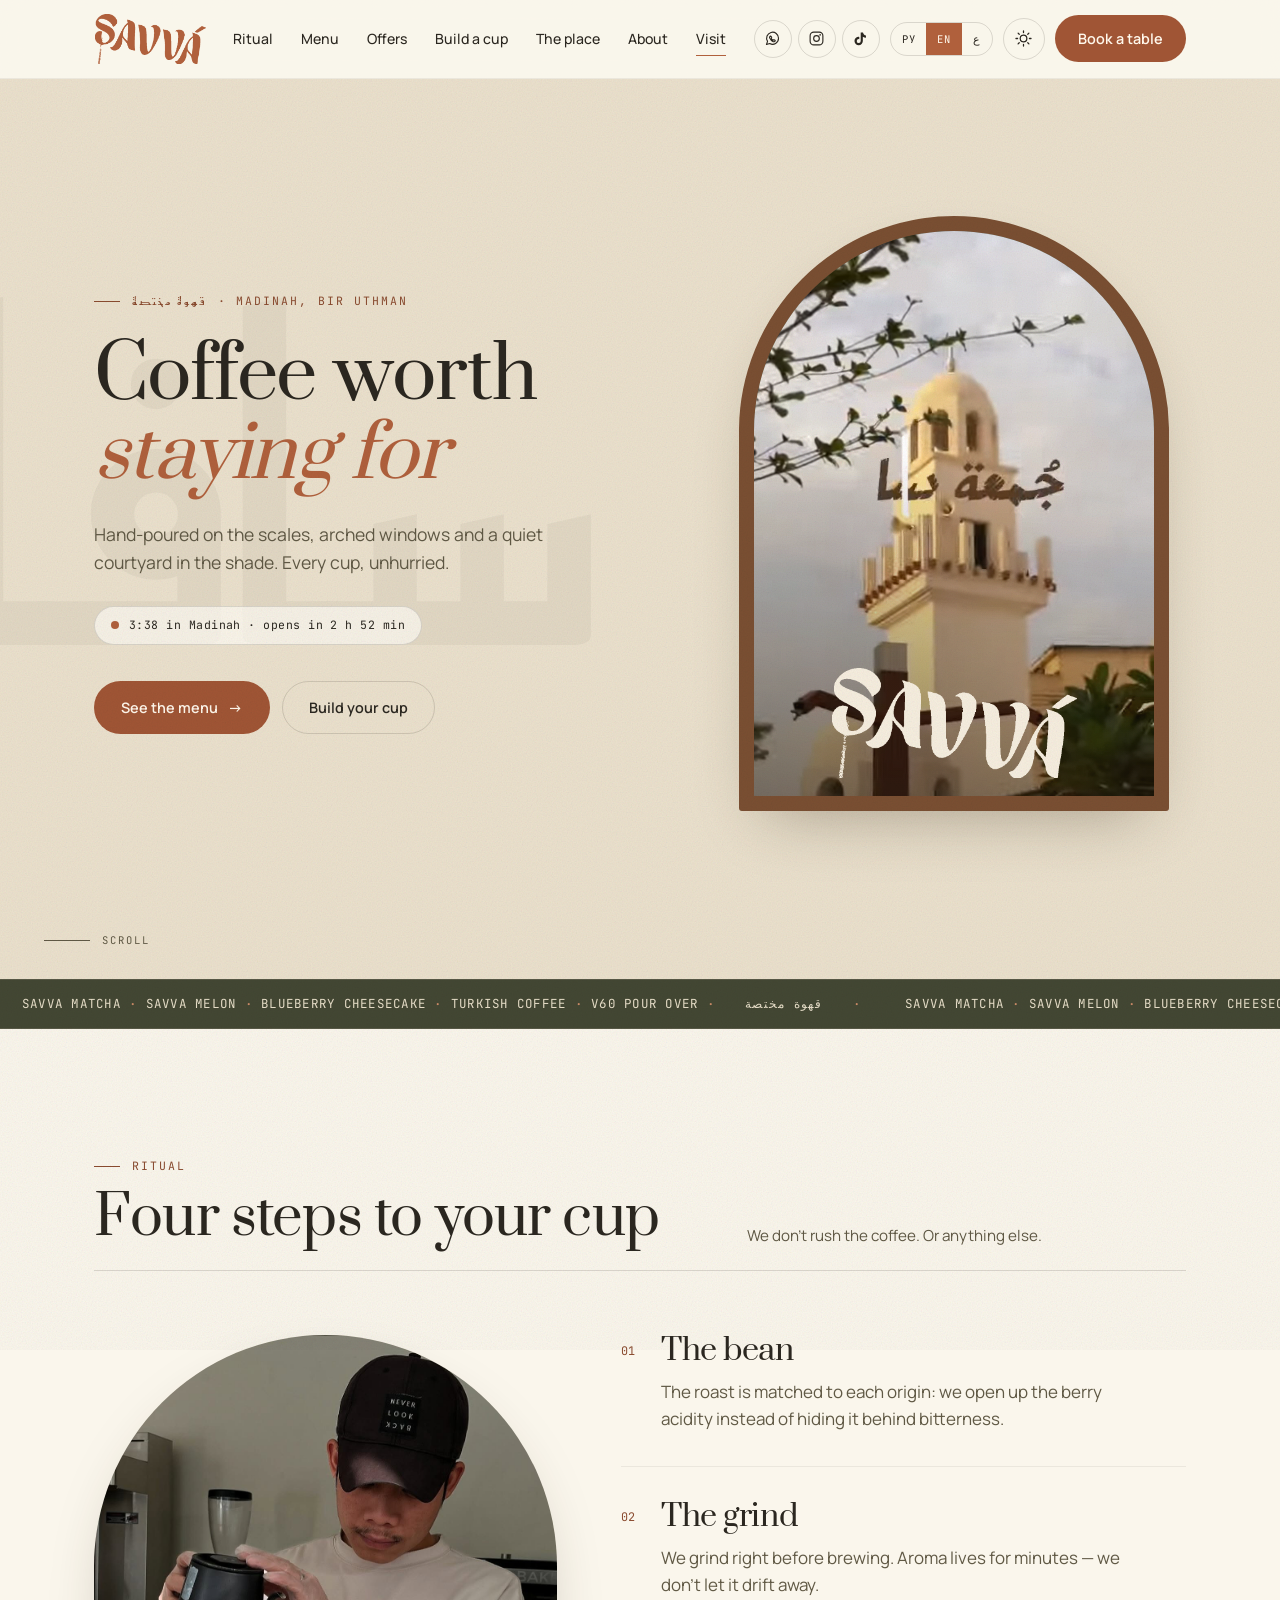
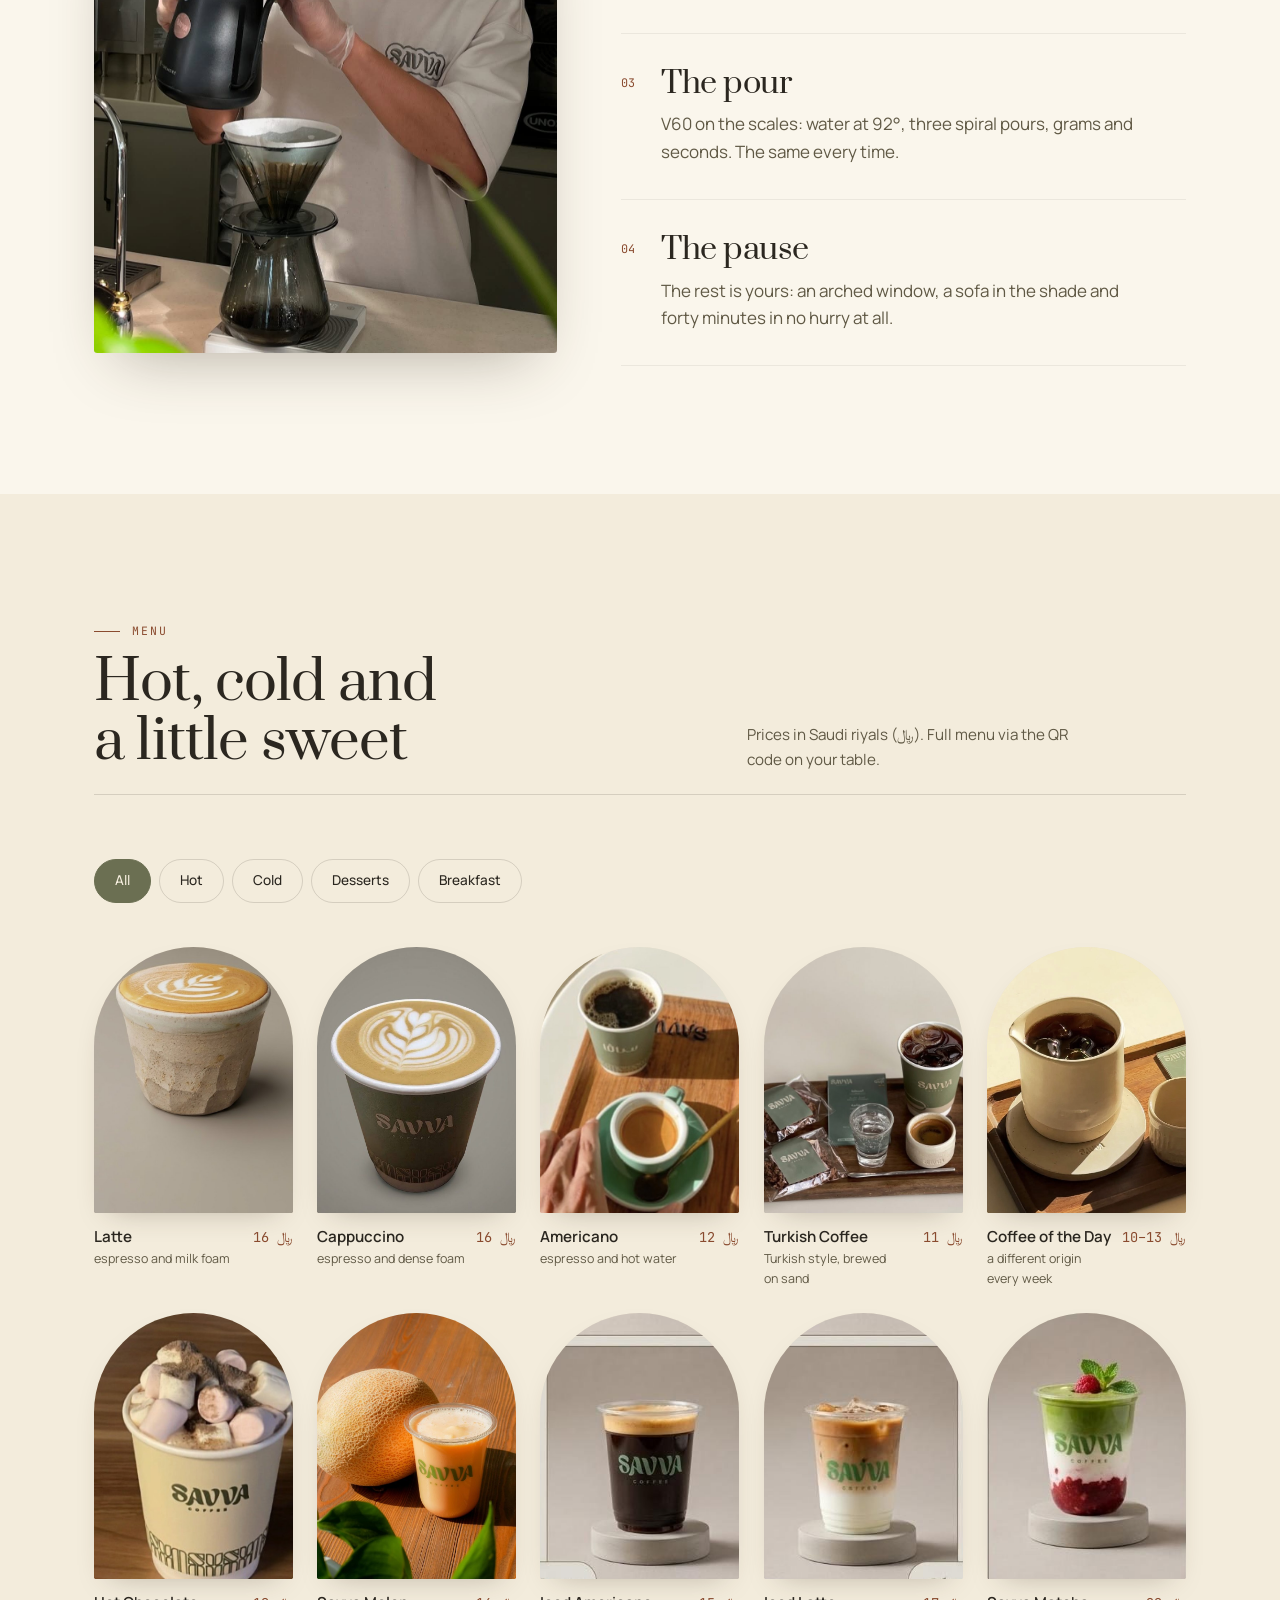
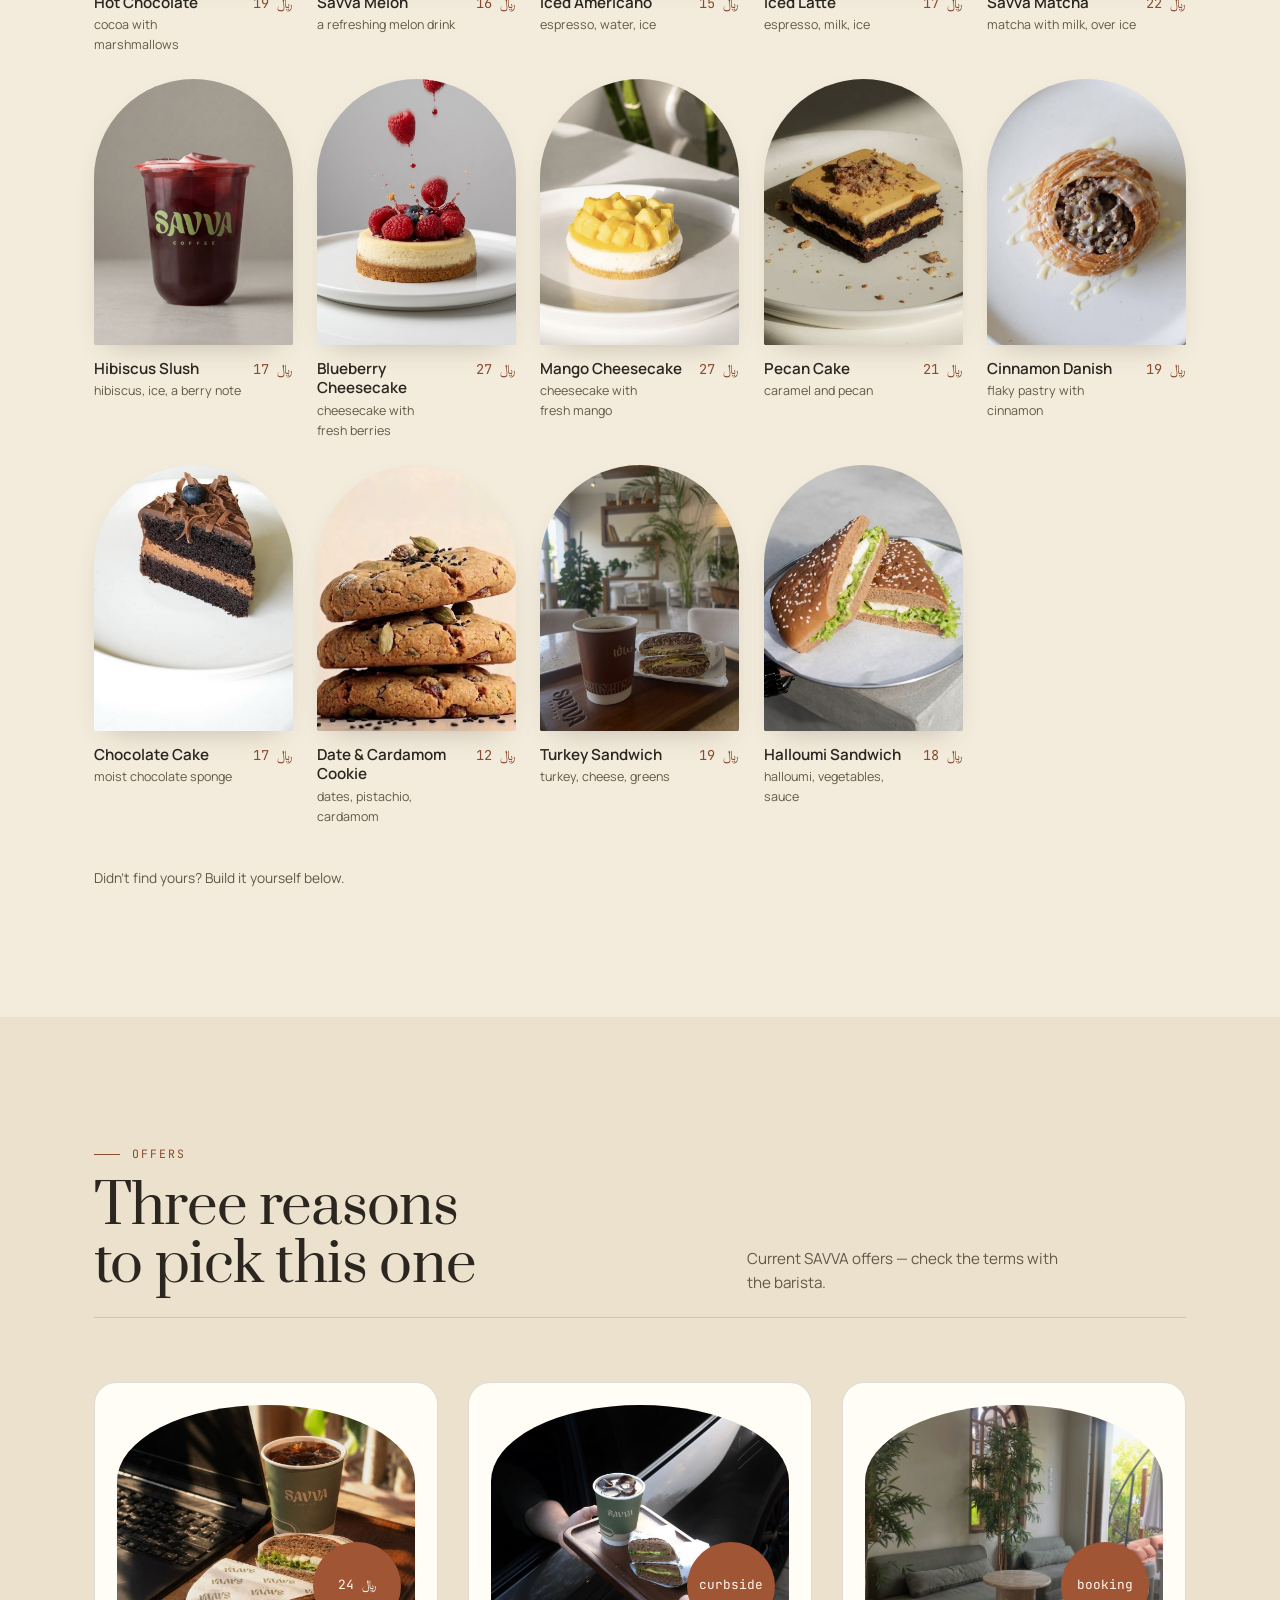
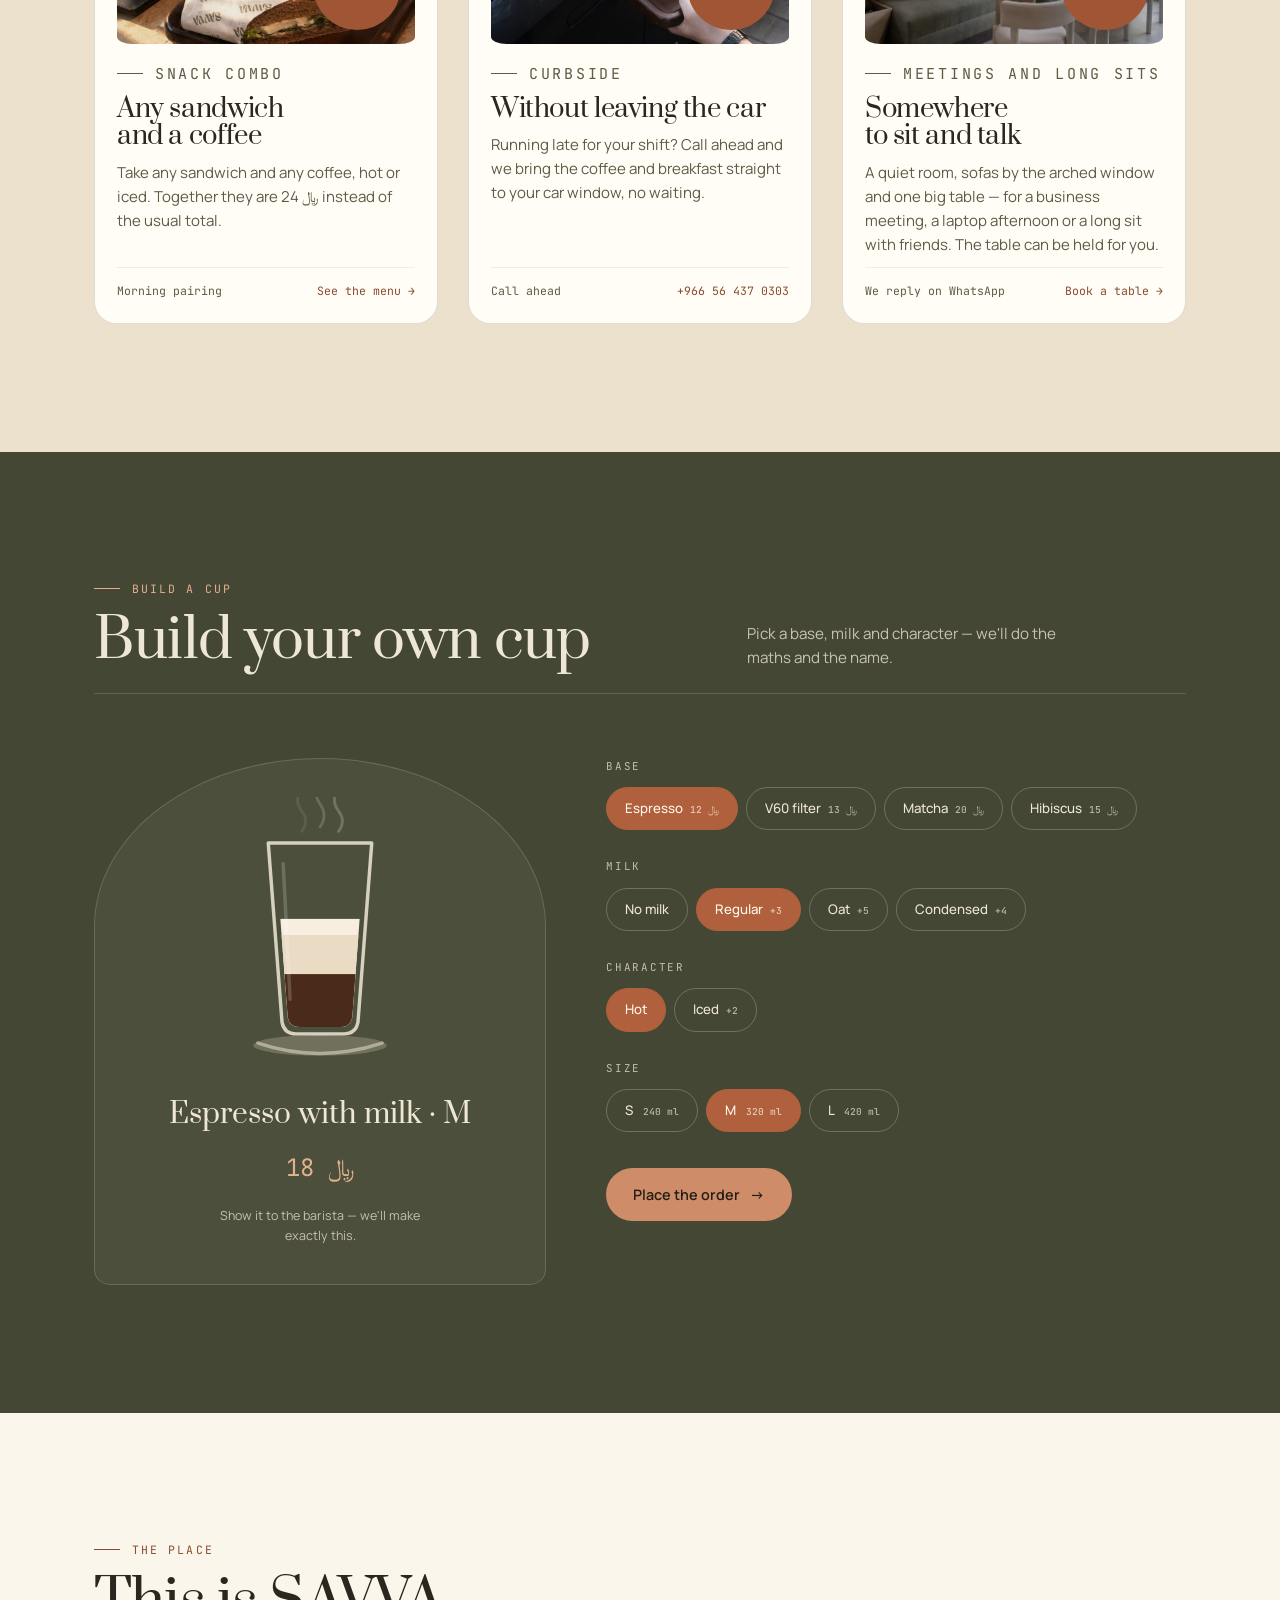
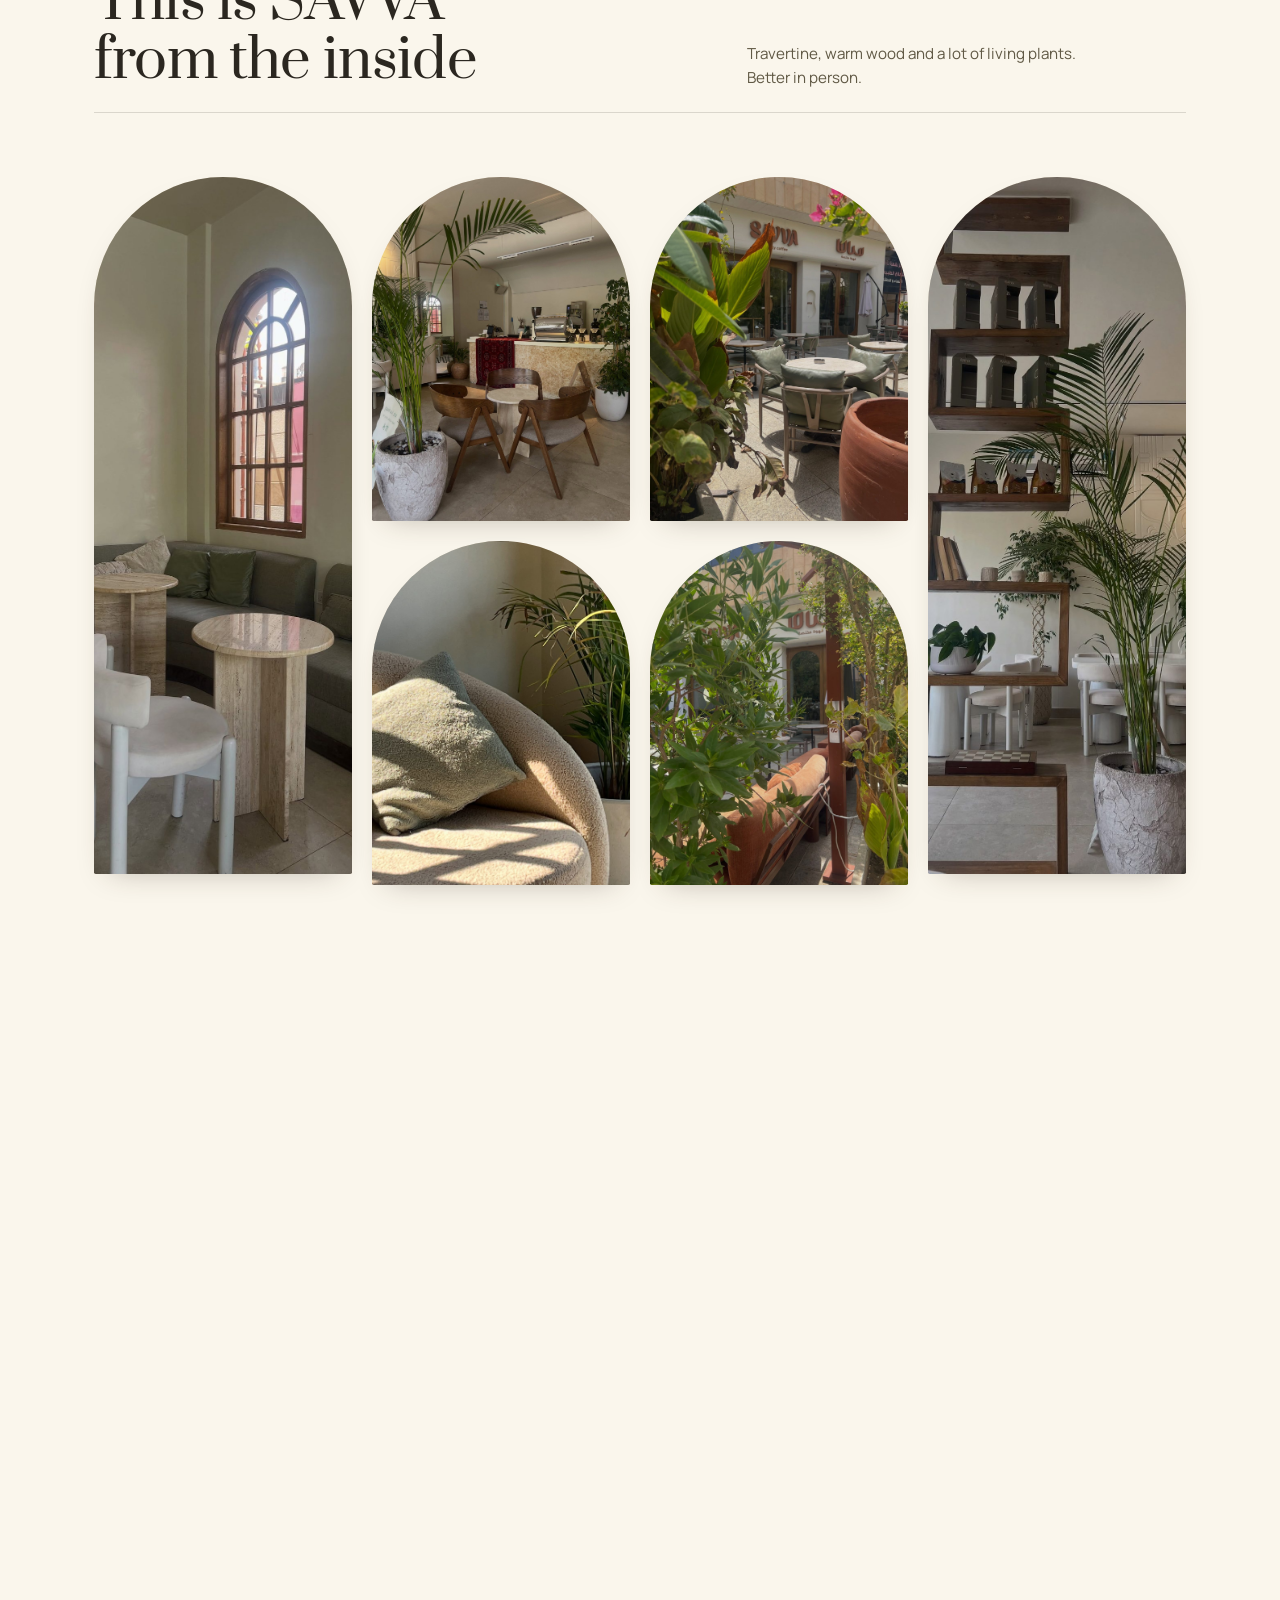
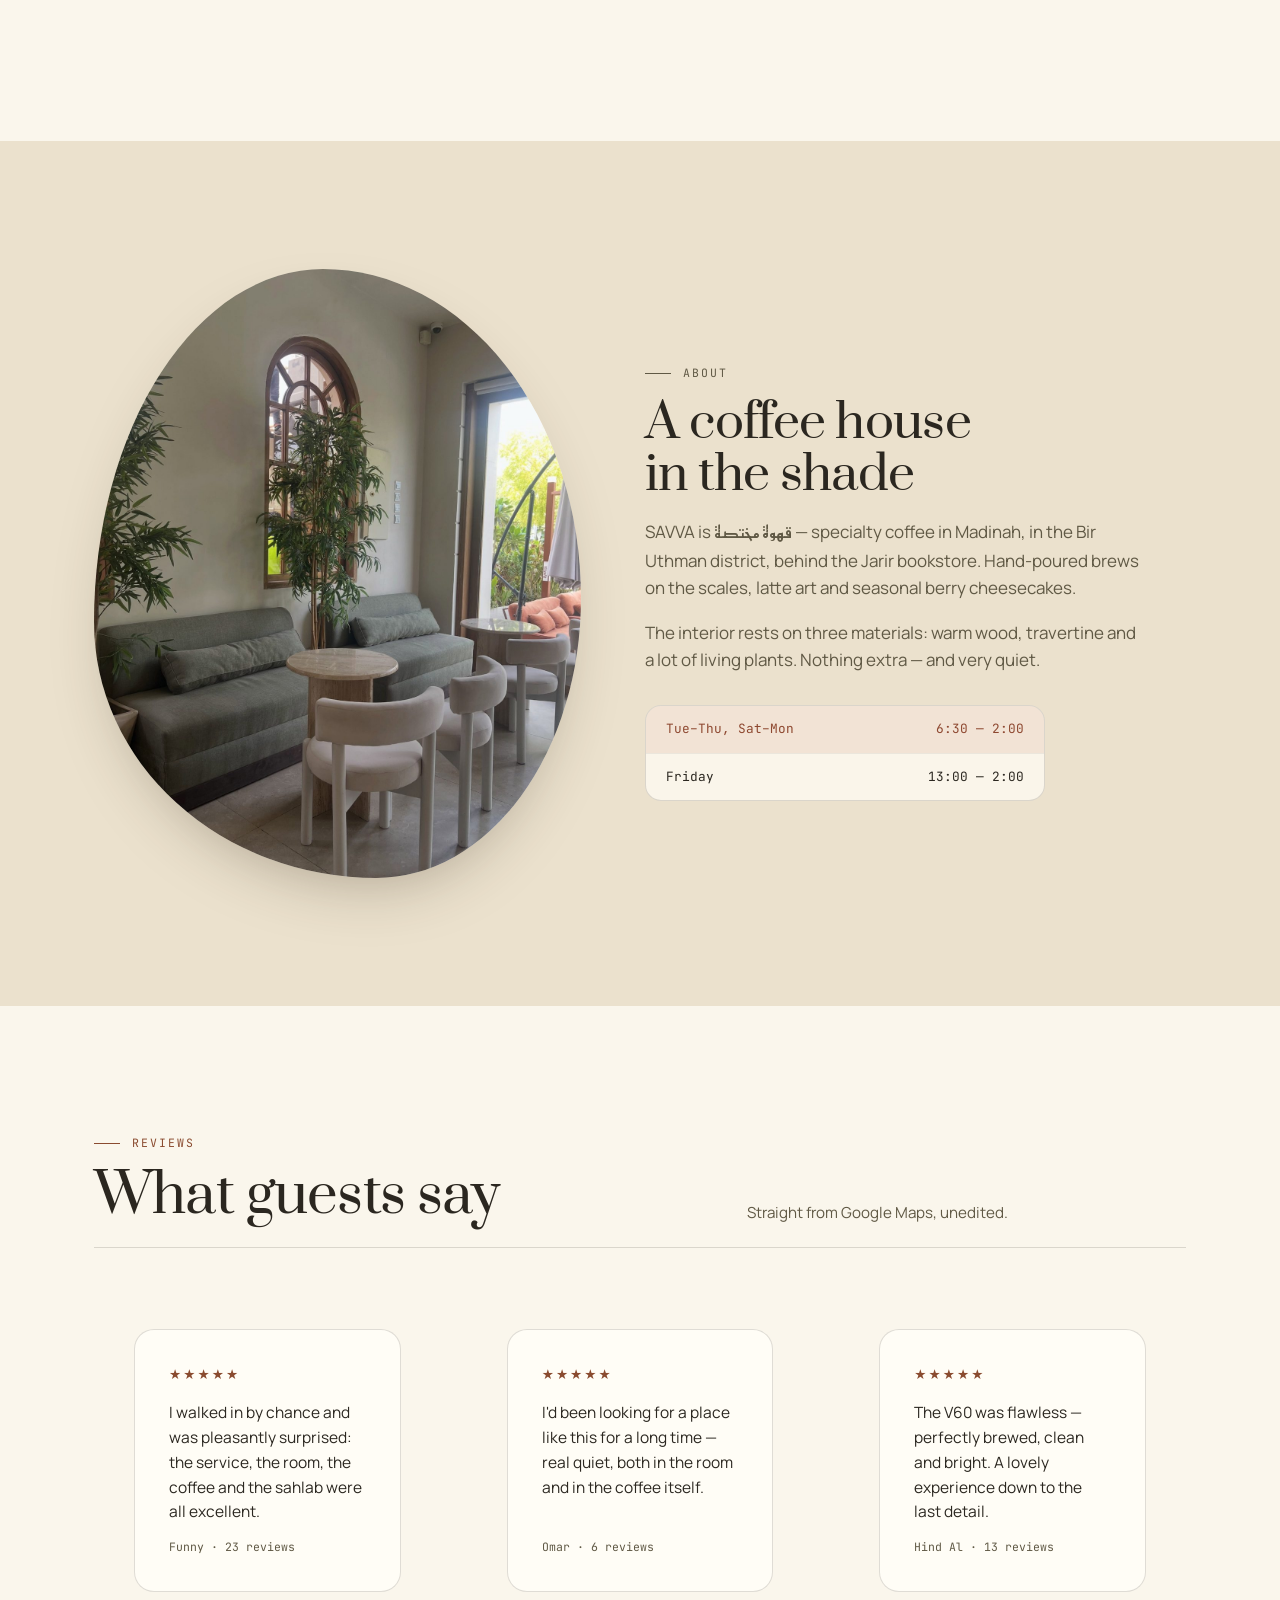
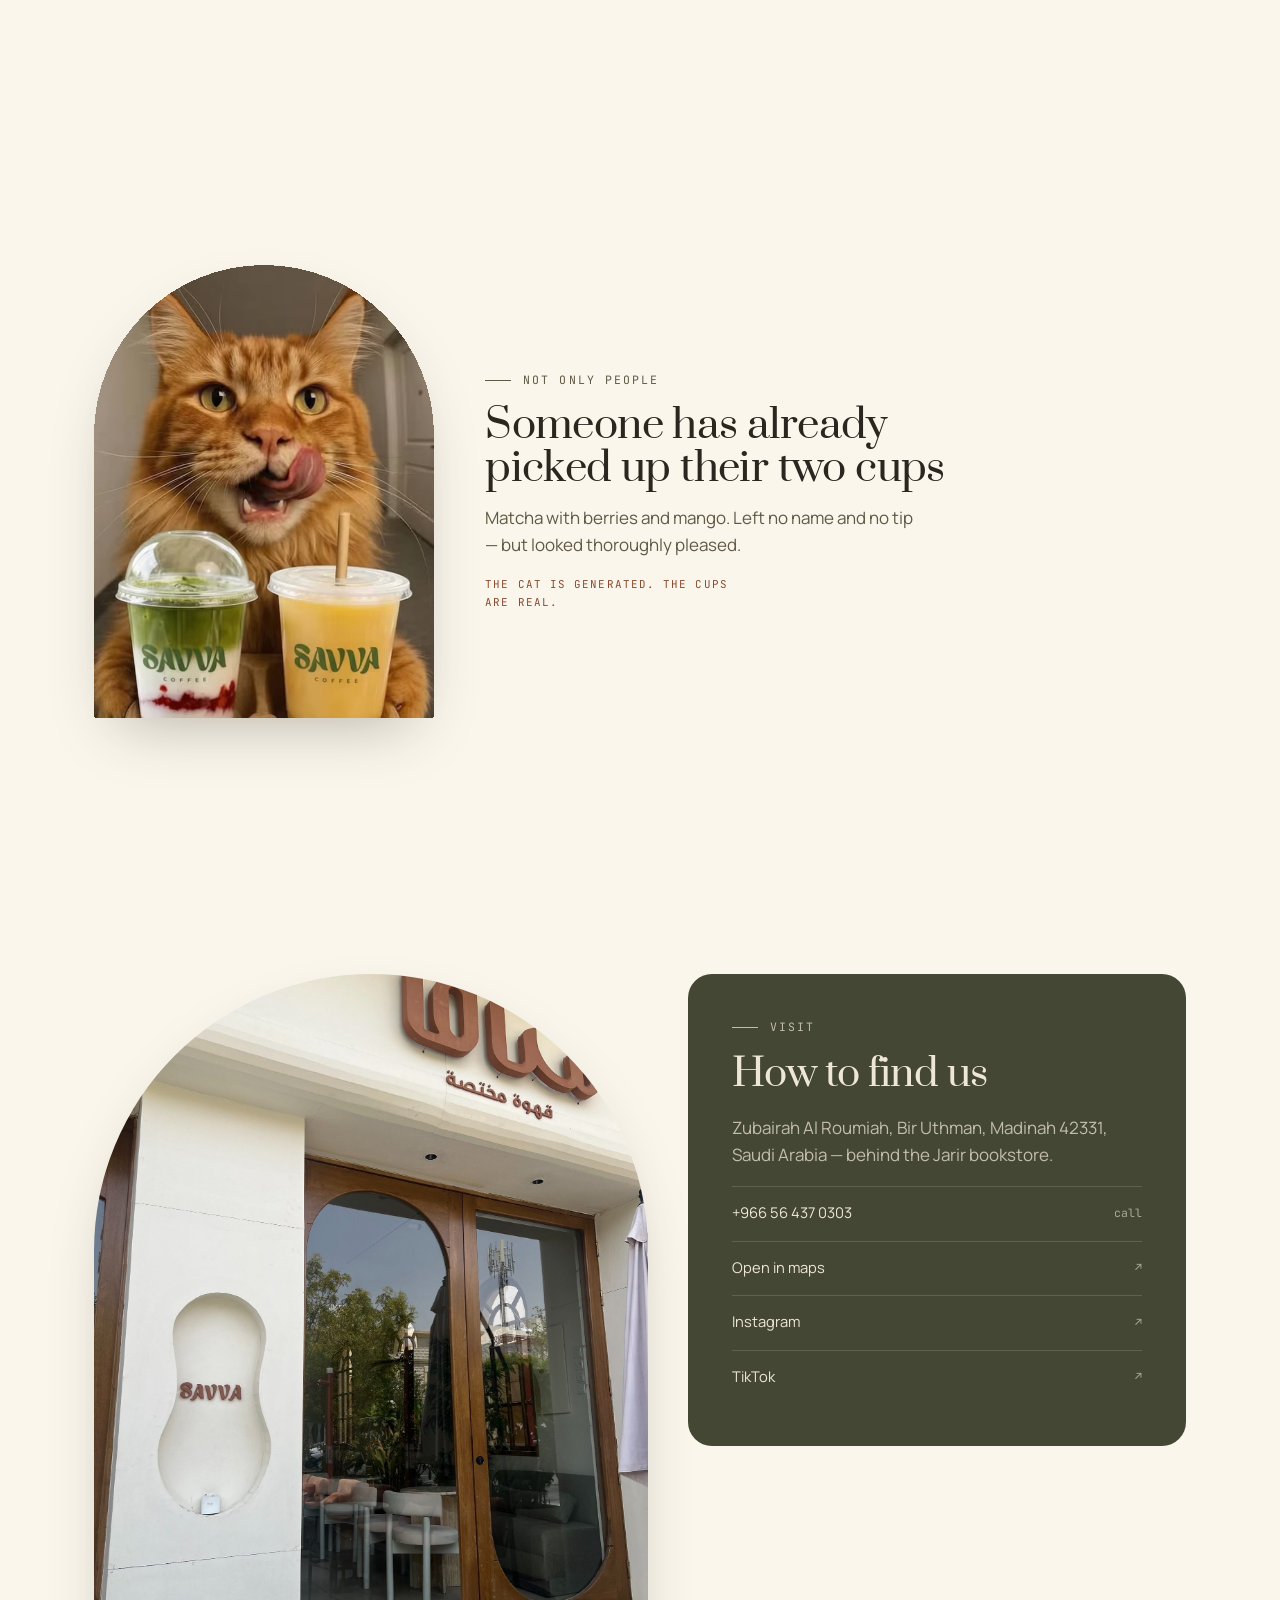
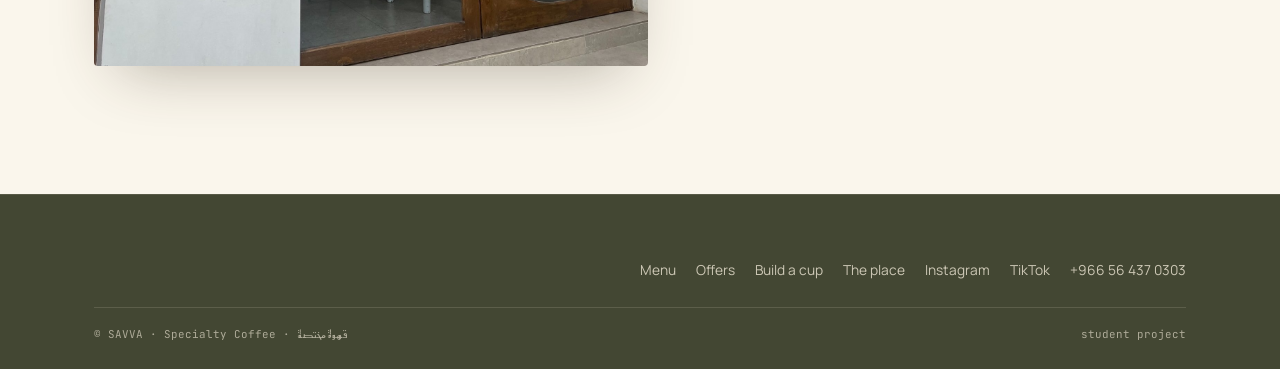
<file: index.html>
<!DOCTYPE html>
<html lang="ru" dir="ltr" data-theme="day">
<head>
<meta charset="utf-8">
<meta name="viewport" content="width=device-width, initial-scale=1, viewport-fit=cover">
<title>SAVVA — قهوة مختصة · спешелти-кофейня в Медине</title>
<meta name="description" content="SAVVA — specialty coffee в Медине, квартал Бир-Усман. Пуровер V60 на весах, авторская латте-арт, сезонные чизкейки и тихий двор в тени деревьев. Меню, цены, часы работы и адрес.">
<meta name="theme-color" content="#FAF6EC">
<meta name="author" content="SAVVA Specialty Coffee">
<meta property="og:type" content="website">
<meta property="og:site_name" content="SAVVA Specialty Coffee">
<meta property="og:title" content="SAVVA — قهوة مختصة · спешелти-кофейня в Медине">
<meta property="og:description" content="Пуровер на весах, арочные окна и тихий двор. Каждая чашка — вручную, без спешки.">
<meta property="og:image" content="images/entrance.jpg">
<meta property="og:locale" content="ru_RU">
<meta name="twitter:card" content="summary_large_image">
<link rel="icon" href="data:image/svg+xml,%3Csvg xmlns='http://www.w3.org/2000/svg' viewBox='0 0 32 32'%3E%3Crect width='32' height='32' rx='7' fill='%23B0603C'/%3E%3Cpath d='M9 24V15a7 7 0 0 1 14 0v9' fill='none' stroke='%23FAF6EC' stroke-width='2.6' stroke-linecap='round'/%3E%3C/svg%3E">

<link rel="preconnect" href="https://fonts.googleapis.com">
<link rel="preconnect" href="https://fonts.gstatic.com" crossorigin>
<link href="https://fonts.googleapis.com/css2?family=Prata&family=Manrope:wght@400;500;600;700&family=JetBrains+Mono:wght@400;500&family=Reem+Kufi:wght@400;500;600;700&family=Noto+Sans+Arabic:wght@300;400;500;600;700&display=swap" rel="stylesheet">

<style>
/* ==========================================================================
   SAVVA — specialty coffee, Медина
   Арт-дирекция «Арка»: арочная дверь и окно кофейни — главная форма сайта.
   Материалы: травертин, тёплое дерево, терракота вывески, оливковая ткань.
   ========================================================================== */

/* --- 1. Токены -------------------------------------------------------- */
:root {
  color-scheme: light;

  --paper:      #FAF6EC;  /* стена, основной фон */
  --travertine: #EBE1CD;  /* каменная панель */
  --cream:      #F3ECDC;  /* мягкая подложка */
  --panel:      #FFFDF6;  /* карточка */
  --ink:        #2B2720;  /* текст */
  --ink-soft:   #605945;  /* вторичный текст */
  --rust:       #B0603C;  /* терракота вывески — заливки и графика */
  --rust-text:  #8A4B2F;  /* та же терракота, но пригодная для мелкого текста */
  --btn-bg:     #A05535;  /* фон кнопки: 5.2:1 со светлой подписью */
  --btn-fg:     #FFF8EC;
  --clay-text:  #E3B08E;  /* акцент на тёмно-оливковом фоне */
  --rust-deep:  #8E4830;
  --clay:       #CE8C68;
  --olive:      #6B6F52;  /* ткань диванов */
  --olive-deep: #434733;
  --wood:       #7A4F32;  /* рамы дверей */
  --line:       rgba(43, 39, 32, 0.15);
  --line-soft:  rgba(43, 39, 32, 0.07);

  --shadow:     0 26px 64px -26px rgba(58, 44, 28, 0.38);
  --shadow-sm:  0 12px 30px -16px rgba(58, 44, 28, 0.34);
  --grain-op:   0.14;   /* плотнее — и мелкий текст перестаёт проходить WCAG */
  --grain-mode: multiply;

  --display: 'Prata', 'Times New Roman', Georgia, serif;
  --sans:    'Manrope', system-ui, -apple-system, 'Segoe UI', Arial, sans-serif;
  --mono:    'JetBrains Mono', ui-monospace, SFMono-Regular, Consolas, monospace;
  --arabic:  'Reem Kufi', 'Noto Kufi Arabic', 'Segoe UI', sans-serif;
  --arabic-sans: 'Noto Sans Arabic', 'Segoe UI', Tahoma, sans-serif;

  --maxw:   1180px;
  --gutter: clamp(20px, 5vw, 44px);
  --sect:   clamp(76px, 10vw, 146px);
  --ease:   cubic-bezier(0.22, 1, 0.36, 1);

  /* арка: верх — полукруг, низ — почти прямой */
  --arch:      999px 999px 14px 14px;
  --arch-soft: 50% 50% 16px 16px / 32% 32% 3% 3%;
  /* органичная ниша со стены, в которой висят буквы SAVVA */
  --niche: 47% 53% 42% 58% / 58% 54% 46% 42%;
}

/* Вечерний режим: SAVVA после заката */
[data-theme="night"] {
  color-scheme: dark;

  --paper:      #16130F;
  --travertine: #221D16;
  --cream:      #1D1913;
  --panel:      #211C15;
  --ink:        #F1E8D8;
  --ink-soft:   #A89B85;
  --rust:       #DB8757;
  --rust-text:  #DB8757;  /* на тёмном фоне светлая терракота уже читается */
  --btn-bg:     #DB8757;
  --btn-fg:     #16130F;  /* ночью подпись кнопки тёмная, иначе 2.6:1 */
  --clay-text:  #E3B08E;
  --rust-deep:  #C26E41;
  --clay:       #E3A87F;
  --olive:      #909774;
  --olive-deep: #272B1E;
  --wood:       #A9724C;
  --line:       rgba(241, 232, 216, 0.17);
  --line-soft:  rgba(241, 232, 216, 0.08);

  --shadow:     0 26px 64px -26px rgba(0, 0, 0, 0.8);
  --shadow-sm:  0 12px 30px -16px rgba(0, 0, 0, 0.7);
  --grain-op:   0.16;
  --grain-mode: soft-light;
}

/* Арабская версия: латинский Prata не содержит арабских глифов,
   поэтому на [lang="ar"] подменяем всю пару шрифтов целиком. */
[lang="ar"] {
  --display: 'Reem Kufi', 'Noto Kufi Arabic', Georgia, serif;
  --sans:    'Noto Sans Arabic', 'Segoe UI', Tahoma, sans-serif;
}
[lang="ar"] h1, [lang="ar"] h2, [lang="ar"] h3, [lang="ar"] h4 {
  font-weight: 600;
  line-height: 1.32;
  letter-spacing: 0;
}
[lang="ar"] body { line-height: 1.85; }

/* --- 2. База ---------------------------------------------------------- */
*, *::before, *::after { box-sizing: border-box; }

html { -webkit-text-size-adjust: 100%; }
html.is-ready { scroll-behavior: smooth; }

body {
  margin: 0;
  background: var(--paper);
  color: var(--ink);
  font-family: var(--sans);
  font-size: clamp(15px, 0.35vw + 14px, 17px);
  line-height: 1.6;
  overflow-x: hidden;
  transition: background 0.5s var(--ease), color 0.5s var(--ease);
}

h1, h2, h3, h4 {
  font-family: var(--display);
  font-weight: 400;
  line-height: 1.08;
  letter-spacing: -0.015em;
  margin: 0;
  text-wrap: balance;
}

p { margin: 0; text-wrap: pretty; }
a { color: inherit; }
img, video { display: block; max-width: 100%; }
button { font: inherit; color: inherit; }

:focus-visible {
  outline: 2px solid var(--rust);
  outline-offset: 3px;
  border-radius: 4px;
}

.visually-hidden {
  position: absolute; width: 1px; height: 1px;
  margin: -1px; padding: 0; border: 0;
  clip: rect(0 0 0 0); clip-path: inset(50%); overflow: hidden; white-space: nowrap;
}

.wrap {
  width: 100%;
  max-width: var(--maxw);
  margin-inline: auto;
  padding-inline: var(--gutter);
}

section { padding-block: var(--sect); position: relative; }

/* --- 3. Общие элементы ------------------------------------------------ */
.eyebrow {
  font-family: var(--mono);
  font-size: 0.72rem;
  letter-spacing: 0.18em;
  text-transform: uppercase;
  color: var(--rust-text);
  display: flex;
  align-items: center;
  gap: 12px;
}
.eyebrow::before {
  content: "";
  width: 26px; height: 1px;
  background: currentColor;
  flex: none;
}

.section-head {
  display: grid;
  gap: clamp(16px, 3vw, 40px);
  grid-template-columns: 1fr;
  align-items: end;
  margin-bottom: clamp(36px, 5vw, 64px);
  padding-bottom: 22px;
  border-bottom: 1px solid var(--line);
}
@media (min-width: 820px) {
  .section-head { grid-template-columns: 1.4fr 1fr; }
}
.section-head h2 { font-size: clamp(2rem, 5.2vw, 3.4rem); margin-top: 14px; }
.section-head .note {
  color: var(--ink-soft);
  font-size: 0.95rem;
  max-width: 38ch;
}

.ar { font-family: var(--arabic); direction: rtl; unicode-bidi: isolate; }

.btn {
  background: var(--btn-bg);
  color: var(--btn-fg);
  display: inline-flex;
  align-items: center;
  gap: 10px;
  padding: 14px 26px;
  border: 1px solid transparent;
  border-radius: 999px;
  font-size: 0.9rem;
  font-weight: 600;
  text-decoration: none;
  cursor: pointer;
  transition: transform 0.35s var(--ease), background 0.3s, box-shadow 0.35s var(--ease);
  will-change: transform;
}
.btn:hover { transform: translateY(-3px); box-shadow: var(--shadow-sm); }
.btn:active { transform: translateY(-1px); }
.btn .arrow { transition: transform 0.35s var(--ease); }
.btn:hover .arrow { transform: translateX(4px); }

.btn-ghost {
  background: transparent;
  color: var(--ink);
  border-color: var(--line);
}
.btn-ghost:hover { border-color: var(--rust); color: var(--rust-text); }

.btn-light {
  background: transparent;
  color: #F6EEDF;
  border-color: rgba(246, 238, 223, 0.45);
}
.btn-light:hover { background: rgba(246, 238, 223, 0.12); }

/* --- 4. Плёнка зерна и курсор ----------------------------------------- */
.grain {
  position: fixed;
  inset: -50%;
  z-index: 8;
  pointer-events: none;
  opacity: var(--grain-op);
  mix-blend-mode: var(--grain-mode);
  background-image: url("data:image/svg+xml,%3Csvg xmlns='http://www.w3.org/2000/svg' width='200' height='200'%3E%3Cfilter id='n'%3E%3CfeTurbulence type='fractalNoise' baseFrequency='0.8' numOctaves='3' stitchTiles='stitch'/%3E%3C/filter%3E%3Crect width='100%25' height='100%25' filter='url(%23n)'/%3E%3C/svg%3E");
  transition: opacity 0.5s var(--ease);
}

.cursor, .cursor-ring {
  position: fixed;
  top: 0; left: 0;
  z-index: 200;
  pointer-events: none;
  border-radius: 50%;
  opacity: 0;
  transition: opacity 0.3s, width 0.3s var(--ease), height 0.3s var(--ease),
              background 0.3s, border-color 0.3s;
}
.cursor { width: 7px; height: 7px; background: var(--rust); }
.cursor-ring { width: 34px; height: 34px; border: 1px solid var(--rust); }
body.cursor-on .cursor, body.cursor-on .cursor-ring { opacity: 1; }
body.cursor-on.cursor-hot .cursor-ring { width: 58px; height: 58px; background: rgba(176, 96, 60, 0.1); }
body.cursor-on.cursor-hot .cursor { width: 4px; height: 4px; }
@media (hover: none), (pointer: coarse) {
  .cursor, .cursor-ring { display: none; }
}

/* --- 5. Прелоадер: открывается дверь ---------------------------------- */
.preloader {
  position: fixed;
  inset: 0;
  z-index: 300;
  display: grid;
  place-items: center;
  background: var(--travertine);
  transition: opacity 0.6s var(--ease), visibility 0.6s;
}
.preloader__door {
  width: min(58vw, 230px);
  aspect-ratio: 3 / 4;
  border: 1px solid var(--wood);
  border-radius: var(--arch);
  display: grid;
  place-items: center;
  background: var(--paper);
  transform: scale(0.94);
  opacity: 0;
  animation: doorIn 0.8s var(--ease) 0.05s forwards;
}
.preloader__logo {
  width: 62%;
  aspect-ratio: 800 / 355;
  background: var(--rust);
  -webkit-mask: url('images/logo-savva.png') no-repeat center / contain;
  mask: url('images/logo-savva.png') no-repeat center / contain;
  opacity: 0;
  animation: fadeUp 0.7s var(--ease) 0.35s forwards;
}
@keyframes doorIn  { to { transform: scale(1); opacity: 1; } }
@keyframes fadeUp  { from { transform: translateY(10px); } to { transform: none; opacity: 1; } }
body.loaded .preloader { opacity: 0; visibility: hidden; }
/* если скрипт не выполнился — заставка уйдёт сама */
.preloader { animation: preloaderOut 0.6s var(--ease) 3s forwards; }
@keyframes preloaderOut { to { opacity: 0; visibility: hidden; } }

/* --- 6. Шапка --------------------------------------------------------- */
.progress {
  position: fixed;
  inset-block-start: 0;
  inset-inline-start: 0;
  height: 2px;
  width: 0;
  background: var(--rust);
  z-index: 90;
  transition: width 0.1s linear;
}

header {
  position: sticky;
  top: env(safe-area-inset-top, 0px);
  z-index: 70;
  background: color-mix(in srgb, var(--paper) 88%, transparent);
  -webkit-backdrop-filter: blur(14px) saturate(1.3);
  backdrop-filter: blur(14px) saturate(1.3);
  border-bottom: 1px solid var(--line-soft);
  transition: background 0.4s, border-color 0.4s;
}

.nav {
  display: flex;
  align-items: center;
  justify-content: space-between;
  gap: 18px;
  height: clamp(62px, 8vw, 78px);
}

.brand { display: flex; align-items: center; gap: 12px; text-decoration: none; }
.brand__mark {
  width: clamp(88px, 12vw, 112px);
  aspect-ratio: 800 / 355;
  background: var(--rust);
  -webkit-mask: url('images/logo-savva.png') no-repeat center / contain;
  mask: url('images/logo-savva.png') no-repeat center / contain;
  transition: background 0.4s;
}
.brand:hover .brand__mark { background: var(--ink); }
.brand__sub {
  font-family: var(--mono);
  font-size: 0.6rem;
  letter-spacing: 0.16em;
  color: var(--ink-soft);
  border-inline-start: 1px solid var(--line);
  padding-inline-start: 12px;
  line-height: 1.35;
}
@media (max-width: 560px) { .brand__sub { display: none; } }
/* С 1160px в строку выходят семь пунктов меню, и по замеру в русской
   версии на всё оставалось 8 пикселей. «SPECIALTY COFFEE» — подпись
   к логотипу, а не он сам: она есть и в подвале, и на первом экране,
   а здесь освобождает 93 пикселя. */
@media (min-width: 1160px) { .brand__sub { display: none; } }

.nav__links { display: none; gap: clamp(18px, 2.2vw, 28px); }
/* 1160, а не 1020: на 1020 строка шапки ещё уже своей max-width,
   и пункты меню вместе со значками в неё не помещаются */
@media (min-width: 1160px) { .nav__links { display: flex; } }
.nav__links a {
  position: relative;
  white-space: nowrap;
  font-size: 0.88rem;
  font-weight: 500;
  text-decoration: none;
  padding-block: 6px;
}
.nav__links a::after {
  content: "";
  position: absolute;
  inset-inline-start: 0; bottom: 0;
  width: 100%; height: 1px;
  background: var(--rust);
  transform: scaleX(0);
  transform-origin: right;
  transition: transform 0.4s var(--ease);
}
.nav__links a:hover::after, .nav__links a[aria-current="true"]::after {
  transform: scaleX(1);
  transform-origin: left;
}
[dir="rtl"] .nav__links a::after { transform-origin: left; }
[dir="rtl"] .nav__links a:hover::after,
[dir="rtl"] .nav__links a[aria-current="true"]::after { transform-origin: right; }

.nav__side { display: flex; align-items: center; gap: 10px; }

.icon-btn {
  width: 42px; height: 42px;
  display: grid; place-items: center;
  border: 1px solid var(--line);
  border-radius: 999px;
  background: transparent;
  cursor: pointer;
  transition: border-color 0.3s, color 0.3s, transform 0.3s var(--ease);
}
.icon-btn:hover { border-color: var(--rust); color: var(--rust); transform: rotate(-12deg); }
.icon-btn svg { width: 19px; height: 19px; }
.theme-toggle .moon { display: none; }
[data-theme="night"] .theme-toggle .sun  { display: none; }
[data-theme="night"] .theme-toggle .moon { display: block; }

.nav__cta { display: none; }
@media (min-width: 720px) { .nav__cta { display: inline-flex; padding: 11px 22px; } }

.burger { display: grid; }
@media (min-width: 1160px) { .burger { display: none; } }
.burger span {
  display: block; width: 17px; height: 1.5px;
  background: currentColor; border-radius: 2px;
  transition: transform 0.35s var(--ease), opacity 0.2s;
}
.burger span + span { margin-top: 4px; }
body.menu-open .burger span:nth-child(1) { transform: translateY(5.5px) rotate(45deg); }
body.menu-open .burger span:nth-child(2) { opacity: 0; }
body.menu-open .burger span:nth-child(3) { transform: translateY(-5.5px) rotate(-45deg); }

/* мобильное меню */
.mobile-menu {
  position: fixed;
  inset: 0;
  z-index: 65;
  background: var(--travertine);
  display: grid;
  align-content: center;
  gap: 6px;
  padding: 20vh var(--gutter) 10vh;
  clip-path: circle(0% at calc(100% - 44px) 40px);
  transition: clip-path 0.7s var(--ease);
  visibility: hidden;
}
[dir="rtl"] .mobile-menu { clip-path: circle(0% at 44px 40px); }
body.menu-open .mobile-menu {
  clip-path: circle(145% at calc(100% - 44px) 40px);
  visibility: visible;
}
[dir="rtl"] body.menu-open .mobile-menu { clip-path: circle(145% at 44px 40px); }
.mobile-menu a {
  font-family: var(--display);
  font-size: clamp(2rem, 9vw, 3rem);
  text-decoration: none;
  padding-block: 6px;
  border-bottom: 1px solid var(--line-soft);
  opacity: 0;
  transform: translateY(14px);
  transition: opacity 0.5s var(--ease), transform 0.5s var(--ease), color 0.3s;
}
.mobile-menu a:hover { color: var(--rust); }
body.menu-open .mobile-menu a { opacity: 1; transform: none; }
body.menu-open .mobile-menu a:nth-child(1) { transition-delay: 0.18s; }
body.menu-open .mobile-menu a:nth-child(2) { transition-delay: 0.24s; }
body.menu-open .mobile-menu a:nth-child(3) { transition-delay: 0.30s; }
body.menu-open .mobile-menu a:nth-child(4) { transition-delay: 0.36s; }
body.menu-open .mobile-menu a:nth-child(5) { transition-delay: 0.42s; }
body.menu-open .mobile-menu a:nth-child(6) { transition-delay: 0.48s; }

/* значки соцсетей: в шапке — с 620px, ниже уезжают в меню под бургером,
   потому что на 390px строка шапки их уже не вмещает */
.socials { display: none; gap: 6px; }
@media (min-width: 620px) { .socials { display: flex; } }
.socials a {
  width: 38px; height: 38px;
  display: grid; place-items: center;
  color: inherit;
  text-decoration: none;
  border: 1px solid var(--line);
  border-radius: 999px;
  font-family: var(--mono);
  font-size: 0.62rem;
  letter-spacing: 0.04em;
  transition: border-color 0.3s, color 0.3s, transform 0.3s var(--ease);
}
.socials a:hover { border-color: var(--rust); color: var(--rust-text); transform: translateY(-2px); }
.socials svg { width: 17px; height: 17px; }
/* display: grid выше перебивает атрибут hidden из стилей браузера,
   и скрытый значок всё равно занимал бы место */
.socials a[hidden] { display: none; }

/* Шапка ограничена --maxw, и её содержимое должно укладываться в эту
   ширину на любом экране: сама она шире не станет. Проверено замером
   на всех трёх языках. */

.mobile-menu .socials { display: flex; gap: 10px; margin-top: 20px; }
.mobile-menu .socials a {
  width: 46px; height: 46px;
  font-family: var(--mono);
  font-size: 0.72rem;
  padding: 0;
  border-bottom: 1px solid var(--line);
}
.mobile-menu .socials svg { width: 20px; height: 20px; }

/* переключатель языка */
.lang {
  display: flex;
  border: 1px solid var(--line);
  border-radius: 999px;
  overflow: hidden;
}
.lang button {
  padding: 8px 11px;
  font-family: var(--mono);
  font-size: 0.66rem;
  letter-spacing: 0.08em;
  text-transform: uppercase;
  background: transparent;
  border: 0;
  cursor: pointer;
  transition: background 0.3s, color 0.3s;
}
.lang button:hover { color: var(--rust-text); }
.lang button[aria-pressed="true"] { background: var(--rust); color: #FFF8EC; }
@media (max-width: 400px) { .lang button { padding: 8px 8px; font-size: 0.6rem; } }

/* --- 7. Герой: дверь SAVVA -------------------------------------------- */
.hero {
  position: relative;
  min-height: 100svh;
  display: grid;
  align-items: center;
  overflow: hidden;
  background: var(--travertine);
  padding-block: clamp(34px, 6vw, 64px) clamp(56px, 8vw, 96px);
}
/* огромная арабская подпись как штукатурка на стене */
.hero__watermark {
  position: absolute;
  inset-inline-end: -4%;
  top: 46%;
  transform: translateY(-50%);
  font-family: var(--arabic);
  font-size: clamp(9rem, 34vw, 30rem);
  line-height: 0.8;
  color: var(--ink);
  opacity: 0.045;
  pointer-events: none;
  user-select: none;
  white-space: nowrap;
}

.hero__grid {
  display: grid;
  gap: clamp(30px, 5vw, 60px);
  grid-template-columns: 1fr;
  align-items: center;
  position: relative;
  z-index: 2;
}
@media (min-width: 960px) {
  .hero__grid { grid-template-columns: 1fr 0.82fr; }
}

.hero h1 {
  font-size: clamp(2.5rem, 6.4vw, 4.6rem);
  margin-block: clamp(16px, 2.4vw, 26px) 0;
}
.hero h1 em {
  font-style: italic;
  color: var(--rust);
}
.hero__lead {
  margin-top: clamp(16px, 2.4vw, 24px);
  max-width: 46ch;
  color: var(--ink-soft);
  font-size: clamp(1rem, 0.4vw + 0.94rem, 1.1rem);
}
.hero__cta {
  margin-top: clamp(24px, 3.4vw, 36px);
  display: flex;
  gap: 12px;
  flex-wrap: wrap;
}

/* индикатор «сейчас открыто», считается по реальному времени в Медине */
.status {
  display: inline-flex;
  align-items: center;
  gap: 10px;
  margin-top: clamp(22px, 3vw, 30px);
  padding: 9px 16px;
  border: 1px solid var(--line);
  border-radius: 999px;
  background: color-mix(in srgb, var(--panel) 70%, transparent);
  font-family: var(--mono);
  font-size: 0.72rem;
  letter-spacing: 0.04em;
}
.status__dot {
  width: 8px; height: 8px;
  border-radius: 50%;
  background: var(--ink-soft);
  flex: none;
}
.status.is-open  .status__dot { background: #6E9A52; animation: pulse 2.6s infinite; }
.status.is-shut  .status__dot { background: var(--rust); }
@keyframes pulse {
  0%   { box-shadow: 0 0 0 0 rgba(110, 154, 82, 0.55); }
  70%  { box-shadow: 0 0 0 9px rgba(110, 154, 82, 0); }
  100% { box-shadow: 0 0 0 0 rgba(110, 154, 82, 0); }
}

/* сам портал — арочная дверь с деревянной рамой */
.portal {
  position: relative;
  width: min(100%, 430px);
  margin-inline: auto;
  aspect-ratio: 3 / 4.15;
  border: clamp(9px, 1.5vw, 15px) solid var(--wood);
  border-radius: var(--arch);
  overflow: hidden;
  box-shadow: var(--shadow);
  background: var(--olive-deep);
  transform: scale(0.82);
  opacity: 0;
  animation: portalIn 1.2s var(--ease) 0.45s forwards;
}
@keyframes portalIn { to { transform: none; opacity: 1; } }
.portal video, .portal img {
  position: absolute;
  inset: 0;
  width: 100%; height: 100%;
  object-fit: cover;
}
.portal::after {
  content: "";
  position: absolute;
  inset: 0;
  background: linear-gradient(190deg, rgba(43, 39, 32, 0) 42%, rgba(30, 24, 16, 0.55) 100%);
  pointer-events: none;
}
/* блик стекла */
.portal::before {
  content: "";
  position: absolute;
  z-index: 2;
  inset-block-start: -30%;
  inset-inline-start: -60%;
  width: 55%; height: 170%;
  background: linear-gradient(90deg, rgba(255, 250, 240, 0) 0%, rgba(255, 250, 240, 0.22) 50%, rgba(255, 250, 240, 0) 100%);
  transform: rotate(14deg);
  animation: glint 7s ease-in-out 2s infinite;
  pointer-events: none;
}
@keyframes glint {
  0%, 68%  { inset-inline-start: -60%; }
  88%, 100% { inset-inline-start: 130%; }
}

.portal__plate {
  position: absolute;
  z-index: 3;
  inset-block-end: 18px;
  inset-inline-start: 50%;
  transform: translateX(-50%);
  width: 62%;
  aspect-ratio: 800 / 355;
  background: #F6EEDF;
  -webkit-mask: url('images/logo-savva.png') no-repeat center / contain;
  mask: url('images/logo-savva.png') no-repeat center / contain;
}
[dir="rtl"] .portal__plate { transform: translateX(50%); }

.scroll-cue {
  position: absolute;
  inset-block-end: clamp(18px, 3vw, 30px);
  inset-inline-start: var(--gutter);
  z-index: 3;
  display: flex;
  align-items: center;
  gap: 12px;
  font-family: var(--mono);
  font-size: 0.66rem;
  letter-spacing: 0.18em;
  text-transform: uppercase;
  color: var(--ink-soft);
}
.scroll-cue__line {
  width: 46px; height: 1px;
  background: currentColor;
  transform-origin: left;
  animation: cue 2.6s var(--ease) infinite;
}
[dir="rtl"] .scroll-cue__line { transform-origin: right; }
@keyframes cue {
  0%, 100% { transform: scaleX(0.3); opacity: 0.5; }
  50%      { transform: scaleX(1);   opacity: 1; }
}
@media (max-width: 960px) { .scroll-cue { display: none; } }

/* --- 8. Бегущая строка ------------------------------------------------ */
.ticker {
  background: var(--olive-deep);
  color: #E8DFC9;
  padding-block: 14px;
  overflow: hidden;
  border-block: 1px solid rgba(232, 223, 201, 0.12);
}
.ticker__track {
  display: flex;
  width: max-content;
  animation: marquee 42s linear infinite;
}
.ticker:hover .ticker__track { animation-play-state: paused; }
.ticker__track span {
  font-family: var(--mono);
  font-size: 0.78rem;
  letter-spacing: 0.1em;
  white-space: nowrap;
  padding-inline: 22px;
}
.ticker__track span i { color: var(--clay); font-style: normal; }
@keyframes marquee { to { transform: translateX(-50%); } }
[dir="rtl"] .ticker__track { animation-name: marqueeRtl; }
@keyframes marqueeRtl { to { transform: translateX(50%); } }

/* --- 9. Ритуал -------------------------------------------------------- */
.ritual__grid {
  display: grid;
  gap: clamp(30px, 5vw, 64px);
  grid-template-columns: 1fr;
}
@media (min-width: 900px) {
  .ritual__grid { grid-template-columns: 0.82fr 1fr; align-items: start; }
  .ritual__media { position: sticky; top: 104px; }
}
.ritual__media {
  border-radius: var(--arch);
  overflow: hidden;
  aspect-ratio: 3 / 4;
  box-shadow: var(--shadow);
  background: var(--cream);
}
.ritual__media img { width: 100%; height: 100%; object-fit: cover; }

.step {
  display: grid;
  grid-template-columns: auto 1fr;
  gap: clamp(14px, 3vw, 26px);
  padding-block: clamp(22px, 3.4vw, 34px);
  border-bottom: 1px solid var(--line-soft);
}
.step:first-child { padding-top: 0; }
.step__num {
  font-family: var(--mono);
  font-size: 0.74rem;
  color: var(--rust-text);
  padding-top: 0.55em;
}
.step h3 { font-size: clamp(1.3rem, 2.8vw, 1.9rem); }
.step p { margin-top: 10px; color: var(--ink-soft); max-width: 48ch; }

/* --- 10. Меню --------------------------------------------------------- */
.menu { background: var(--cream); }
.tabs {
  display: flex;
  gap: 8px;
  flex-wrap: wrap;
  margin-bottom: clamp(26px, 4vw, 44px);
}
.tab {
  padding: 10px 20px;
  border: 1px solid var(--line);
  border-radius: 999px;
  background: transparent;
  cursor: pointer;
  font-size: 0.85rem;
  font-weight: 500;
  transition: background 0.3s, color 0.3s, border-color 0.3s, transform 0.3s var(--ease);
}
.tab:hover { border-color: var(--rust); color: var(--rust-text); }
.tab[aria-pressed="true"] {
  background: var(--olive);
  border-color: var(--olive);
  color: #F6EEDF;
}

.menu-grid {
  display: grid;
  gap: clamp(14px, 2.2vw, 24px);
  grid-template-columns: repeat(auto-fill, minmax(min(100%, 176px), 1fr));
}
.dish.is-out { display: none; }
.dish { animation: dishIn 0.5s var(--ease) both; }
@keyframes dishIn { from { opacity: 0; transform: translateY(14px) scale(0.98); } }

.dish__ph {
  position: relative;
  aspect-ratio: 3 / 4;
  border-radius: var(--arch);
  overflow: hidden;
  background: var(--travertine);
  box-shadow: var(--shadow-sm);
}
.dish__ph img {
  width: 100%; height: 100%;
  object-fit: cover;
  transition: transform 0.9s var(--ease);
}
.dish:hover .dish__ph img { transform: scale(1.07); }
.dish__body {
  display: flex;
  align-items: baseline;
  justify-content: space-between;
  gap: 10px;
  margin-top: 14px;
}
.dish__name { font-weight: 600; font-size: 0.95rem; line-height: 1.3; }
.dish__desc { color: var(--ink-soft); font-size: 0.78rem; margin-top: 3px; }
.dish__price {
  font-family: var(--mono);
  font-size: 0.85rem;
  color: var(--rust-text);
  white-space: nowrap;
}
.menu__note {
  margin-top: clamp(26px, 4vw, 40px);
  color: var(--ink-soft);
  font-size: 0.86rem;
}

/* --- 11. Конструктор чашки ------------------------------------------- */
.builder {
  background: var(--olive-deep);
  color: #EFE7D6;
}
.builder .section-head { border-color: rgba(239, 231, 214, 0.18); }
.builder .section-head .note { color: rgba(239, 231, 214, 0.78); }
.builder .eyebrow { color: var(--clay-text); }

.builder__grid {
  display: grid;
  gap: clamp(30px, 5vw, 60px);
  grid-template-columns: 1fr;
  align-items: start;
}
@media (min-width: 900px) {
  .builder__grid { grid-template-columns: 0.78fr 1fr; }
}

.cup-stage {
  position: sticky;
  top: 104px;
  display: grid;
  justify-items: center;
  gap: 18px;
  padding: clamp(24px, 4vw, 38px);
  border: 1px solid rgba(239, 231, 214, 0.18);
  border-radius: var(--arch-soft);
  background: rgba(239, 231, 214, 0.05);
}
@media (max-width: 899px) { .cup-stage { position: static; } }
.cup-stage svg { width: min(100%, 230px); height: auto; }

.cup-name {
  font-family: var(--display);
  font-size: clamp(1.3rem, 3.4vw, 1.75rem);
  text-align: center;
  line-height: 1.2;
}
.cup-sum {
  font-family: var(--mono);
  font-size: 1.5rem;
  color: var(--clay-text);
}
.cup-hint {
  font-size: 0.78rem;
  color: rgba(239, 231, 214, 0.75);
  text-align: center;
  max-width: 28ch;
}

.opt + .opt { margin-top: clamp(20px, 3vw, 28px); }
.opt__label {
  font-family: var(--mono);
  font-size: 0.68rem;
  letter-spacing: 0.16em;
  text-transform: uppercase;
  color: rgba(239, 231, 214, 0.75);
  margin-bottom: 12px;
}
.opt__row { display: flex; flex-wrap: wrap; gap: 8px; }
.chip {
  padding: 10px 18px;
  border: 1px solid rgba(239, 231, 214, 0.26);
  border-radius: 999px;
  background: transparent;
  cursor: pointer;
  font-size: 0.83rem;
  font-weight: 500;
  transition: background 0.3s, border-color 0.3s, color 0.3s, transform 0.3s var(--ease);
}
.chip:hover { border-color: var(--clay); transform: translateY(-2px); }
.chip[aria-pressed="true"] {
  background: var(--rust);
  border-color: var(--rust);
  color: #FFF8EC;
}
.chip small {
  font-family: var(--mono);
  font-size: 0.72em;
  opacity: 0.7;
  margin-inline-start: 7px;
}

.builder__foot {
  margin-top: clamp(26px, 4vw, 36px);
  display: flex;
  align-items: center;
  gap: 14px;
  flex-wrap: wrap;
}
.builder__foot .btn:not(.btn-light) { background: var(--clay); color: #241E14; }

/* слои напитка и лёд меняются плавно */
#lFoam, #lMilk, #lBase { transition: transform 0.6s var(--ease), fill 0.45s var(--ease); }
#ice, #straw, #steam   { transition: opacity 0.45s var(--ease); }
.status[hidden] { display: none; }

/* Числа, диапазоны и цены всегда читаются слева направо — иначе в арабской
   версии двунаправленный алгоритм переворачивает «10–13 ﷼» в «13–10 ﷼». */
.dish__price, .cup-sum, .chip small, .hours__row span:last-child,
.offer__seal, a[href^="tel:"] {
  direction: ltr;
  unicode-bidi: isolate;
}


/* --- 12. Галерея ------------------------------------------------------ */
.gallery-grid {
  display: grid;
  gap: clamp(12px, 1.8vw, 20px);
  grid-template-columns: repeat(2, 1fr);
}
@media (min-width: 760px) { .gallery-grid { grid-template-columns: repeat(4, 1fr); } }

.shot {
  position: relative;
  padding: 0;
  border: 0;
  background: var(--travertine);
  border-radius: var(--arch);
  overflow: hidden;
  aspect-ratio: 3 / 4;
  cursor: pointer;
  box-shadow: var(--shadow-sm);
}
.shot--tall { grid-row: span 2; aspect-ratio: 3 / 8.1; }
@media (max-width: 759px) { .shot--tall { grid-row: span 1; aspect-ratio: 3 / 4; } }
.shot img {
  width: 100%; height: 100%;
  object-fit: cover;
  transition: transform 1s var(--ease), filter 0.5s;
}
.shot:hover img { transform: scale(1.06); }
.shot__cap {
  position: absolute;
  inset-block-end: 0;
  inset-inline: 0;
  padding: 26px 16px 14px;
  font-family: var(--mono);
  font-size: 0.68rem;
  letter-spacing: 0.06em;
  color: #F6EEDF;
  text-align: start;
  background: linear-gradient(transparent, rgba(28, 22, 15, 0.8));
  opacity: 0;
  transform: translateY(8px);
  transition: opacity 0.4s var(--ease), transform 0.4s var(--ease);
}
.shot:hover .shot__cap, .shot:focus-visible .shot__cap { opacity: 1; transform: none; }

/* просмотр фото */
.lightbox {
  position: fixed;
  inset: 0;
  z-index: 150;
  display: grid;
  place-items: center;
  gap: 16px;
  padding: 5vh 5vw;
  background: rgba(20, 16, 11, 0.95);
  -webkit-backdrop-filter: blur(6px);
  backdrop-filter: blur(6px);
  opacity: 0;
  visibility: hidden;
  transition: opacity 0.4s var(--ease), visibility 0.4s;
}
.lightbox.open { opacity: 1; visibility: visible; }
.lightbox img {
  max-width: min(92vw, 860px);
  max-height: 84vh;
  object-fit: contain;
  border-radius: var(--arch);
  box-shadow: 0 30px 80px rgba(0, 0, 0, 0.6);
}
.lightbox__close {
  position: absolute;
  inset-block-start: max(18px, env(safe-area-inset-top, 0px));
  inset-inline-end: 18px;
  width: 46px; height: 46px;
  border-radius: 999px;
  border: 1px solid rgba(246, 238, 223, 0.35);
  background: transparent;
  color: #F6EEDF;
  font-size: 1.1rem;
  cursor: pointer;
  transition: background 0.3s;
}
.lightbox__close:hover { background: rgba(246, 238, 223, 0.14); }
.lightbox__nav {
  display: flex;
  gap: 10px;
}
.lightbox__nav button {
  width: 46px; height: 46px;
  border-radius: 999px;
  border: 1px solid rgba(246, 238, 223, 0.35);
  background: transparent;
  color: #F6EEDF;
  cursor: pointer;
  transition: background 0.3s;
}
.lightbox__nav button:hover { background: rgba(246, 238, 223, 0.14); }

/* --- 12a. Акции ------------------------------------------------------- */
.offers { background: var(--travertine); }
.offers__grid {
  display: grid;
  gap: clamp(18px, 3vw, 30px);
  grid-template-columns: 1fr;
}
@media (min-width: 780px) { .offers__grid { grid-template-columns: repeat(2, 1fr); } }
@media (min-width: 1100px) { .offers__grid { grid-template-columns: repeat(3, 1fr); } }

.offer {
  display: flex;
  flex-direction: column;
  padding: clamp(16px, 2vw, 22px);
  background: var(--panel);
  border: 1px solid var(--line);
  border-radius: 22px;
  transition: transform 0.5s var(--ease), box-shadow 0.5s var(--ease);
}
.offer:hover { transform: translateY(-5px); box-shadow: var(--shadow); }

.offer__ph {
  position: relative;
  aspect-ratio: 5 / 4;
  border-radius: var(--arch-soft);
  overflow: hidden;
  background: var(--travertine);
}
.offer__ph img { width: 100%; height: 100%; object-fit: cover; }

/* печать с главным фактом предложения */
.offer__seal {
  position: absolute;
  inset-block-end: 14px;
  inset-inline-end: 14px;
  width: 88px; height: 88px;
  display: grid;
  place-items: center;
  padding: 8px;
  border-radius: 999px;
  background: var(--btn-bg);
  color: var(--btn-fg);
  font-family: var(--mono);
  font-size: 0.8rem;
  line-height: 1.15;
  text-align: center;
  box-shadow: 0 12px 26px -12px rgba(58, 44, 28, 0.6);
}

.offer__body {
  display: flex;
  flex-direction: column;
  gap: 10px;
  flex: 1;
  padding-top: 18px;
}
.offer h3 { font-size: clamp(1.25rem, 2.4vw, 1.6rem); }
.offer p { color: var(--ink-soft); font-size: 0.94rem; max-width: 42ch; }
.offer__foot {
  margin-top: auto;
  padding-top: 14px;
  border-top: 1px solid var(--line-soft);
  display: flex;
  align-items: center;
  justify-content: space-between;
  gap: 10px;
  font-family: var(--mono);
  font-size: 0.72rem;
  color: var(--ink-soft);
}
.offer__foot a { color: var(--rust-text); text-decoration: none; }
.offer__foot a:hover { text-decoration: underline; }

/* --- 13. О нас -------------------------------------------------------- */
.about { background: var(--travertine); }
.about__grid {
  display: grid;
  gap: clamp(30px, 5vw, 64px);
  grid-template-columns: 1fr;
  align-items: center;
}
@media (min-width: 880px) { .about__grid { grid-template-columns: 0.9fr 1fr; } }

/* фото в форме ниши со стены кофейни, где висят буквы SAVVA */
.niche {
  aspect-ratio: 4 / 5;
  border-radius: var(--niche);
  overflow: hidden;
  box-shadow: var(--shadow);
  background: var(--cream);
}
.niche img { width: 100%; height: 100%; object-fit: cover; }
.about h2 { font-size: clamp(2rem, 4.6vw, 3rem); margin-block: 14px 0; }
.about p { margin-top: 18px; color: var(--ink-soft); max-width: 50ch; }

.hours {
  margin-top: clamp(24px, 3.4vw, 32px);
  border: 1px solid var(--line);
  border-radius: 16px;
  overflow: hidden;
  max-width: 400px;
  background: color-mix(in srgb, var(--panel) 72%, transparent);
}
.hours__row {
  display: flex;
  justify-content: space-between;
  gap: 16px;
  padding: 13px 20px;
  font-family: var(--mono);
  font-size: 0.8rem;
}
.hours__row + .hours__row { border-top: 1px solid var(--line-soft); }
.hours__row.is-today { background: color-mix(in srgb, var(--rust) 12%, transparent); color: var(--rust-deep); }
[data-theme="night"] .hours__row.is-today { color: var(--clay); }

/* --- 14. Отзывы ------------------------------------------------------- */
.reviews-grid {
  display: grid;
  gap: clamp(16px, 2.4vw, 26px);
  grid-template-columns: 1fr;
}
@media (min-width: 760px) { .reviews-grid { grid-template-columns: repeat(3, 1fr); } }
.review {
  padding: clamp(24px, 3.4vw, 34px);
  border: 1px solid var(--line);
  border-radius: 20px;
  background: var(--panel);
  display: flex;
  flex-direction: column;
  gap: 14px;
  transition: transform 0.5s var(--ease), box-shadow 0.5s var(--ease);
}
.review:hover { transform: translateY(-5px); box-shadow: var(--shadow-sm); }
.review__stars { color: var(--rust-text); letter-spacing: 0.15em; font-size: 0.85rem; }
.review__text { font-size: 0.97rem; }
.review__who {
  margin-top: auto;
  font-family: var(--mono);
  font-size: 0.72rem;
  color: var(--ink-soft);
}

/* --- 14b. Гость ------------------------------------------------------- */
/* Кадр снят будто в дверной глазок, и вытянутый овал ложится ровно
   в арку — ту же форму двери, на которой построен весь сайт. */
.guest__grid {
  display: grid;
  gap: clamp(24px, 4vw, 52px);
  grid-template-columns: 1fr;
  align-items: center;
}
@media (min-width: 820px) {
  /* колонка ровно по ширине арки, иначе она болтается в пустоте */
  .guest__grid { grid-template-columns: 340px minmax(0, 1fr); }
}

.guest__arch {
  width: 100%;
  max-width: 340px;
  margin-inline: auto;
  aspect-ratio: 3 / 4;
  border-radius: var(--arch);
  overflow: hidden;
  background: var(--travertine);
  box-shadow: var(--shadow);
}
.guest__arch video,
.guest__arch img { display: block; width: 100%; height: 100%; object-fit: cover; }

.guest__text { display: flex; flex-direction: column; gap: 14px; }
.guest__text h2 { font-size: clamp(1.6rem, 3.4vw, 2.5rem); }
.guest__text p  { color: var(--ink-soft); max-width: 44ch; }
.guest__text .guest__note {
  margin-top: 4px;
  font-family: var(--mono);
  font-size: 0.68rem;
  letter-spacing: 0.1em;
  text-transform: uppercase;
  color: var(--rust-text);
}

/* --- 14a. Окна: бронь стола и оплата --------------------------------- */
.modal {
  position: fixed;
  inset: 0;
  z-index: 70;
  display: grid;
  place-items: center;
  padding: clamp(14px, 4vw, 30px);
  background: rgba(20, 17, 13, 0.62);
  opacity: 0;
  visibility: hidden;
  transition: opacity 0.35s var(--ease), visibility 0.35s;
}
.modal.is-open { opacity: 1; visibility: visible; }

.modal__box {
  position: relative;
  width: min(520px, 100%);
  max-height: 88svh;
  overflow-y: auto;
  padding: clamp(24px, 4vw, 36px);
  background: var(--panel);
  border: 1px solid var(--line);
  border-radius: 24px;
  box-shadow: var(--shadow);
  transform: translateY(16px) scale(0.98);
  transition: transform 0.4s var(--ease);
}
.modal.is-open .modal__box { transform: none; }

.modal__close {
  position: absolute;
  inset-block-start: 14px;
  inset-inline-end: 14px;
  width: 38px; height: 38px;
  display: grid; place-items: center;
  color: inherit;
  background: transparent;
  border: 1px solid var(--line);
  border-radius: 999px;
  font-size: 1rem;
  cursor: pointer;
  transition: border-color 0.3s, color 0.3s;
}
.modal__close:hover { border-color: var(--rust); color: var(--rust-text); }

.modal__box h2 { font-size: clamp(1.5rem, 3.4vw, 2rem); margin-top: 6px; }
.modal__note { color: var(--ink-soft); font-size: 0.92rem; margin-top: 10px; }

/* форма */
.form { display: grid; gap: 14px; margin-top: 20px; }
.form__row { display: grid; gap: 14px; }
@media (min-width: 440px) { .form__row { grid-template-columns: 1fr 1fr; } }

.field { display: grid; gap: 6px; }
.field > span {
  font-family: var(--mono);
  font-size: 0.64rem;
  letter-spacing: 0.12em;
  text-transform: uppercase;
  color: var(--ink-soft);
}
.field input, .field select, .field textarea {
  font-family: inherit;
  font-size: 0.95rem;
  color: var(--ink);
  background: var(--cream);
  border: 1px solid var(--line);
  border-radius: 12px;
  padding: 12px 14px;
  width: 100%;
  transition: border-color 0.3s;
}
.field textarea { resize: vertical; min-height: 62px; }
.field input:focus, .field select:focus, .field textarea:focus { outline: none; border-color: var(--rust); }
.field input.is-bad, .field select.is-bad { border-color: #C0392B; }
[data-theme="night"] .field input.is-bad, [data-theme="night"] .field select.is-bad { border-color: #E8705F; }

.form__err {
  margin: 0;
  font-size: 0.86rem;
  color: #A3301F;
}
[data-theme="night"] .form__err { color: #F0897A; }
.form__hint {
  margin: 0;
  font-family: var(--mono);
  font-size: 0.66rem;
  line-height: 1.5;
  color: var(--ink-soft);
}
.form .btn { justify-content: center; }

.pay__order {
  margin-top: 18px;
  padding: 16px 18px;
  background: var(--cream);
  border: 1px solid var(--line);
  border-radius: 14px;
  font-family: var(--mono);
  font-size: 0.86rem;
}
.pay__actions { display: grid; gap: 10px; margin-top: 20px; }

/* --- 15. Адрес -------------------------------------------------------- */
.visit__grid {
  display: grid;
  gap: clamp(24px, 4vw, 40px);
  grid-template-columns: 1fr;
}
@media (min-width: 820px) { .visit__grid { grid-template-columns: 1fr 0.9fr; } }
.visit__photo { border-radius: var(--arch); overflow: hidden; aspect-ratio: 4 / 5; box-shadow: var(--shadow); }
.visit__photo img { width: 100%; height: 100%; object-fit: cover; }
.visit__card {
  background: var(--olive-deep);
  color: #EFE7D6;
  border-radius: 24px;
  padding: clamp(28px, 4vw, 44px);
  display: flex;
  flex-direction: column;
  gap: 18px;
  align-self: start;
}
.visit__card h2 { font-size: clamp(1.7rem, 3.6vw, 2.4rem); }
.visit__card p { color: rgba(239, 231, 214, 0.74); }
.contact { display: grid; gap: 2px; }
.contact a {
  display: flex;
  align-items: center;
  justify-content: space-between;
  gap: 14px;
  padding: 14px 0;
  border-top: 1px solid rgba(239, 231, 214, 0.16);
  text-decoration: none;
  font-size: 0.92rem;
  transition: color 0.3s, padding-inline-start 0.3s var(--ease);
}
.contact a:hover { color: var(--clay); padding-inline-start: 8px; }
.contact a span:last-child { font-family: var(--mono); font-size: 0.72rem; opacity: 0.6; }

/* --- 16. Подвал ------------------------------------------------------- */
/* Именно подвал страницы: подписи в карточках отзывов — тоже <footer>,
   и на голом селекторе они забирали себе фон, отступы и рамку подвала. */
body > footer {
  background: var(--olive-deep);
  color: rgba(239, 231, 214, 0.8);
  padding-block: clamp(40px, 6vw, 64px) 26px;
  border-top: 1px solid rgba(239, 231, 214, 0.12);
}
.foot__top {
  display: flex;
  flex-wrap: wrap;
  gap: 22px;
  justify-content: space-between;
  align-items: center;
  padding-bottom: 26px;
  border-bottom: 1px solid rgba(239, 231, 214, 0.14);
}
.foot__mark {
  width: 130px;
  aspect-ratio: 800 / 355;
  background: #EFE7D6;
  -webkit-mask: url('images/logo-savva.png') no-repeat center / contain;
  mask: url('images/logo-savva.png') no-repeat center / contain;
}
.foot__links { display: flex; flex-wrap: wrap; gap: 20px; }
.foot__links a { font-size: 0.86rem; text-decoration: none; transition: color 0.3s; }
.foot__links a:hover { color: var(--clay); }
.foot__bottom {
  display: flex;
  flex-wrap: wrap;
  gap: 10px;
  justify-content: space-between;
  padding-top: 18px;
  font-family: var(--mono);
  font-size: 0.68rem;
  opacity: 0.78;
}

/* --- 17. Появление при прокрутке -------------------------------------- */
[data-reveal] {
  opacity: 0;
  transform: translateY(26px);
  transition: opacity 0.9s var(--ease), transform 0.9s var(--ease);
  transition-delay: var(--d, 0s);
}
[data-reveal].in { opacity: 1; transform: none; }

/* --- 18. Спокойный режим --------------------------------------------- */
@media (prefers-reduced-motion: reduce) {
  html.is-ready { scroll-behavior: auto; }
  *, *::before, *::after {
    animation-duration: 0.01ms !important;
    animation-iteration-count: 1 !important;
    transition-duration: 0.01ms !important;
  }
  [data-reveal] { opacity: 1; transform: none; }
}

/* --- 19. Арабский: разрядка ------------------------------------------ */
/* Арабская вязь соединяет буквы, а трекинг, рассчитанный на латиницу,
   эти соединения разрывает: «واتساب» читается как «وا تساب». Правило
   стоит последним в файле намеренно — у отдельных классов специфичность
   такая же, и побеждает тот, что ниже. Исключения ниже — места, где на
   арабской версии текст всё равно остаётся латинским. */
[lang="ar"] *, [lang="ar"] *::before, [lang="ar"] *::after { letter-spacing: 0; }
[lang="ar"] .brand__sub    { letter-spacing: 0.16em; }
[lang="ar"] .lang button   { letter-spacing: 0.08em; }
[lang="ar"] .socials a     { letter-spacing: 0.04em; }
[lang="ar"] .review__stars { letter-spacing: 0.15em; }

/* у этих селекторов специфичность выше, чем у правила со звёздочкой,
   поэтому их приходится называть отдельно */
[lang="ar"] .field > span,
[lang="ar"] .ticker__track span { letter-spacing: 0; }

/* печать на карточке акции — круг узкий, арабское слово в него
   не помещается на одной строке в общем кегле */
[lang="ar"] .offer__seal { font-size: 0.72rem; line-height: 1.3; }

</style>

<noscript><style>
  [data-reveal] { opacity: 1; transform: none; }
  .preloader { display: none; }
  .portal { opacity: 1; transform: none; animation: none; }
</style></noscript>
</head>
<body>

<div class="grain" aria-hidden="true"></div>
<div class="cursor" aria-hidden="true"></div>
<div class="cursor-ring" aria-hidden="true"></div>
<div class="progress" aria-hidden="true"></div>

<div class="preloader" aria-hidden="true">
  <div class="preloader__door"><div class="preloader__logo"></div></div>
</div>

<svg class="visually-hidden" aria-hidden="true" focusable="false"><defs>
  <symbol id="i-wa" viewBox="0 0 24 24" fill="none" stroke="currentColor" stroke-width="1.6" stroke-linecap="round" stroke-linejoin="round">
    <path d="M20.5 11.7a8.4 8.4 0 0 1-12.4 7.4L3.5 20.5 5 16a8.4 8.4 0 1 1 15.5-4.3Z"/>
    <path d="M9.1 8.7c.3-.1.6 0 .8.3l.8 1.3c.1.2.1.5 0 .7l-.4.6c-.1.2-.1.4 0 .6.5.8 1.2 1.5 2 2 .2.1.4.1.6 0l.6-.4c.2-.1.5-.1.7 0l1.3.8c.3.2.4.5.3.8-.2.6-.7 1-1.3 1.2-.5.1-1 0-1.5-.2a9.3 9.3 0 0 1-4.9-4.9c-.2-.5-.3-1-.2-1.5.2-.6.6-1.1 1.2-1.3Z"/>
  </symbol>
  <symbol id="i-ig" viewBox="0 0 24 24" fill="none" stroke="currentColor" stroke-width="1.6">
    <rect x="3" y="3" width="18" height="18" rx="5.2"/>
    <circle cx="12" cy="12" r="4"/>
    <circle cx="17.1" cy="6.9" r="1.15" fill="currentColor" stroke="none"/>
  </symbol>
  <!-- нота TikTok — заливкой: контуром на 17 пикселях она слипается -->
  <symbol id="i-tt" viewBox="0 0 24 24" fill="currentColor">
    <path d="M15.5 3.5c.4 2.2 2 3.9 4.2 4.2v3.1c-1.6 0-3.1-.5-4.4-1.4v6.2a5.9 5.9 0 1 1-5.9-5.9c.3 0 .6 0 .9.1v3.2a2.8 2.8 0 1 0 2 2.7V3.5h3.2Z"/>
  </symbol>
</defs></svg>

<a class="visually-hidden" href="#menu" data-i18n="a11y.skip">Перейти к меню</a>

<header>
  <nav class="nav wrap" aria-label="Основная навигация">
    <a class="brand" href="#top">
      <span class="brand__mark" aria-hidden="true"></span>
      <span class="visually-hidden">SAVVA</span>
      <span class="brand__sub" data-i18n-html="brand.sub">SPECIALTY<br>COFFEE</span>
    </a>

    <div class="nav__links">
      <a href="#ritual"  data-i18n="nav.ritual">Ритуал</a>
      <a href="#menu"    data-i18n="nav.menu">Меню</a>
      <a href="#offers"  data-i18n="nav.offers">Акции</a>
      <a href="#builder" data-i18n="nav.builder">Конструктор</a>
      <a href="#gallery" data-i18n="nav.place">Место</a>
      <a href="#about"   data-i18n="nav.about">О нас</a>
      <a href="#visit"   data-i18n="nav.visit">Адрес</a>
    </div>

    <div class="nav__side">
      <div class="socials" data-i18n-aria="a11y.social" aria-label="Мы в соцсетях">
        <a href="https://wa.me/966564370303" target="_blank" rel="noopener" data-social="whatsapp" aria-label="WhatsApp">
          <svg aria-hidden="true"><use href="#i-wa"/></svg>
        </a>
        <a href="https://www.instagram.com/savva_cafe" target="_blank" rel="noopener" data-social="instagram" aria-label="Instagram">
          <svg aria-hidden="true"><use href="#i-ig"/></svg>
        </a>
        <a href="https://www.tiktok.com/@savva_cafe" target="_blank" rel="noopener" data-social="tiktok" aria-label="TikTok">
          <svg aria-hidden="true"><use href="#i-tt"/></svg>
        </a>
        <a href="#" target="_blank" rel="noopener" data-social="vk" aria-label="ВКонтакте" hidden>VK</a>
      </div>

      <div class="lang" role="group" aria-label="Язык сайта">
        <button type="button" data-lang="ru" aria-pressed="true">Ру</button>
        <button type="button" data-lang="en" aria-pressed="false">En</button>
        <button type="button" data-lang="ar" aria-pressed="false" lang="ar">ع</button>
      </div>

      <button type="button" class="icon-btn theme-toggle" data-i18n-aria="a11y.theme" aria-label="Переключить вечерний режим">
        <svg class="sun" viewBox="0 0 24 24" fill="none" stroke="currentColor" stroke-width="1.6" stroke-linecap="round" aria-hidden="true">
          <circle cx="12" cy="12" r="4.2"/>
          <path d="M12 2.5v2M12 19.5v2M2.5 12h2M19.5 12h2M5.2 5.2l1.4 1.4M17.4 17.4l1.4 1.4M18.8 5.2l-1.4 1.4M6.6 17.4l-1.4 1.4"/>
        </svg>
        <svg class="moon" viewBox="0 0 24 24" fill="none" stroke="currentColor" stroke-width="1.6" stroke-linecap="round" stroke-linejoin="round" aria-hidden="true">
          <path d="M20 14.5A8.5 8.5 0 0 1 9.5 4a8.5 8.5 0 1 0 10.5 10.5Z"/>
        </svg>
      </button>

      <button class="btn nav__cta" type="button" data-book data-i18n="nav.cta">Забронировать</button>

      <button type="button" class="icon-btn burger" data-i18n-aria="a11y.menu" aria-label="Меню" aria-expanded="false">
        <span></span><span></span><span></span>
      </button>
    </div>
  </nav>
</header>

<div class="mobile-menu" id="mobileMenu">
  <a href="#ritual"  data-i18n="nav.ritual">Ритуал</a>
  <a href="#menu"    data-i18n="nav.menu">Меню</a>
  <a href="#offers"  data-i18n="nav.offers">Акции</a>
  <a href="#builder" data-i18n="nav.builder">Конструктор</a>
  <a href="#gallery" data-i18n="nav.place">Место</a>
  <a href="#about"   data-i18n="nav.about">О нас</a>
  <a href="#visit"   data-i18n="nav.visit">Адрес</a>
  <a href="#" data-book data-i18n="nav.cta">Забронировать</a>

  <div class="socials" data-i18n-aria="a11y.social" aria-label="Мы в соцсетях">
    <a href="https://wa.me/966564370303" target="_blank" rel="noopener" data-social="whatsapp" aria-label="WhatsApp">
      <svg aria-hidden="true"><use href="#i-wa"/></svg>
    </a>
    <a href="https://www.instagram.com/savva_cafe" target="_blank" rel="noopener" data-social="instagram" aria-label="Instagram">
      <svg aria-hidden="true"><use href="#i-ig"/></svg>
    </a>
    <a href="https://www.tiktok.com/@savva_cafe" target="_blank" rel="noopener" data-social="tiktok" aria-label="TikTok">
      <svg aria-hidden="true"><use href="#i-tt"/></svg>
    </a>
    <a href="#" target="_blank" rel="noopener" data-social="vk" aria-label="ВКонтакте" hidden>VK</a>
  </div>
</div>

<main id="top">

  <!-- ГЕРОЙ: арочная дверь кофейни -->
  <section class="hero">
    <div class="hero__watermark ar" aria-hidden="true">سافا</div>

    <div class="wrap hero__grid">
      <div class="hero__text">
        <p class="eyebrow"><span class="ar">قهوة مختصة</span> <span data-i18n="hero.place">· Медина, Бир-Усман</span></p>
        <h1 data-i18n-html="hero.h1">Кофе, ради которого <em>стоит задержаться</em></h1>
        <p class="hero__lead" data-i18n="hero.lead">Пуровер вручную на весах, арочные окна и тихий двор в тени деревьев. Каждая чашка — без спешки.</p>

        <p class="status" id="status">
          <span class="status__dot" aria-hidden="true"></span>
          <span class="status__text">—</span>
        </p>

        <div class="hero__cta">
          <a class="btn" href="#menu">
            <span data-i18n="hero.cta1">Смотреть меню</span>
            <span class="arrow" aria-hidden="true">→</span>
          </a>
          <a class="btn btn-ghost" href="#builder" data-i18n="hero.cta2">Собрать свою чашку</a>
        </div>
      </div>

      <div class="hero__portal">
        <div class="portal">
          <video autoplay muted loop playsinline poster="images/hero-reel-poster.jpg"
                 data-i18n-aria="a11y.hero" aria-label="Кофейня SAVVA и её квартал">
            <source src="videos/hero-reel.mp4" type="video/mp4">
            <source src="videos/hero-reel.webm" type="video/webm">
            <img src="images/hero-reel-poster.jpg" alt="Минарет над кварталом, где стоит кофейня SAVVA">
          </video>
          <span class="portal__plate" aria-hidden="true"></span>
        </div>
      </div>
    </div>

    <div class="scroll-cue" aria-hidden="true">
      <span class="scroll-cue__line"></span>
      <span data-i18n="hero.cue">Листайте</span>
    </div>
  </section>

  <!-- БЕГУЩАЯ СТРОКА -->
  <div class="ticker" aria-hidden="true">
    <div class="ticker__track">
      <span>SAVVA MATCHA <i>·</i> SAVVA MELON <i>·</i> BLUEBERRY CHEESECAKE <i>·</i> TURKISH COFFEE <i>·</i> V60 POUR OVER <i>·</i> <span class="ar">قهوة مختصة</span> <i>·</i> </span>
      <span>SAVVA MATCHA <i>·</i> SAVVA MELON <i>·</i> BLUEBERRY CHEESECAKE <i>·</i> TURKISH COFFEE <i>·</i> V60 POUR OVER <i>·</i> <span class="ar">قهوة مختصة</span> <i>·</i> </span>
    </div>
  </div>

  <!-- РИТУАЛ -->
  <section id="ritual">
    <div class="wrap">
      <div class="section-head" data-reveal>
        <div>
          <p class="eyebrow" data-i18n="ritual.eyebrow">Ритуал</p>
          <h2 data-i18n="ritual.h2">Четыре шага до вашей чашки</h2>
        </div>
        <p class="note" data-i18n="ritual.note">Мы не ускоряем кофе. Всё остальное — тоже.</p>
      </div>

      <div class="ritual__grid">
        <div class="ritual__media" data-reveal>
          <img src="images/barista-pourover.jpg" alt="Бариста заваривает кофе на V60" loading="lazy">
        </div>

        <div>
          <article class="step" data-reveal>
            <span class="step__num">01</span>
            <div>
              <h3 data-i18n="ritual.s1t">Зерно</h3>
              <p data-i18n="ritual.s1d">Обжарка подбирается под каждый сорт: мы раскрываем ягодную кислотность, а не прячем её за горечью.</p>
            </div>
          </article>
          <article class="step" data-reveal style="--d:.06s">
            <span class="step__num">02</span>
            <div>
              <h3 data-i18n="ritual.s2t">Помол</h3>
              <p data-i18n="ritual.s2d">Мелем прямо перед проливом. Аромат живёт считаные минуты — мы не даём ему уйти в воздух.</p>
            </div>
          </article>
          <article class="step" data-reveal style="--d:.12s">
            <span class="step__num">03</span>
            <div>
              <h3 data-i18n="ritual.s3t">Пролив</h3>
              <p data-i18n="ritual.s3d">V60 на весах: вода 92°, три пролива по спирали, граммы и секунды. Одинаково — каждый раз.</p>
            </div>
          </article>
          <article class="step" data-reveal style="--d:.18s">
            <span class="step__num">04</span>
            <div>
              <h3 data-i18n="ritual.s4t">Пауза</h3>
              <p data-i18n="ritual.s4d">Дальше — ваше дело: арочное окно, диван в тени и сорок минут, которые никуда не спешат.</p>
            </div>
          </article>
        </div>
      </div>
    </div>
  </section>

  <!-- МЕНЮ -->
  <section id="menu" class="menu">
    <div class="wrap">
      <div class="section-head" data-reveal>
        <div>
          <p class="eyebrow" data-i18n="menu.eyebrow">Меню</p>
          <h2 data-i18n="menu.h2">Горячее, холодное и немного сладкого</h2>
        </div>
        <p class="note" data-i18n="menu.note">Цены в саудовских риалах (﷼). Полное меню — по QR на столике.</p>
      </div>

      <div class="tabs" role="group" aria-label="Категории меню">
        <button class="tab" aria-pressed="true"  data-cat="all"       data-i18n="tab.all">Всё</button>
        <button class="tab" aria-pressed="false" data-cat="hot"       data-i18n="tab.hot">Горячее</button>
        <button class="tab" aria-pressed="false" data-cat="cold"      data-i18n="tab.cold">Холодное</button>
        <button class="tab" aria-pressed="false" data-cat="dessert"   data-i18n="tab.dessert">Десерты</button>
        <button class="tab" aria-pressed="false" data-cat="breakfast" data-i18n="tab.breakfast">Завтраки</button>
      </div>

      <div class="menu-grid" id="menuGrid">

        <article class="dish" data-cat="hot">
          <div class="dish__ph"><img src="images/menu-latte-stone.jpg" alt="Latte" loading="lazy"></div>
          <div class="dish__body">
            <div><p class="dish__name">Latte</p><p class="dish__desc" data-i18n="d.latte">эспрессо и молочная пенка</p></div>
            <p class="dish__price">16 ﷼</p>
          </div>
        </article>

        <article class="dish" data-cat="hot">
          <div class="dish__ph"><img src="images/menu-cappuccino.jpg" alt="Cappuccino" loading="lazy"></div>
          <div class="dish__body">
            <div><p class="dish__name">Cappuccino</p><p class="dish__desc" data-i18n="d.capp">эспрессо и плотная пенка</p></div>
            <p class="dish__price">16 ﷼</p>
          </div>
        </article>

        <article class="dish" data-cat="hot">
          <div class="dish__ph"><img src="images/menu-americano.jpg" alt="Americano" loading="lazy"></div>
          <div class="dish__body">
            <div><p class="dish__name">Americano</p><p class="dish__desc" data-i18n="d.amer">эспрессо и горячая вода</p></div>
            <p class="dish__price">12 ﷼</p>
          </div>
        </article>

        <article class="dish" data-cat="hot">
          <div class="dish__ph"><img src="images/menu-turkish.jpg" alt="Turkish Coffee" loading="lazy"></div>
          <div class="dish__body">
            <div><p class="dish__name">Turkish Coffee</p><p class="dish__desc" data-i18n="d.turk">по-турецки, на песке</p></div>
            <p class="dish__price">11 ﷼</p>
          </div>
        </article>

        <article class="dish" data-cat="hot">
          <div class="dish__ph"><img src="images/menu-coffee-pour.jpg" alt="Coffee of the Day" loading="lazy"></div>
          <div class="dish__body">
            <div><p class="dish__name">Coffee of the Day</p><p class="dish__desc" data-i18n="d.day">сорт меняется каждую неделю</p></div>
            <p class="dish__price">10–13 ﷼</p>
          </div>
        </article>

        <article class="dish" data-cat="hot">
          <div class="dish__ph"><img src="images/menu-cocoa.jpg" alt="Hot Chocolate" loading="lazy"></div>
          <div class="dish__body">
            <div><p class="dish__name">Hot Chocolate</p><p class="dish__desc" data-i18n="d.cocoa">какао с маршмеллоу</p></div>
            <p class="dish__price">19 ﷼</p>
          </div>
        </article>

        <article class="dish" data-cat="cold">
          <div class="dish__ph"><img src="images/menu-melon.jpg" alt="Savva Melon" loading="lazy"></div>
          <div class="dish__body">
            <div><p class="dish__name">Savva Melon</p><p class="dish__desc" data-i18n="d.melon">освежающий дынный напиток</p></div>
            <p class="dish__price">16 ﷼</p>
          </div>
        </article>

        <article class="dish" data-cat="cold">
          <div class="dish__ph"><img src="images/menu-iced-americano.jpg" alt="Iced Americano" loading="lazy"></div>
          <div class="dish__body">
            <div><p class="dish__name">Iced Americano</p><p class="dish__desc" data-i18n="d.iamer">эспрессо, вода, лёд</p></div>
            <p class="dish__price">15 ﷼</p>
          </div>
        </article>

        <article class="dish" data-cat="cold">
          <div class="dish__ph"><img src="images/menu-iced-latte.jpg" alt="Iced Latte" loading="lazy"></div>
          <div class="dish__body">
            <div><p class="dish__name">Iced Latte</p><p class="dish__desc" data-i18n="d.ilatte">эспрессо, молоко, лёд</p></div>
            <p class="dish__price">17 ﷼</p>
          </div>
        </article>

        <article class="dish" data-cat="cold">
          <div class="dish__ph"><img src="images/menu-matcha.jpg" alt="Savva Matcha" loading="lazy"></div>
          <div class="dish__body">
            <div><p class="dish__name">Savva Matcha</p><p class="dish__desc" data-i18n="d.matcha">матча на молоке, со льдом</p></div>
            <p class="dish__price">22 ﷼</p>
          </div>
        </article>

        <article class="dish" data-cat="cold">
          <div class="dish__ph"><img src="images/menu-hibiscus.jpg" alt="Hibiscus Slush" loading="lazy"></div>
          <div class="dish__body">
            <div><p class="dish__name">Hibiscus Slush</p><p class="dish__desc" data-i18n="d.hib">каркаде, лёд, ягодная нота</p></div>
            <p class="dish__price">17 ﷼</p>
          </div>
        </article>

        <article class="dish" data-cat="dessert">
          <div class="dish__ph"><img src="images/menu-cheesecake.jpg" alt="Blueberry Cheesecake" loading="lazy"></div>
          <div class="dish__body">
            <div><p class="dish__name">Blueberry Cheesecake</p><p class="dish__desc" data-i18n="d.cheese">чизкейк со свежими ягодами</p></div>
            <p class="dish__price">27 ﷼</p>
          </div>
        </article>

        <article class="dish" data-cat="dessert">
          <div class="dish__ph"><img src="images/menu-mango-cheesecake.jpg" alt="Mango Cheesecake" loading="lazy"></div>
          <div class="dish__body">
            <div><p class="dish__name">Mango Cheesecake</p><p class="dish__desc" data-i18n="d.mango">чизкейк со свежим манго</p></div>
            <p class="dish__price">27 ﷼</p>
          </div>
        </article>

        <article class="dish" data-cat="dessert">
          <div class="dish__ph"><img src="images/menu-pecan.jpg" alt="Pecan Cake" loading="lazy"></div>
          <div class="dish__body">
            <div><p class="dish__name">Pecan Cake</p><p class="dish__desc" data-i18n="d.pecan">карамель и пекан</p></div>
            <p class="dish__price">21 ﷼</p>
          </div>
        </article>

        <article class="dish" data-cat="dessert">
          <div class="dish__ph"><img src="images/menu-danish.jpg" alt="Cinnamon Danish" loading="lazy"></div>
          <div class="dish__body">
            <div><p class="dish__name">Cinnamon Danish</p><p class="dish__desc" data-i18n="d.dan">слоёная выпечка с корицей</p></div>
            <p class="dish__price">19 ﷼</p>
          </div>
        </article>

        <article class="dish" data-cat="dessert">
          <div class="dish__ph"><img src="images/menu-chocolate-cake.jpg" alt="Chocolate Cake" loading="lazy"></div>
          <div class="dish__body">
            <div><p class="dish__name">Chocolate Cake</p><p class="dish__desc" data-i18n="d.choco">влажный шоколадный бисквит</p></div>
            <p class="dish__price">17 ﷼</p>
          </div>
        </article>

        <article class="dish" data-cat="dessert">
          <div class="dish__ph"><img src="images/menu-cookie.jpg" alt="Date and Cardamom Cookie" loading="lazy"></div>
          <div class="dish__body">
            <div><p class="dish__name">Date &amp; Cardamom Cookie</p><p class="dish__desc" data-i18n="d.cookie">финики, фисташки, кардамон</p></div>
            <p class="dish__price">12 ﷼</p>
          </div>
        </article>

        <article class="dish" data-cat="breakfast">
          <div class="dish__ph"><img src="images/coffee-sandwich.jpg" alt="Turkey Sandwich" loading="lazy"></div>
          <div class="dish__body">
            <div><p class="dish__name">Turkey Sandwich</p><p class="dish__desc" data-i18n="d.turkey">индейка, сыр, зелень</p></div>
            <p class="dish__price">19 ﷼</p>
          </div>
        </article>

        <article class="dish" data-cat="breakfast">
          <div class="dish__ph"><img src="images/menu-halloumi.jpg" alt="Halloumi Sandwich" loading="lazy"></div>
          <div class="dish__body">
            <div><p class="dish__name">Halloumi Sandwich</p><p class="dish__desc" data-i18n="d.hall">халуми, овощи, соус</p></div>
            <p class="dish__price">18 ﷼</p>
          </div>
        </article>

      </div>

      <p class="menu__note" data-i18n="menu.note2">Не нашли своё? Соберите чашку сами — ниже.</p>
    </div>
  </section>

  <!-- АКЦИИ -->
  <section id="offers" class="offers">
    <div class="wrap">
      <div class="section-head" data-reveal>
        <div>
          <p class="eyebrow" data-i18n="offers.eyebrow">Акции</p>
          <h2 data-i18n="offers.h2">Три повода заехать именно к нам</h2>
        </div>
        <p class="note" data-i18n="offers.note">Действующие предложения SAVVA — условия уточняйте у бариста.</p>
      </div>

      <div class="offers__grid">
        <article class="offer" data-reveal>
          <div class="offer__ph">
            <img src="images/promo-combo.jpg" alt="Сэндвич и холодный кофе SAVVA на подносе" loading="lazy">
            <span class="offer__seal" data-i18n="o1.seal">24 ﷼</span>
          </div>
          <div class="offer__body">
            <p class="eyebrow" data-i18n="o1.label">Снек-комбо</p>
            <h3 data-i18n="o1.title">Любой сэндвич и кофе</h3>
            <p data-i18n="o1.desc">Берите любой сэндвич и любой кофе — горячий или холодный. Вместе они стоят 24 ﷼ вместо обычной суммы.</p>
            <div class="offer__foot">
              <span data-i18n="o1.foot">Пара на утро</span>
              <a href="#menu" data-i18n="o1.cta">Смотреть меню →</a>
            </div>
          </div>
        </article>

        <article class="offer" data-reveal style="--d:.08s">
          <div class="offer__ph">
            <img src="images/promo-car.jpg" alt="Бариста подаёт кофе и сэндвич к окну машины" loading="lazy">
            <span class="offer__seal" data-i18n="o2.seal">к машине</span>
          </div>
          <div class="offer__body">
            <p class="eyebrow" data-i18n="o2.label">Заказ к машине</p>
            <h3 data-i18n="o2.title">Не выходя из машины</h3>
            <p data-i18n="o2.desc">Опаздываете на смену? Позвоните заранее — вынесем кофе и завтрак прямо к окну машины, без ожидания.</p>
            <div class="offer__foot">
              <span data-i18n="o2.foot">Звонок заранее</span>
              <a href="tel:+966564370303">+966 56 437 0303</a>
            </div>
          </div>
        </article>

        <article class="offer" data-reveal style="--d:.16s">
          <div class="offer__ph">
            <img src="images/lounge-sofas.jpg" alt="Диваны, столики и арочное окно в зале SAVVA" loading="lazy">
            <span class="offer__seal" data-i18n="o3.seal">бронь</span>
          </div>
          <div class="offer__body">
            <p class="eyebrow" data-i18n="o3.label">Встречи и посиделки</p>
            <h3 data-i18n="o3.title">Есть где сесть и поговорить</h3>
            <p data-i18n="o3.desc">Тихий зал, диваны у арочного окна и большой стол — под деловую встречу, работу за ноутбуком или долгие посиделки с друзьями. Стол можно занять заранее.</p>
            <div class="offer__foot">
              <span data-i18n="o3.foot">Ответим в WhatsApp</span>
              <a href="#" data-book data-i18n="o3.cta">Забронировать стол →</a>
            </div>
          </div>
        </article>
      </div>
    </div>
  </section>

  <!-- КОНСТРУКТОР ЧАШКИ -->
  <section id="builder" class="builder">
    <div class="wrap">
      <div class="section-head" data-reveal>
        <div>
          <p class="eyebrow" data-i18n="builder.eyebrow">Конструктор</p>
          <h2 data-i18n="builder.h2">Соберите свою чашку</h2>
        </div>
        <p class="note" data-i18n="builder.note">Выберите основу, молоко и характер — мы посчитаем цену и придумаем имя.</p>
      </div>

      <div class="builder__grid">

        <div class="cup-stage" data-reveal>
          <svg viewBox="0 0 200 246" role="img" aria-labelledby="cupTitle">
            <title id="cupTitle" data-i18n="builder.svgAlt">Предпросмотр напитка</title>
            <defs>
              <clipPath id="cupInner">
                <path d="M61 46 L139 46 L128 192 Q126 200 118 200 L82 200 Q74 200 72 192 Z"/>
              </clipPath>
            </defs>

            <!-- пар для горячего -->
            <g id="steam" stroke="#EFE7D6" stroke-width="2.4" stroke-linecap="round" fill="none" opacity="0.55">
              <path d="M84 30 q7 -9 0 -18 q-7 -9 0 -18"><animate attributeName="opacity" values="0.15;0.6;0.15" dur="3.2s" repeatCount="indefinite"/></path>
              <path d="M100 26 q7 -10 0 -20 q-7 -10 0 -20"><animate attributeName="opacity" values="0.5;0.12;0.5" dur="3.8s" repeatCount="indefinite"/></path>
              <path d="M116 30 q7 -9 0 -18 q-7 -9 0 -18"><animate attributeName="opacity" values="0.25;0.55;0.25" dur="4.4s" repeatCount="indefinite"/></path>
            </g>

            <!-- напиток: слои рисуются сверху вниз, каждый следующий перекрывает предыдущий снизу -->
            <g clip-path="url(#cupInner)">
              <rect x="50" y="36" width="100" height="176" fill="#F6ECDC" id="lFoam"/>
              <rect x="50" y="36" width="100" height="176" fill="#EADBC4" id="lMilk"/>
              <rect x="50" y="36" width="100" height="176" fill="#4A2A18" id="lBase"/>

              <g id="ice" opacity="0">
                <rect x="72"  y="62"  width="26" height="26" rx="6" fill="#FFFFFF" opacity="0.5" transform="rotate(-16 85 75)"/>
                <rect x="104" y="78"  width="22" height="22" rx="5" fill="#FFFFFF" opacity="0.42" transform="rotate(22 115 89)"/>
                <rect x="78"  y="104" width="24" height="24" rx="6" fill="#FFFFFF" opacity="0.36" transform="rotate(9 90 116)"/>
              </g>
            </g>

            <!-- трубочка -->
            <g id="straw" opacity="0">
              <path d="M124 22 L108 198" stroke="#CE8C68" stroke-width="9" stroke-linecap="round"/>
              <path d="M124 22 L108 198" stroke="#EFE7D6" stroke-width="3" stroke-linecap="round" opacity="0.35" stroke-dasharray="10 12"/>
            </g>

            <!-- стекло -->
            <path d="M55 40 L145 40 L133 196 Q131 206 121 206 L79 206 Q69 206 67 196 Z"
                  fill="none" stroke="#EFE7D6" stroke-width="3" stroke-linejoin="round" opacity="0.85"/>
            <path d="M68 58 L74 176" stroke="#FFFFFF" stroke-width="3" stroke-linecap="round" opacity="0.18"/>

            <!-- блюдце -->
            <ellipse cx="100" cy="216" rx="58" ry="9" fill="#EFE7D6" opacity="0.22"/>
            <path d="M46 214 Q100 232 154 214" fill="none" stroke="#EFE7D6" stroke-width="3" stroke-linecap="round" opacity="0.5"/>
          </svg>

          <p class="cup-name" id="cupName">Латте</p>
          <p class="cup-sum"><span id="cupPrice">19</span> ﷼</p>
          <p class="cup-hint" data-i18n="builder.hint">Покажите бариста — соберём точно так же.</p>
        </div>

        <div data-reveal style="--d:.08s">
          <div class="opt">
            <p class="opt__label" data-i18n="opt.base">Основа</p>
            <div class="opt__row" data-group="base" role="group">
              <button class="chip" type="button" data-val="esp"    data-price="12" aria-pressed="true"><span data-i18n="b.esp">Эспрессо</span><small>12 ﷼</small></button>
              <button class="chip" type="button" data-val="filter" data-price="13" aria-pressed="false"><span data-i18n="b.filter">Фильтр V60</span><small>13 ﷼</small></button>
              <button class="chip" type="button" data-val="matcha" data-price="20" aria-pressed="false"><span data-i18n="b.matcha">Матча</span><small>20 ﷼</small></button>
              <button class="chip" type="button" data-val="hib"    data-price="15" aria-pressed="false"><span data-i18n="b.hib">Каркаде</span><small>15 ﷼</small></button>
            </div>
          </div>

          <div class="opt">
            <p class="opt__label" data-i18n="opt.milk">Молоко</p>
            <div class="opt__row" data-group="milk" role="group">
              <button class="chip" type="button" data-val="none" data-price="0" aria-pressed="false"><span data-i18n="m.none">Без молока</span></button>
              <button class="chip" type="button" data-val="reg"  data-price="3" aria-pressed="true"><span data-i18n="m.reg">Обычное</span><small>+3</small></button>
              <button class="chip" type="button" data-val="oat"  data-price="5" aria-pressed="false"><span data-i18n="m.oat">Овсяное</span><small>+5</small></button>
              <button class="chip" type="button" data-val="cond" data-price="4" aria-pressed="false"><span data-i18n="m.cond">Сгущённое</span><small>+4</small></button>
            </div>
          </div>

          <div class="opt">
            <p class="opt__label" data-i18n="opt.temp">Характер</p>
            <div class="opt__row" data-group="temp" role="group">
              <button class="chip" type="button" data-val="hot"  data-price="0" aria-pressed="true"><span data-i18n="t.hot">Горячий</span></button>
              <button class="chip" type="button" data-val="iced" data-price="2" aria-pressed="false"><span data-i18n="t.iced">Со льдом</span><small>+2</small></button>
            </div>
          </div>

          <div class="opt">
            <p class="opt__label" data-i18n="opt.size">Размер</p>
            <div class="opt__row" data-group="size" role="group">
              <button class="chip" type="button" data-val="S" data-price="0" aria-pressed="false">S <small>240 ml</small></button>
              <button class="chip" type="button" data-val="M" data-price="3" aria-pressed="true">M <small>320 ml</small></button>
              <button class="chip" type="button" data-val="L" data-price="6" aria-pressed="false">L <small>420 ml</small></button>
            </div>
          </div>

          <div class="builder__foot">
            <button class="btn" type="button" id="payOrder">
              <span data-i18n="builder.pay">Оформить заказ</span>
              <span class="arrow" aria-hidden="true">→</span>
            </button>
          </div>
        </div>

      </div>
    </div>
  </section>

  <!-- ГАЛЕРЕЯ -->
  <section id="gallery">
    <div class="wrap">
      <div class="section-head" data-reveal>
        <div>
          <p class="eyebrow" data-i18n="place.eyebrow">Место</p>
          <h2 data-i18n="place.h2">Так выглядит SAVVA изнутри</h2>
        </div>
        <p class="note" data-i18n="place.note">Травертин, тёплое дерево и очень много живых растений. Вживую — лучше.</p>
      </div>

      <div class="gallery-grid" id="galleryGrid">
        <button class="shot shot--tall" type="button" data-reveal>
          <img src="images/lounge-arch-window.jpg" alt="Диван у арочного окна" loading="lazy">
          <span class="shot__cap" data-i18n="g.1">Арочное окно</span>
        </button>
        <button class="shot" type="button" data-reveal style="--d:.05s">
          <img src="images/bar-counter.jpg" alt="Барная стойка из травертина" loading="lazy">
          <span class="shot__cap" data-i18n="g.2">Стойка</span>
        </button>
        <button class="shot" type="button" data-reveal style="--d:.10s">
          <img src="images/street-sign.jpg" alt="Вывеска кофейни на улице" loading="lazy">
          <span class="shot__cap" data-i18n="g.3">Вывеска</span>
        </button>
        <button class="shot shot--tall" type="button" data-reveal style="--d:.15s">
          <img src="images/shelf-plants.jpg" alt="Полки с растениями" loading="lazy">
          <span class="shot__cap" data-i18n="g.4">Растения</span>
        </button>
        <button class="shot" type="button" data-reveal style="--d:.20s">
          <img src="images/sofa-detail.jpg" alt="Диван и подушки на солнце" loading="lazy">
          <span class="shot__cap" data-i18n="g.5">Солнце на подушках</span>
        </button>
        <button class="shot" type="button" data-reveal style="--d:.25s">
          <img src="images/patio-bench.jpg" alt="Терраса в тени деревьев" loading="lazy">
          <span class="shot__cap" data-i18n="g.6">Терраса</span>
        </button>
        <button class="shot shot--tall" type="button" data-reveal>
          <img src="images/shelf-books.jpg" alt="Стеллаж с книгами и растениями" loading="lazy">
          <span class="shot__cap" data-i18n="g.7">Полки и книги</span>
        </button>
        <button class="shot" type="button" data-reveal style="--d:.05s">
          <img src="images/window-patio-view.jpg" alt="Вид из окна во двор" loading="lazy">
          <span class="shot__cap" data-i18n="g.8">Вид во двор</span>
        </button>
        <button class="shot" type="button" data-reveal style="--d:.10s">
          <img src="images/facade-cups.jpg" alt="Фасад кофейни с подвесными стаканами" loading="lazy">
          <span class="shot__cap" data-i18n="g.9">Чашки у входа</span>
        </button>
        <button class="shot shot--tall" type="button" data-reveal style="--d:.15s">
          <img src="images/mirror-hallway.jpg" alt="Зеркальный коридор" loading="lazy">
          <span class="shot__cap" data-i18n="g.10">Коридор</span>
        </button>
        <button class="shot" type="button" data-reveal style="--d:.20s">
          <img src="images/white-chairs.jpg" alt="Белые кресла у стены" loading="lazy">
          <span class="shot__cap" data-i18n="g.11">Кресла</span>
        </button>
        <button class="shot" type="button" data-reveal style="--d:.25s">
          <img src="images/cheesecake-latte.jpg" alt="Чизкейк с ягодами и латте" loading="lazy">
          <span class="shot__cap" data-i18n="g.12">Чизкейк и латте</span>
        </button>
      </div>
    </div>
  </section>

  <!-- О НАС -->
  <section id="about" class="about">
    <div class="wrap about__grid">
      <div class="niche" data-reveal>
        <img src="images/lounge-sofas.jpg" alt="Зал кофейни с оливковыми диванами" loading="lazy">
      </div>
      <div data-reveal style="--d:.08s">
        <p class="eyebrow" data-i18n="about.eyebrow">О нас</p>
        <h2 data-i18n="about.h2">Кофейня в тени деревьев</h2>
        <p data-i18n-html="about.p1">SAVVA — <span class="ar">قهوة مختصة</span> в Медине, в квартале Бир-Усман, за книжным «Джарир». Пуровер вручную на весах, авторская латте-арт и сезонные чизкейки с ягодами.</p>
        <p data-i18n="about.p2">Интерьер держится на трёх материалах: тёплое дерево, травертин и много живых растений. Ничего лишнего — и очень тихо.</p>

        <div class="hours" id="hours">
          <div class="hours__row" data-day="2,3,4,6,0,1">
            <span data-i18n="h.days1">Вт–Чт, Сб–Пн</span><span>6:30 — 2:00</span>
          </div>
          <div class="hours__row" data-day="5">
            <span data-i18n="h.days2">Пятница</span><span>13:00 — 2:00</span>
          </div>
        </div>
      </div>
    </div>
  </section>

  <!-- ОТЗЫВЫ -->
  <section id="reviews">
    <div class="wrap">
      <div class="section-head" data-reveal>
        <div>
          <p class="eyebrow" data-i18n="rev.eyebrow">Отзывы</p>
          <h2 data-i18n="rev.h2">Что говорят гости</h2>
        </div>
        <p class="note" data-i18n="rev.note">Оценки с Google Карт — без правок.</p>
      </div>
      <div class="reviews-grid">
        <blockquote class="review" data-reveal>
          <div class="review__stars" aria-label="5 из 5">★★★★★</div>
          <p class="review__text" data-i18n="rev.t1">Зашёл случайно и был приятно удивлён: сервис, атмосфера, кофе и сахлаб — всё на высоте.</p>
          <footer class="review__who"><span data-i18n="rev.w1">Funny · 23 отзыва</span></footer>
        </blockquote>
        <blockquote class="review" data-reveal style="--d:.07s">
          <div class="review__stars" aria-label="5 из 5">★★★★★</div>
          <p class="review__text" data-i18n="rev.t2">Давно искал в городе такую кофейню — с настоящей тишиной и спокойствием в атмосфере и в самом кофе.</p>
          <footer class="review__who"><span data-i18n="rev.w2">Omar · 6 отзывов</span></footer>
        </blockquote>
        <blockquote class="review" data-reveal style="--d:.14s">
          <div class="review__stars" aria-label="5 из 5">★★★★★</div>
          <p class="review__text" data-i18n="rev.t3">Кофе на V60 был безупречным: идеально заварен, чистый и яркий вкус. Прекрасный опыт во всех деталях.</p>
          <footer class="review__who"><span data-i18n="rev.w3">Hind Al · 13 отзывов</span></footer>
        </blockquote>
      </div>
    </div>
  </section>

  <!-- ГОСТЬ -->
  <section class="guest">
    <div class="wrap guest__grid">
      <div class="guest__arch" data-reveal>
        <video autoplay muted loop playsinline poster="images/cat-guest-poster.jpg"
               data-i18n-aria="a11y.cat" aria-label="Рыжий кот с двумя стаканами SAVVA">
          <source src="videos/cat-guest.mp4" type="video/mp4">
          <source src="videos/cat-guest.webm" type="video/webm">
          <img src="images/cat-guest-poster.jpg" alt="Рыжий кот держит подставку с двумя стаканами SAVVA">
        </video>
      </div>

      <div class="guest__text" data-reveal style="--d:.08s">
        <p class="eyebrow" data-i18n="guest.eyebrow">Не только люди</p>
        <h2 data-i18n="guest.h2">Кто-то уже забрал свои два стакана</h2>
        <p data-i18n="guest.p">Матча с ягодами и манговый. Имени не назвал, чаевых не оставил — но выглядел совершенно довольным.</p>
        <p class="guest__note" data-i18n="guest.note">Кот сгенерирован. Стаканы настоящие.</p>
      </div>
    </div>
  </section>

  <!-- АДРЕС -->
  <section id="visit">
    <div class="wrap visit__grid">
      <div class="visit__photo" data-reveal>
        <img src="images/entrance.jpg" alt="Вход в кофейню SAVVA" loading="lazy">
      </div>
      <div class="visit__card" data-reveal style="--d:.08s">
        <p class="eyebrow" data-i18n="visit.eyebrow">Адрес</p>
        <h2 data-i18n="visit.h2">Как нас найти</h2>
        <p data-i18n="visit.p">Zubairah Al Roumiah, Bir Uthman, Madinah 42331, Саудовская Аравия — за книжным магазином «Джарир».</p>
        <div class="contact">
          <a href="tel:+966564370303"><span>+966 56 437 0303</span><span data-i18n="visit.call">позвонить</span></a>
          <a href="https://maps.app.goo.gl/geB2uSVz2UD7soM46" target="_blank" rel="noopener"><span data-i18n="visit.map">Открыть на карте</span><span>↗</span></a>
          <a href="https://www.instagram.com/savva_cafe" target="_blank" rel="noopener"><span>Instagram</span><span>↗</span></a>
          <a href="https://www.tiktok.com/@savva_cafe" target="_blank" rel="noopener"><span>TikTok</span><span>↗</span></a>
        </div>
      </div>
    </div>
  </section>

</main>

<footer>
  <div class="wrap">
    <div class="foot__top">
      <div>
        <span class="foot__mark" aria-hidden="true"></span>
        <span class="visually-hidden">SAVVA</span>
      </div>
      <nav class="foot__links" aria-label="Подвал">
        <a href="#menu"    data-i18n="nav.menu">Меню</a>
        <a href="#offers"  data-i18n="nav.offers">Акции</a>
        <a href="#builder" data-i18n="nav.builder">Конструктор</a>
        <a href="#gallery" data-i18n="nav.place">Место</a>
        <a href="https://www.instagram.com/savva_cafe" target="_blank" rel="noopener">Instagram</a>
        <a href="https://www.tiktok.com/@savva_cafe" target="_blank" rel="noopener">TikTok</a>
        <a href="tel:+966564370303">+966 56 437 0303</a>
      </nav>
    </div>
    <div class="foot__bottom">
      <span>© SAVVA · Specialty Coffee · <span class="ar">قهوة مختصة</span></span>
      <span data-i18n="foot.edu">учебный проект</span>
    </div>
  </div>
</footer>

<!-- БРОНЬ СТОЛА -->
<div class="modal" id="bookModal" role="dialog" aria-modal="true" aria-labelledby="bookTitle" hidden>
  <div class="modal__box">
    <button class="modal__close" type="button" data-close data-i18n-aria="a11y.close" aria-label="Закрыть">✕</button>

    <p class="eyebrow" data-i18n="book.eyebrow">Бронь стола</p>
    <h2 id="bookTitle" data-i18n="book.h2">Займём вам стол</h2>
    <p class="modal__note" data-i18n="book.note">Заполните — и бронь уйдёт бариста в WhatsApp. Подтвердим ответным сообщением.</p>

    <form class="form" id="bookForm" novalidate>
      <label class="field">
        <span data-i18n="book.name">Имя</span>
        <input type="text" id="bkName" autocomplete="name" required>
      </label>

      <div class="form__row">
        <label class="field">
          <span data-i18n="book.date">Дата</span>
          <input type="date" id="bkDate" required>
        </label>
        <label class="field">
          <span data-i18n="book.time">Время</span>
          <input type="time" id="bkTime" required>
        </label>
      </div>

      <div class="form__row">
        <label class="field">
          <span data-i18n="book.guests">Гостей</span>
          <input type="number" id="bkGuests" min="1" max="20" step="1" value="2" required>
        </label>
        <label class="field">
          <span data-i18n="book.phone">Телефон</span>
          <input type="tel" id="bkPhone" autocomplete="tel">
        </label>
      </div>

      <label class="field">
        <span data-i18n="book.occasion">Повод</span>
        <select id="bkOcc">
          <option value="meeting" data-i18n="book.occMeeting">Деловая встреча</option>
          <option value="friends" data-i18n="book.occFriends">Посиделки с друзьями</option>
          <option value="work" data-i18n="book.occWork">Поработать за ноутбуком</option>
          <option value="just" selected data-i18n="book.occJust">Просто кофе</option>
        </select>
      </label>

      <label class="field">
        <span data-i18n="book.comment">Комментарий</span>
        <textarea id="bkNote" rows="2"></textarea>
      </label>

      <p class="form__err" id="bkErr" role="alert" hidden></p>

      <button class="btn" type="submit">
        <span data-i18n="book.send">Отправить в WhatsApp</span>
        <span class="arrow" aria-hidden="true">→</span>
      </button>
      <p class="form__hint" data-i18n="book.hint">Откроется WhatsApp с готовым текстом — останется нажать «Отправить». Мы работаем с 6:30 до 2:00, по пятницам с 13:00.</p>
    </form>
  </div>
</div>

<!-- ОПЛАТА ЗАКАЗА -->
<div class="modal" id="payModal" role="dialog" aria-modal="true" aria-labelledby="payTitle" hidden>
  <div class="modal__box">
    <button class="modal__close" type="button" data-close data-i18n-aria="a11y.close" aria-label="Закрыть">✕</button>

    <p class="eyebrow" data-i18n="pay.eyebrow">Оформление</p>
    <h2 id="payTitle" data-i18n="pay.h2">Ваш заказ</h2>

    <p class="pay__order" id="payOrderLine"></p>

    <p class="modal__note" id="payReq" hidden></p>
    <p class="modal__note" id="paySoon" data-i18n="pay.soon">Оплата картой на сайте пока не подключена. Отправьте заказ бариста в WhatsApp — он подтвердит сумму и пришлёт реквизиты.</p>

    <div class="pay__actions">
      <a class="btn" id="payWa" href="#" target="_blank" rel="noopener">
        <span data-i18n="pay.send">Отправить заказ в WhatsApp</span>
        <span class="arrow" aria-hidden="true">→</span>
      </a>
    </div>
  </div>
</div>

<!-- просмотр фотографий -->
<div class="lightbox" id="lightbox" role="dialog" aria-modal="true" aria-label="Просмотр фотографии">
  <button class="lightbox__close" type="button" id="lbClose" aria-label="Закрыть">✕</button>
  <img id="lbImg" alt="">
  <div class="lightbox__nav">
    <button type="button" id="lbPrev" aria-label="Предыдущее фото">←</button>
    <button type="button" id="lbNext" aria-label="Следующее фото">→</button>
  </div>
</div>

<script>
(function () {
  'use strict';

  var root = document.documentElement;
  var body = document.body;
  var reduced = window.matchMedia('(prefers-reduced-motion: reduce)').matches;

  /* ------------------------------------------------------------------
     Куда уходят бронь и заказ. Всё, что нужно менять руками, — здесь;
     в разметку за этим лезть не надо.
     ------------------------------------------------------------------ */
  var WA_PHONE = '966564370303';   // номер кофейни в WhatsApp, без плюса
  var VK_URL   = '';               // ← адрес страницы ВКонтакте; пока пусто — значок скрыт
  var PAY_REQ  = '';               // ← реквизиты для оплаты; пока пусто — заказ уходит в WhatsApp

  function waLink(text) {
    return 'https://wa.me/' + WA_PHONE + '?text=' + encodeURIComponent(text);
  }

  /* ==================================================================
     1. Словарь. В разметке лежит русский, поэтому ru тоже описан —
        иначе не вернуться назад после переключения.
     ================================================================== */
  var DICT = {
    ru: {
      'doc.title': 'SAVVA — قهوة مختصة · спешелти-кофейня в Медине',
      'doc.desc': 'SAVVA — specialty coffee в Медине. Пуровер V60, латте-арт, чизкейки и тихий двор. Меню, цены, часы работы и адрес.',
      'brand.sub': 'SPECIALTY<br>COFFEE',
      'nav.ritual': 'Ритуал', 'nav.menu': 'Меню', 'nav.builder': 'Конструктор',
      'nav.place': 'Место', 'nav.about': 'О нас', 'nav.visit': 'Адрес', 'nav.cta': 'Забронировать',
      'nav.offers': 'Акции',
      'offers.eyebrow': 'Акции', 'offers.h2': 'Три повода заехать именно к нам',
      'offers.note': 'Действующие предложения SAVVA — условия уточняйте у бариста.',
      'o1.label': 'Снек-комбо', 'o1.title': 'Любой сэндвич и кофе',
      'o1.desc': 'Берите любой сэндвич и любой кофе — горячий или холодный. Вместе они стоят 24 ﷼ вместо обычной суммы.',
      'o1.seal': '24 ﷼', 'o1.foot': 'Пара на утро', 'o1.cta': 'Смотреть меню →',
      'o2.label': 'Заказ к машине', 'o2.title': 'Не выходя из машины',
      'o2.desc': 'Опаздываете на смену? Позвоните заранее — вынесем кофе и завтрак прямо к окну машины, без ожидания.',
      'o2.seal': 'к машине', 'o2.foot': 'Звонок заранее',
      'hero.place': '· Медина, Бир-Усман',
      'hero.h1': 'Кофе, ради которого <em>стоит задержаться</em>',
      'hero.lead': 'Пуровер вручную на весах, арочные окна и тихий двор в тени деревьев. Каждая чашка — без спешки.',
      'hero.cta1': 'Смотреть меню', 'hero.cta2': 'Собрать свою чашку', 'hero.cue': 'Листайте',
      'ritual.eyebrow': 'Ритуал', 'ritual.h2': 'Четыре шага до вашей чашки',
      'ritual.note': 'Мы не ускоряем кофе. Всё остальное — тоже.',
      'ritual.s1t': 'Зерно', 'ritual.s1d': 'Обжарка подбирается под каждый сорт: мы раскрываем ягодную кислотность, а не прячем её за горечью.',
      'ritual.s2t': 'Помол', 'ritual.s2d': 'Мелем прямо перед проливом. Аромат живёт считаные минуты — мы не даём ему уйти в воздух.',
      'ritual.s3t': 'Пролив', 'ritual.s3d': 'V60 на весах: вода 92°, три пролива по спирали, граммы и секунды. Одинаково — каждый раз.',
      'ritual.s4t': 'Пауза', 'ritual.s4d': 'Дальше — ваше дело: арочное окно, диван в тени и сорок минут, которые никуда не спешат.',
      'menu.eyebrow': 'Меню', 'menu.h2': 'Горячее, холодное и немного сладкого',
      'menu.note': 'Цены в саудовских риалах (﷼). Полное меню — по QR на столике.',
      'menu.note2': 'Не нашли своё? Соберите чашку сами — ниже.',
      'tab.all': 'Всё', 'tab.hot': 'Горячее', 'tab.cold': 'Холодное', 'tab.dessert': 'Десерты', 'tab.breakfast': 'Завтраки',
      'd.latte': 'эспрессо и молочная пенка', 'd.capp': 'эспрессо и плотная пенка',
      'd.amer': 'эспрессо и горячая вода', 'd.turk': 'по-турецки, на песке', 'd.day': 'сорт меняется каждую неделю',
      'd.melon': 'освежающий дынный напиток', 'd.iamer': 'эспрессо, вода, лёд',
      'd.ilatte': 'эспрессо, молоко, лёд', 'd.matcha': 'матча на молоке, со льдом',
      'd.hib': 'каркаде, лёд, ягодная нота', 'd.cheese': 'чизкейк со свежими ягодами',
      'd.pecan': 'карамель и пекан', 'd.dan': 'слоёная выпечка с корицей',
      'd.choco': 'влажный шоколадный бисквит', 'd.turkey': 'индейка, сыр, зелень', 'd.hall': 'халуми, овощи, соус',
      'd.cocoa': 'какао с маршмеллоу', 'd.mango': 'чизкейк со свежим манго', 'd.cookie': 'финики, фисташки, кардамон',
      'builder.eyebrow': 'Конструктор', 'builder.h2': 'Соберите свою чашку',
      'builder.note': 'Выберите основу, молоко и характер — мы посчитаем цену и придумаем имя.',
      'builder.hint': 'Покажите бариста — соберём точно так же.',
      'builder.pay': 'Оформить заказ', 'builder.svgAlt': 'Предпросмотр напитка',
      'opt.base': 'Основа', 'opt.milk': 'Молоко', 'opt.temp': 'Характер', 'opt.size': 'Размер',
      'b.esp': 'Эспрессо', 'b.filter': 'Фильтр V60', 'b.matcha': 'Матча', 'b.hib': 'Каркаде',
      'm.none': 'Без молока', 'm.reg': 'Обычное', 'm.oat': 'Овсяное', 'm.cond': 'Сгущённое',
      't.hot': 'Горячий', 't.iced': 'Со льдом',
      'nm.none': '', 'nm.reg': 'на молоке', 'nm.oat': 'на овсяном', 'nm.cond': 'со сгущёнкой',
      'nt.iced': 'Айс',
      'place.eyebrow': 'Место', 'place.h2': 'Так выглядит SAVVA изнутри',
      'place.note': 'Травертин, тёплое дерево и очень много живых растений. Вживую — лучше.',
      'g.1': 'Арочное окно', 'g.2': 'Стойка', 'g.3': 'Вывеска', 'g.4': 'Растения', 'g.5': 'Солнце на подушках',
      'g.6': 'Терраса', 'g.7': 'Полки и книги', 'g.8': 'Вид во двор', 'g.9': 'Чашки у входа',
      'g.10': 'Коридор', 'g.11': 'Кресла', 'g.12': 'Чизкейк и латте',
      'about.eyebrow': 'О нас', 'about.h2': 'Кофейня в тени деревьев',
      'about.p1': 'SAVVA — <span class="ar">قهوة مختصة</span> в Медине, в квартале Бир-Усман, за книжным «Джарир». Пуровер вручную на весах, авторская латте-арт и сезонные чизкейки с ягодами.',
      'about.p2': 'Интерьер держится на трёх материалах: тёплое дерево, травертин и много живых растений. Ничего лишнего — и очень тихо.',
      'h.days1': 'Вт–Чт, Сб–Пн', 'h.days2': 'Пятница',
      'rev.eyebrow': 'Отзывы', 'rev.h2': 'Что говорят гости', 'rev.note': 'Оценки с Google Карт — без правок.',
      'rev.t1': 'Зашёл случайно и был приятно удивлён: сервис, атмосфера, кофе и сахлаб — всё на высоте.',
      'rev.w1': 'Funny · 23 отзыва',
      'rev.t2': 'Давно искал в городе такую кофейню — с настоящей тишиной и спокойствием в атмосфере и в самом кофе.',
      'rev.w2': 'Omar · 6 отзывов',
      'rev.t3': 'Кофе на V60 был безупречным: идеально заварен, чистый и яркий вкус. Прекрасный опыт во всех деталях.',
      'rev.w3': 'Hind Al · 13 отзывов',
      'visit.eyebrow': 'Адрес', 'visit.h2': 'Как нас найти',
      'visit.p': 'Zubairah Al Roumiah, Bir Uthman, Madinah 42331, Саудовская Аравия — за книжным магазином «Джарир».',
      'visit.call': 'позвонить', 'visit.map': 'Открыть на карте',
      'foot.edu': 'учебный проект',
      'a11y.skip': 'Перейти к меню', 'a11y.theme': 'Переключить вечерний режим', 'a11y.menu': 'Меню',
      'a11y.hero': 'Кофейня SAVVA и её квартал',
      'st.open': 'Сейчас открыто · до ', 'st.shut': 'Закрыто · откроемся в ',
      'st.inCity': ' в Медине', 'st.openFor': 'открыто ещё ', 'st.opensIn': 'откроем через ',
      'unit.h': ' ч ', 'unit.m': ' мин',
      'a11y.social': 'Мы в соцсетях', 'a11y.close': 'Закрыть',
      'a11y.cat': 'Рыжий кот с двумя стаканами SAVVA',

      'guest.eyebrow': 'Не только люди',
      'guest.h2': 'Кто-то уже забрал свои два стакана',
      'guest.p': 'Матча с ягодами и манговый. Имени не назвал, чаевых не оставил — но выглядел совершенно довольным.',
      'guest.note': 'Кот сгенерирован. Стаканы настоящие.',

      'o3.seal': 'бронь', 'o3.label': 'Встречи и посиделки',
      'o3.title': 'Есть где сесть и поговорить',
      'o3.desc': 'Тихий зал, диваны у арочного окна и большой стол — под деловую встречу, работу за ноутбуком или долгие посиделки с друзьями. Стол можно занять заранее.',
      'o3.foot': 'Ответим в WhatsApp', 'o3.cta': 'Забронировать стол →',

      'book.eyebrow': 'Бронь стола', 'book.h2': 'Займём вам стол',
      'book.note': 'Заполните — и бронь уйдёт бариста в WhatsApp. Подтвердим ответным сообщением.',
      'book.name': 'Имя', 'book.date': 'Дата', 'book.time': 'Время', 'book.guests': 'Гостей',
      'book.phone': 'Телефон', 'book.occasion': 'Повод', 'book.comment': 'Комментарий',
      'book.occMeeting': 'Деловая встреча', 'book.occFriends': 'Посиделки с друзьями',
      'book.occWork': 'Поработать за ноутбуком', 'book.occJust': 'Просто кофе',
      'book.send': 'Отправить в WhatsApp',
      'book.hint': 'Откроется WhatsApp с готовым текстом — останется нажать «Отправить». Мы работаем с 6:30 до 2:00, по пятницам с 13:00.',
      'book.errName': 'Напишите, как к вам обращаться.',
      'book.errDate': 'Выберите дату.',
      'book.errPast': 'Эта дата уже прошла — выберите другую.',
      'book.errTime': 'Выберите время.',
      'book.errGuests': 'Гостей — от 1 до 20. На компанию больше напишите нам напрямую.',
      'book.manual': 'Открыть WhatsApp вручную',
      'book.msgHead': 'Бронь стола — SAVVA',

      'pay.eyebrow': 'Оформление', 'pay.h2': 'Ваш заказ',
      'pay.soon': 'Оплата картой на сайте пока не подключена. Отправьте заказ бариста в WhatsApp — он подтвердит сумму и пришлёт реквизиты.',
      'pay.cardNote': 'Переведите сумму и пришлите чек в WhatsApp. Реквизиты:',
      'pay.send': 'Отправить заказ в WhatsApp',
      'pay.msgHead': 'Заказ с сайта — SAVVA'
    },

    en: {
      'doc.title': 'SAVVA — قهوة مختصة · specialty coffee in Madinah',
      'doc.desc': 'SAVVA is specialty coffee in Madinah. V60 pour over, latte art, cheesecakes and a quiet courtyard. Menu, prices, hours and address.',
      'brand.sub': 'SPECIALTY<br>COFFEE',
      'nav.ritual': 'Ritual', 'nav.menu': 'Menu', 'nav.builder': 'Build a cup',
      'nav.place': 'The place', 'nav.about': 'About', 'nav.visit': 'Visit', 'nav.cta': 'Book a table',
      'nav.offers': 'Offers',
      'offers.eyebrow': 'Offers', 'offers.h2': 'Three reasons to pick this one',
      'offers.note': 'Current SAVVA offers — check the terms with the barista.',
      'o1.label': 'Snack combo', 'o1.title': 'Any sandwich and a coffee',
      'o1.desc': 'Take any sandwich and any coffee, hot or iced. Together they are 24 ﷼ instead of the usual total.',
      'o1.seal': '24 ﷼', 'o1.foot': 'Morning pairing', 'o1.cta': 'See the menu →',
      'o2.label': 'Curbside', 'o2.title': 'Without leaving the car',
      'o2.desc': 'Running late for your shift? Call ahead and we bring the coffee and breakfast straight to your car window, no waiting.',
      'o2.seal': 'curbside', 'o2.foot': 'Call ahead',
      'hero.place': '· Madinah, Bir Uthman',
      'hero.h1': 'Coffee worth <em>staying for</em>',
      'hero.lead': 'Hand-poured on the scales, arched windows and a quiet courtyard in the shade. Every cup, unhurried.',
      'hero.cta1': 'See the menu', 'hero.cta2': 'Build your cup', 'hero.cue': 'Scroll',
      'ritual.eyebrow': 'Ritual', 'ritual.h2': 'Four steps to your cup',
      'ritual.note': "We don't rush the coffee. Or anything else.",
      'ritual.s1t': 'The bean', 'ritual.s1d': 'The roast is matched to each origin: we open up the berry acidity instead of hiding it behind bitterness.',
      'ritual.s2t': 'The grind', 'ritual.s2d': "We grind right before brewing. Aroma lives for minutes — we don't let it drift away.",
      'ritual.s3t': 'The pour', 'ritual.s3d': 'V60 on the scales: water at 92°, three spiral pours, grams and seconds. The same every time.',
      'ritual.s4t': 'The pause', 'ritual.s4d': 'The rest is yours: an arched window, a sofa in the shade and forty minutes in no hurry at all.',
      'menu.eyebrow': 'Menu', 'menu.h2': 'Hot, cold and a little sweet',
      'menu.note': 'Prices in Saudi riyals (﷼). Full menu via the QR code on your table.',
      'menu.note2': "Didn't find yours? Build it yourself below.",
      'tab.all': 'All', 'tab.hot': 'Hot', 'tab.cold': 'Cold', 'tab.dessert': 'Desserts', 'tab.breakfast': 'Breakfast',
      'd.latte': 'espresso and milk foam', 'd.capp': 'espresso and dense foam',
      'd.amer': 'espresso and hot water', 'd.turk': 'Turkish style, brewed on sand', 'd.day': 'a different origin every week',
      'd.melon': 'a refreshing melon drink', 'd.iamer': 'espresso, water, ice',
      'd.ilatte': 'espresso, milk, ice', 'd.matcha': 'matcha with milk, over ice',
      'd.hib': 'hibiscus, ice, a berry note', 'd.cheese': 'cheesecake with fresh berries',
      'd.pecan': 'caramel and pecan', 'd.dan': 'flaky pastry with cinnamon',
      'd.choco': 'moist chocolate sponge', 'd.turkey': 'turkey, cheese, greens', 'd.hall': 'halloumi, vegetables, sauce',
      'd.cocoa': 'cocoa with marshmallows', 'd.mango': 'cheesecake with fresh mango', 'd.cookie': 'dates, pistachio, cardamom',
      'builder.eyebrow': 'Build a cup', 'builder.h2': 'Build your own cup',
      'builder.note': "Pick a base, milk and character — we'll do the maths and the name.",
      'builder.hint': "Show it to the barista — we'll make exactly this.",
      'builder.pay': 'Place the order', 'builder.svgAlt': 'Drink preview',
      'opt.base': 'Base', 'opt.milk': 'Milk', 'opt.temp': 'Character', 'opt.size': 'Size',
      'b.esp': 'Espresso', 'b.filter': 'V60 filter', 'b.matcha': 'Matcha', 'b.hib': 'Hibiscus',
      'm.none': 'No milk', 'm.reg': 'Regular', 'm.oat': 'Oat', 'm.cond': 'Condensed',
      't.hot': 'Hot', 't.iced': 'Iced',
      'nm.none': '', 'nm.reg': 'with milk', 'nm.oat': 'with oat milk', 'nm.cond': 'with condensed milk',
      'nt.iced': 'Iced',
      'place.eyebrow': 'The place', 'place.h2': 'This is SAVVA from the inside',
      'place.note': 'Travertine, warm wood and a lot of living plants. Better in person.',
      'g.1': 'Arched window', 'g.2': 'The bar', 'g.3': 'The sign', 'g.4': 'Plants', 'g.5': 'Sun on the cushions',
      'g.6': 'The terrace', 'g.7': 'Shelves and books', 'g.8': 'Courtyard view', 'g.9': 'Cups at the door',
      'g.10': 'The hallway', 'g.11': 'The chairs', 'g.12': 'Cheesecake and latte',
      'about.eyebrow': 'About', 'about.h2': 'A coffee house in the shade',
      'about.p1': 'SAVVA is <span class="ar">قهوة مختصة</span> — specialty coffee in Madinah, in the Bir Uthman district, behind the Jarir bookstore. Hand-poured brews on the scales, latte art and seasonal berry cheesecakes.',
      'about.p2': 'The interior rests on three materials: warm wood, travertine and a lot of living plants. Nothing extra — and very quiet.',
      'h.days1': 'Tue–Thu, Sat–Mon', 'h.days2': 'Friday',
      'rev.eyebrow': 'Reviews', 'rev.h2': 'What guests say', 'rev.note': 'Straight from Google Maps, unedited.',
      'rev.t1': 'I walked in by chance and was pleasantly surprised: the service, the room, the coffee and the sahlab were all excellent.',
      'rev.w1': 'Funny · 23 reviews',
      'rev.t2': "I'd been looking for a place like this for a long time — real quiet, both in the room and in the coffee itself.",
      'rev.w2': 'Omar · 6 reviews',
      'rev.t3': 'The V60 was flawless — perfectly brewed, clean and bright. A lovely experience down to the last detail.',
      'rev.w3': 'Hind Al · 13 reviews',
      'visit.eyebrow': 'Visit', 'visit.h2': 'How to find us',
      'visit.p': 'Zubairah Al Roumiah, Bir Uthman, Madinah 42331, Saudi Arabia — behind the Jarir bookstore.',
      'visit.call': 'call', 'visit.map': 'Open in maps',
      'foot.edu': 'student project',
      'a11y.skip': 'Skip to the menu', 'a11y.theme': 'Toggle evening mode', 'a11y.menu': 'Menu',
      'a11y.hero': 'SAVVA and the streets around it',
      'st.open': 'Open now · until ', 'st.shut': 'Closed · opens at ',
      'st.inCity': ' in Madinah', 'st.openFor': 'open for another ', 'st.opensIn': 'opens in ',
      'unit.h': ' h ', 'unit.m': ' min',
      'a11y.social': 'Find us on social media', 'a11y.close': 'Close',
      'a11y.cat': 'A ginger cat holding two SAVVA cups',

      'guest.eyebrow': 'Not only people',
      'guest.h2': 'Someone has already picked up their two cups',
      'guest.p': 'Matcha with berries and mango. Left no name and no tip — but looked thoroughly pleased.',
      'guest.note': 'The cat is generated. The cups are real.',

      'o3.seal': 'booking', 'o3.label': 'Meetings and long sits',
      'o3.title': 'Somewhere to sit and talk',
      'o3.desc': 'A quiet room, sofas by the arched window and one big table — for a business meeting, a laptop afternoon or a long sit with friends. The table can be held for you.',
      'o3.foot': 'We reply on WhatsApp', 'o3.cta': 'Book a table →',

      'book.eyebrow': 'Table booking', 'book.h2': "We'll hold a table",
      'book.note': 'Fill this in and the booking goes to the barista on WhatsApp. We confirm by reply.',
      'book.name': 'Name', 'book.date': 'Date', 'book.time': 'Time', 'book.guests': 'Guests',
      'book.phone': 'Phone', 'book.occasion': 'Occasion', 'book.comment': 'Note',
      'book.occMeeting': 'Business meeting', 'book.occFriends': 'Sitting with friends',
      'book.occWork': 'Working on a laptop', 'book.occJust': 'Just coffee',
      'book.send': 'Send on WhatsApp',
      'book.hint': "WhatsApp opens with the text ready — you only press Send. We're open 6:30 to 2:00, Fridays from 13:00.",
      'book.errName': 'Tell us what to call you.',
      'book.errDate': 'Pick a date.',
      'book.errPast': 'That date has passed — pick another.',
      'book.errTime': 'Pick a time.',
      'book.errGuests': 'Guests: 1 to 20. For a bigger party, message us directly.',
      'book.manual': 'Open WhatsApp manually',
      'book.msgHead': 'Table booking — SAVVA',

      'pay.eyebrow': 'Checkout', 'pay.h2': 'Your order',
      'pay.soon': 'Card payment on the site is not wired up yet. Send the order to the barista on WhatsApp — they will confirm the total and send the details.',
      'pay.cardNote': 'Transfer the amount and send the receipt on WhatsApp. Details:',
      'pay.send': 'Send the order on WhatsApp',
      'pay.msgHead': 'Order from the site — SAVVA'
    },

    ar: {
      'doc.title': 'سافا — قهوة مختصة في المدينة المنورة',
      'doc.desc': 'سافا قهوة مختصة في المدينة المنورة. تحضير V60، فن اللاتيه، تشيز كيك وفناء هادئ. القائمة والأسعار وأوقات العمل والموقع.',
      'brand.sub': 'قهوة<br>مختصة',
      'nav.ritual': 'التحضير', 'nav.menu': 'القائمة', 'nav.builder': 'اصنع كوبك',
      'nav.place': 'المكان', 'nav.about': 'من نحن', 'nav.visit': 'الموقع', 'nav.cta': 'احجز طاولة',
      'nav.offers': 'العروض',
      'offers.eyebrow': 'العروض', 'offers.h2': 'ثلاثة أسباب تجعلك تختار سافا',
      'offers.note': 'عروض سافا الحالية — تأكّد من الشروط مع الباريستا.',
      'o1.label': 'كومبو الوجبة الخفيفة', 'o1.title': 'أي ساندويتش مع قهوة',
      'o1.desc': 'اختر أي ساندويتش وأي قهوة، ساخنة أو مثلجة. معًا بـ 24 ﷼ بدل السعر المعتاد.',
      'o1.seal': '24 ﷼', 'o1.foot': 'ثنائي الصباح', 'o1.cta': 'تصفّح القائمة ←',
      'o2.label': 'الطلب للسيارة', 'o2.title': 'دون مغادرة سيارتك',
      'o2.desc': 'متأخر على دوامك؟ اتصل مسبقًا ونخرج بالقهوة والفطور إلى نافذة سيارتك مباشرة، بلا انتظار.',
      'o2.seal': 'للسيارة', 'o2.foot': 'اتصل مسبقًا',
      'hero.place': '· المدينة المنورة، بئر عثمان',
      'hero.h1': 'قهوة <em>تستحق أن تبقى لأجلها</em>',
      'hero.lead': 'تحضير يدوي بالميزان، نوافذ مقوّسة وفناء هادئ في ظل الشجر. كل كوب على مهل.',
      'hero.cta1': 'تصفّح القائمة', 'hero.cta2': 'اصنع كوبك', 'hero.cue': 'مرّر',
      'ritual.eyebrow': 'التحضير', 'ritual.h2': 'أربع خطوات إلى كوبك',
      'ritual.note': 'لا نستعجل القهوة، ولا أي شيء آخر.',
      'ritual.s1t': 'الحبّة', 'ritual.s1d': 'نختار درجة التحميص لكل أصل على حدة: نُبرز الحموضة الفاكهية بدل إخفائها خلف المرارة.',
      'ritual.s2t': 'الطحن', 'ritual.s2d': 'نطحن قبل التحضير مباشرة. العطر يعيش دقائق معدودة، ولا نتركه يتبدد.',
      'ritual.s3t': 'السكب', 'ritual.s3d': 'V60 على الميزان: ماء بحرارة ٩٢°، ثلاث دفعات حلزونية، بالغرام والثانية. النتيجة ذاتها في كل مرة.',
      'ritual.s4t': 'المهلة', 'ritual.s4d': 'الباقي لك: نافذة مقوّسة، أريكة في الظل، وأربعون دقيقة لا تستعجل أحدًا.',
      'menu.eyebrow': 'القائمة', 'menu.h2': 'ساخن وبارد وقليل من الحلو',
      'menu.note': 'الأسعار بالريال السعودي (﷼). القائمة الكاملة عبر رمز QR على الطاولة.',
      'menu.note2': 'لم تجد ما تريد؟ اصنع كوبك بنفسك في الأسفل.',
      'tab.all': 'الكل', 'tab.hot': 'ساخن', 'tab.cold': 'بارد', 'tab.dessert': 'حلويات', 'tab.breakfast': 'فطور',
      'd.latte': 'إسبريسو ورغوة حليب', 'd.capp': 'إسبريسو ورغوة كثيفة',
      'd.amer': 'إسبريسو وماء ساخن', 'd.turk': 'قهوة تركية على الرمل', 'd.day': 'أصل مختلف كل أسبوع',
      'd.melon': 'مشروب شمّام منعش', 'd.iamer': 'إسبريسو وماء وثلج',
      'd.ilatte': 'إسبريسو وحليب وثلج', 'd.matcha': 'ماتشا بالحليب مع الثلج',
      'd.hib': 'كركديه وثلج بلمسة توت', 'd.cheese': 'تشيز كيك بالتوت الطازج',
      'd.pecan': 'كراميل وجوز البيكان', 'd.dan': 'معجنات هشّة بالقرفة',
      'd.choco': 'كيك شوكولاتة طري', 'd.turkey': 'ديك رومي وجبن وخضار', 'd.hall': 'حلوم وخضار وصلصة',
      'd.cocoa': 'كاكاو مع المارشميلو', 'd.mango': 'تشيز كيك بالمانجو الطازج', 'd.cookie': 'تمر وفستق وهيل',
      'builder.eyebrow': 'اصنع كوبك', 'builder.h2': 'اصنع كوبك بنفسك',
      'builder.note': 'اختر الأساس والحليب والطابع، ونحن نحسب السعر ونختار الاسم.',
      'builder.hint': 'أرِ الباريستا هذه الشاشة، وسنحضّرها تمامًا.',
      'builder.pay': 'أتمم الطلب', 'builder.svgAlt': 'معاينة المشروب',
      'opt.base': 'الأساس', 'opt.milk': 'الحليب', 'opt.temp': 'الطابع', 'opt.size': 'الحجم',
      'b.esp': 'إسبريسو', 'b.filter': 'فلتر V60', 'b.matcha': 'ماتشا', 'b.hib': 'كركديه',
      'm.none': 'بدون حليب', 'm.reg': 'حليب عادي', 'm.oat': 'حليب شوفان', 'm.cond': 'حليب مكثّف',
      't.hot': 'ساخن', 't.iced': 'مثلج',
      'nm.none': '', 'nm.reg': 'بالحليب', 'nm.oat': 'بحليب الشوفان', 'nm.cond': 'بالحليب المكثّف',
      'nt.iced': 'مثلج',
      'place.eyebrow': 'المكان', 'place.h2': 'هكذا تبدو سافا من الداخل',
      'place.note': 'رخام ترافرتين وخشب دافئ ونباتات كثيرة. على الطبيعة أجمل.',
      'g.1': 'نافذة مقوّسة', 'g.2': 'البار', 'g.3': 'اللوحة', 'g.4': 'النباتات', 'g.5': 'الشمس على الوسائد',
      'g.6': 'التراس', 'g.7': 'رفوف وكتب', 'g.8': 'إطلالة الفناء', 'g.9': 'أكواب عند الباب',
      'g.10': 'الممر', 'g.11': 'المقاعد', 'g.12': 'تشيز كيك ولاتيه',
      'about.eyebrow': 'من نحن', 'about.h2': 'مقهى في ظل الشجر',
      'about.p1': 'سافا قهوة مختصة في المدينة المنورة، حي بئر عثمان، خلف مكتبة جرير. تحضير يدوي بالميزان، فن اللاتيه، وتشيز كيك موسمي بالتوت.',
      'about.p2': 'يقوم التصميم على ثلاث مواد: الخشب الدافئ والترافرتين والنباتات. لا زوائد، وهدوء تام.',
      'h.days1': 'الثلاثاء–الخميس، السبت–الاثنين', 'h.days2': 'الجمعة',
      'rev.eyebrow': 'الآراء', 'rev.h2': 'ماذا يقول الضيوف', 'rev.note': 'من خرائط جوجل، كما هي.',
      'rev.t1': 'دخلت مصادفة وفوجئت: الخدمة والأجواء والقهوة والسحلب، كلها ممتازة.',
      'rev.w1': 'Funny · ٢٣ مراجعة',
      'rev.t2': 'طالما بحثت عن مقهى كهذا: هدوء حقيقي في المكان وفي القهوة نفسها.',
      'rev.w2': 'عمر · ٦ مراجعات',
      'rev.t3': 'كانت قهوة V60 مثالية: تحضير متقن ومذاق نقي وواضح. تجربة رائعة بكل تفاصيلها.',
      'rev.w3': 'هند آل · ١٣ مراجعة',
      'visit.eyebrow': 'الموقع', 'visit.h2': 'كيف تصل إلينا',
      'visit.p': 'زبيرة الرومية، بئر عثمان، المدينة المنورة ٤٢٣٣١، السعودية — خلف مكتبة جرير.',
      'visit.call': 'اتصل', 'visit.map': 'افتح في الخرائط',
      'foot.edu': 'مشروع دراسي',
      'a11y.skip': 'انتقل إلى القائمة', 'a11y.theme': 'تبديل الوضع المسائي', 'a11y.menu': 'القائمة',
      'a11y.hero': 'سافا وحيّها',
      'st.open': 'مفتوح الآن · حتى ', 'st.shut': 'مغلق · يفتح ',
      'st.inCity': ' في المدينة', 'st.openFor': 'مفتوح لمدة ', 'st.opensIn': 'يفتح بعد ',
      'unit.h': ' س ', 'unit.m': ' د',
      'a11y.social': 'تابعنا على مواقع التواصل', 'a11y.close': 'إغلاق',
      'a11y.cat': 'قط برتقالي يحمل كوبين من سافا',

      'guest.eyebrow': 'ليس البشر وحدهم',
      'guest.h2': 'أحدهم استلم كوبيه بالفعل',
      'guest.p': 'ماتشا بالتوت ومانجو. لم يترك اسمًا ولا بقشيشًا، لكنه بدا راضيًا تمامًا.',
      'guest.note': 'القط مولَّد بالذكاء الاصطناعي. الأكواب حقيقية.',

      'o3.seal': 'حجز', 'o3.label': 'لقاءات وجلسات',
      'o3.title': 'مكان للجلوس والحديث',
      'o3.desc': 'صالة هادئة وكنب عند النافذة المقوسة وطاولة كبيرة — لاجتماع عمل أو للعمل على اللابتوب أو لجلسة طويلة مع الأصدقاء. ويمكن حجز الطاولة مسبقًا.',
      'o3.foot': 'نرد عبر واتساب', 'o3.cta': 'احجز طاولة ←',

      'book.eyebrow': 'حجز طاولة', 'book.h2': 'نحجز لك الطاولة',
      'book.note': 'املأ الحقول، ويصل الحجز إلى الباريستا عبر واتساب. نؤكّده برسالة ردّ.',
      'book.name': 'الاسم', 'book.date': 'التاريخ', 'book.time': 'الوقت', 'book.guests': 'عدد الضيوف',
      'book.phone': 'الهاتف', 'book.occasion': 'المناسبة', 'book.comment': 'ملاحظة',
      'book.occMeeting': 'اجتماع عمل', 'book.occFriends': 'جلسة مع الأصدقاء',
      'book.occWork': 'العمل على اللابتوب', 'book.occJust': 'قهوة فقط',
      'book.send': 'أرسل عبر واتساب',
      'book.hint': 'سيفتح واتساب والنص جاهز — يكفي الضغط على «إرسال». نعمل من 6:30 حتى 2:00، والجمعة من 13:00.',
      'book.errName': 'اكتب اسمك من فضلك.',
      'book.errDate': 'اختر التاريخ.',
      'book.errPast': 'هذا التاريخ مضى — اختر تاريخًا آخر.',
      'book.errTime': 'اختر الوقت.',
      'book.errGuests': 'عدد الضيوف من 1 إلى 20. لمجموعة أكبر راسلنا مباشرة.',
      'book.manual': 'افتح واتساب يدويًا',
      'book.msgHead': 'حجز طاولة — SAVVA',

      'pay.eyebrow': 'إتمام الطلب', 'pay.h2': 'طلبك',
      'pay.soon': 'الدفع بالبطاقة عبر الموقع غير مفعّل بعد. أرسل الطلب إلى الباريستا عبر واتساب، وسيؤكّد المبلغ ويرسل التفاصيل.',
      'pay.cardNote': 'حوّل المبلغ وأرسل الإيصال عبر واتساب. التفاصيل:',
      'pay.send': 'أرسل الطلب عبر واتساب',
      'pay.msgHead': 'طلب من الموقع — SAVVA'
    }
  };

  var lang = 'ru';
  function t(key) {
    var pack = DICT[lang] || DICT.ru;
    return (key in pack) ? pack[key] : (DICT.ru[key] || '');
  }

  /* ==================================================================
     2. Переключение языка (ru / en / ar + RTL)
     ================================================================== */
  var langButtons = document.querySelectorAll('.lang button');
  var metaDesc = document.querySelector('meta[name="description"]');

  function applyLang(next) {
    lang = DICT[next] ? next : 'ru';
    root.setAttribute('lang', lang);
    root.setAttribute('dir', lang === 'ar' ? 'rtl' : 'ltr');

    document.querySelectorAll('[data-i18n]').forEach(function (el) {
      var v = t(el.getAttribute('data-i18n'));
      if (v !== '') el.textContent = v;
    });
    document.querySelectorAll('[data-i18n-html]').forEach(function (el) {
      var v = t(el.getAttribute('data-i18n-html'));
      if (v !== '') el.innerHTML = v;
    });
    document.querySelectorAll('[data-i18n-aria]').forEach(function (el) {
      var v = t(el.getAttribute('data-i18n-aria'));
      if (v !== '') el.setAttribute('aria-label', v);
    });

    document.title = t('doc.title');
    if (metaDesc) metaDesc.setAttribute('content', t('doc.desc'));

    langButtons.forEach(function (b) {
      b.setAttribute('aria-pressed', String(b.dataset.lang === lang));
    });

    try { localStorage.setItem('savva-lang', lang); } catch (e) {}

    renderCup();
    renderStatus();
  }

  langButtons.forEach(function (b) {
    b.addEventListener('click', function () { applyLang(b.dataset.lang); });
  });

  /* ==================================================================
     3. Тема: день / вечер
     ================================================================== */
  var themeBtn = document.querySelector('.theme-toggle');
  function applyTheme(next) {
    root.setAttribute('data-theme', next);
    var meta = document.querySelector('meta[name="theme-color"]');
    if (meta) meta.setAttribute('content', next === 'night' ? '#16130F' : '#FAF6EC');
    try { localStorage.setItem('savva-theme', next); } catch (e) {}
  }
  themeBtn.addEventListener('click', function () {
    applyTheme(root.getAttribute('data-theme') === 'night' ? 'day' : 'night');
  });

  /* ==================================================================
     4. Прелоадер и старт анимаций
     ================================================================== */
  function start() {
    root.classList.add('is-ready');
    body.classList.add('loaded');
  }
  if (document.readyState === 'complete') { setTimeout(start, 260); }
  else { window.addEventListener('load', function () { setTimeout(start, 260); }); }
  setTimeout(start, 2600); // страховка, если картинка или видео не догрузились

  /* ==================================================================
     5. Мобильное меню
     ================================================================== */
  var burger = document.querySelector('.burger');
  var mobileMenu = document.getElementById('mobileMenu');
  function closeMenu() {
    body.classList.remove('menu-open');
    burger.setAttribute('aria-expanded', 'false');
  }
  burger.addEventListener('click', function () {
    var open = body.classList.toggle('menu-open');
    burger.setAttribute('aria-expanded', String(open));
  });
  mobileMenu.addEventListener('click', function (e) {
    if (e.target.tagName === 'A') closeMenu();
  });

  /* ==================================================================
     6. Прогресс прокрутки + плавное появление + активный пункт меню
     ================================================================== */
  var progress = document.querySelector('.progress');
  var ticking = false;

  function onScroll() {
    var h = document.documentElement.scrollHeight - window.innerHeight;
    progress.style.width = (h > 0 ? (window.scrollY / h) * 100 : 0) + '%';
    ticking = false;
  }
  window.addEventListener('scroll', function () {
    if (!ticking) { ticking = true; window.requestAnimationFrame(onScroll); }
  }, { passive: true });
  onScroll();

  var revealObserver = new IntersectionObserver(function (entries) {
    entries.forEach(function (entry) {
      if (entry.isIntersecting) {
        entry.target.classList.add('in');
        revealObserver.unobserve(entry.target);
      }
    });
  }, { rootMargin: '0px 0px -12% 0px', threshold: 0.08 });
  document.querySelectorAll('[data-reveal]').forEach(function (el) { revealObserver.observe(el); });

  var navLinks = document.querySelectorAll('.nav__links a');
  var sectionObserver = new IntersectionObserver(function (entries) {
    entries.forEach(function (entry) {
      if (!entry.isIntersecting) return;
      navLinks.forEach(function (a) {
        a.setAttribute('aria-current', String(a.getAttribute('href') === '#' + entry.target.id));
      });
    });
  }, { rootMargin: '-45% 0px -50% 0px' });
  ['ritual', 'menu', 'offers', 'builder', 'gallery', 'about', 'visit'].forEach(function (id) {
    var el = document.getElementById(id);
    if (el) sectionObserver.observe(el);
  });

  /* ==================================================================
     7. Курсор (только для мыши)
     ================================================================== */
  if (window.matchMedia('(hover: hover) and (pointer: fine)').matches && !reduced) {
    var dot = document.querySelector('.cursor');
    var ring = document.querySelector('.cursor-ring');
    var mx = window.innerWidth / 2, my = window.innerHeight / 2;
    var rx = mx, ry = my;

    window.addEventListener('mousemove', function (e) {
      mx = e.clientX; my = e.clientY;
      body.classList.add('cursor-on');
      dot.style.transform = 'translate(' + (mx - 3.5) + 'px,' + (my - 3.5) + 'px)';
    }, { passive: true });

    (function loop() {
      rx += (mx - rx) * 0.16;
      ry += (my - ry) * 0.16;
      ring.style.transform = 'translate(' + (rx - 17) + 'px,' + (ry - 17) + 'px)';
      window.requestAnimationFrame(loop);
    })();

    document.addEventListener('mouseover', function (e) {
      var hot = e.target.closest('a, button, .shot, .chip, .tab');
      body.classList.toggle('cursor-hot', !!hot);
    });
  }

  /* ==================================================================
     8. Фильтр меню
     ================================================================== */
  var tabs = document.querySelectorAll('.tab');
  var dishes = document.querySelectorAll('.dish');
  tabs.forEach(function (tab) {
    tab.addEventListener('click', function () {
      tabs.forEach(function (x) { x.setAttribute('aria-pressed', 'false'); });
      tab.setAttribute('aria-pressed', 'true');
      var cat = tab.dataset.cat;
      dishes.forEach(function (dish, i) {
        var show = cat === 'all' || dish.dataset.cat === cat;
        dish.classList.toggle('is-out', !show);
        if (show) {
          dish.style.animation = 'none';
          void dish.offsetWidth;                       // перезапуск анимации
          dish.style.animation = 'dishIn .5s var(--ease) both';
          dish.style.animationDelay = Math.min(i * 0.03, 0.3) + 's';
        }
      });
    });
  });

  /* ==================================================================
     9. Конструктор чашки
     ================================================================== */
  var PRICE = {
    base: { esp: 12, filter: 13, matcha: 20, hib: 15 },
    milk: { none: 0, reg: 3, oat: 5, cond: 4 },
    temp: { hot: 0, iced: 2 },
    size: { S: 0, M: 3, L: 6 }
  };
  var BASE_COLOR = { esp: '#4A2A18', filter: '#7A4A28', matcha: '#7E9A4E', hib: '#A32C4C' };
  var MILK_COLOR = { none: '#EADBC4', reg: '#EADBC4', oat: '#E0CDB0', cond: '#EBCD9A' };
  var SURFACE = { S: 128, M: 106, L: 86 };   // уровень напитка в координатах SVG

  var state = { base: 'esp', milk: 'reg', temp: 'hot', size: 'M' };

  /* Собранная чашка кодируется в адрес страницы (?cup=esp-reg-hot-M),
     поэтому ссылкой можно поделиться, а по ней чашка соберётся заново. */
  var lFoam = document.getElementById('lFoam');
  var lMilk = document.getElementById('lMilk');
  var lBase = document.getElementById('lBase');
  var iceG = document.getElementById('ice');
  var strawG = document.getElementById('straw');
  var steamG = document.getElementById('steam');
  var cupName = document.getElementById('cupName');
  var cupPrice = document.getElementById('cupPrice');

  function orderName() {
    var base = t('b.' + state.base);
    var milk = t('nm.' + state.milk);
    var iced = state.temp === 'iced';
    var name;
    if (lang === 'ar') {
      name = base + (milk ? ' ' + milk : '') + (iced ? ' (' + t('nt.iced') + ')' : '');
    } else {
      name = (iced ? t('nt.iced') + ' ' : '') + base + (milk ? ' ' + milk : '');
    }
    return name + ' · ' + state.size;
  }

  function renderCup() {
    var top = SURFACE[state.size];
    var foamT = state.milk === 'none' ? 6 : 14;
    var milkT = state.milk === 'none' ? 0 : 34;

    // слои рисуются сверху вниз; каждый следующий перекрывает предыдущий
    lFoam.style.transform = 'translateY(' + (top - 36) + 'px)';
    lMilk.style.transform = 'translateY(' + (top + foamT - 36) + 'px)';
    lBase.style.transform = 'translateY(' + (top + foamT + milkT - 36) + 'px)';

    lBase.setAttribute('fill', BASE_COLOR[state.base]);
    lMilk.setAttribute('fill', MILK_COLOR[state.milk]);
    lFoam.setAttribute('fill', state.milk === 'none' ? '#C89A6B' : '#F7EEE0');

    var iced = state.temp === 'iced';
    iceG.style.opacity = iced ? '1' : '0';
    strawG.style.opacity = iced ? '1' : '0';
    steamG.style.opacity = iced ? '0' : '0.55';

    cupName.textContent = orderName();
    cupPrice.textContent = String(
      PRICE.base[state.base] + PRICE.milk[state.milk] + PRICE.temp[state.temp] + PRICE.size[state.size]
    );
  }

  document.querySelectorAll('.opt__row').forEach(function (row) {
    row.addEventListener('click', function (e) {
      var chip = e.target.closest('.chip');
      if (!chip || !row.contains(chip)) return;
      row.querySelectorAll('.chip').forEach(function (c) { c.setAttribute('aria-pressed', 'false'); });
      chip.setAttribute('aria-pressed', 'true');
      state[row.dataset.group] = chip.dataset.val;
      renderCup();
    });
  });

  function orderLine() {
    return 'SAVVA · ' + orderName() + ' · ' + cupPrice.textContent + ' ﷼';
  }

  /* ==================================================================
     10. Просмотр фотографий
     ================================================================== */
  var shots = Array.prototype.slice.call(document.querySelectorAll('.shot'));
  var lightbox = document.getElementById('lightbox');
  var lbImg = document.getElementById('lbImg');
  var lbClose = document.getElementById('lbClose');
  var lbPrev = document.getElementById('lbPrev');
  var lbNext = document.getElementById('lbNext');
  var lbIndex = 0;
  var lastFocused = null;

  function showShot(i) {
    lbIndex = (i + shots.length) % shots.length;
    var img = shots[lbIndex].querySelector('img');
    lbImg.src = img.getAttribute('src');
    lbImg.alt = img.getAttribute('alt') || '';
  }
  function openLb(i) {
    lastFocused = document.activeElement;
    showShot(i);
    lightbox.classList.add('open');
    body.style.overflow = 'hidden';
    lbClose.focus();
  }
  function closeLb() {
    lightbox.classList.remove('open');
    body.style.overflow = '';
    if (lastFocused) lastFocused.focus();
  }

  shots.forEach(function (shot, i) {
    shot.addEventListener('click', function () { openLb(i); });
  });
  lbClose.addEventListener('click', closeLb);
  lbPrev.addEventListener('click', function () { showShot(lbIndex - 1); });
  lbNext.addEventListener('click', function () { showShot(lbIndex + 1); });
  lightbox.addEventListener('click', function (e) {
    if (e.target === lightbox) closeLb();
  });
  document.addEventListener('keydown', function (e) {
    if (e.key === 'Escape') {
      if (lightbox.classList.contains('open')) closeLb();
      if (body.classList.contains('menu-open')) closeMenu();
    }
    if (!lightbox.classList.contains('open')) return;
    if (e.key === 'ArrowRight') showShot(lbIndex + 1);
    if (e.key === 'ArrowLeft')  showShot(lbIndex - 1);
  });

  /* ==================================================================
     10a. Окна: бронь стола и оплата заказа.
          Бэкенда у сайта нет, поэтому и бронь, и заказ уходят готовым
          текстом в WhatsApp кофейни — человек только жмёт «Отправить».
     ================================================================== */
  var bookModal = document.getElementById('bookModal');
  var payModal  = document.getElementById('payModal');
  var modalBack = null;

  function focusables(el) {
    return Array.prototype.filter.call(
      el.querySelectorAll('button, [href], input, select, textarea'),
      function (n) { return !n.disabled && n.offsetParent !== null; }
    );
  }

  function openModal(el) {
    modalBack = document.activeElement;
    el.hidden = false;
    // кадр на раскладку, иначе переход от opacity 0 не проиграет
    requestAnimationFrame(function () { el.classList.add('is-open'); });
    body.style.overflow = 'hidden';
    var f = focusables(el);
    if (f.length) setTimeout(function () { f[0].focus(); }, 80);
  }

  function closeModal(el) {
    el.classList.remove('is-open');
    body.style.overflow = '';
    setTimeout(function () { el.hidden = true; }, 360);
    if (modalBack && modalBack.focus) modalBack.focus();
  }

  function openModals() {
    return [bookModal, payModal].filter(function (m) { return m.classList.contains('is-open'); });
  }

  [bookModal, payModal].forEach(function (m) {
    m.addEventListener('click', function (e) {
      if (e.target === m || e.target.hasAttribute('data-close')) closeModal(m);
    });
  });

  document.addEventListener('keydown', function (e) {
    var open = openModals()[0];
    if (!open) return;
    if (e.key === 'Escape') { closeModal(open); return; }
    if (e.key !== 'Tab') return;
    var f = focusables(open);
    if (!f.length) return;
    var first = f[0], last = f[f.length - 1];
    if (e.shiftKey && document.activeElement === first) { e.preventDefault(); last.focus(); }
    else if (!e.shiftKey && document.activeElement === last) { e.preventDefault(); first.focus(); }
  });

  /* --- бронь ------------------------------------------------------- */
  var bkName   = document.getElementById('bkName');
  var bkDate   = document.getElementById('bkDate');
  var bkTime   = document.getElementById('bkTime');
  var bkGuests = document.getElementById('bkGuests');
  var bkPhone  = document.getElementById('bkPhone');
  var bkOcc    = document.getElementById('bkOcc');
  var bkNote   = document.getElementById('bkNote');
  var bkErr    = document.getElementById('bkErr');

  function today() {
    var d = new Date();
    return d.getFullYear() + '-' +
           String(d.getMonth() + 1).padStart(2, '0') + '-' +
           String(d.getDate()).padStart(2, '0');
  }

  function prettyDate(iso) {
    var p = String(iso).split('-');
    return p.length === 3 ? p[2] + '.' + p[1] + '.' + p[0] : iso;
  }

  document.querySelectorAll('[data-book]').forEach(function (b) {
    b.addEventListener('click', function (e) {
      e.preventDefault();
      if (body.classList.contains('menu-open')) closeMenu();
      bkDate.min = today();
      if (!bkDate.value) bkDate.value = today();
      openModal(bookModal);
    });
  });

  function bookingError() {
    [bkName, bkDate, bkTime, bkGuests].forEach(function (f) { f.classList.remove('is-bad'); });

    if (!bkName.value.trim())  { bkName.classList.add('is-bad');  return ['book.errName', bkName]; }
    if (!bkDate.value)         { bkDate.classList.add('is-bad');  return ['book.errDate', bkDate]; }
    if (bkDate.value < today()){ bkDate.classList.add('is-bad');  return ['book.errPast', bkDate]; }
    if (!bkTime.value)         { bkTime.classList.add('is-bad');  return ['book.errTime', bkTime]; }

    var g = parseInt(bkGuests.value, 10);
    if (!(g >= 1 && g <= 20))  { bkGuests.classList.add('is-bad'); return ['book.errGuests', bkGuests]; }
    return null;
  }

  function bookingText() {
    var lines = [
      t('book.msgHead'),
      t('book.name')     + ': ' + bkName.value.trim(),
      t('book.date')     + ': ' + prettyDate(bkDate.value),
      t('book.time')     + ': ' + bkTime.value,
      t('book.guests')   + ': ' + bkGuests.value,
      t('book.occasion') + ': ' + bkOcc.options[bkOcc.selectedIndex].textContent
    ];
    if (bkPhone.value.trim()) lines.push(t('book.phone')   + ': ' + bkPhone.value.trim());
    if (bkNote.value.trim())  lines.push(t('book.comment') + ': ' + bkNote.value.trim());
    return lines.join('\n');
  }

  document.getElementById('bookForm').addEventListener('submit', function (e) {
    e.preventDefault();
    var bad = bookingError();
    if (bad) {
      bkErr.textContent = t(bad[0]);
      bkErr.hidden = false;
      bad[1].focus();
      return;
    }
    bkErr.hidden = true;

    var url = waLink(bookingText());
    var w = window.open(url, '_blank', 'noopener');
    if (w) {
      closeModal(bookModal);
    } else {
      // всплывающее окно заблокировано — даём ссылку руками, а не молчим
      bkErr.textContent = '';
      var a = document.createElement('a');
      a.href = url;
      a.target = '_blank';
      a.rel = 'noopener';
      a.textContent = t('book.manual');
      bkErr.appendChild(a);
      bkErr.hidden = false;
    }
  });

  /* --- оплата ------------------------------------------------------ */
  var payOrderLine = document.getElementById('payOrderLine');
  var payReq  = document.getElementById('payReq');
  var paySoon = document.getElementById('paySoon');
  var payWa   = document.getElementById('payWa');

  document.getElementById('payOrder').addEventListener('click', function () {
    var line = orderLine();
    payOrderLine.textContent = line;
    payWa.href = waLink(t('pay.msgHead') + '\n' + line);

    if (PAY_REQ) {
      payReq.textContent = t('pay.cardNote') + ' ' + PAY_REQ;
      payReq.hidden = false;
      paySoon.hidden = true;
    } else {
      payReq.hidden = true;
      paySoon.hidden = false;
    }
    openModal(payModal);
  });

  /* --- ВКонтакте: значок появляется, только когда задан адрес ------- */
  if (VK_URL) {
    document.querySelectorAll('[data-social="vk"]').forEach(function (a) {
      a.href = VK_URL;
      a.hidden = false;
    });
  }

  /* ==================================================================
     11. «Сейчас открыто» — по реальному времени в Медине (UTC+3).
         Кофейня работает каждый день и закрывается в 2:00 следующих суток;
         в пятницу открывается позже.
     ================================================================== */
  var statusEl = document.getElementById('status');
  var statusText = statusEl.querySelector('.status__text');
  var CLOSE_MIN = 2 * 60;                       // 2:00
  function openMin(day) { return day === 5 ? 13 * 60 : 6 * 60 + 30; }
  function hhmm(min) {
    return Math.floor(min / 60) + ':' + String(min % 60).padStart(2, '0');
  }

  function madinahNow() {
    var parts = new Intl.DateTimeFormat('en-GB', {
      timeZone: 'Asia/Riyadh', weekday: 'short', hour: '2-digit', minute: '2-digit', hour12: false
    }).formatToParts(new Date());
    var get = function (type) {
      var p = parts.find(function (x) { return x.type === type; });
      return p ? p.value : '0';
    };
    var days = { Sun: 0, Mon: 1, Tue: 2, Wed: 3, Thu: 4, Fri: 5, Sat: 6 };
    var h = parseInt(get('hour'), 10) % 24;
    return { day: days[get('weekday')] || 0, min: h * 60 + parseInt(get('minute'), 10) };
  }

  // «4 ч 17 мин», а для короткого остатка просто «45 мин»
  function human(mins) {
    var h = Math.floor(mins / 60), m = mins % 60;
    return (h ? h + t('unit.h') : '') + m + t('unit.m');
  }

  function renderStatus() {
    var now;
    try { now = madinahNow(); } catch (e) { statusEl.hidden = true; return; }

    var isOpen = now.min < CLOSE_MIN || now.min >= openMin(now.day);
    statusEl.classList.toggle('is-open', isOpen);
    statusEl.classList.toggle('is-shut', !isOpen);

    // до закрытия: ночью остаток в тех же сутках, днём — через полночь
    var left = isOpen
      ? (now.min < CLOSE_MIN ? CLOSE_MIN - now.min : 24 * 60 - now.min + CLOSE_MIN)
      : openMin(now.day) - now.min;

    // <bdi> держит часы и остаток единым числом в любой раскладке, включая арабскую
    statusText.innerHTML = '<bdi>' + hhmm(now.min) + '</bdi>' + t('st.inCity') + ' \u00b7 '
      + (isOpen ? t('st.openFor') : t('st.opensIn')) + '<bdi>' + human(left) + '</bdi>';

    // подсветка сегодняшней строки в расписании
    document.querySelectorAll('.hours__row').forEach(function (row) {
      var days = (row.dataset.day || '').split(',');
      row.classList.toggle('is-today', days.indexOf(String(now.day)) !== -1);
    });
  }
  setInterval(renderStatus, 30000);

  /* ==================================================================
     12. Старт
     ================================================================== */
  var savedTheme, savedLang;
  try { savedTheme = localStorage.getItem('savva-theme'); } catch (e) {}
  try { savedLang = localStorage.getItem('savva-lang'); } catch (e) {}

  if (savedTheme === 'night' || savedTheme === 'day') {
    applyTheme(savedTheme);
  } else {
    // выбора ещё не было — берём системную настройку
    var prefersDark = window.matchMedia('(prefers-color-scheme: dark)').matches;
    applyTheme(prefersDark ? 'night' : 'day');
  }

  if (savedLang && DICT[savedLang]) {
    applyLang(savedLang);
  } else {
    var nav = (navigator.language || 'ru').slice(0, 2).toLowerCase();
    applyLang(DICT[nav] ? nav : 'ru');
  }
})();
</script>

</body>
</html>
</file>
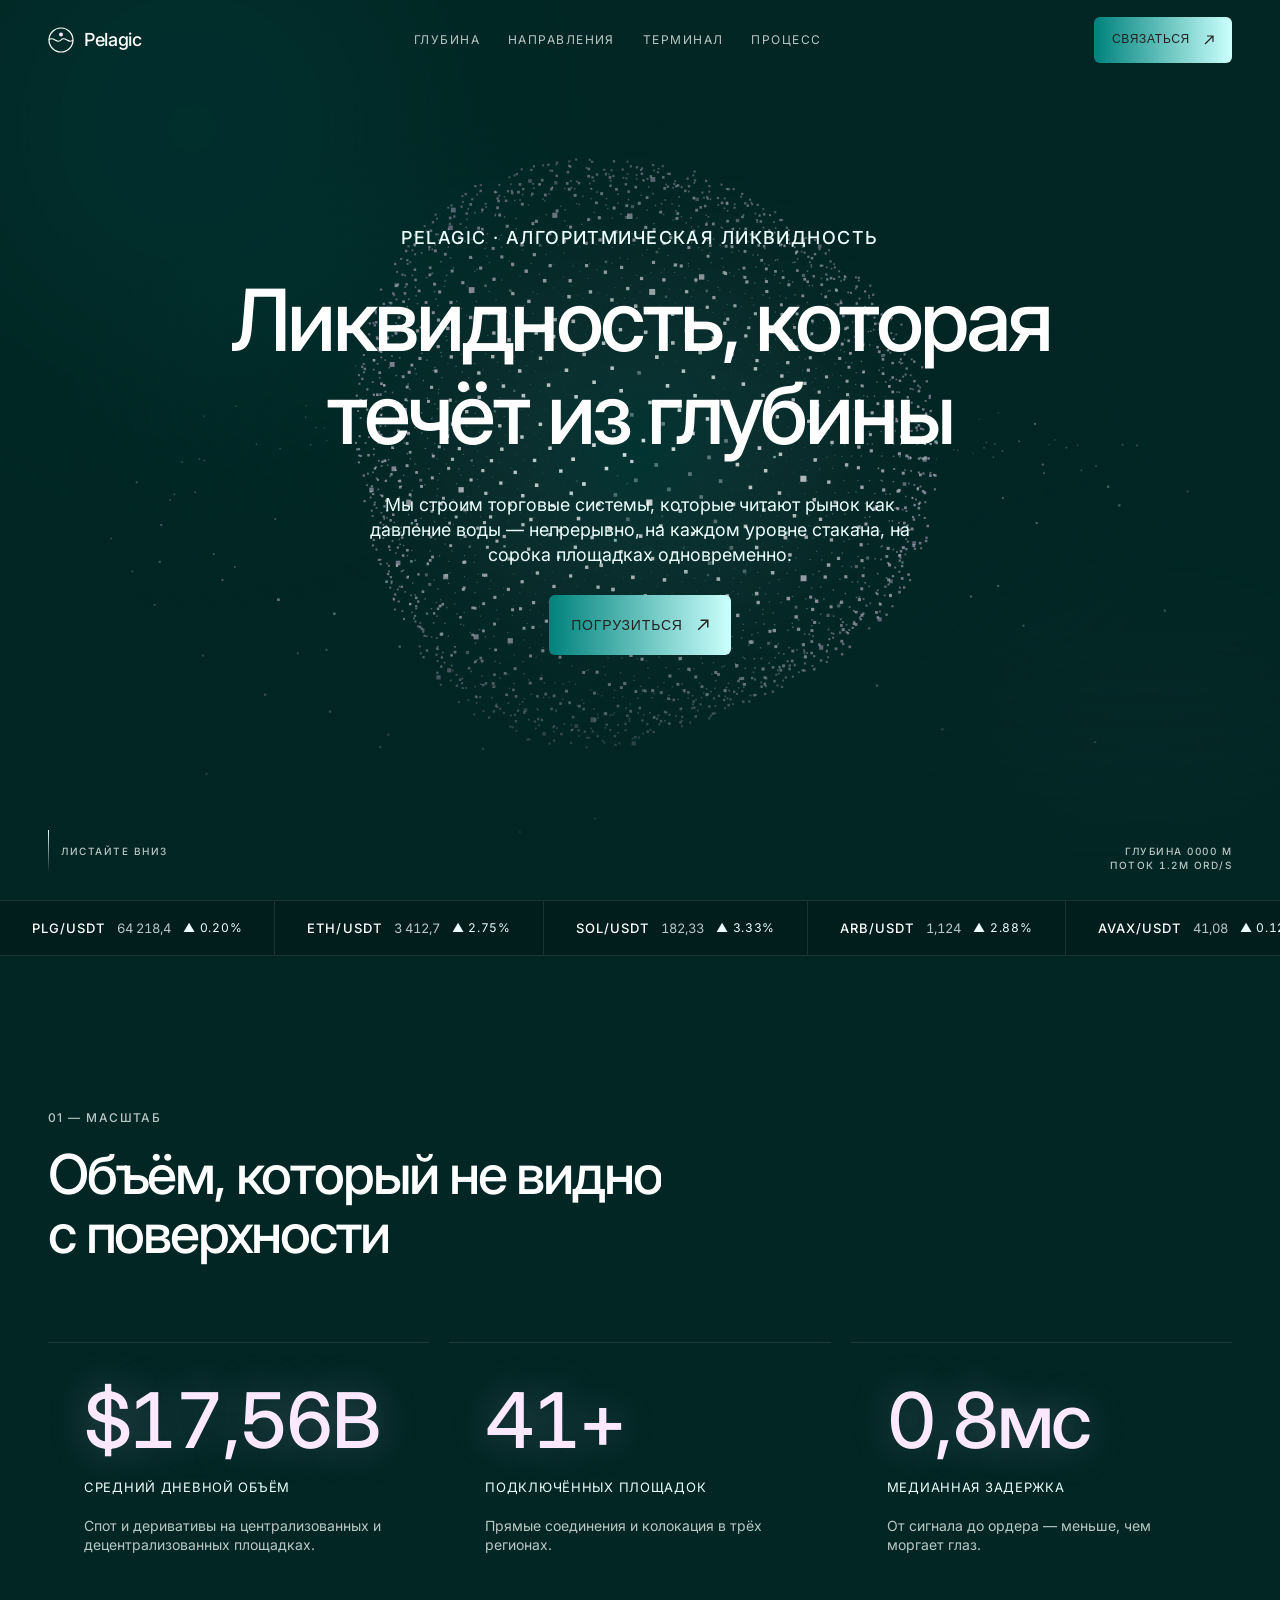
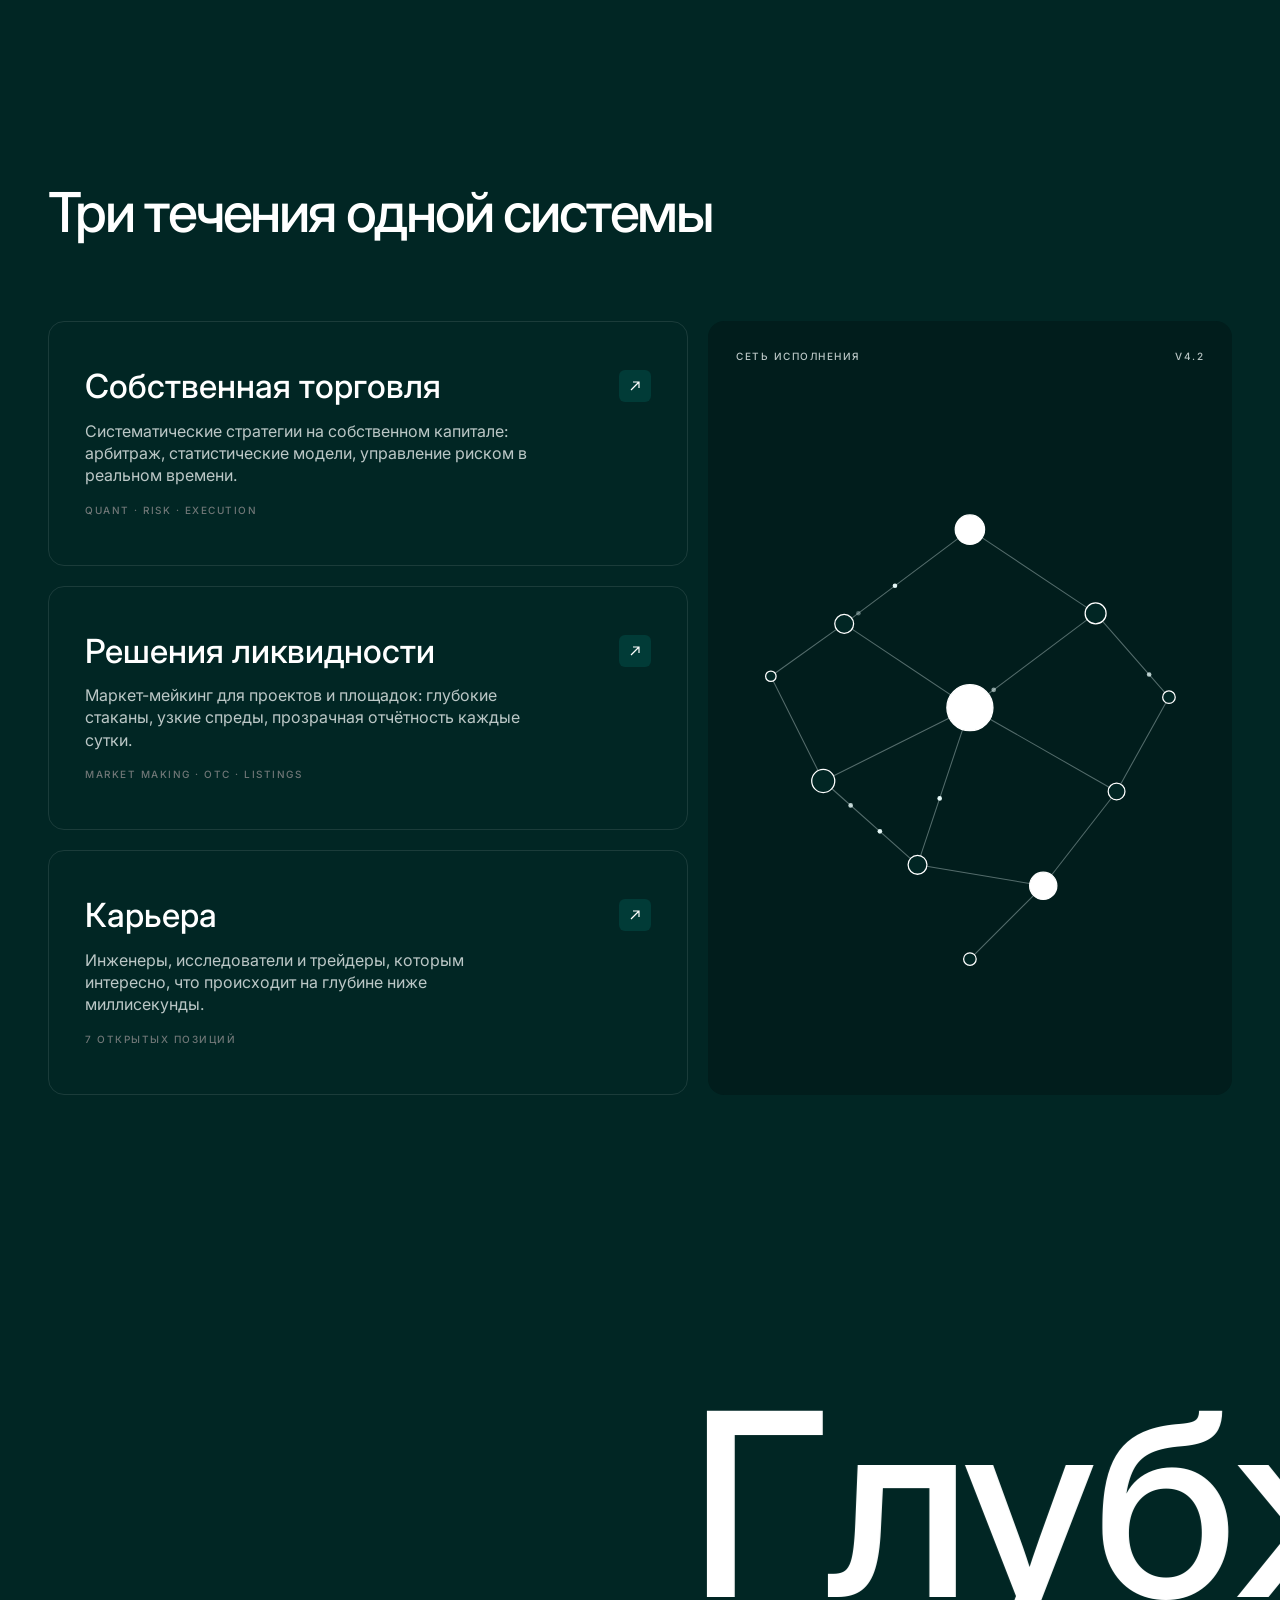
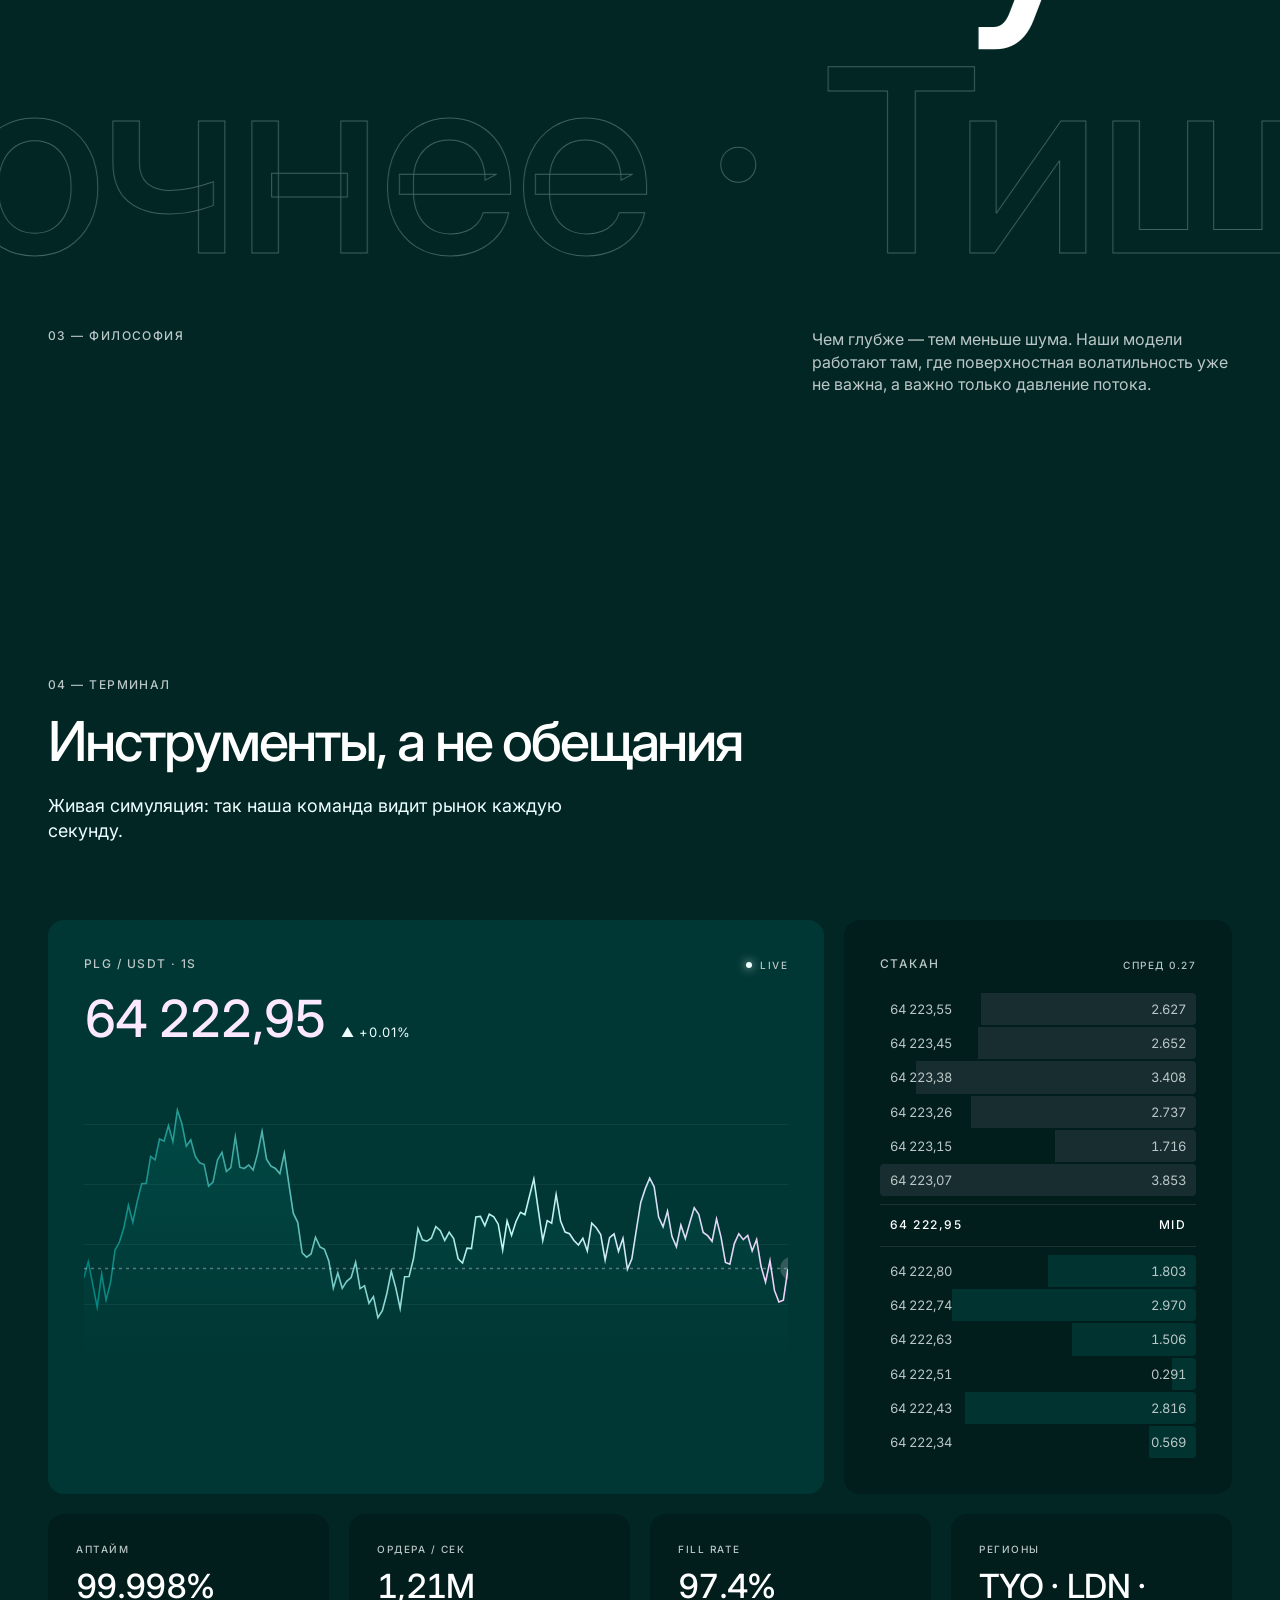
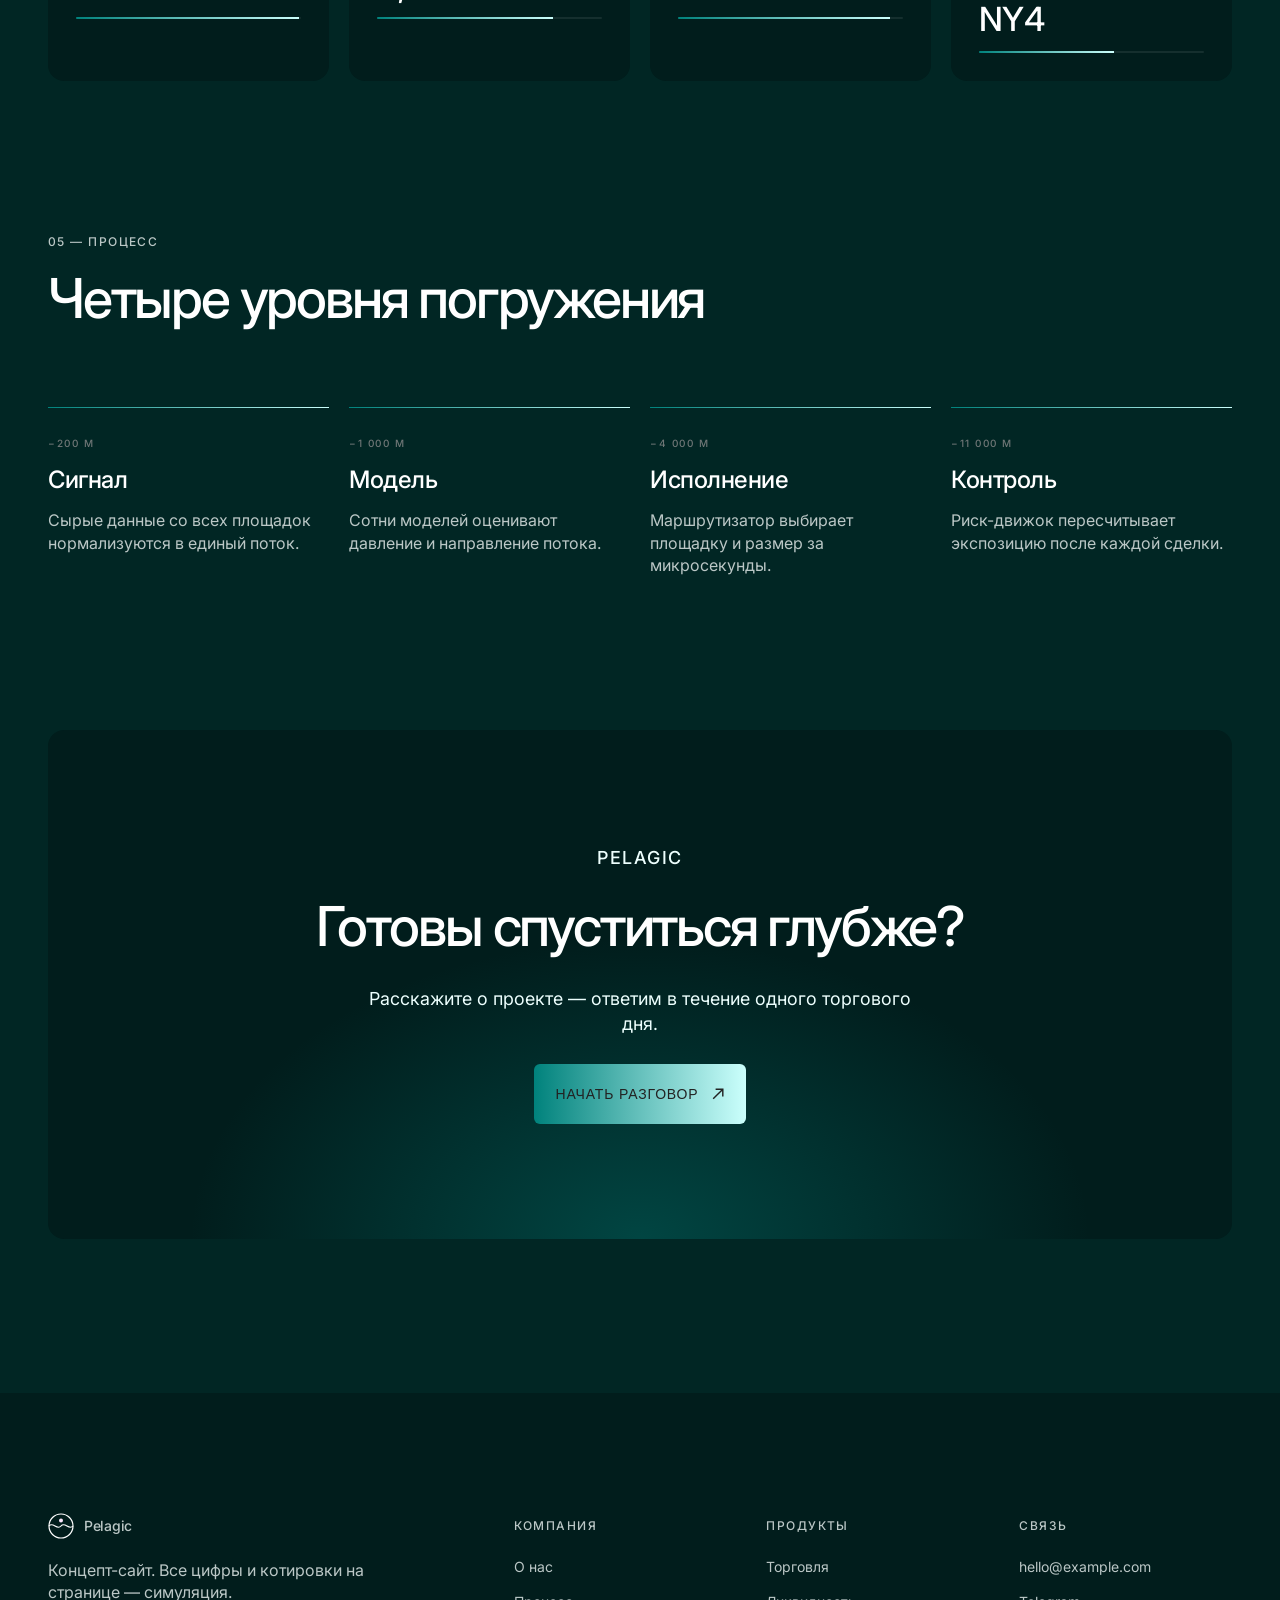
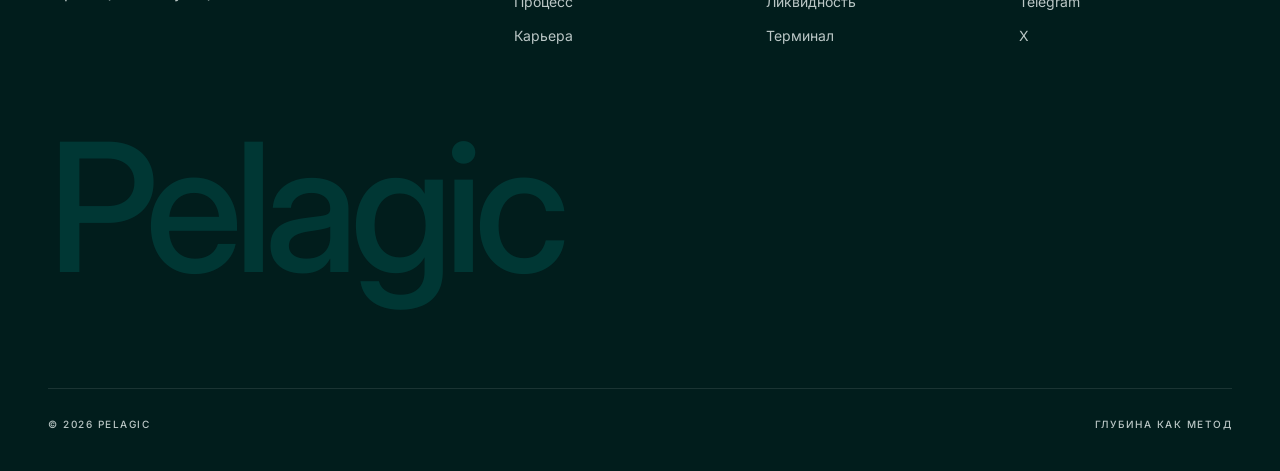
<file: abyss/index.html>
<!doctype html>
<html lang="ru">
<head>
<meta charset="utf-8">
<meta name="viewport" content="width=device-width, initial-scale=1">
<title>Pelagic — терминал бездны</title>
<meta name="description" content="Pelagic — алгоритмическая ликвидность из глубины. Анимационный концепт финтех-терминала с биолюминесцентными шарами данных.">
<meta name="theme-color" content="#012624">
<link rel="preconnect" href="https://fonts.googleapis.com">
<link rel="preconnect" href="https://fonts.gstatic.com" crossorigin>
<link href="https://fonts.googleapis.com/css2?family=Inter:wght@400;500&display=swap" rel="stylesheet">
<link rel="stylesheet" href="tokens.css">
<style>
:root{
  /* Matter is a licensed face — Inter (with Cyrillic) is the documented substitute */
  --font-matter:'Matter','Inter',ui-sans-serif,system-ui,-apple-system,BlinkMacSystemFont,"Segoe UI",Roboto,sans-serif;
  --gutter:clamp(16px,4vw,48px);
  --line:rgba(255,255,255,.1);
  --ease:cubic-bezier(.2,.7,.1,1);
}
*{box-sizing:border-box;margin:0;padding:0}
html{background:var(--color-liquid-abyss);scroll-behavior:smooth}
body{background:var(--color-liquid-abyss);color:var(--color-silver-mist);font:var(--font-weight-regular) var(--text-body)/var(--leading-body) var(--font-matter);
  -webkit-font-smoothing:antialiased;overflow-x:hidden}
a{color:inherit;text-decoration:none}
::selection{background:#00827c;color:var(--color-platinum)}
.wrap{max-width:var(--page-max-width);margin:0 auto;padding:0 var(--gutter)}

/* ---------- typography ---------- */
.label{font:500 12px/1.4 var(--font-matter);letter-spacing:.12em;text-transform:uppercase;color:var(--color-silver-mist)}
.label--lg{font-size:clamp(14px,1.4vw,20px);letter-spacing:.08em;color:var(--color-liquid-mist)}
.label--xs{font-size:var(--text-caption);letter-spacing:.15em}
h1,h2,h3{color:var(--color-platinum);font-weight:500}
.h-hero{font-size:clamp(44px,6.7vw,var(--text-display));line-height:var(--leading-display);letter-spacing:-.04em}
.h-lg{font-size:clamp(36px,4.3vw,var(--text-heading-lg));line-height:var(--leading-heading-lg);letter-spacing:-.04em}
.h-md{font-size:clamp(26px,2.6vw,var(--text-heading));line-height:var(--leading-heading);letter-spacing:var(--tracking-heading)}
.lead{color:var(--color-liquid-mist);font-size:clamp(16px,1.4vw,20px);line-height:1.4;max-width:560px}

/* ---------- button ---------- */
.btn{position:relative;display:inline-flex;align-items:center;gap:14px;
  padding:20px 22px;border-radius:var(--radius-small);border:0;cursor:pointer;
  font:400 14px/1.43 var(--font-arial);text-transform:uppercase;letter-spacing:.06em;
  color:#222;background:var(--gradient-bioluminescent-gradient);overflow:hidden;isolation:isolate;
  transition:transform .5s var(--ease)}
.btn::before{content:"";position:absolute;inset:0;background:var(--gradient-aurora-gradient);z-index:-1;
  opacity:0;transition:opacity .6s var(--ease)}
.btn:hover::before,.btn:focus-visible::before{opacity:1}
.btn:hover{transform:translateY(-2px)}
.btn svg{transition:transform .5s var(--ease)}
.btn:hover svg{transform:translate(3px,-3px)}
.btn--sm{padding:14px 18px;font-size:12px}
.btn:focus-visible{outline:1px solid var(--color-liquid-mist);outline-offset:3px}

.arrow-btn{flex:none;width:32px;height:32px;border-radius:var(--radius-small);display:grid;place-items:center;
  background:rgba(3,81,75,.5);color:var(--color-platinum);transition:background .4s,transform .4s var(--ease)}
.arrow-btn svg{transition:transform .4s var(--ease)}

/* ---------- nav ---------- */
.nav{position:fixed;inset:0 0 auto;z-index:50;transition:background .5s,backdrop-filter .5s}
.nav.is-scrolled{background:rgba(1,38,36,.72);backdrop-filter:blur(14px);-webkit-backdrop-filter:blur(14px)}
.nav__in{height:80px;display:flex;align-items:center;justify-content:space-between;gap:24px}
.logo{display:flex;align-items:center;gap:10px;color:var(--color-platinum);font-weight:500;font-size:18px;letter-spacing:-.02em}
.logo svg{width:26px;height:26px}
.nav__links{display:flex;gap:28px}
.nav__links a{font:400 12px/1 var(--font-matter);letter-spacing:.12em;text-transform:uppercase;color:var(--color-silver-mist);
  position:relative;transition:color .3s}
.nav__links a::after{content:"";position:absolute;left:0;right:100%;bottom:-6px;height:1px;background:var(--color-liquid-mist);transition:right .4s var(--ease)}
.nav__links a:hover{color:var(--color-platinum)}
.nav__links a:hover::after{right:0}
@media (max-width:860px){.nav__links{display:none}}

/* ---------- hero ---------- */
.hero{position:relative;min-height:100svh;display:grid;place-items:center;overflow:hidden;isolation:isolate}
.hero canvas{position:absolute;inset:0;width:100%;height:100%;z-index:-1}
.glow{position:absolute;border-radius:50%;filter:blur(90px);z-index:-2;pointer-events:none;will-change:transform}
.glow--teal{width:60vmax;height:60vmax;left:-15vmax;top:-20vmax;background:radial-gradient(circle,rgba(0,130,124,.45),transparent 65%);animation:drift1 22s ease-in-out infinite alternate}
.glow--pink{width:45vmax;height:45vmax;right:-12vmax;bottom:-18vmax;background:radial-gradient(circle,rgba(250,209,255,.16),transparent 65%);animation:drift2 26s ease-in-out infinite alternate}
@keyframes drift1{to{transform:translate(12vmax,10vmax) scale(1.15)}}
@keyframes drift2{to{transform:translate(-10vmax,-8vmax) scale(1.2)}}
.hero__veil{position:absolute;inset:0;z-index:-1;pointer-events:none;
  background:radial-gradient(ellipse 60% 50% at 50% 50%,rgba(1,38,36,.15),rgba(1,38,36,.7) 75%),linear-gradient(transparent 70%,var(--color-liquid-abyss))}
.hero__stack{text-align:center;display:flex;flex-direction:column;align-items:center;gap:28px;padding:120px var(--gutter) 140px;max-width:1100px}
.hero__stack .lead{text-align:center}
.split .w{display:inline-block;overflow:hidden;vertical-align:top;padding-bottom:.08em}
.split .w>span{display:inline-block;transform:translateY(110%);transition:transform 1.2s var(--ease)}
.is-in .split .w>span,.split.is-in .w>span{transform:none}
.hero__meta{position:absolute;bottom:28px;left:0;right:0}
.hero__meta .wrap{display:flex;justify-content:space-between;align-items:flex-end;gap:16px}
.scroll-cue{display:flex;align-items:center;gap:12px}
.scroll-cue i{display:block;width:1px;height:42px;background:linear-gradient(var(--color-liquid-mist),transparent);animation:cue 2.2s ease-in-out infinite;transform-origin:top}
@keyframes cue{0%{transform:scaleY(0)}50%{transform:scaleY(1)}100%{transform:scaleY(1);opacity:0}}
.coords{text-align:right;font-variant-numeric:tabular-nums}
@media (max-width:600px){.coords{display:none}}

/* ---------- ticker ---------- */
.ticker{border-block:1px solid var(--line);overflow:hidden;background:var(--color-liquid-deep)}
.ticker__track{display:flex;width:max-content;animation:marquee 60s linear infinite}
.ticker:hover .ticker__track{animation-play-state:paused}
.tick{display:flex;align-items:center;gap:12px;padding:18px 32px;border-right:1px solid var(--line);white-space:nowrap;font-variant-numeric:tabular-nums}
.tick b{font-weight:500;color:var(--color-platinum);font-size:13px;letter-spacing:.08em}
.tick span{font-size:13px;color:var(--color-silver-mist)}
.tick em{font-style:normal;font-size:12px;letter-spacing:.06em;color:var(--color-liquid-mist)}
.tick em.dn{color:var(--color-slate-deep)}
@keyframes marquee{to{transform:translateX(-50%)}}

/* ---------- sections ---------- */
section{position:relative}
.sec{padding:clamp(96px,12vw,var(--spacing-164)) 0}
.sec-head{display:flex;flex-direction:column;gap:20px;max-width:760px;margin-bottom:clamp(48px,6vw,80px)}

/* reveal */
.rv{opacity:0;transform:translateY(32px);transition:opacity 1.1s var(--ease),transform 1.1s var(--ease)}
.rv.is-in{opacity:1;transform:none}
.rv[data-d="1"]{transition-delay:.1s}.rv[data-d="2"]{transition-delay:.2s}.rv[data-d="3"]{transition-delay:.3s}.rv[data-d="4"]{transition-delay:.4s}

/* ---------- stats ---------- */
.stats{display:grid;grid-template-columns:repeat(3,1fr);gap:20px}
.stat{padding:40px 36px;border-top:1px solid var(--line);display:flex;flex-direction:column;gap:18px}
.stat__num{font-size:clamp(52px,6vw,86px);line-height:1;letter-spacing:-.046em;font-weight:500;color:var(--color-lavender-phosphor);font-variant-numeric:tabular-nums;
  text-shadow:0 0 40px rgba(250,209,255,.25)}
.stat__lbl{font-size:13px;line-height:1.5;letter-spacing:.055em;text-transform:uppercase;color:var(--color-liquid-mist)}
.stat__sub{font-size:14px;color:var(--color-silver-mist);max-width:300px}
@media (max-width:860px){.stats{grid-template-columns:1fr}.stat{padding:32px 0}}

/* ---------- explore ---------- */
.explore{display:grid;grid-template-columns:1.1fr .9fr;gap:var(--element-gap);align-items:stretch}
.rows{display:flex;flex-direction:column;gap:20px}
.row{position:relative;border-radius:var(--radius-cards);padding:var(--spacing-48) var(--spacing-36);display:flex;flex-direction:column;gap:var(--spacing-16);
  border:1px solid var(--line);overflow:hidden;isolation:isolate;transition:border-color .5s,background .5s}
.row::before{content:"";position:absolute;inset:0;z-index:-1;opacity:0;transition:opacity .6s;
  background:radial-gradient(400px circle at var(--mx,50%) var(--my,50%),rgba(0,130,124,.28),transparent 60%)}
.row:hover{background:var(--color-liquid-kelp);border-color:transparent}
.row:hover::before{opacity:1}
.row:hover .arrow-btn{background:var(--color-platinum);color:var(--color-liquid-abyss)}
.row:hover .arrow-btn svg{transform:rotate(45deg)}
.row__top{display:flex;justify-content:space-between;align-items:flex-start;gap:20px}
.row p{max-width:460px}
.row .label{color:var(--color-slate-deep)}
.molecule{border-radius:var(--radius-cards);background:var(--color-liquid-deep);position:relative;min-height:520px;overflow:hidden;display:grid;place-items:center}
.molecule svg{width:100%;height:100%;position:absolute;inset:0}
.molecule .label{position:absolute;left:28px;top:28px}
.molecule .label+.label{left:auto;right:28px}
.mol-line{stroke:rgba(237,255,254,.35);stroke-width:1;fill:none;stroke-dasharray:var(--len);stroke-dashoffset:var(--len);transition:stroke-dashoffset 2s var(--ease)}
.is-in .mol-line{stroke-dashoffset:0}
.mol-node{fill:var(--color-liquid-abyss);stroke:var(--color-platinum);stroke-width:1.2;transform-box:fill-box;transform-origin:center;transform:scale(0);transition:transform 1s var(--ease)}
.mol-node.solid{fill:var(--color-platinum)}
.is-in .mol-node{transform:scale(1)}
.mol-pulse{fill:var(--color-liquid-mist)}
@media (max-width:960px){.explore{grid-template-columns:1fr}.molecule{min-height:420px}}

/* ---------- kinetic ---------- */
.kinetic{overflow:hidden;padding:clamp(80px,10vw,140px) 0;position:relative;isolation:isolate}
.kinetic canvas{position:absolute;left:50%;top:50%;width:min(900px,120vw);height:min(900px,120vw);transform:translate(-50%,-50%);z-index:-1}
.kin-line{font-size:clamp(96px,20vw,295px);line-height:1;letter-spacing:-.012em;font-weight:500;color:var(--color-platinum);white-space:nowrap;will-change:transform}
.kin-line.ghost{color:transparent;-webkit-text-stroke:1px rgba(237,255,254,.28)}
.kin-cap{display:flex;justify-content:space-between;gap:20px;margin-top:40px;flex-wrap:wrap}
.kin-cap p{max-width:420px}

/* ---------- terminal ---------- */
.term{display:grid;grid-template-columns:2fr 1fr;grid-template-rows:auto auto;gap:20px}
.card{background:var(--color-liquid-kelp);border-radius:var(--radius-cards);padding:var(--spacing-36);display:flex;flex-direction:column;gap:20px;min-width:0}
.card--deep{background:var(--color-liquid-deep)}
.card__head{display:flex;justify-content:space-between;align-items:center;gap:16px}
.live{display:inline-flex;align-items:center;gap:8px}
.live i{width:6px;height:6px;border-radius:50%;background:var(--color-liquid-mist);box-shadow:0 0 10px var(--color-liquid-mist);animation:blink 1.6s infinite}
@keyframes blink{50%{opacity:.25}}
.chart-wrap{position:relative;height:300px}
.chart-wrap canvas{width:100%;height:100%;display:block}
.price{display:flex;align-items:baseline;gap:16px;flex-wrap:wrap}
.price__v{font-size:clamp(36px,4vw,61px);line-height:1;letter-spacing:-.04em;color:var(--color-lavender-phosphor);font-weight:500;font-variant-numeric:tabular-nums}
.price__d{font-size:13px;letter-spacing:.06em;color:var(--color-liquid-mist)}
.book{display:flex;flex-direction:column;gap:2px;font-variant-numeric:tabular-nums;font-size:13px}
.book__row{position:relative;display:grid;grid-template-columns:1fr 1fr;padding:7px 10px;border-radius:4px;overflow:hidden}
.book__row span:last-child{text-align:right;color:var(--color-silver-mist)}
.book__row span:first-child{color:var(--color-liquid-mist)}
.book__bar{position:absolute;right:0;top:0;bottom:0;background:rgba(0,130,124,.22);transition:width .6s var(--ease);z-index:0}
.book__row.ask .book__bar{background:rgba(250,209,255,.09)}
.book__row.ask span:first-child{color:var(--color-lavender-phosphor)}
.book__row span{position:relative;z-index:1}
.book__row.flash{animation:flash .6s}
@keyframes flash{from{background:rgba(237,255,254,.12)}}
.book__mid{padding:12px 10px;border-block:1px solid var(--line);margin:6px 0;display:flex;justify-content:space-between;color:var(--color-platinum)}
.minis{grid-column:1/-1;display:grid;grid-template-columns:repeat(4,1fr);gap:20px}
.mini{background:var(--color-liquid-deep);border-radius:var(--radius-cards);padding:28px;display:flex;flex-direction:column;gap:14px}
.mini__v{font-size:clamp(28px,2.6vw,36px);line-height:1;letter-spacing:-.02em;color:var(--color-platinum);font-weight:500;font-variant-numeric:tabular-nums}
.meter{height:2px;background:rgba(255,255,255,.08);border-radius:2px;overflow:hidden}
.meter i{display:block;height:100%;background:var(--gradient-bioluminescent-gradient);width:0;transition:width 1.2s var(--ease)}
@media (max-width:1000px){.term{grid-template-columns:1fr}.minis{grid-template-columns:1fr 1fr}}
@media (max-width:520px){.minis{grid-template-columns:1fr}.card{padding:24px}.chart-wrap{height:220px}}

/* ---------- process ---------- */
.steps{display:grid;grid-template-columns:repeat(4,1fr);gap:20px;counter-reset:s}
.step{padding-top:28px;border-top:1px solid var(--line);display:flex;flex-direction:column;gap:14px;position:relative}
.step::before{content:"";position:absolute;top:-1px;left:0;height:1px;width:0;background:var(--gradient-bioluminescent-gradient);transition:width 1.4s var(--ease)}
.step.is-in::before{width:100%}
.step h3{font-size:var(--text-subheading);line-height:var(--leading-subheading);letter-spacing:var(--tracking-subheading)}
.step .label{color:var(--color-slate-deep)}
@media (max-width:900px){.steps{grid-template-columns:1fr 1fr}}
@media (max-width:520px){.steps{grid-template-columns:1fr}}

/* ---------- cta ---------- */
.cta{background:var(--color-liquid-deep);border-radius:var(--radius-cards);padding:clamp(72px,9vw,120px) clamp(24px,5vw,80px);text-align:center;
  display:flex;flex-direction:column;align-items:center;gap:28px;position:relative;overflow:hidden;isolation:isolate}
.cta::before{content:"";position:absolute;left:50%;top:100%;width:900px;height:600px;transform:translate(-50%,-50%);z-index:-1;
  background:radial-gradient(closest-side,rgba(0,130,124,.4),transparent);animation:breathe 7s ease-in-out infinite}
@keyframes breathe{50%{transform:translate(-50%,-56%) scale(1.15);opacity:.7}}
.cta .lead{text-align:center}

/* ---------- footer ---------- */
footer{background:var(--color-liquid-deep);margin-top:clamp(96px,12vw,164px);padding:var(--spacing-120) 0 var(--spacing-40)}
.foot{display:grid;grid-template-columns:2fr 1fr 1fr 1fr;gap:40px}
.foot ul{list-style:none;display:flex;flex-direction:column;gap:12px;margin-top:20px}
.foot a{font-size:14px;color:var(--color-silver-mist);transition:color .3s}
.foot a:hover{color:var(--color-platinum)}
.foot__bottom{display:flex;justify-content:space-between;gap:16px;margin-top:100px;padding-top:28px;border-top:1px solid var(--line);flex-wrap:wrap}
.foot__big{font-size:clamp(64px,14vw,200px);line-height:.9;letter-spacing:-.05em;font-weight:500;color:var(--color-liquid-kelp);margin-top:80px;user-select:none}
@media (max-width:860px){.foot{grid-template-columns:1fr 1fr}.foot>div:first-child{grid-column:1/-1}}

/* cursor glow */
.cursor{position:fixed;left:0;top:0;width:340px;height:340px;margin:-170px 0 0 -170px;border-radius:50%;pointer-events:none;z-index:1;
  background:radial-gradient(circle,rgba(0,130,124,.12),transparent 60%);transition:opacity .4s;opacity:0;mix-blend-mode:screen}
@media (hover:none){.cursor{display:none}}

@media (prefers-reduced-motion:reduce){
  *,*::before,*::after{animation:none!important;transition:none!important}
  .rv{opacity:1;transform:none}.split .w>span{transform:none}
  .mol-line{stroke-dashoffset:0}.mol-node{transform:scale(1)}
}
</style>
</head>
<body>
<div class="cursor" aria-hidden="true"></div>

<!-- NAV -->
<header class="nav" id="nav">
  <div class="wrap nav__in">
    <a href="#top" class="logo" aria-label="Pelagic — на главную">
      <svg viewBox="0 0 26 26" fill="none" aria-hidden="true">
        <circle cx="13" cy="13" r="12" stroke="#fff" stroke-width="1.2"/>
        <path d="M1 13c4-5 8 5 12 0s8 5 12 0" stroke="#fff" stroke-width="1.2"/>
        <circle cx="13" cy="7.5" r="2" fill="#fde9ff"/>
      </svg>
      Pelagic
    </a>
    <nav class="nav__links" aria-label="Основная навигация">
      <a href="#depth">Глубина</a>
      <a href="#explore">Направления</a>
      <a href="#terminal">Терминал</a>
      <a href="#process">Процесс</a>
    </nav>
    <a href="#contact" class="btn btn--sm">Связаться
      <svg width="10" height="10" viewBox="0 0 10 10" fill="none"><path d="M1 9 9 1M3 1h6v6" stroke="currentColor" stroke-width="1.2"/></svg>
    </a>
  </div>
</header>

<main id="top">
<!-- HERO -->
<section class="hero" id="hero">
  <div class="glow glow--teal"></div>
  <div class="glow glow--pink"></div>
  <canvas id="orb" aria-hidden="true"></canvas>
  <div class="hero__veil"></div>
  <div class="hero__stack">
    <span class="label label--lg rv">Pelagic · Алгоритмическая ликвидность</span>
    <h1 class="h-hero split" data-split>Ликвидность, которая течёт из&nbsp;глубины</h1>
    <p class="lead rv" data-d="2">Мы строим торговые системы, которые читают рынок как давление воды — непрерывно, на каждом уровне стакана, на сорока площадках одновременно.</p>
    <div class="rv" data-d="3">
      <a href="#explore" class="btn">Погрузиться
        <svg width="12" height="12" viewBox="0 0 10 10" fill="none"><path d="M1 9 9 1M3 1h6v6" stroke="currentColor" stroke-width="1.2"/></svg>
      </a>
    </div>
  </div>
  <div class="hero__meta">
    <div class="wrap">
      <div class="scroll-cue label label--xs"><i></i>Листайте вниз</div>
      <div class="coords label label--xs">
        <div>Глубина <span id="depthVal">0000</span> м</div>
        <div>Поток 1.2M ord/s</div>
      </div>
    </div>
  </div>
</section>

<!-- TICKER -->
<div class="ticker" aria-label="Котировки">
  <div class="ticker__track" id="ticker"></div>
</div>

<!-- STATS -->
<section class="sec" id="depth">
  <div class="wrap">
    <div class="sec-head">
      <span class="label rv">01 — Масштаб</span>
      <h2 class="h-lg split" data-split>Объём, который не&nbsp;видно с&nbsp;поверхности</h2>
    </div>
    <div class="stats">
      <div class="stat rv">
        <div class="stat__num" data-count="18.21" data-prefix="$" data-suffix="B" data-dec="2">$0B</div>
        <div class="stat__lbl">Средний дневной объём</div>
        <p class="stat__sub">Спот и деривативы на централизованных и децентрализованных площадках.</p>
      </div>
      <div class="stat rv" data-d="1">
        <div class="stat__num" data-count="42" data-suffix="+">0</div>
        <div class="stat__lbl">Подключённых площадок</div>
        <p class="stat__sub">Прямые соединения и колокация в трёх регионах.</p>
      </div>
      <div class="stat rv" data-d="2">
        <div class="stat__num" data-count="0.8" data-suffix="мс" data-dec="1">0</div>
        <div class="stat__lbl">Медианная задержка</div>
        <p class="stat__sub">От сигнала до ордера — меньше, чем моргает глаз.</p>
      </div>
    </div>
  </div>
</section>

<!-- EXPLORE -->
<section class="sec" id="explore" style="padding-top:0">
  <div class="wrap">
    <div class="sec-head">
      <span class="label rv">02 — Направления</span>
      <h2 class="h-lg split" data-split>Три течения одной системы</h2>
    </div>
    <div class="explore">
      <div class="rows">
        <a href="#terminal" class="row rv">
          <div class="row__top">
            <h3 class="h-md">Собственная торговля</h3>
            <span class="arrow-btn" aria-hidden="true"><svg width="10" height="10" viewBox="0 0 10 10" fill="none"><path d="M1 9 9 1M3 1h6v6" stroke="currentColor" stroke-width="1.2"/></svg></span>
          </div>
          <p>Систематические стратегии на собственном капитале: арбитраж, статистические модели, управление риском в реальном времени.</p>
          <span class="label label--xs">Quant · Risk · Execution</span>
        </a>
        <a href="#terminal" class="row rv" data-d="1">
          <div class="row__top">
            <h3 class="h-md">Решения ликвидности</h3>
            <span class="arrow-btn" aria-hidden="true"><svg width="10" height="10" viewBox="0 0 10 10" fill="none"><path d="M1 9 9 1M3 1h6v6" stroke="currentColor" stroke-width="1.2"/></svg></span>
          </div>
          <p>Маркет-мейкинг для проектов и площадок: глубокие стаканы, узкие спреды, прозрачная отчётность каждые сутки.</p>
          <span class="label label--xs">Market Making · OTC · Listings</span>
        </a>
        <a href="#contact" class="row rv" data-d="2">
          <div class="row__top">
            <h3 class="h-md">Карьера</h3>
            <span class="arrow-btn" aria-hidden="true"><svg width="10" height="10" viewBox="0 0 10 10" fill="none"><path d="M1 9 9 1M3 1h6v6" stroke="currentColor" stroke-width="1.2"/></svg></span>
          </div>
          <p>Инженеры, исследователи и трейдеры, которым интересно, что происходит на глубине ниже миллисекунды.</p>
          <span class="label label--xs">7 открытых позиций</span>
        </a>
      </div>
      <div class="molecule rv" data-d="1" id="molecule">
        <span class="label label--xs">Сеть исполнения</span>
        <span class="label label--xs">v4.2</span>
        <svg viewBox="0 0 500 560" preserveAspectRatio="xMidYMid meet" aria-hidden="true" id="molSvg"></svg>
      </div>
    </div>
  </div>
</section>

<!-- KINETIC -->
<section class="kinetic" aria-label="Глубже">
  <canvas id="orb2" aria-hidden="true"></canvas>
  <div class="kin-line" data-kin="-1">Глубже&nbsp;·&nbsp;Быстрее&nbsp;·&nbsp;Глубже</div>
  <div class="kin-line ghost" data-kin="1">Тише&nbsp;·&nbsp;Точнее&nbsp;·&nbsp;Тише&nbsp;·&nbsp;Точнее</div>
  <div class="wrap kin-cap">
    <span class="label rv">03 — Философия</span>
    <p class="rv" data-d="1">Чем глубже — тем меньше шума. Наши модели работают там, где поверхностная волатильность уже не важна, а важно только давление потока.</p>
  </div>
</section>

<!-- TERMINAL -->
<section class="sec" id="terminal">
  <div class="wrap">
    <div class="sec-head">
      <span class="label rv">04 — Терминал</span>
      <h2 class="h-lg split" data-split>Инструменты, а&nbsp;не&nbsp;обещания</h2>
      <p class="lead rv" data-d="1">Живая симуляция: так наша команда видит рынок каждую секунду.</p>
    </div>
    <div class="term">
      <div class="card rv">
        <div class="card__head">
          <span class="label">PLG / USDT · 1s</span>
          <span class="live label label--xs"><i></i>Live</span>
        </div>
        <div class="price">
          <span class="price__v" id="priceV">64 218.40</span>
          <span class="price__d" id="priceD">+0.42%</span>
        </div>
        <div class="chart-wrap"><canvas id="chart"></canvas></div>
      </div>
      <div class="card card--deep rv" data-d="1">
        <div class="card__head">
          <span class="label">Стакан</span>
          <span class="label label--xs">Спред <span id="spread">0.10</span></span>
        </div>
        <div class="book" id="book"></div>
      </div>
      <div class="minis">
        <div class="mini rv"><span class="label label--xs">Аптайм</span><span class="mini__v">99.998%</span><div class="meter"><i data-w="99"></i></div></div>
        <div class="mini rv" data-d="1"><span class="label label--xs">Ордера / сек</span><span class="mini__v" id="ops">1.21M</span><div class="meter"><i data-w="78"></i></div></div>
        <div class="mini rv" data-d="2"><span class="label label--xs">Fill rate</span><span class="mini__v">97.4%</span><div class="meter"><i data-w="94"></i></div></div>
        <div class="mini rv" data-d="3"><span class="label label--xs">Регионы</span><span class="mini__v">TYO · LDN · NY4</span><div class="meter"><i data-w="60"></i></div></div>
      </div>
    </div>
  </div>
</section>

<!-- PROCESS -->
<section class="sec" id="process" style="padding-top:0">
  <div class="wrap">
    <div class="sec-head">
      <span class="label rv">05 — Процесс</span>
      <h2 class="h-lg split" data-split>Четыре уровня погружения</h2>
    </div>
    <div class="steps">
      <div class="step rv"><span class="label label--xs">−200 м</span><h3>Сигнал</h3><p>Сырые данные со всех площадок нормализуются в единый поток.</p></div>
      <div class="step rv" data-d="1"><span class="label label--xs">−1 000 м</span><h3>Модель</h3><p>Сотни моделей оценивают давление и направление потока.</p></div>
      <div class="step rv" data-d="2"><span class="label label--xs">−4 000 м</span><h3>Исполнение</h3><p>Маршрутизатор выбирает площадку и размер за микросекунды.</p></div>
      <div class="step rv" data-d="3"><span class="label label--xs">−11 000 м</span><h3>Контроль</h3><p>Риск-движок пересчитывает экспозицию после каждой сделки.</p></div>
    </div>
  </div>
</section>

<!-- CTA -->
<section id="contact">
  <div class="wrap">
    <div class="cta rv">
      <span class="label label--lg">Pelagic</span>
      <h2 class="h-lg split" data-split>Готовы спуститься глубже?</h2>
      <p class="lead">Расскажите о проекте — ответим в течение одного торгового дня.</p>
      <a href="mailto:hello@example.com" class="btn">Начать разговор
        <svg width="12" height="12" viewBox="0 0 10 10" fill="none"><path d="M1 9 9 1M3 1h6v6" stroke="currentColor" stroke-width="1.2"/></svg>
      </a>
    </div>
  </div>
</section>
</main>

<footer>
  <div class="wrap">
    <div class="foot">
      <div>
        <a href="#top" class="logo">
          <svg viewBox="0 0 26 26" fill="none" aria-hidden="true"><circle cx="13" cy="13" r="12" stroke="#fff" stroke-width="1.2"/><path d="M1 13c4-5 8 5 12 0s8 5 12 0" stroke="#fff" stroke-width="1.2"/><circle cx="13" cy="7.5" r="2" fill="#fde9ff"/></svg>
          Pelagic
        </a>
        <p style="margin-top:20px;max-width:340px">Концепт-сайт. Все цифры и котировки на странице — симуляция.</p>
      </div>
      <div><span class="label">Компания</span><ul><li><a href="#depth">О нас</a></li><li><a href="#process">Процесс</a></li><li><a href="#contact">Карьера</a></li></ul></div>
      <div><span class="label">Продукты</span><ul><li><a href="#explore">Торговля</a></li><li><a href="#explore">Ликвидность</a></li><li><a href="#terminal">Терминал</a></li></ul></div>
      <div><span class="label">Связь</span><ul><li><a href="mailto:hello@example.com">hello@example.com</a></li><li><a href="#">Telegram</a></li><li><a href="#">X</a></li></ul></div>
    </div>
    <div class="foot__big" aria-hidden="true">Pelagic</div>
    <div class="foot__bottom">
      <span class="label label--xs">© 2026 Pelagic</span>
      <span class="label label--xs">Глубина как метод</span>
    </div>
  </div>
</footer>

<script>
(() => {
const reduce = matchMedia('(prefers-reduced-motion: reduce)').matches;
const $ = (s, r = document) => r.querySelector(s);
const $$ = (s, r = document) => [...r.querySelectorAll(s)];

/* ---------- split headings into words ---------- */
$$('[data-split]').forEach(el => {
  const words = el.innerHTML.split(/\s+/);
  el.innerHTML = words.map((w, i) =>
    `<span class="w"><span style="transition-delay:${i * 0.07}s">${w}</span></span>`).join(' ');
});

/* ---------- reveal on scroll ---------- */
const io = new IntersectionObserver(es => es.forEach(e => {
  if (!e.isIntersecting) return;
  e.target.classList.add('is-in');
  if (e.target.dataset.count) countUp(e.target);
  $$('[data-count]', e.target).forEach(countUp);
  $$('.meter i', e.target).forEach(m => m.style.width = m.dataset.w + '%');
  io.unobserve(e.target);
}), { threshold: 0.2, rootMargin: '0px 0px -40px 0px' });
$$('.rv, [data-split], .step, #molecule').forEach(el => io.observe(el));

function countUp(el) {
  if (el._done) return; el._done = true;
  const to = parseFloat(el.dataset.count), dec = +el.dataset.dec || 0;
  const pre = el.dataset.prefix || '', suf = el.dataset.suffix || '';
  const dur = reduce ? 0 : 2200, t0 = performance.now();
  const step = t => {
    const p = dur ? Math.min(1, (t - t0) / dur) : 1;
    const e = 1 - Math.pow(1 - p, 4);
    el.textContent = pre + (to * e).toFixed(dec).replace('.', ',') + suf;
    if (p < 1) requestAnimationFrame(step);
  };
  requestAnimationFrame(step);
}

/* ---------- nav + depth meter + kinetic ---------- */
const nav = $('#nav'), depthVal = $('#depthVal'), kin = $$('[data-kin]');
let scrollY = 0;
function onScroll() {
  scrollY = window.scrollY;
  nav.classList.toggle('is-scrolled', scrollY > 40);
  const max = document.documentElement.scrollHeight - innerHeight;
  depthVal.textContent = String(Math.round((scrollY / max) * 11000)).padStart(4, '0');
  if (!reduce) kin.forEach(k => {
    const r = k.parentElement.getBoundingClientRect();
    const p = (innerHeight - r.top) / (innerHeight + r.height);
    k.style.transform = `translate3d(${(p - 0.5) * 40 * +k.dataset.kin - 10}%,0,0)`;
  });
}
addEventListener('scroll', onScroll, { passive: true }); onScroll();

/* ---------- cursor glow & card spotlight ---------- */
const cur = $('.cursor');
addEventListener('pointermove', e => {
  cur.style.opacity = 1;
  cur.style.transform = `translate(${e.clientX}px,${e.clientY}px)`;
}, { passive: true });
$$('.row').forEach(r => r.addEventListener('pointermove', e => {
  const b = r.getBoundingClientRect();
  r.style.setProperty('--mx', (e.clientX - b.left) + 'px');
  r.style.setProperty('--my', (e.clientY - b.top) + 'px');
}));

/* ---------- ticker ---------- */
const pairs = [['PLG/USDT',64218.4],['ETH/USDT',3412.7],['SOL/USDT',182.33],['ARB/USDT',1.124],['AVAX/USDT',41.08],['OP/USDT',2.871],['ATOM/USDT',9.412],['LINK/USDT',18.66],['DOT/USDT',7.205],['NEAR/USDT',6.348]];
const tk = $('#ticker');
const tickHTML = pairs.map(([n, v]) => {
  const ch = (Math.random() * 6 - 2.5);
  return `<div class="tick"><b>${n}</b><span>${v.toLocaleString('ru-RU')}</span><em class="${ch < 0 ? 'dn' : ''}">${ch < 0 ? '▼' : '▲'} ${Math.abs(ch).toFixed(2)}%</em></div>`;
}).join('');
tk.innerHTML = tickHTML + tickHTML;

/* ---------- particle orb ---------- */
const C_TEAL = [0, 130, 124], C_AQUA = [203, 255, 252], C_PINK = [250, 209, 255], C_WHITE = [255, 255, 255];
const mix = (a, b, t) => a.map((v, i) => Math.round(v + (b[i] - v) * t));
const PALETTE = Array.from({ length: 48 }, (_, i) => {
  const t = i / 47; let c;
  if (t < .45) c = mix(C_TEAL, C_AQUA, t / .45);
  else if (t < .7) c = mix(C_AQUA, C_WHITE, (t - .45) / .25);
  else c = mix(C_WHITE, C_PINK, (t - .7) / .3);
  return `rgb(${c})`;
});

class Orb {
  constructor(canvas, o = {}) {
    this.c = canvas; this.x = canvas.getContext('2d');
    this.o = Object.assign({ n: 2600, shape: 'sphere', scale: .32, speed: 1, interactive: true, cx: .5, cy: .5 }, o);
    this.rx = .3; this.ry = 0; this.tx = 0; this.ty = 0; this.t = 0; this.visible = true;
    this.build(); this.resize(); this.draw();
    addEventListener('resize', () => this.resize());
    if (this.o.interactive) addEventListener('pointermove', e => {
      this.tx = (e.clientY / innerHeight - .5) * .8;
      this.ty = (e.clientX / innerWidth - .5) * 1.2;
    }, { passive: true });
    new IntersectionObserver(([e]) => { this.visible = e.isIntersecting; if (this.visible) this.loop(); }).observe(canvas);
  }
  build() {
    const n = innerWidth < 700 ? Math.round(this.o.n * .55) : this.o.n;
    this.p = [];
    const g = Math.PI * (3 - Math.sqrt(5));
    for (let i = 0; i < n; i++) {
      let x, y, z;
      if (this.o.shape === 'torus') {
        const u = Math.random() * Math.PI * 2, v = Math.random() * Math.PI * 2, R = 1, r = .38;
        x = (R + r * Math.cos(v)) * Math.cos(u); y = r * Math.sin(v); z = (R + r * Math.cos(v)) * Math.sin(u);
      } else {
        const yy = 1 - (i / (n - 1)) * 2, rad = Math.sqrt(1 - yy * yy), th = g * i;
        x = Math.cos(th) * rad; y = yy; z = Math.sin(th) * rad;
      }
      this.p.push({ x, y, z, s: Math.random(), ph: Math.random() * Math.PI * 2 });
    }
    // orbiting satellites
    this.sat = Array.from({ length: 140 }, () => ({ a: Math.random() * Math.PI * 2, r: 1.25 + Math.random() * .5, tilt: (Math.random() - .5) * .6, sp: .1 + Math.random() * .25, s: Math.random() }));
  }
  resize() {
    const d = Math.min(devicePixelRatio || 1, 2);
    const b = this.c.getBoundingClientRect();
    this.w = b.width; this.h = b.height;
    this.c.width = this.w * d; this.c.height = this.h * d;
    this.x.setTransform(d, 0, 0, d, 0, 0);
    this.R = Math.min(this.w, this.h) * this.o.scale * (this.w < 700 ? 1.25 : 1);
  }
  loop() {
    if (this._raf) return;
    const tick = () => {
      this._raf = null;
      if (!this.visible) return;
      this.draw();
      if (!reduce) this._raf = requestAnimationFrame(tick);
    };
    this._raf = requestAnimationFrame(tick);
  }
  draw() {
    const { x: ctx, w, h, R } = this; const o = this.o;
    this.t += .006 * o.speed;
    this.rx += (this.tx + .25 - this.rx) * .03;
    this.ry += .0025 * o.speed; const ry = this.ry + this.ty;
    ctx.clearRect(0, 0, w, h);
    ctx.globalCompositeOperation = 'lighter';
    const cx = w * o.cx, cy = h * o.cy - (o.parallax ? scrollY * .25 : 0);
    const sa = Math.sin(this.rx), ca = Math.cos(this.rx), sb = Math.sin(ry), cb = Math.cos(ry);
    const t = this.t, fov = 3.2;
    for (const p of this.p) {
      // breathing displacement — liquid surface
      const wv = 1 + .07 * Math.sin(p.x * 3 + t * 2.1) * Math.cos(p.y * 4 - t * 1.6) + .03 * Math.sin(p.ph + t * 3);
      let x = p.x * wv, y = p.y * wv, z = p.z * wv;
      let x1 = x * cb - z * sb, z1 = x * sb + z * cb;
      let y1 = y * ca - z1 * sa, z2 = y * sa + z1 * ca;
      const k = fov / (fov + z2);
      const px = cx + x1 * R * k, py = cy + y1 * R * k;
      const depth = (1 - z2) / 2; // 1 = front
      const edge = Math.min(1, Math.hypot(x1, y1));
      let ci = Math.round(Math.min(1, depth * .6 + edge * edge * .55 + p.s * .1) * 47);
      ctx.fillStyle = PALETTE[ci];
      ctx.globalAlpha = .22 + depth * .78;
      const sz = (.8 + depth * 1.7 + (p.s > .97 ? 1.8 : 0)) * k;
      ctx.fillRect(px, py, sz, sz);
    }
    for (const s of this.sat) {
      s.a += s.sp * .01 * o.speed;
      let x = Math.cos(s.a) * s.r, z = Math.sin(s.a) * s.r, y = Math.sin(s.a * 2) * .08 + s.tilt * z;
      let x1 = x * cb - z * sb, z1 = x * sb + z * cb;
      let y1 = y * ca - z1 * sa, z2 = y * sa + z1 * ca;
      const k = fov / (fov + z2);
      ctx.fillStyle = PALETTE[s.s > .5 ? 44 : 20];
      ctx.globalAlpha = .25 + (1 - z2) * .25;
      ctx.fillRect(cx + x1 * R * k, cy + y1 * R * k, 1.4 * k, 1.4 * k);
    }
    // core glow
    ctx.globalAlpha = 1;
    const g = ctx.createRadialGradient(cx, cy, 0, cx, cy, R * 1.3);
    g.addColorStop(0, 'rgba(0,130,124,.18)'); g.addColorStop(.6, 'rgba(250,209,255,.03)'); g.addColorStop(1, 'rgba(0,0,0,0)');
    ctx.fillStyle = g; ctx.fillRect(cx - R * 1.3, cy - R * 1.3, R * 2.6, R * 2.6);
    ctx.globalCompositeOperation = 'source-over';
  }
}
new Orb($('#orb'), { n: 3000, scale: .3, parallax: true });
new Orb($('#orb2'), { n: 1800, shape: 'torus', scale: .3, speed: .7, interactive: false });

/* ---------- molecule network ---------- */
const svg = $('#molSvg'), NS = 'http://www.w3.org/2000/svg';
const nodes = [[250,110,14,1],[130,200,9],[370,190,10],[250,280,22,1],[110,350,11],[390,360,8],[200,430,9],[320,450,13,1],[250,520,6],[60,250,5],[440,270,6]];
const edges = [[0,1],[0,2],[1,3],[2,3],[3,4],[3,5],[4,6],[5,7],[6,7],[3,6],[7,8],[1,9],[2,10],[4,9],[5,10]];
const lineEls = edges.map(([a, b], i) => {
  const [x1, y1] = nodes[a], [x2, y2] = nodes[b];
  const l = document.createElementNS(NS, 'line');
  Object.entries({ x1, y1, x2, y2, class: 'mol-line' }).forEach(([k, v]) => l.setAttribute(k, v));
  const len = Math.hypot(x2 - x1, y2 - y1);
  l.style.setProperty('--len', len); l.style.transitionDelay = (i * .08) + 's';
  svg.appendChild(l); return { a, b };
});
nodes.forEach(([x, y, r, solid], i) => {
  const c = document.createElementNS(NS, 'circle');
  Object.entries({ cx: x, cy: y, r, class: 'mol-node' + (solid ? ' solid' : '') }).forEach(([k, v]) => c.setAttribute(k, v));
  c.style.transitionDelay = (.4 + i * .07) + 's';
  svg.appendChild(c);
});
// data pulses travelling along edges
const pulses = Array.from({ length: 7 }, (_, i) => {
  const c = document.createElementNS(NS, 'circle');
  c.setAttribute('r', 2.2); c.setAttribute('class', 'mol-pulse');
  svg.appendChild(c);
  return { el: c, e: (i * 3) % edges.length, t: Math.random(), sp: .004 + Math.random() * .006 };
});
(function pulseLoop() {
  pulses.forEach(p => {
    p.t += p.sp;
    if (p.t >= 1) { p.t = 0; p.e = Math.floor(Math.random() * edges.length); }
    const [a, b] = edges[p.e], [x1, y1] = nodes[a], [x2, y2] = nodes[b];
    p.el.setAttribute('cx', x1 + (x2 - x1) * p.t); p.el.setAttribute('cy', y1 + (y2 - y1) * p.t);
    p.el.setAttribute('opacity', Math.sin(p.t * Math.PI));
  });
  if (!reduce) requestAnimationFrame(pulseLoop);
})();

/* ---------- live chart ---------- */
const cv = $('#chart'), cx = cv.getContext('2d');
let price = 64218.4, open = price; const series = [];
for (let i = 0; i < 160; i++) { price += (Math.random() - .48) * 18; series.push(price); }
function sizeChart() {
  const d = Math.min(devicePixelRatio || 1, 2), b = cv.getBoundingClientRect();
  cv.width = b.width * d; cv.height = b.height * d; cx.setTransform(d, 0, 0, d, 0, 0);
  cv._w = b.width; cv._h = b.height;
}
sizeChart(); addEventListener('resize', () => { sizeChart(); drawChart(); });
let chartOffset = 0;
function drawChart() {
  const w = cv._w, h = cv._h, n = series.length;
  const mn = Math.min(...series) - 10, mx = Math.max(...series) + 10;
  const X = i => ((i - chartOffset) / (n - 2)) * w, Y = v => h - ((v - mn) / (mx - mn)) * (h - 20) - 10;
  cx.clearRect(0, 0, w, h);
  cx.strokeStyle = 'rgba(255,255,255,.06)'; cx.lineWidth = 1;
  for (let i = 1; i < 5; i++) { const y = Math.round(h * i / 5) + .5; cx.beginPath(); cx.moveTo(0, y); cx.lineTo(w, y); cx.stroke(); }
  cx.beginPath();
  series.forEach((v, i) => i ? cx.lineTo(X(i), Y(v)) : cx.moveTo(X(i), Y(v)));
  const lg = cx.createLinearGradient(0, 0, w, 0);
  lg.addColorStop(0, '#00827c'); lg.addColorStop(.6, '#cbfffc'); lg.addColorStop(1, '#fad1ff');
  cx.strokeStyle = lg; cx.lineWidth = 1.6; cx.stroke();
  cx.lineTo(X(n - 1), h); cx.lineTo(X(0), h); cx.closePath();
  const fg = cx.createLinearGradient(0, 0, 0, h);
  fg.addColorStop(0, 'rgba(0,130,124,.28)'); fg.addColorStop(1, 'rgba(0,130,124,0)');
  cx.fillStyle = fg; cx.fill();
  const lx = X(n - 1), ly = Y(series[n - 1]);
  cx.setLineDash([3, 4]); cx.strokeStyle = 'rgba(253,233,255,.35)';
  cx.beginPath(); cx.moveTo(0, ly); cx.lineTo(w, ly); cx.stroke(); cx.setLineDash([]);
  cx.fillStyle = '#fde9ff'; cx.beginPath(); cx.arc(lx, ly, 3.5, 0, 7); cx.fill();
  cx.fillStyle = 'rgba(253,233,255,.2)'; cx.beginPath(); cx.arc(lx, ly, 9 + Math.sin(performance.now() / 300) * 3, 0, 7); cx.fill();
}
const fmt = v => v.toLocaleString('ru-RU', { minimumFractionDigits: 2, maximumFractionDigits: 2 });
const priceV = $('#priceV'), priceD = $('#priceD');
let lastPush = 0, chartVisible = false;
new IntersectionObserver(([e]) => { chartVisible = e.isIntersecting; }).observe(cv);
(function chartLoop(t) {
  if (chartVisible) {
    if (t - lastPush > 900) {
      lastPush = t; price += (Math.random() - .48) * 22; series.push(price); series.shift(); chartOffset = 1;
      priceV.textContent = fmt(price);
      const ch = (price - open) / open * 100;
      priceD.textContent = (ch >= 0 ? '▲ +' : '▼ ') + ch.toFixed(2) + '%';
      updateBook();
    }
    chartOffset = Math.max(0, chartOffset - .06);
    drawChart();
  }
  if (!reduce) requestAnimationFrame(chartLoop);
})(0);
drawChart();

/* ---------- order book ---------- */
const book = $('#book');
function updateBook() {
  const asks = [], bids = [];
  for (let i = 6; i > 0; i--) asks.push([price + i * 0.1 + Math.random() * .05, Math.random() * 4 + .2]);
  for (let i = 1; i <= 6; i++) bids.push([price - i * 0.1 - Math.random() * .05, Math.random() * 4 + .2]);
  const max = Math.max(...asks.concat(bids).map(r => r[1]));
  const row = (cls, [p, q]) => `<div class="book__row ${cls}${Math.random() > .75 ? ' flash' : ''}"><div class="book__bar" style="width:${q / max * 100}%"></div><span>${fmt(p)}</span><span>${q.toFixed(3)}</span></div>`;
  book.innerHTML = asks.map(r => row('ask', r)).join('') +
    `<div class="book__mid label"><span>${fmt(price)}</span><span>Mid</span></div>` +
    bids.map(r => row('bid', r)).join('');
  $('#spread').textContent = (asks[5][0] - bids[0][0]).toFixed(2);
  $('#ops').textContent = (1.1 + Math.random() * .25).toFixed(2).replace('.', ',') + 'M';
}
updateBook();
})();
</script>
</body>
</html>
</file>
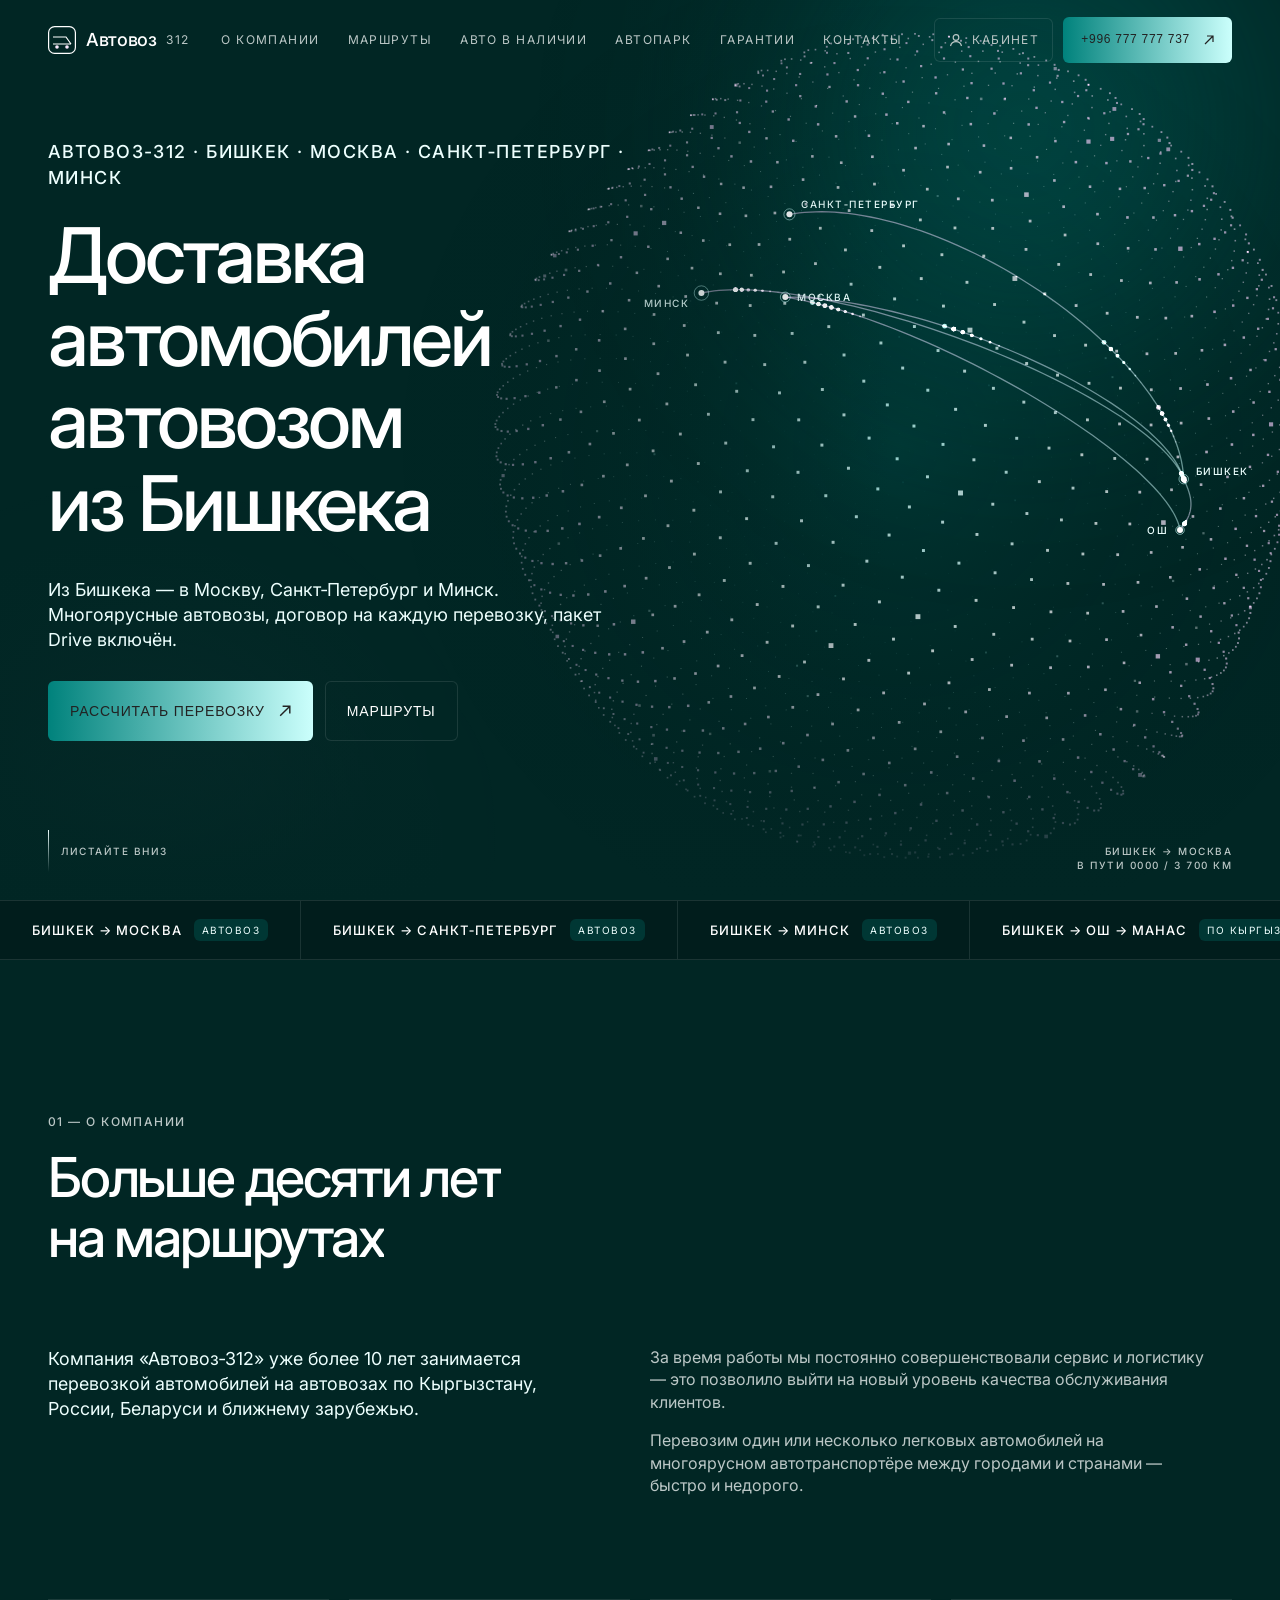
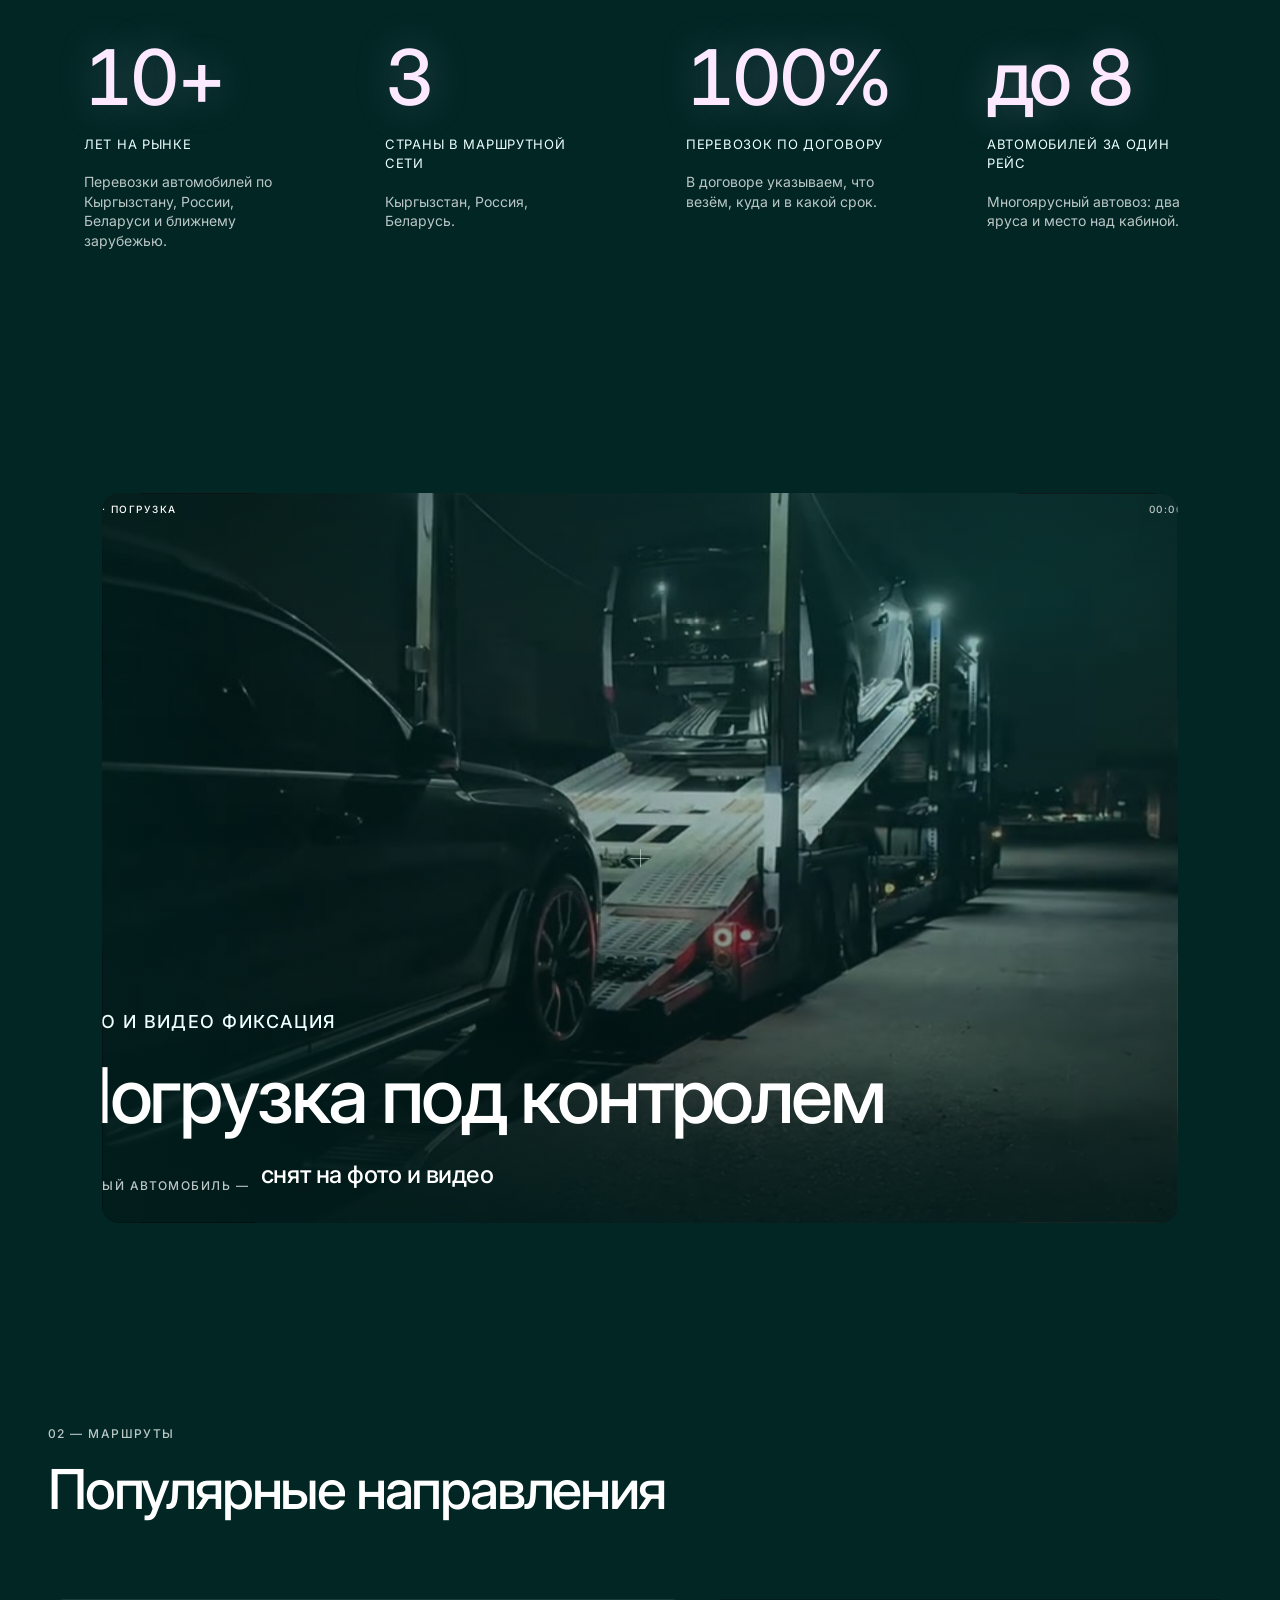
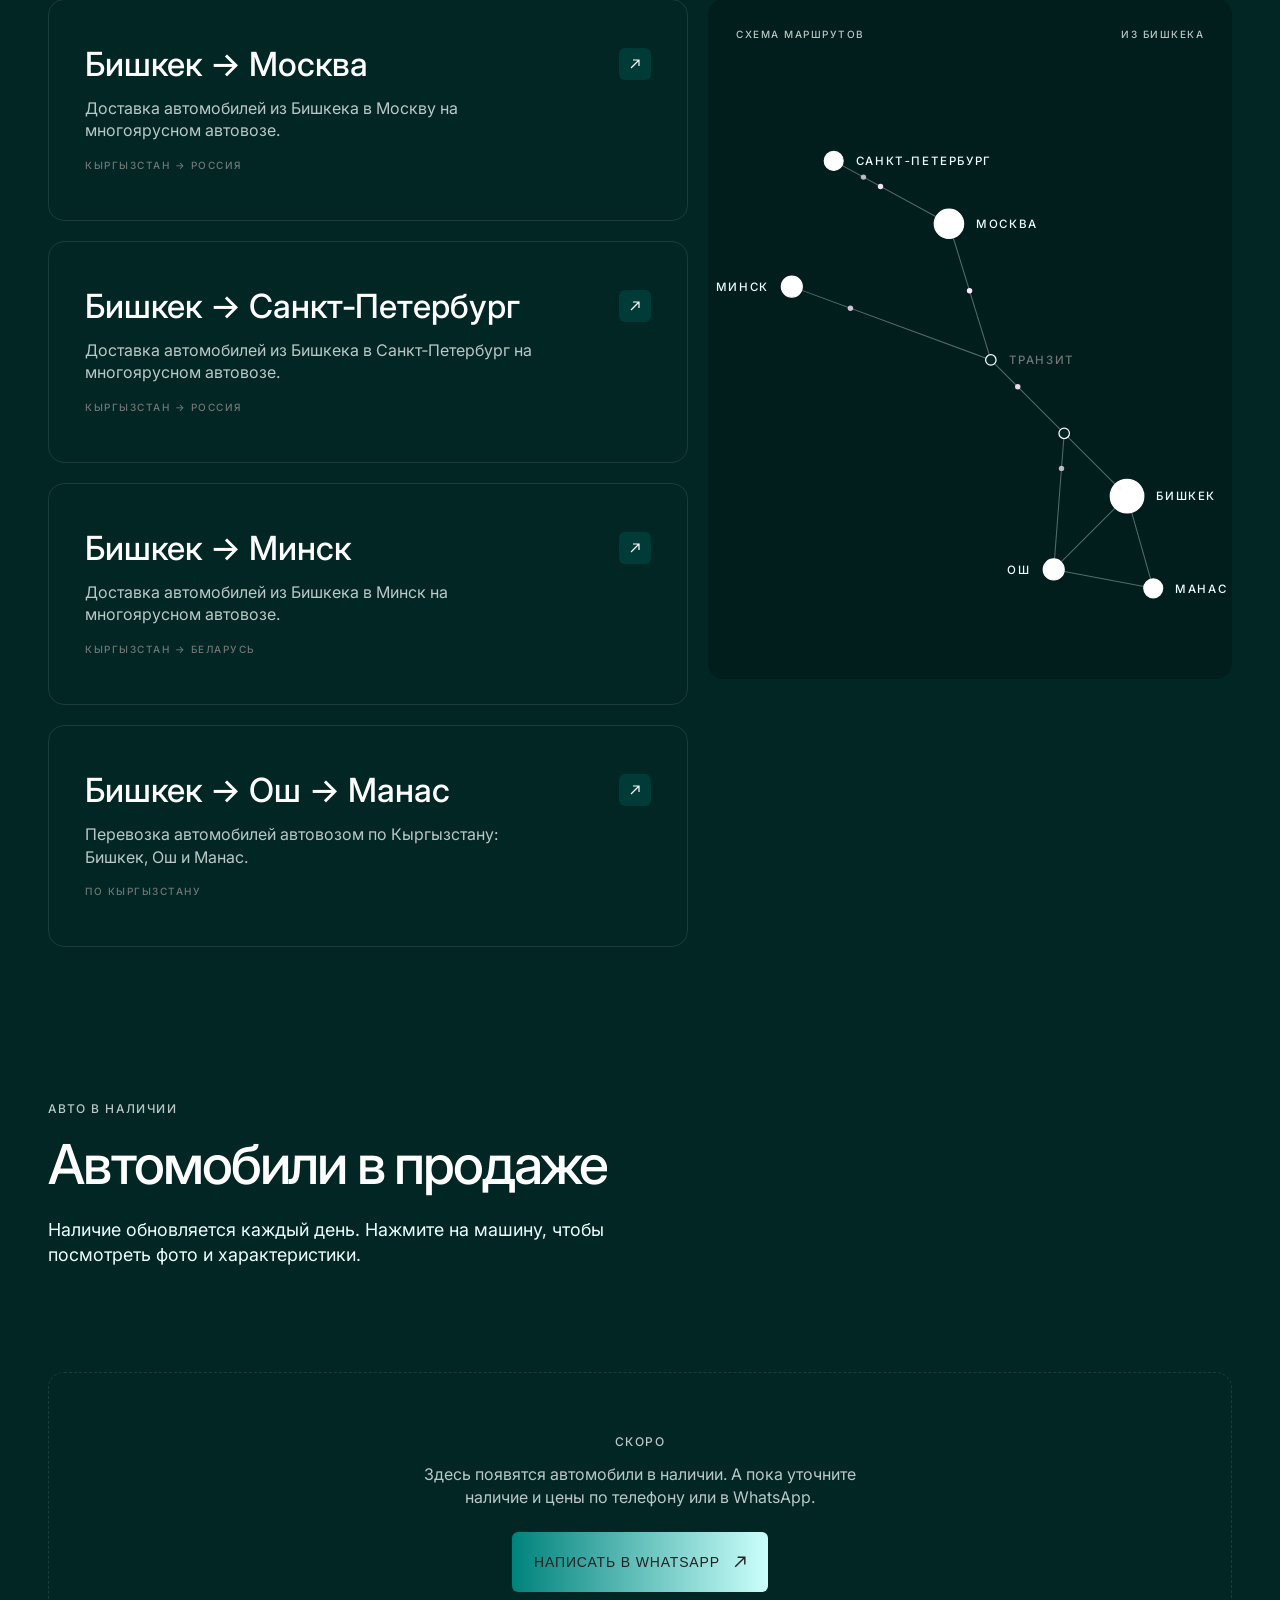
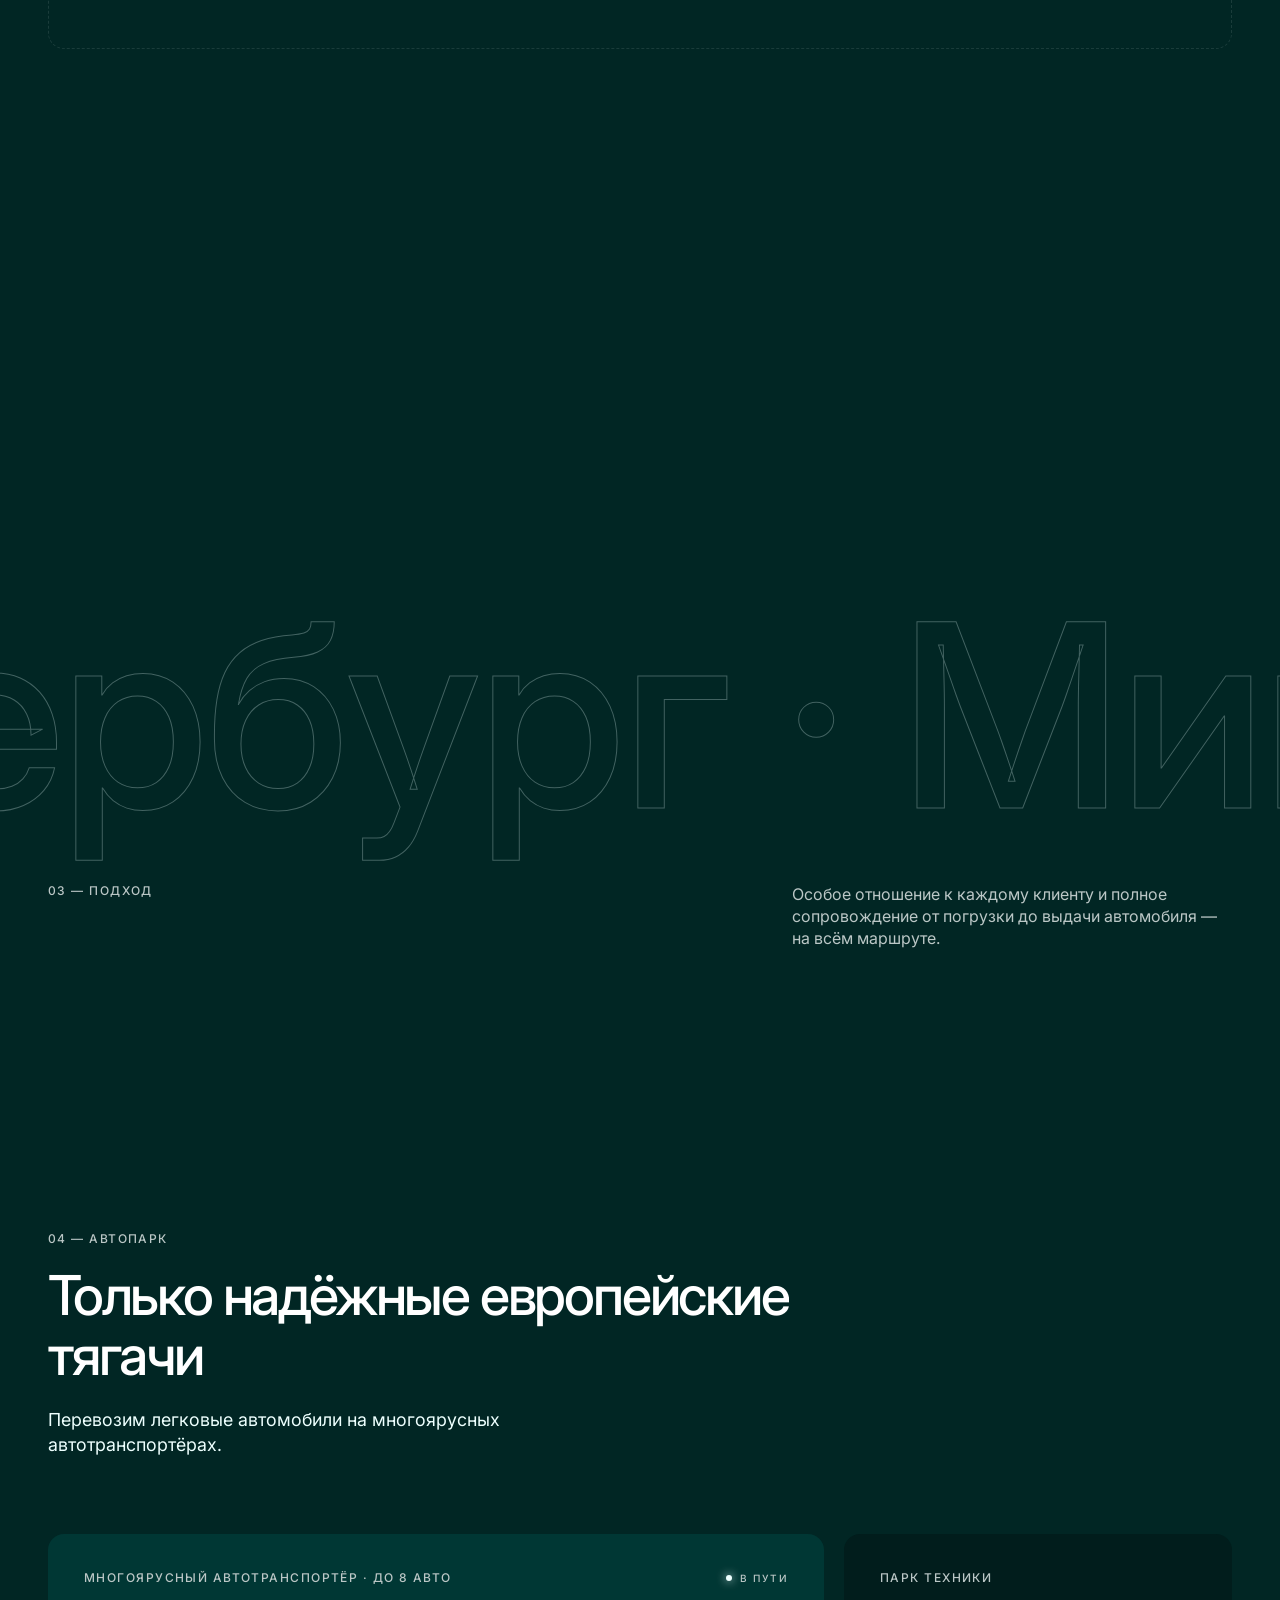
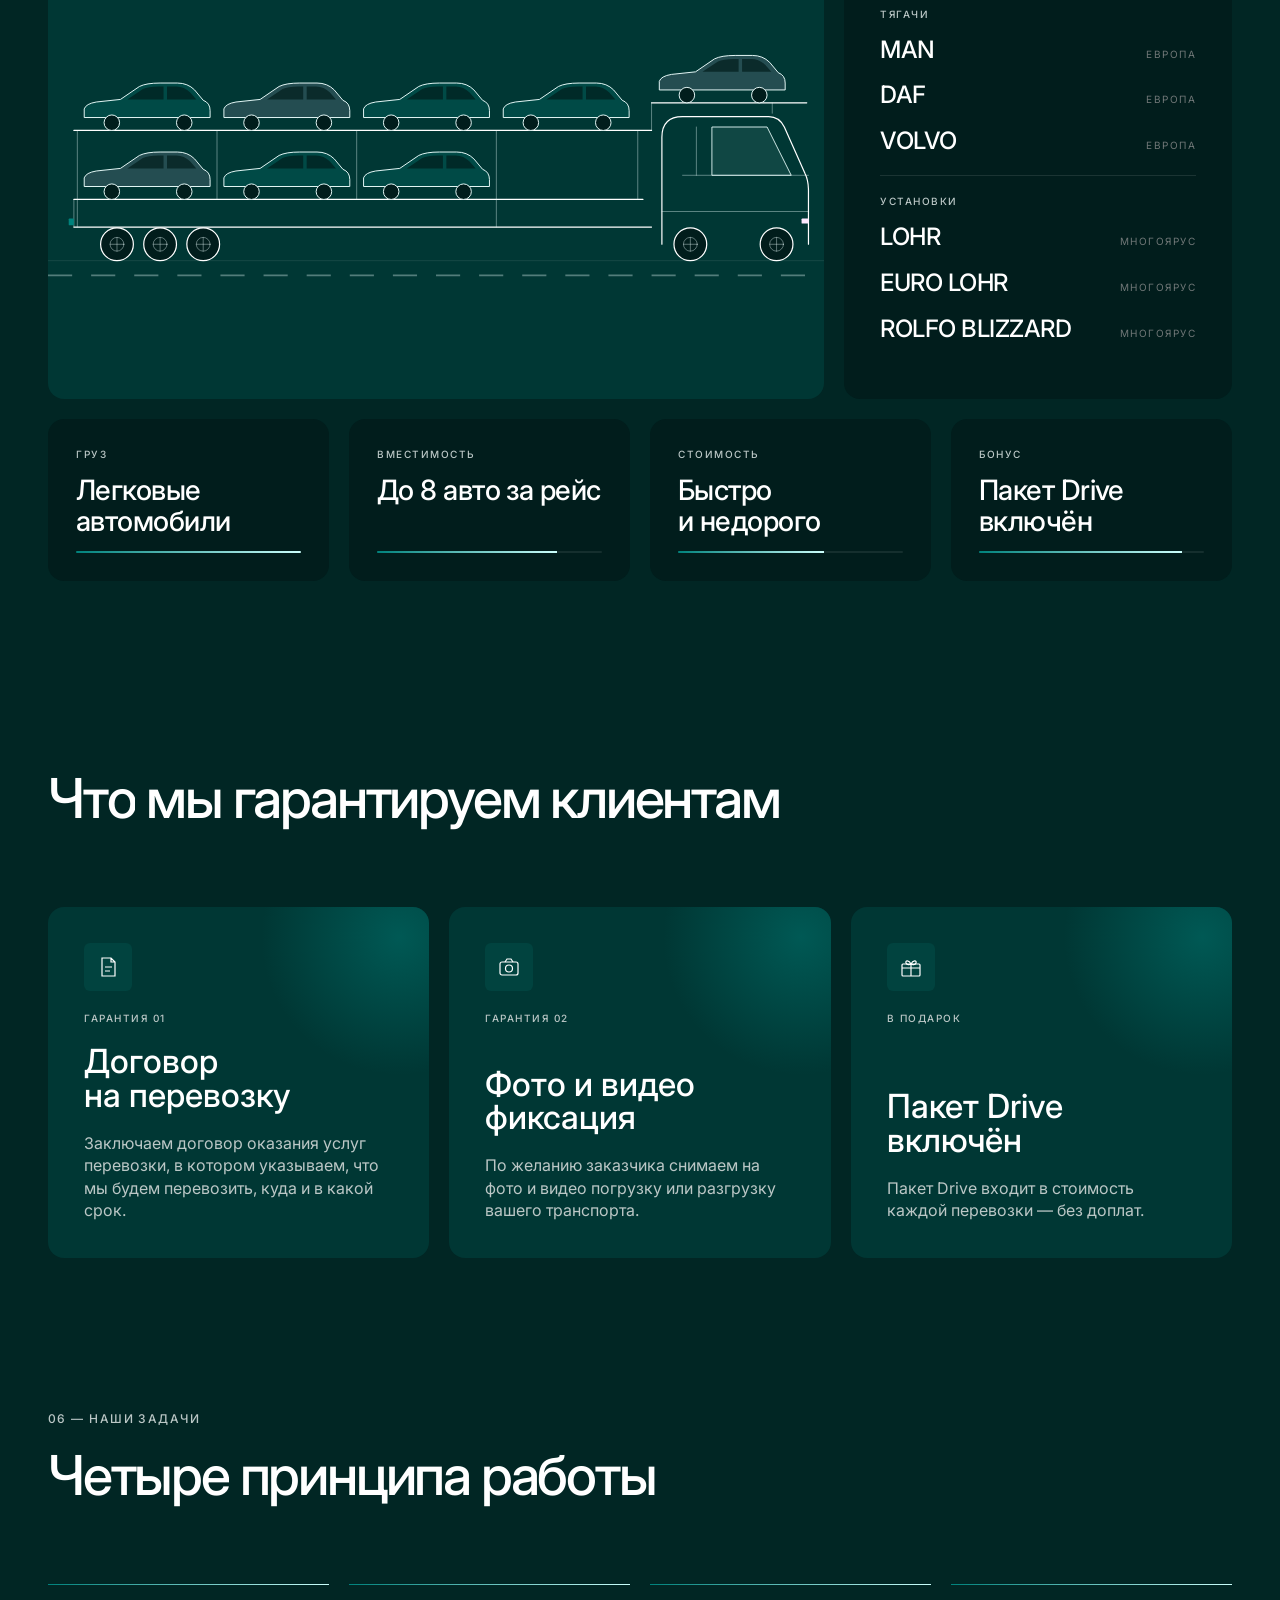
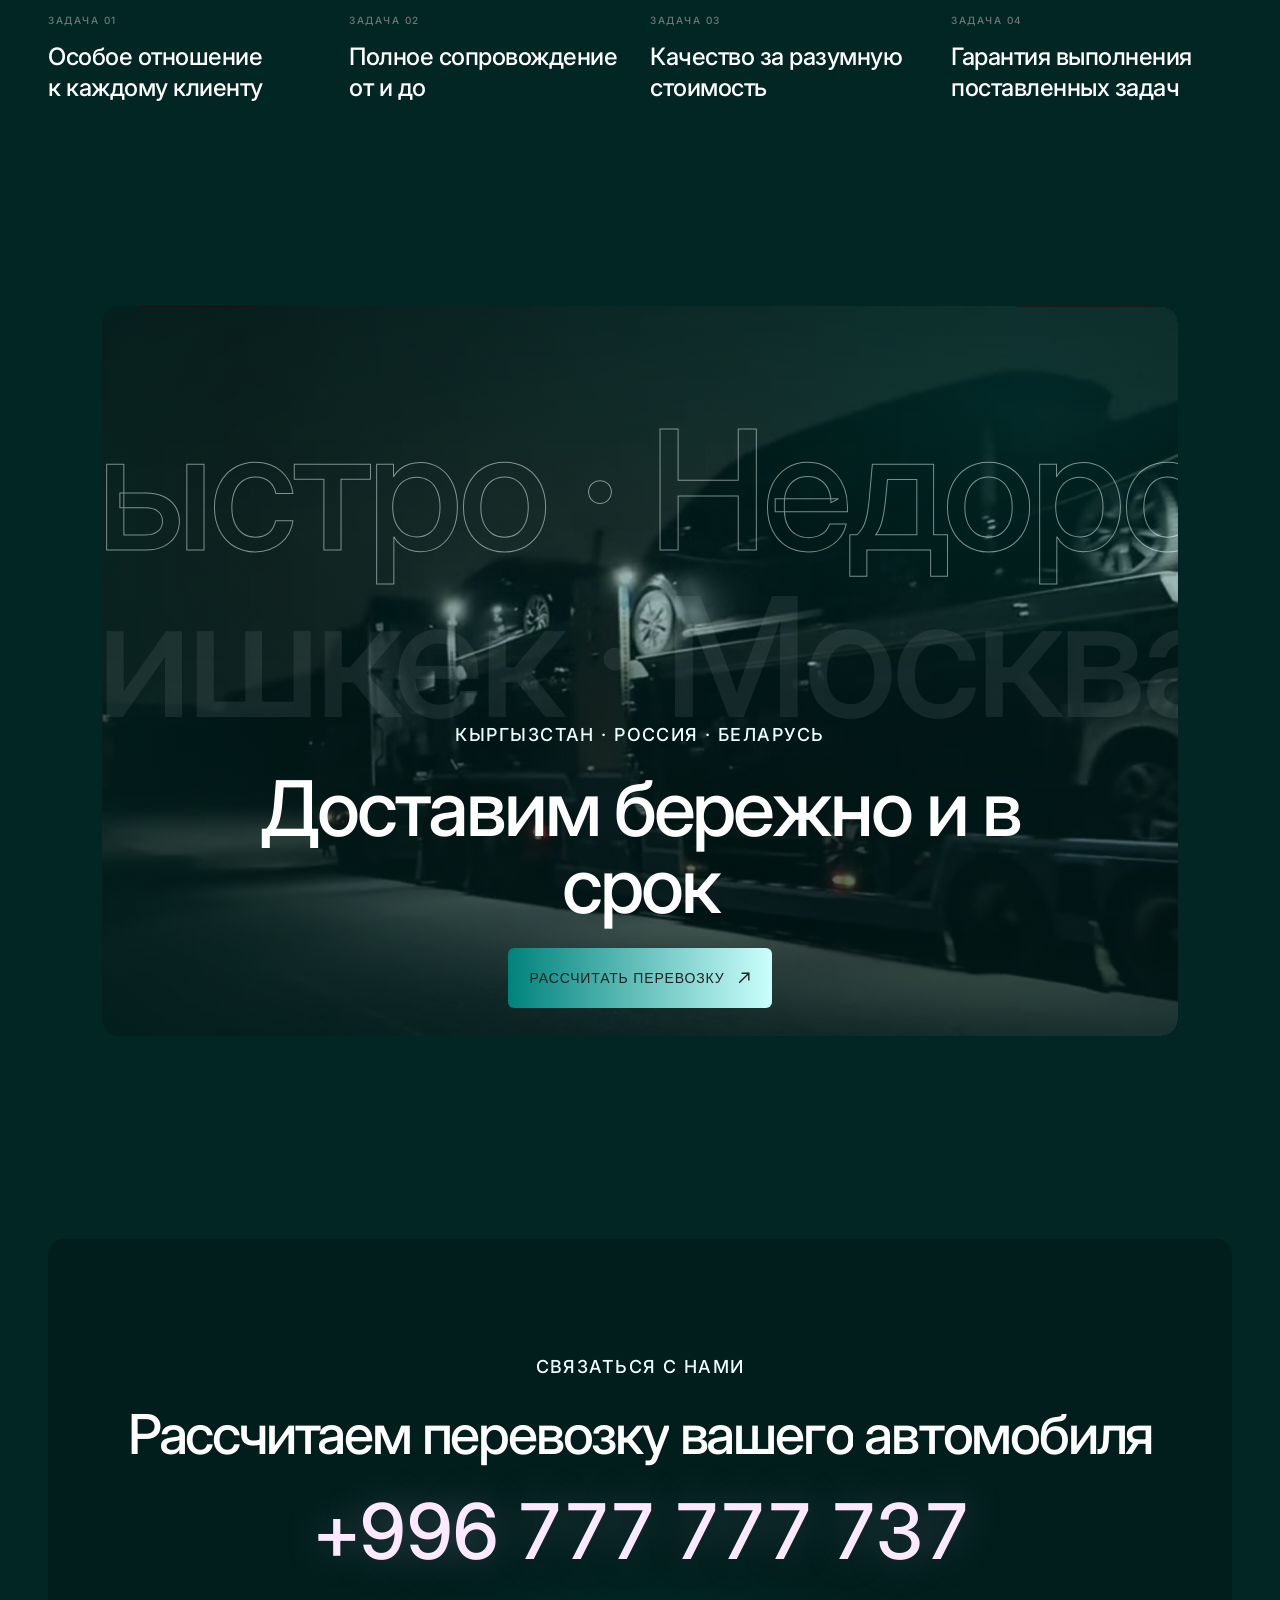
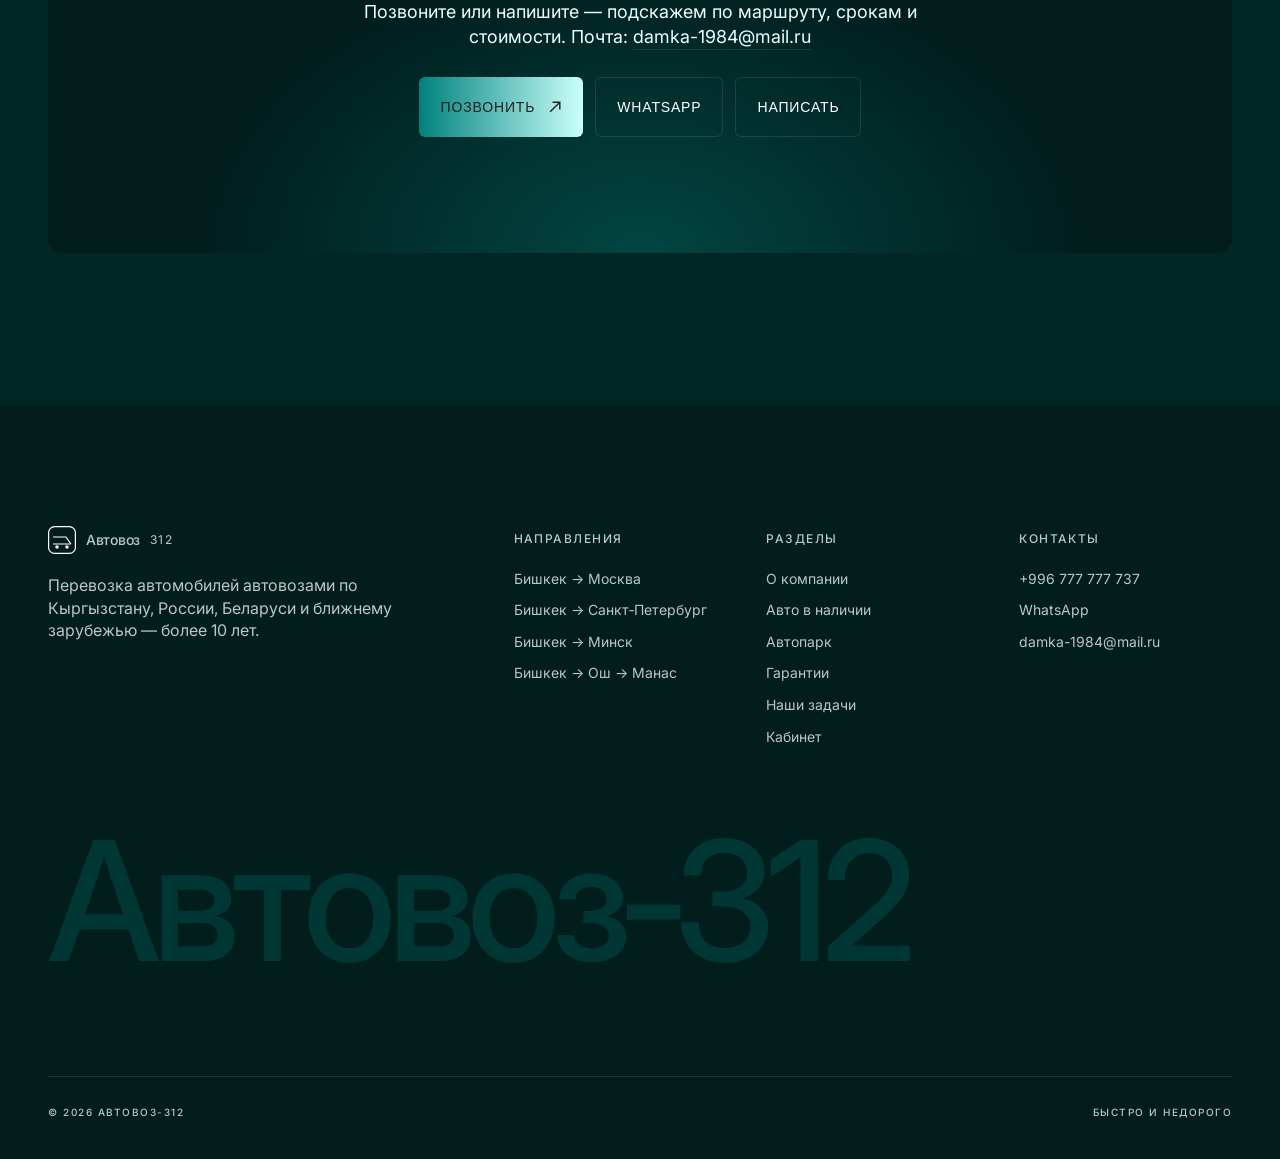
<file: avtovoz/index.html>
<!doctype html>
<html lang="ru">
<head>
<meta charset="utf-8">
<meta name="viewport" content="width=device-width, initial-scale=1">
<title>Автовоз-312 — перевозка автомобилей</title>
<meta name="description" content="Автовоз-312 — доставка автомобилей автовозами из Бишкека в Москву, Санкт-Петербург и Минск. Более 10 лет на рынке.">
<meta name="theme-color" content="#012624">
<link rel="canonical" href="https://avtovoz312.ru/">
<meta property="og:type" content="website">
<meta property="og:locale" content="ru_RU">
<meta property="og:site_name" content="Автовоз-312">
<meta property="og:title" content="Автовоз-312 — доставка автомобилей автовозом">
<meta property="og:description" content="Бишкек → Москва, Санкт-Петербург, Минск. Договор, фото и видео фиксация, пакет Drive включён. +996 777 777 737">
<meta property="og:url" content="https://avtovoz312.ru/">
<meta property="og:image" content="https://avtovoz312.ru/og.jpg">
<meta property="og:image:width" content="1200">
<meta property="og:image:height" content="630">
<meta name="twitter:card" content="summary_large_image">
<link rel="icon" href="data:image/svg+xml,%3Csvg xmlns='http://www.w3.org/2000/svg' viewBox='0 0 28 28'%3E%3Crect width='28' height='28' rx='6' fill='%23012624'/%3E%3Cpath d='M5 18h18M5 11h13l5 7' stroke='%23fff' stroke-width='1.6' fill='none'/%3E%3Ccircle cx='9' cy='21' r='2' fill='%23fde9ff'/%3E%3Ccircle cx='19' cy='21' r='2' fill='%23fde9ff'/%3E%3C/svg%3E">
<link rel="preconnect" href="https://fonts.googleapis.com">
<link rel="preconnect" href="https://fonts.gstatic.com" crossorigin>
<link href="https://fonts.googleapis.com/css2?family=Inter:wght@400;500&display=swap" rel="stylesheet">
<link rel="stylesheet" href="tokens.css">
<script src="config.js"></script>
<style>
:root{
  /* Matter — платный шрифт; Inter (с кириллицей) — задокументированная замена */
  --font-matter:'Matter','Inter',ui-sans-serif,system-ui,-apple-system,BlinkMacSystemFont,"Segoe UI",Roboto,sans-serif;
  --gutter:clamp(16px,4vw,48px);
  --line:rgba(255,255,255,.1);
  --ease:cubic-bezier(.2,.7,.1,1);
}
*{box-sizing:border-box;margin:0;padding:0}
html{background:var(--color-liquid-abyss);scroll-behavior:smooth}
body{background:var(--color-liquid-abyss);color:var(--color-silver-mist);
  font:var(--font-weight-regular) var(--text-body)/var(--leading-body) var(--font-matter);
  -webkit-font-smoothing:antialiased;overflow-x:hidden}
a{color:inherit;text-decoration:none}
::selection{background:#00827c;color:var(--color-platinum)}
.wrap{max-width:var(--page-max-width);margin:0 auto;padding:0 var(--gutter)}

/* typography */
.label{font:500 12px/1.4 var(--font-matter);letter-spacing:.12em;text-transform:uppercase;color:var(--color-silver-mist)}
.label--lg{font-size:clamp(13px,1.4vw,20px);letter-spacing:.08em;color:var(--color-liquid-mist)}
.label--xs{font-size:var(--text-caption);letter-spacing:.15em}
h1,h2,h3{color:var(--color-platinum);font-weight:var(--font-weight-medium)}
.h-hero{font-size:clamp(40px,6vw,var(--text-display));line-height:var(--leading-display);letter-spacing:-.04em}
.h-lg{font-size:clamp(34px,4.3vw,var(--text-heading-lg));line-height:var(--leading-heading-lg);letter-spacing:-.04em}
.h-md{font-size:clamp(26px,2.6vw,var(--text-heading));line-height:var(--leading-heading);letter-spacing:var(--tracking-heading)}
.h-sm{font-size:var(--text-subheading);line-height:var(--leading-subheading);letter-spacing:var(--tracking-subheading)}
.lead{color:var(--color-liquid-mist);font-size:clamp(16px,1.4vw,20px);line-height:1.4;max-width:560px}

/* buttons */
.btn{position:relative;display:inline-flex;align-items:center;gap:14px;padding:20px 22px;border-radius:var(--radius-buttons);border:0;cursor:pointer;
  font:400 14px/1.43 var(--font-arial);text-transform:uppercase;letter-spacing:.06em;color:#222;
  background:var(--gradient-bioluminescent-gradient);overflow:hidden;isolation:isolate;transition:transform .5s var(--ease)}
.btn::before{content:"";position:absolute;inset:0;background:var(--gradient-aurora-gradient);z-index:-1;opacity:0;transition:opacity .6s var(--ease)}
.btn:hover::before,.btn:focus-visible::before{opacity:1}
.btn:hover{transform:translateY(-2px)}
.btn svg{transition:transform .5s var(--ease)}
.btn:hover svg{transform:translate(3px,-3px)}
.btn--sm{padding:14px 18px;font-size:12px}
.btn--ghost{background:transparent;color:var(--color-platinum);box-shadow:inset 0 0 0 1px var(--line)}
.btn--ghost::before{background:var(--color-liquid-kelp)}
.btn:focus-visible{outline:1px solid var(--color-liquid-mist);outline-offset:3px}
.arrow-btn{flex:none;width:32px;height:32px;border-radius:var(--radius-small);display:grid;place-items:center;background:rgba(3,81,75,.5);color:var(--color-platinum);transition:background .4s}
.arrow-btn svg{transition:transform .4s var(--ease)}

/* nav */
.nav{position:fixed;inset:0 0 auto;z-index:50;transition:background .5s}
.nav.is-scrolled{background:rgba(1,38,36,.75);backdrop-filter:blur(14px);-webkit-backdrop-filter:blur(14px)}
.nav__in{height:80px;display:flex;align-items:center;justify-content:space-between;gap:24px}
.logo{display:flex;align-items:center;gap:10px;color:var(--color-platinum);font-weight:500;font-size:18px;letter-spacing:-.02em;white-space:nowrap}
.logo svg{width:28px;height:28px;flex:none}
.logo small{font-size:12px;letter-spacing:.12em;color:var(--color-silver-mist);font-weight:400}
.nav__links{display:flex;gap:28px}
.nav__links a{font:400 12px/1 var(--font-matter);letter-spacing:.12em;text-transform:uppercase;color:var(--color-silver-mist);position:relative;transition:color .3s}
.nav__links a::after{content:"";position:absolute;left:0;right:100%;bottom:-6px;height:1px;background:var(--color-liquid-mist);transition:right .4s var(--ease)}
.nav__links a:hover{color:var(--color-platinum)}
.nav__links a:hover::after{right:0}
@media (max-width:960px){.nav__links{display:none}}
@media (max-width:440px){.nav .btn--sm span{display:none}}
.nav__right{display:flex;align-items:center;gap:10px}
.nav-cab{display:inline-flex;align-items:center;gap:8px;height:44px;padding:0 14px;border-radius:var(--radius-small);
  box-shadow:inset 0 0 0 1px var(--line);color:var(--color-silver-mist);font:400 12px/1 var(--font-matter);letter-spacing:.12em;text-transform:uppercase;transition:color .3s,background .3s}
.nav-cab:hover{color:var(--color-platinum);background:var(--color-liquid-kelp)}
.nav-cab svg{width:16px;height:16px;flex:none}
@media (max-width:600px){.nav-cab span{display:none}.nav-cab{padding:0 12px}}

/* hero */
.hero{position:relative;min-height:100svh;display:flex;align-items:center;overflow:hidden;isolation:isolate}
.hero canvas{position:absolute;inset:0;width:100%;height:100%;z-index:-1}
.glow{position:absolute;border-radius:50%;filter:blur(90px);z-index:-2;pointer-events:none}
.glow--teal{width:60vmax;height:60vmax;right:-10vmax;top:-20vmax;background:radial-gradient(circle,rgba(0,130,124,.45),transparent 65%);animation:drift1 22s ease-in-out infinite alternate}
.glow--pink{width:45vmax;height:45vmax;left:-12vmax;bottom:-18vmax;background:radial-gradient(circle,rgba(250,209,255,.12),transparent 65%);animation:drift2 26s ease-in-out infinite alternate}
@keyframes drift1{to{transform:translate(-12vmax,10vmax) scale(1.15)}}
@keyframes drift2{to{transform:translate(10vmax,-8vmax) scale(1.2)}}
.hero__veil{position:absolute;inset:0;z-index:-1;pointer-events:none;
  background:linear-gradient(90deg,rgba(1,38,36,.85) 0%,rgba(1,38,36,.35) 45%,transparent 70%),linear-gradient(transparent 75%,var(--color-liquid-abyss))}
.hero__stack{display:flex;flex-direction:column;align-items:flex-start;gap:28px;padding:120px 0 140px;max-width:640px}
.hero__btns{display:flex;gap:12px;flex-wrap:wrap}
.split .w{display:inline-block;overflow:hidden;vertical-align:top;padding-bottom:.08em}
.split .w>span{display:inline-block;transform:translateY(110%);transition:transform 1.2s var(--ease)}
.split.is-in .w>span{transform:none}
.hero__meta{position:absolute;bottom:28px;left:0;right:0}
.hero__meta .wrap{display:flex;justify-content:space-between;align-items:flex-end;gap:16px}
.scroll-cue{display:flex;align-items:center;gap:12px}
.scroll-cue i{display:block;width:1px;height:42px;background:linear-gradient(var(--color-liquid-mist),transparent);animation:cue 2.2s ease-in-out infinite;transform-origin:top}
@keyframes cue{0%{transform:scaleY(0)}50%{transform:scaleY(1)}100%{transform:scaleY(1);opacity:0}}
.coords{text-align:right;font-variant-numeric:tabular-nums}
@media (max-width:860px){
  .hero{align-items:flex-end}
  .hero__veil{background:linear-gradient(transparent 30%,rgba(1,38,36,.9) 62%),linear-gradient(transparent 80%,var(--color-liquid-abyss))}
  .hero__stack{padding:52svh 0 110px;gap:22px}
  .coords{display:none}
}

/* ticker */
.ticker{border-block:1px solid var(--line);overflow:hidden;background:var(--color-liquid-deep)}
.ticker__track{display:flex;width:max-content;animation:marquee 55s linear infinite}
.ticker:hover .ticker__track{animation-play-state:paused}
.tick{display:flex;align-items:center;gap:12px;padding:18px 32px;border-right:1px solid var(--line);white-space:nowrap}
.tick b{font-weight:500;color:var(--color-platinum);font-size:13px;letter-spacing:.08em;text-transform:uppercase}
.tick em{font-style:normal;font-size:10px;letter-spacing:.15em;text-transform:uppercase;color:var(--color-liquid-mist);padding:4px 8px;border-radius:var(--radius-small);background:var(--color-liquid-kelp)}
@keyframes marquee{to{transform:translateX(-50%)}}

/* sections */
section{position:relative}
.sec{padding:clamp(96px,12vw,var(--spacing-164)) 0}
.sec-head{display:flex;flex-direction:column;gap:20px;max-width:760px;margin-bottom:clamp(48px,6vw,80px)}
.rv{opacity:0;transform:translateY(32px);transition:opacity 1.1s var(--ease),transform 1.1s var(--ease)}
.rv.is-in{opacity:1;transform:none}
.rv[data-d="1"]{transition-delay:.1s}.rv[data-d="2"]{transition-delay:.2s}.rv[data-d="3"]{transition-delay:.3s}.rv[data-d="4"]{transition-delay:.4s}

/* about + stats */
.about{display:grid;grid-template-columns:1fr 1fr;gap:var(--element-gap);margin-bottom:clamp(64px,8vw,120px)}
.about p{max-width:560px}
.about p+p{margin-top:16px}
.stats{display:grid;grid-template-columns:repeat(4,1fr);gap:var(--element-gap)}
@media (max-width:1100px){.stats{grid-template-columns:repeat(2,1fr)}}
.stat{padding:40px 36px;border-top:1px solid var(--line);display:flex;flex-direction:column;gap:18px}
.stat__num{font-size:clamp(52px,6vw,86px);line-height:1;letter-spacing:-.046em;font-weight:500;color:var(--color-lavender-phosphor);font-variant-numeric:tabular-nums;text-shadow:0 0 40px rgba(250,209,255,.25)}
.stat__lbl{font-size:13px;line-height:1.5;letter-spacing:.055em;text-transform:uppercase;color:var(--color-liquid-mist)}
.stat__sub{font-size:14px;max-width:300px}
@media (max-width:860px){.about,.stats{grid-template-columns:1fr}.stat{padding:32px 0}}

/* routes */
.explore{display:grid;grid-template-columns:1.1fr .9fr;gap:var(--element-gap)}
.rows{display:flex;flex-direction:column;gap:var(--element-gap)}
.row{position:relative;border-radius:var(--radius-cards);padding:var(--spacing-48) var(--spacing-36);display:flex;flex-direction:column;gap:var(--spacing-16);
  border:1px solid var(--line);overflow:hidden;isolation:isolate;transition:border-color .5s,background .5s}
.row::before{content:"";position:absolute;inset:0;z-index:-1;opacity:0;transition:opacity .6s;background:radial-gradient(400px circle at var(--mx,50%) var(--my,50%),rgba(0,130,124,.28),transparent 60%)}
.row:hover{background:var(--color-liquid-kelp);border-color:transparent}
.row:hover::before{opacity:1}
.row:hover .arrow-btn{background:var(--color-platinum);color:var(--color-liquid-abyss)}
.row:hover .arrow-btn svg{transform:rotate(45deg)}
.row__top{display:flex;justify-content:space-between;align-items:flex-start;gap:20px}
.row p{max-width:460px}
.row .label{color:var(--color-slate-deep)}
.map{border-radius:var(--radius-cards);background:var(--color-liquid-deep);position:sticky;top:100px;align-self:start;height:min(680px,calc(100svh - 130px));min-height:520px;overflow:hidden}
.map svg{position:absolute;inset:0;width:100%;height:100%}
.map>.label{position:absolute;left:28px;top:28px}
.map>.label+.label{left:auto;right:28px}
.m-line{stroke:rgba(237,255,254,.35);stroke-width:1;fill:none;stroke-dasharray:var(--len);stroke-dashoffset:var(--len);transition:stroke-dashoffset 2s var(--ease)}
.map.is-in .m-line{stroke-dashoffset:0}
.m-node{fill:var(--color-liquid-abyss);stroke:var(--color-platinum);stroke-width:1.2;transform-box:fill-box;transform-origin:center;transform:scale(0);transition:transform 1s var(--ease)}
.m-node.solid{fill:var(--color-platinum)}
.map.is-in .m-node{transform:scale(1)}
.m-text{fill:var(--color-liquid-mist);font:500 11px var(--font-matter);letter-spacing:.14em;text-transform:uppercase;opacity:0;transition:opacity 1s 1s}
.m-text.dim{fill:var(--color-slate-deep)}
.map.is-in .m-text{opacity:1}
.m-pulse{fill:var(--color-lavender-phosphor)}
@media (max-width:960px){.explore{grid-template-columns:1fr}.map{position:relative;top:auto;height:auto;min-height:460px}}

/* kinetic */
.kinetic{overflow:hidden;padding:clamp(80px,10vw,140px) 0;position:relative;isolation:isolate}
.kinetic canvas{position:absolute;left:50%;top:50%;width:min(900px,120vw);height:min(900px,120vw);transform:translate(-50%,-50%);z-index:-1}
.kin-line{font-size:clamp(96px,20vw,295px);line-height:1;letter-spacing:-.012em;font-weight:500;color:var(--color-platinum);white-space:nowrap;will-change:transform}
.kin-line.ghost{color:transparent;-webkit-text-stroke:1px rgba(237,255,254,.28)}
.kin-cap{display:flex;justify-content:space-between;gap:20px;margin-top:40px;flex-wrap:wrap}
.kin-cap p{max-width:440px}

/* fleet */
.fleet{display:grid;grid-template-columns:2fr 1fr;gap:var(--element-gap)}
.card{background:var(--color-liquid-kelp);border-radius:var(--radius-cards);padding:var(--spacing-36);display:flex;flex-direction:column;gap:20px;min-width:0;position:relative;overflow:hidden}
.card--deep{background:var(--color-liquid-deep)}
.card__head{display:flex;justify-content:space-between;align-items:center;gap:16px}
.live{display:inline-flex;align-items:center;gap:8px}
.live i{width:6px;height:6px;border-radius:50%;background:var(--color-liquid-mist);box-shadow:0 0 10px var(--color-liquid-mist);animation:blink 1.6s infinite}
@keyframes blink{50%{opacity:.25}}
.truck-wrap{position:relative;margin:0 calc(var(--spacing-36) * -1);padding:20px 0 0}
.truck{display:block;width:100%;height:auto;overflow:visible}
.truck .body{fill:none;stroke:var(--color-platinum);stroke-width:1.4;stroke-linejoin:round;stroke-linecap:round}
.truck .thin{stroke:rgba(237,255,254,.45);stroke-width:1}
.truck .glass{fill:rgba(203,255,252,.08);stroke:var(--color-liquid-mist);stroke-width:1}
.truck .lamp{fill:var(--color-lavender-phosphor)}
.truck .road{stroke:rgba(237,255,254,.35);stroke-width:2;stroke-dasharray:28 22;animation:road 1.1s linear infinite}
.truck .ground{stroke:var(--line);stroke-width:1}
@keyframes road{to{stroke-dashoffset:-50}}
.truck .wheel{transform-box:fill-box;transform-origin:center;animation:spin 1.1s linear infinite}
@keyframes spin{to{transform:rotate(360deg)}}
.truck .rig{transform:translateX(-110%);transition:transform 2.4s var(--ease)}
.truck .car{opacity:0;transform:translateX(-60px);transition:opacity .9s var(--ease),transform 1.2s var(--ease)}
.truck-wrap.is-in .rig{transform:none}
.truck-wrap.is-in .car{opacity:1;transform:none}
.truck .car .paint{fill:rgba(0,130,124,.25);stroke:var(--color-liquid-mist);stroke-width:1.1;stroke-linejoin:round}
.truck .car .paint.pink{fill:rgba(250,209,255,.14)}
.truck .car .win{fill:rgba(1,29,28,.7);stroke:none}
.truck .car circle{fill:var(--color-liquid-deep);stroke:var(--color-liquid-mist);stroke-width:1.1}
.truck .bob{animation:bob 2.2s ease-in-out infinite}
@keyframes bob{50%{transform:translateY(-1.2px)}}
.spec{display:flex;flex-direction:column}
.spec__grp{padding:18px 0;border-top:1px solid var(--line);display:flex;flex-direction:column;gap:12px}
.spec__grp:first-of-type{border-top:0;padding-top:0}
.spec__item{display:flex;justify-content:space-between;align-items:baseline;gap:12px;color:var(--color-platinum);font-size:var(--text-subheading);letter-spacing:-.02em;font-weight:500}
.spec__item span{font-size:10px;letter-spacing:.15em;text-transform:uppercase;color:var(--color-slate-deep);font-weight:400}
.minis{grid-column:1/-1;display:grid;grid-template-columns:repeat(4,1fr);gap:var(--element-gap)}
.mini{background:var(--color-liquid-deep);border-radius:var(--radius-cards);padding:28px;display:flex;flex-direction:column;gap:14px}
.mini__v{font-size:clamp(22px,2.2vw,28px);line-height:1.1;letter-spacing:-.02em;color:var(--color-platinum);font-weight:500}
.meter{height:2px;background:rgba(255,255,255,.08);border-radius:2px;overflow:hidden;margin-top:auto}
.meter i{display:block;height:100%;background:var(--gradient-bioluminescent-gradient);width:0;transition:width 1.4s var(--ease)}
@media (max-width:1000px){.fleet{grid-template-columns:1fr}.minis{grid-template-columns:1fr 1fr}}
@media (max-width:520px){.minis{grid-template-columns:1fr}.card{padding:24px}.truck-wrap{margin:0 -24px}}

/* guarantees */
.guar{display:grid;grid-template-columns:repeat(3,1fr);gap:var(--element-gap)}
.g-card{background:var(--color-liquid-kelp);border-radius:var(--radius-cards);padding:var(--spacing-36);display:flex;flex-direction:column;gap:20px;min-height:340px;position:relative;overflow:hidden;isolation:isolate}
.g-card::after{content:"";position:absolute;width:300px;height:300px;right:-120px;top:-120px;border-radius:50%;z-index:-1;
  background:radial-gradient(circle,rgba(0,130,124,.45),transparent 65%);transition:transform 1s var(--ease)}
.g-card:hover::after{transform:translate(-40px,40px) scale(1.3)}
.g-card .ico{width:48px;height:48px;border-radius:var(--radius-small);background:rgba(3,81,75,.5);display:grid;place-items:center}
.g-card .ico svg{width:24px;height:24px;stroke:var(--color-platinum);fill:none;stroke-width:1.2}
.g-card h3{margin-top:auto}
@media (max-width:900px){.guar{grid-template-columns:1fr}.g-card{min-height:260px}}

/* tasks */
.steps{display:grid;grid-template-columns:repeat(4,1fr);gap:var(--element-gap)}
.step{padding-top:28px;border-top:1px solid var(--line);display:flex;flex-direction:column;gap:14px;position:relative}
.step::before{content:"";position:absolute;top:-1px;left:0;height:1px;width:0;background:var(--gradient-bioluminescent-gradient);transition:width 1.4s var(--ease)}
.step.is-in::before{width:100%}
.step .label{color:var(--color-slate-deep)}
@media (max-width:900px){.steps{grid-template-columns:1fr 1fr}}
@media (max-width:520px){.steps{grid-template-columns:1fr}}

/* cta */
.cta{background:var(--color-liquid-deep);border-radius:var(--radius-cards);padding:clamp(72px,9vw,120px) clamp(24px,5vw,80px);text-align:center;
  display:flex;flex-direction:column;align-items:center;gap:28px;position:relative;overflow:hidden;isolation:isolate}
.cta::before{content:"";position:absolute;left:50%;top:100%;width:900px;height:600px;transform:translate(-50%,-50%);z-index:-1;
  background:radial-gradient(closest-side,rgba(0,130,124,.4),transparent);animation:breathe 7s ease-in-out infinite}
@keyframes breathe{50%{transform:translate(-50%,-56%) scale(1.15);opacity:.7}}
.cta .lead{text-align:center}
.phone{font-size:clamp(36px,6vw,86px);line-height:1;letter-spacing:-.046em;font-weight:500;color:var(--color-lavender-phosphor);text-shadow:0 0 40px rgba(250,209,255,.25);font-variant-numeric:tabular-nums;white-space:nowrap}
.cta__btns{display:flex;gap:12px;flex-wrap:wrap;justify-content:center}
.mail{color:var(--color-liquid-mist);border-bottom:1px solid var(--line);padding-bottom:2px;transition:border-color .3s}
.mail:hover{border-color:var(--color-liquid-mist)}

/* footer */
footer{background:var(--color-liquid-deep);margin-top:clamp(96px,12vw,var(--spacing-164));padding:var(--spacing-120) 0 var(--spacing-40)}
.foot{display:grid;grid-template-columns:2fr 1fr 1fr 1fr;gap:40px}
.foot ul{list-style:none;display:flex;flex-direction:column;gap:12px;margin-top:20px}
.foot a,.foot li{font-size:14px;color:var(--color-silver-mist);transition:color .3s}
.foot a:hover{color:var(--color-platinum)}
.foot__bottom{display:flex;justify-content:space-between;gap:16px;margin-top:100px;padding-top:28px;border-top:1px solid var(--line);flex-wrap:wrap}
.foot__big{font-size:clamp(56px,13vw,200px);line-height:.9;letter-spacing:-.05em;font-weight:500;color:var(--color-liquid-kelp);margin-top:80px;user-select:none;white-space:nowrap}
@media (max-width:860px){.foot{grid-template-columns:1fr 1fr}.foot>div:first-child{grid-column:1/-1}}

/* ---------- video films ---------- */
.film{margin:0 0 clamp(96px,12vw,var(--spacing-164))}
.film__frame{position:relative;height:min(92svh,860px);min-height:520px;overflow:hidden;isolation:isolate;
  clip-path:inset(var(--cy,5%) var(--cx,6%) round var(--radius-cards));background:var(--color-liquid-deep)}
.film__video{position:absolute;inset:0;width:100%;height:100%;object-fit:cover;transform:scale(var(--vs,1.15));z-index:-2;will-change:transform}
.film__shade{position:absolute;inset:0;z-index:-1;
  background:linear-gradient(0deg,rgba(1,29,28,.92) 0%,rgba(1,29,28,.35) 45%,rgba(1,29,28,.15) 70%,rgba(1,29,28,.55) 100%),
             linear-gradient(90deg,rgba(0,55,52,.55),transparent 60%)}
.film__shade::after{content:"";position:absolute;inset:0;background:radial-gradient(ellipse at 80% 20%,rgba(0,130,124,.25),transparent 55%);mix-blend-mode:screen}
.vf{position:absolute;inset:clamp(20px,3vw,40px);pointer-events:none}
.vf i{position:absolute;width:32px;height:32px;border:0 solid var(--color-liquid-mist);opacity:0;transform:scale(1.6);transition:opacity .8s var(--ease),transform 1s var(--ease)}
.vf i:nth-child(1){left:0;top:0;border-width:1px 0 0 1px}
.vf i:nth-child(2){right:0;top:0;border-width:1px 1px 0 0}
.vf i:nth-child(3){left:0;bottom:0;border-width:0 0 1px 1px}
.vf i:nth-child(4){right:0;bottom:0;border-width:0 1px 1px 0}
.film.is-in .vf i{opacity:.8;transform:none}
.vf .cross{position:absolute;left:50%;top:50%;width:18px;height:18px;margin:-9px;opacity:0;transition:opacity 1s .6s}
.vf .cross::before,.vf .cross::after{content:"";position:absolute;background:rgba(237,255,254,.5)}
.vf .cross::before{left:50%;top:0;bottom:0;width:1px}.vf .cross::after{top:50%;left:0;right:0;height:1px}
.film.is-in .vf .cross{opacity:1}
.film__top{position:absolute;top:clamp(36px,4.5vw,64px);left:clamp(36px,4.5vw,64px);right:clamp(36px,4.5vw,64px);display:flex;justify-content:space-between;gap:16px;font-variant-numeric:tabular-nums}
.rec{display:inline-flex;align-items:center;gap:8px;color:var(--color-platinum)}
.rec i{width:8px;height:8px;border-radius:50%;background:var(--color-lavender-phosphor);box-shadow:0 0 12px var(--color-lavender-phosphor);animation:blink 1.2s steps(2) infinite}
.film__content{position:absolute;left:clamp(36px,4.5vw,64px);right:clamp(36px,4.5vw,64px);bottom:clamp(44px,6vw,88px);display:flex;flex-direction:column;gap:24px;max-width:980px}
.film__content--center{left:0;right:0;margin:0 auto;align-items:center;text-align:center;padding:0 var(--gutter)}
.ch-w{display:inline-block;white-space:nowrap}
.ch{display:inline-block;opacity:0;transform:translateY(.4em) rotate(4deg);filter:blur(12px);transition:opacity .9s var(--ease),transform 1.1s var(--ease),filter 1s var(--ease)}
[data-chars].is-in .ch{opacity:1;transform:none;filter:none}
.rotator{display:flex;align-items:baseline;gap:12px;flex-wrap:wrap}
.rot{position:relative;display:inline-block;height:1.3em;min-width:16ch;overflow:hidden;font-size:var(--text-subheading);line-height:1.3;letter-spacing:var(--tracking-subheading);color:var(--color-platinum);font-weight:500}
.rot b{position:absolute;left:0;top:0;white-space:nowrap;font-weight:500;transform:translateY(110%);opacity:0;transition:transform .8s var(--ease),opacity .8s var(--ease)}
.rot b.on{transform:none;opacity:1}
.rot b.off{transform:translateY(-110%);opacity:0}
.film__marquee{position:absolute;top:clamp(80px,12vw,150px);left:0;right:0;overflow:hidden;pointer-events:none}
.film__marquee .mq{display:flex;width:max-content;animation:marquee 28s linear infinite}
.film__marquee span{font-size:clamp(72px,13vw,200px);line-height:1;letter-spacing:-.03em;font-weight:500;white-space:nowrap;color:transparent;-webkit-text-stroke:1px rgba(237,255,254,.5);padding-right:.3em}
.film__marquee .mq.rev{animation-direction:reverse;animation-duration:36s}
.film__marquee .mq.rev span{-webkit-text-stroke:0;color:rgba(237,255,254,.08)}
@media (max-width:700px){
  .film__frame{height:82svh}
  .film__top{top:36px;left:32px;right:32px}
  .film__content{left:32px;right:32px;bottom:64px;gap:18px}
  .film__content--center{left:0;right:0}
  .rot{min-width:0;flex-basis:100%}
}
@media (prefers-reduced-motion:reduce){.ch{opacity:1;transform:none;filter:none}.vf i{opacity:.8;transform:none}}

.hidden{display:none!important}
/* announcement */
.ann{background:var(--gradient-aurora-gradient);color:#012624;font-size:14px;line-height:1.35}
.ann .wrap{display:flex;align-items:center;justify-content:center;gap:12px;min-height:40px;padding-top:8px;padding-bottom:8px;text-align:center}
.ann button{flex:none;border:0;background:rgba(1,38,36,.12);color:#012624;width:26px;height:26px;border-radius:6px;cursor:pointer;font-size:13px}
/* price list */
.price-tbl{width:100%;border-collapse:collapse}
.price-tbl th{font:500 10px/1.4 var(--font-matter);letter-spacing:.15em;text-transform:uppercase;color:var(--color-slate-deep);text-align:left;padding:0 16px 14px}
.price-tbl td{padding:22px 16px;border-top:1px solid var(--line);vertical-align:middle}
.price-tbl tr:hover td{background:rgba(0,55,52,.45)}
.price-tbl .r{color:var(--color-platinum);font-size:var(--text-subheading);letter-spacing:-.02em;font-weight:500}
.price-tbl .n{display:block;font-size:13px;color:var(--color-silver-mist);font-weight:400;letter-spacing:0;margin-top:4px}
.price-tbl .p{color:var(--color-lavender-phosphor);font-size:clamp(22px,2.2vw,30px);letter-spacing:-.03em;font-weight:500;white-space:nowrap;font-variant-numeric:tabular-nums}
.price-tbl .p.q{color:var(--color-silver-mist);font-size:15px;letter-spacing:0;font-weight:400}
.price-tbl .d{white-space:nowrap}
.price-tbl .a{text-align:right;width:1%}
@media (max-width:720px){
  .price-tbl thead{display:none}
  .price-tbl tr{display:grid;grid-template-columns:1fr auto;gap:6px 16px;padding:18px 0;border-top:1px solid var(--line)}
  .price-tbl td{border:0;padding:0}
  .price-tbl .r{grid-column:1/-1}
  .price-tbl .a{grid-column:1/-1;text-align:left;width:auto;margin-top:8px}
}
.price-foot{margin-top:24px;font-size:14px}
/* extra contacts */
.cta__extra{display:flex;flex-wrap:wrap;justify-content:center;gap:10px 28px;margin-top:4px}
.cta__extra a,.cta__extra span{color:var(--color-liquid-mist);font-size:15px}
.cta__extra b{display:block;font-size:10px;letter-spacing:.15em;text-transform:uppercase;color:var(--color-slate-deep);font-weight:400;margin-bottom:4px}
/* ---------- cars in stock ---------- */
.cars-filter{display:flex;gap:8px;flex-wrap:wrap;margin-bottom:28px}
.chip{border:0;cursor:pointer;padding:10px 14px;border-radius:var(--radius-small);background:transparent;color:var(--color-silver-mist);
  box-shadow:inset 0 0 0 1px var(--line);font:500 12px/1 var(--font-matter);letter-spacing:.12em;text-transform:uppercase;transition:background .3s,color .3s}
.chip:hover{color:var(--color-platinum)}
.chip.on{background:var(--color-liquid-kelp);color:var(--color-platinum);box-shadow:none}
.cars-grid{display:grid;grid-template-columns:repeat(3,1fr);gap:var(--element-gap)}
@media (max-width:1000px){.cars-grid{grid-template-columns:1fr 1fr}}
@media (max-width:600px){.cars-grid{grid-template-columns:1fr}}
.ucar{background:var(--color-liquid-kelp);border-radius:var(--radius-cards);overflow:hidden;display:flex;flex-direction:column;cursor:pointer;
  border:0;text-align:left;color:inherit;font:inherit;padding:0;transition:transform .5s var(--ease)}
.ucar:hover{transform:translateY(-4px)}
.ucar__img{position:relative;aspect-ratio:4/3;background:var(--color-liquid-deep);overflow:hidden}
.ucar__img img{width:100%;height:100%;object-fit:cover;display:block;transition:transform 1.2s var(--ease)}
.ucar:hover .ucar__img img{transform:scale(1.05)}
.ucar__img .noimg{position:absolute;inset:0;display:grid;place-items:center}
.ucar__st{position:absolute;left:14px;top:14px;font-size:10px;letter-spacing:.15em;text-transform:uppercase;padding:6px 9px;border-radius:var(--radius-small);
  background:rgba(1,29,28,.82);color:var(--color-liquid-mist);backdrop-filter:blur(6px)}
.ucar__st.sold{color:var(--color-lavender-phosphor)}
.ucar__n{position:absolute;right:14px;top:14px;font-size:10px;letter-spacing:.12em;padding:6px 9px;border-radius:var(--radius-small);background:rgba(1,29,28,.82);color:var(--color-liquid-mist)}
.ucar__body{padding:24px;display:flex;flex-direction:column;gap:12px;flex:1}
.ucar__title{color:var(--color-platinum);font-size:var(--text-subheading);line-height:1.2;letter-spacing:-.02em;font-weight:500}
.ucar__price{font-size:clamp(26px,2.4vw,32px);line-height:1;letter-spacing:-.03em;color:var(--color-lavender-phosphor);font-weight:500;font-variant-numeric:tabular-nums}
.ucar__specs{display:flex;flex-wrap:wrap;gap:6px 14px;font-size:13px;margin-top:auto}
.ucar.is-sold{opacity:.6}
.cars-empty{padding:56px 24px;text-align:center;border:1px dashed var(--line);border-radius:var(--radius-cards)}
.cars-empty p{max-width:460px;margin:12px auto 24px}
/* modal */
.cm{position:fixed;inset:0;z-index:80;display:grid;place-items:center;padding:16px;background:rgba(1,29,28,.82);backdrop-filter:blur(10px);
  opacity:0;pointer-events:none;transition:opacity .4s var(--ease)}
.cm.open{opacity:1;pointer-events:auto}
.cm__box{background:var(--color-liquid-kelp);border-radius:var(--radius-cards);width:min(1100px,100%);max-height:calc(100svh - 32px);overflow:auto;
  display:grid;grid-template-columns:1.3fr 1fr;transform:translateY(24px);transition:transform .5s var(--ease)}
.cm.open .cm__box{transform:none}
@media (max-width:860px){.cm__box{grid-template-columns:1fr}}
.cm__gal{background:var(--color-liquid-deep);display:flex;flex-direction:column;min-width:0}
.cm__main{position:relative;aspect-ratio:4/3;overflow:hidden}
.cm__main img{width:100%;height:100%;object-fit:contain;display:block}
.cm__nav{position:absolute;top:50%;transform:translateY(-50%);width:40px;height:40px;border-radius:var(--radius-small);border:0;cursor:pointer;
  background:rgba(1,29,28,.75);color:#fff;font-size:20px}
.cm__nav.prev{left:12px}.cm__nav.next{right:12px}
.cm__thumbs{display:flex;gap:6px;padding:8px;overflow-x:auto}
.cm__thumbs img{width:72px;height:54px;object-fit:cover;border-radius:4px;cursor:pointer;opacity:.5;flex:none}
.cm__thumbs img.on{opacity:1;outline:1px solid var(--color-liquid-mist)}
.cm__info{padding:32px;display:flex;flex-direction:column;gap:18px;position:relative}
.cm__close{position:absolute;right:16px;top:16px;width:36px;height:36px;border-radius:var(--radius-small);border:0;cursor:pointer;background:rgba(3,81,75,.5);color:#fff;font-size:18px}
.cm__specs{display:grid;grid-template-columns:1fr 1fr;column-gap:20px}
.cm__specs div{border-top:1px solid var(--line);padding:12px 0;display:flex;flex-direction:column;gap:4px}
.cm__specs span{font-size:10px;letter-spacing:.15em;text-transform:uppercase;color:var(--color-slate-deep)}
.cm__specs b{color:var(--color-platinum);font-weight:500}
.cm__desc{white-space:pre-line}
.cm__btns{display:flex;gap:10px;flex-wrap:wrap;margin-top:auto}

.cursor{position:fixed;left:0;top:0;width:340px;height:340px;margin:-170px 0 0 -170px;border-radius:50%;pointer-events:none;z-index:1;
  background:radial-gradient(circle,rgba(0,130,124,.12),transparent 60%);opacity:0;transition:opacity .4s;mix-blend-mode:screen}
@media (hover:none){.cursor{display:none}}

@media (prefers-reduced-motion:reduce){
  *,*::before,*::after{animation:none!important;transition:none!important}
  .rv{opacity:1;transform:none}.split .w>span{transform:none}
  .m-line{stroke-dashoffset:0}.m-node{transform:scale(1)}.m-text{opacity:1}
  .truck .rig,.truck .car{transform:none;opacity:1}
}
</style>
</head>
<body>
<div class="cursor" aria-hidden="true"></div>

<svg width="0" height="0" style="position:absolute" aria-hidden="true">
  <defs>
    <symbol id="arr" viewBox="0 0 10 10"><path d="M1 9 9 1M3 1h6v6" stroke="currentColor" stroke-width="1.2" fill="none"/></symbol>
  </defs>
</svg>

<!-- NAV -->
<header class="nav" id="nav">
  <div class="ann hidden" id="ann" role="status"><div class="wrap"><span id="annText"></span><button type="button" id="annClose" aria-label="Скрыть объявление">✕</button></div></div>
  <div class="wrap nav__in">
    <a href="#top" class="logo" aria-label="Автовоз-312 — на главную">
      <svg viewBox="0 0 28 28" fill="none" aria-hidden="true">
        <rect x=".6" y=".6" width="26.8" height="26.8" rx="6" stroke="#fff" stroke-width="1.2"/>
        <path d="M5 18h18M5 11h13l5 7" stroke="#fff" stroke-width="1.2"/>
        <circle cx="9" cy="21" r="1.8" fill="#fde9ff"/><circle cx="19" cy="21" r="1.8" fill="#fde9ff"/>
      </svg>
      Автовоз <small>312</small>
    </a>
    <nav class="nav__links" aria-label="Основная навигация">
      <a href="#about">О компании</a>
      <a href="#routes">Маршруты</a>
      <a href="#cars">Авто в наличии</a>
      <a href="#fleet">Автопарк</a>
      <a href="#guarantees">Гарантии</a>
      <a href="#contact">Контакты</a>
    </nav>
    <div class="nav__right">
    <a href="admin/" class="nav-cab" aria-label="Кабинет">
      <svg viewBox="0 0 16 16" fill="none" stroke="currentColor" stroke-width="1.2" aria-hidden="true"><circle cx="8" cy="5.5" r="2.8"/><path d="M2.5 14c.6-2.8 2.8-4.3 5.5-4.3s4.9 1.5 5.5 4.3"/></svg>
      <span>Кабинет</span>
    </a>
    <a href="tel:+996777777737" class="btn btn--sm" aria-label="Позвонить: +996 777 777 737">
      <span>+996 777 777 737</span>
      <svg width="10" height="10"><use href="#arr"/></svg>
    </a>
    </div>
  </div>
</header>

<main id="top">
<!-- HERO -->
<section class="hero">
  <div class="glow glow--teal"></div>
  <div class="glow glow--pink"></div>
  <canvas id="globe" aria-hidden="true"></canvas>
  <div class="hero__veil"></div>
  <div class="wrap" style="width:100%">
    <div class="hero__stack">
      <span class="label label--lg rv">Автовоз-312 · Бишкек · Москва · Санкт‑Петербург · Минск</span>
      <h1 class="h-hero split" data-split>Доставка автомобилей автовозом из&nbsp;Бишкека</h1>
      <p class="lead rv" data-d="2">Из Бишкека — в Москву, Санкт‑Петербург и Минск. Многоярусные автовозы, договор на каждую перевозку, пакет Drive включён.</p>
      <div class="hero__btns rv" data-d="3">
        <a href="#contact" class="btn">Рассчитать перевозку <svg width="12" height="12"><use href="#arr"/></svg></a>
        <a href="#routes" class="btn btn--ghost">Маршруты</a>
      </div>
    </div>
  </div>
  <div class="hero__meta">
    <div class="wrap">
      <div class="scroll-cue label label--xs"><i></i>Листайте вниз</div>
      <div class="coords label label--xs">
        <div>Бишкек → Москва</div>
        <div>В пути <span id="kmVal">0000</span> / 3 700 км</div>
      </div>
    </div>
  </div>
</section>

<!-- TICKER -->
<div class="ticker" aria-label="Направления">
  <div class="ticker__track" id="ticker"></div>
</div>

<!-- ABOUT -->
<section class="sec" id="about">
  <div class="wrap">
    <div class="sec-head">
      <span class="label rv">01 — О компании</span>
      <h2 class="h-lg split" data-split>Больше десяти лет на&nbsp;маршрутах</h2>
    </div>
    <div class="about">
      <p class="lead rv">Компания «Автовоз‑312» уже более 10 лет занимается перевозкой автомобилей на автовозах по Кыргызстану, России, Беларуси и ближнему зарубежью.</p>
      <div class="rv" data-d="1">
        <p>За время работы мы постоянно совершенствовали сервис и логистику — это позволило выйти на новый уровень качества обслуживания клиентов.</p>
        <p>Перевозим один или несколько легковых автомобилей на многоярусном автотранспортёре между городами и странами — быстро и недорого.</p>
      </div>
    </div>
    <div class="stats">
      <div class="stat rv">
        <div class="stat__num" data-count="10" data-suffix="+">0</div>
        <div class="stat__lbl">Лет на рынке</div>
        <p class="stat__sub">Перевозки автомобилей по Кыргызстану, России, Беларуси и ближнему зарубежью.</p>
      </div>
      <div class="stat rv" data-d="1">
        <div class="stat__num" data-count="3">0</div>
        <div class="stat__lbl">Страны в маршрутной сети</div>
        <p class="stat__sub">Кыргызстан, Россия, Беларусь.</p>
      </div>
      <div class="stat rv" data-d="2">
        <div class="stat__num" data-count="100" data-suffix="%">0</div>
        <div class="stat__lbl">Перевозок по договору</div>
        <p class="stat__sub">В договоре указываем, что везём, куда и в какой срок.</p>
      </div>
      <div class="stat rv" data-d="3">
        <div class="stat__num" data-count="8" data-prefix="до ">0</div>
        <div class="stat__lbl">Автомобилей за один рейс</div>
        <p class="stat__sub">Многоярусный автовоз: два яруса и место над кабиной.</p>
      </div>
    </div>
  </div>
</section>

<!-- FILM: loading -->
<section class="film" id="film" aria-label="Видео погрузки">
  <div class="film__frame" data-clip>
    <video class="film__video" src="videos/loading-1.mp4" poster="videos/loading-1.jpg" muted loop playsinline preload="metadata" data-auto aria-hidden="true"></video>
    <div class="film__shade"></div>
    <div class="vf" aria-hidden="true"><i></i><i></i><i></i><i></i><span class="cross"></span></div>
    <div class="film__top" aria-hidden="true">
      <span class="rec label label--xs"><i></i>REC · Погрузка</span>
      <span class="label label--xs" id="tc">00:00:00:00</span>
    </div>
    <div class="film__content">
      <span class="label label--lg">Фото и видео фиксация</span>
      <h2 class="h-hero" data-chars>Погрузка под контролем</h2>
      <div class="rotator">
        <span class="label">Каждый автомобиль —</span>
        <span class="rot" id="rot"><b class="on">надёжно закреплён</b><b>снят на фото и видео</b><b>перевозится по договору</b><b>под сопровождением</b><b>уже в пути к вам</b></span>
      </div>
    </div>
  </div>
</section>

<!-- ROUTES -->
<section class="sec" id="routes" style="padding-top:0">
  <div class="wrap">
    <div class="sec-head">
      <span class="label rv">02 — Маршруты</span>
      <h2 class="h-lg split" data-split>Популярные направления</h2>
    </div>
    <div class="explore">
      <div class="rows" id="routeRows">
        <a href="#contact" class="row rv">
          <div class="row__top">
            <h3 class="h-md">Бишкек → Москва</h3>
            <span class="arrow-btn" aria-hidden="true"><svg width="10" height="10"><use href="#arr"/></svg></span>
          </div>
          <p>Доставка автомобилей из Бишкека в Москву на многоярусном автовозе.</p>
          <span class="label label--xs">Кыргызстан → Россия</span>
        </a>
        <a href="#contact" class="row rv" data-d="1">
          <div class="row__top">
            <h3 class="h-md">Бишкек → Санкт‑Петербург</h3>
            <span class="arrow-btn" aria-hidden="true"><svg width="10" height="10"><use href="#arr"/></svg></span>
          </div>
          <p>Доставка автомобилей из Бишкека в Санкт‑Петербург на многоярусном автовозе.</p>
          <span class="label label--xs">Кыргызстан → Россия</span>
        </a>
        <a href="#contact" class="row rv" data-d="2">
          <div class="row__top">
            <h3 class="h-md">Бишкек → Минск</h3>
            <span class="arrow-btn" aria-hidden="true"><svg width="10" height="10"><use href="#arr"/></svg></span>
          </div>
          <p>Доставка автомобилей из Бишкека в Минск на многоярусном автовозе.</p>
          <span class="label label--xs">Кыргызстан → Беларусь</span>
        </a>
        <a href="#contact" class="row rv" data-d="3">
          <div class="row__top">
            <h3 class="h-md">Бишкек → Ош → Манас</h3>
            <span class="arrow-btn" aria-hidden="true"><svg width="10" height="10"><use href="#arr"/></svg></span>
          </div>
          <p>Перевозка автомобилей автовозом по Кыргызстану: Бишкек, Ош и Манас.</p>
          <span class="label label--xs">По Кыргызстану</span>
        </a>
      </div>
      <div class="map rv" data-d="1" id="map">
        <span class="label label--xs">Схема маршрутов</span>
        <span class="label label--xs">Из Бишкека</span>
        <svg viewBox="0 0 500 560" preserveAspectRatio="xMidYMid meet" aria-hidden="true" id="mapSvg"></svg>
      </div>
    </div>
  </div>
</section>

<!-- PRICE LIST -->
<section class="sec hidden" id="prices" style="padding-top:0">
  <div class="wrap">
    <div class="sec-head">
      <span class="label">Прайс‑лист</span>
      <h2 class="h-lg">Цены на перевозку</h2>
      <p class="lead">Цены указаны «от» — точную стоимость рассчитаем под ваш автомобиль.</p>
    </div>
    <table class="price-tbl">
      <thead><tr><th>Маршрут</th><th>Срок</th><th>Цена</th><th></th></tr></thead>
      <tbody id="priceRows"></tbody>
    </table>
    <p class="price-foot">Пакет Drive и договор на перевозку входят в стоимость.</p>
  </div>
</section>

<!-- CARS IN STOCK -->
<section class="sec" id="cars" style="padding-top:0">
  <div class="wrap">
    <div class="sec-head">
      <span class="label rv">Авто в наличии</span>
      <h2 class="h-lg split" data-split>Автомобили в&nbsp;продаже</h2>
      <p class="lead rv" data-d="1">Наличие обновляется каждый день. Нажмите на машину, чтобы посмотреть фото и характеристики.</p>
    </div>
    <div class="cars-filter rv" id="carsFilter"></div>
    <div class="cars-grid" id="carsGrid"></div>
    <div class="cars-empty hidden" id="carsEmpty">
      <span class="label">Скоро</span>
      <p>Здесь появятся автомобили в наличии. А пока уточните наличие и цены по телефону или в WhatsApp.</p>
      <a href="https://wa.me/996777777737" class="btn" target="_blank" rel="noopener">Написать в WhatsApp <svg width="12" height="12"><use href="#arr"/></svg></a>
    </div>
  </div>
</section>

<div class="cm" id="carModal" role="dialog" aria-modal="true" aria-label="Автомобиль">
  <div class="cm__box">
    <div class="cm__gal">
      <div class="cm__main">
        <img id="cmImg" alt="">
        <button class="cm__nav prev" id="cmPrev" aria-label="Предыдущее фото">‹</button>
        <button class="cm__nav next" id="cmNext" aria-label="Следующее фото">›</button>
      </div>
      <div class="cm__thumbs" id="cmThumbs"></div>
    </div>
    <div class="cm__info">
      <button class="cm__close" id="cmClose" aria-label="Закрыть">✕</button>
      <span class="label" id="cmStatus"></span>
      <h3 class="h-md" id="cmTitle"></h3>
      <div class="ucar__price" id="cmPrice"></div>
      <div class="cm__specs" id="cmSpecs"></div>
      <p class="cm__desc" id="cmDesc"></p>
      <div class="cm__btns">
        <a class="btn" id="cmWa" target="_blank" rel="noopener">Узнать в WhatsApp <svg width="12" height="12"><use href="#arr"/></svg></a>
        <a class="btn btn--ghost" href="tel:+996777777737">Позвонить</a>
      </div>
    </div>
  </div>
</div>

<!-- KINETIC -->
<section class="kinetic" aria-label="Москва, Бишкек, Ош">
  <canvas id="orb2" aria-hidden="true"></canvas>
  <div class="kin-line" data-kin="-1">Бишкек&nbsp;·&nbsp;Москва&nbsp;·&nbsp;Петербург&nbsp;·&nbsp;Минск</div>
  <div class="kin-line ghost" data-kin="1">Москва&nbsp;·&nbsp;Петербург&nbsp;·&nbsp;Минск&nbsp;·&nbsp;Бишкек</div>
  <div class="wrap kin-cap">
    <span class="label rv">03 — Подход</span>
    <p class="rv" data-d="1">Особое отношение к каждому клиенту и полное сопровождение от погрузки до выдачи автомобиля — на всём маршруте.</p>
  </div>
</section>

<!-- FLEET -->
<section class="sec" id="fleet">
  <div class="wrap">
    <div class="sec-head">
      <span class="label rv">04 — Автопарк</span>
      <h2 class="h-lg split" data-split>Только надёжные европейские тягачи</h2>
      <p class="lead rv" data-d="1">Перевозим легковые автомобили на многоярусных автотранспортёрах.</p>
    </div>
    <div class="fleet">
      <div class="card rv">
        <div class="card__head">
          <span class="label">Многоярусный автотранспортёр · до 8 авто</span>
          <span class="live label label--xs"><i></i>В пути</span>
        </div>
        <div class="truck-wrap" id="truckWrap">
          <svg class="truck" viewBox="0 0 900 300" aria-hidden="true">
            <line class="ground" x1="0" y1="271" x2="900" y2="271"/>
            <line class="road" x1="0" y1="288" x2="900" y2="288"/>
            <g class="rig"><g class="bob">
              <!-- trailer frame -->
              <path class="body" d="M30 232 H700 M30 200 H690 M30 120 H700 M700 88 H880"/>
              <path class="body thin" d="M34 120 V232 M196 120 V200 M358 120 V200 M520 120 V232 M684 120 V200 M700 88 V120 M840 88 V100 M30 200 L30 232"/>
              <!-- tractor -->
              <path class="body" d="M712 252 V128 Q712 104 736 104 H836 Q848 104 854 116 L878 170 Q882 178 882 190 V252"/>
              <path class="glass" d="M770 116 H834 L862 172 H770 Z"/>
              <path class="body thin" d="M736 172 H882 M712 214 H882 M752 116 V172"/>
              <rect class="lamp" x="874" y="222" width="8" height="6" rx="1"/>
              <rect class="lamp" x="24" y="222" width="6" height="8" rx="1" style="fill:#00827c"/>
              <!-- wheels -->
              <g id="wheels"></g>
            </g></g>
            <g id="truckCars"></g>
          </svg>
        </div>
      </div>
      <div class="card card--deep rv" data-d="1">
        <div class="card__head"><span class="label">Парк техники</span></div>
        <div class="spec">
          <div class="spec__grp">
            <span class="label label--xs">Тягачи</span>
            <div class="spec__item">MAN <span>Европа</span></div>
            <div class="spec__item">DAF <span>Европа</span></div>
            <div class="spec__item">VOLVO <span>Европа</span></div>
          </div>
          <div class="spec__grp">
            <span class="label label--xs">Установки</span>
            <div class="spec__item">LOHR <span>Многоярус</span></div>
            <div class="spec__item">EURO LOHR <span>Многоярус</span></div>
            <div class="spec__item">ROLFO BLIZZARD <span>Многоярус</span></div>
          </div>
        </div>
      </div>
      <div class="minis">
        <div class="mini rv"><span class="label label--xs">Груз</span><span class="mini__v">Легковые автомобили</span><div class="meter"><i data-w="100"></i></div></div>
        <div class="mini rv" data-d="1"><span class="label label--xs">Вместимость</span><span class="mini__v">До 8 авто за&nbsp;рейс</span><div class="meter"><i data-w="80"></i></div></div>
        <div class="mini rv" data-d="2"><span class="label label--xs">Стоимость</span><span class="mini__v">Быстро и&nbsp;недорого</span><div class="meter"><i data-w="65"></i></div></div>
        <div class="mini rv" data-d="3"><span class="label label--xs">Бонус</span><span class="mini__v">Пакет Drive включён</span><div class="meter"><i data-w="90"></i></div></div>
      </div>
    </div>
  </div>
</section>

<!-- GUARANTEES -->
<section class="sec" id="guarantees" style="padding-top:0">
  <div class="wrap">
    <div class="sec-head">
      <span class="label rv">05 — Гарантии</span>
      <h2 class="h-lg split" data-split>Что мы гарантируем клиентам</h2>
    </div>
    <div class="guar">
      <div class="g-card rv">
        <div class="ico"><svg viewBox="0 0 24 24"><path d="M6 3h9l4 4v14H6z M15 3v4h4 M9 12h7 M9 16h5"/></svg></div>
        <span class="label label--xs">Гарантия 01</span>
        <h3 class="h-md">Договор на&nbsp;перевозку</h3>
        <p>Заключаем договор оказания услуг перевозки, в котором указываем, что мы будем перевозить, куда и в какой срок.</p>
      </div>
      <div class="g-card rv" data-d="1">
        <div class="ico"><svg viewBox="0 0 24 24"><rect x="3" y="7" width="18" height="13" rx="2"/><path d="M8 7l2-3h4l2 3"/><circle cx="12" cy="13.5" r="3.5"/></svg></div>
        <span class="label label--xs">Гарантия 02</span>
        <h3 class="h-md">Фото и видео фиксация</h3>
        <p>По желанию заказчика снимаем на фото и видео погрузку или разгрузку вашего транспорта.</p>
      </div>
      <div class="g-card rv" data-d="2">
        <div class="ico"><svg viewBox="0 0 24 24"><rect x="3" y="9" width="18" height="12" rx="1"/><path d="M3 13h18 M12 9v12 M12 9C10 5 6 5 7 8s5 1 5 1 4 2 5-1-3-3-5 1"/></svg></div>
        <span class="label label--xs">В подарок</span>
        <h3 class="h-md">Пакет Drive включён</h3>
        <p>Пакет Drive входит в стоимость каждой перевозки — без доплат.</p>
      </div>
    </div>
  </div>
</section>

<!-- TASKS -->
<section class="sec" id="tasks" style="padding-top:0">
  <div class="wrap">
    <div class="sec-head">
      <span class="label rv">06 — Наши задачи</span>
      <h2 class="h-lg split" data-split>Четыре принципа работы</h2>
    </div>
    <div class="steps">
      <div class="step rv"><span class="label label--xs">Задача 01</span><h3 class="h-sm">Особое отношение к&nbsp;каждому клиенту</h3></div>
      <div class="step rv" data-d="1"><span class="label label--xs">Задача 02</span><h3 class="h-sm">Полное сопровождение от&nbsp;и&nbsp;до</h3></div>
      <div class="step rv" data-d="2"><span class="label label--xs">Задача 03</span><h3 class="h-sm">Качество за&nbsp;разумную стоимость</h3></div>
      <div class="step rv" data-d="3"><span class="label label--xs">Задача 04</span><h3 class="h-sm">Гарантия выполнения поставленных задач</h3></div>
    </div>
  </div>
</section>

<!-- FILM: delivery -->
<section class="film film--b" aria-label="Видео автовоза">
  <div class="film__frame" data-clip>
    <video class="film__video" src="videos/loading-2.mp4" poster="videos/loading-2.jpg" muted loop playsinline preload="metadata" data-auto aria-hidden="true"></video>
    <div class="film__shade"></div>
    <div class="film__marquee" aria-hidden="true">
      <div class="mq"><span>Быстро · Недорого · Пакет Drive включён ·</span><span>Быстро · Недорого · Пакет Drive включён ·</span></div>
      <div class="mq rev"><span>Бишкек · Москва · Санкт‑Петербург · Минск ·</span><span>Бишкек · Москва · Санкт‑Петербург · Минск ·</span></div>
    </div>
    <div class="film__content film__content--center">
      <span class="label label--lg">Кыргызстан · Россия · Беларусь</span>
      <h2 class="h-hero" data-chars>Доставим бережно и в срок</h2>
      <a href="#contact" class="btn">Рассчитать перевозку <svg width="12" height="12"><use href="#arr"/></svg></a>
    </div>
  </div>
</section>

<!-- CTA -->
<section id="contact">
  <div class="wrap">
    <div class="cta rv">
      <span class="label label--lg">Связаться с нами</span>
      <h2 class="h-lg split" data-split>Рассчитаем перевозку вашего автомобиля</h2>
      <a href="tel:+996777777737" class="phone">+996 777 777 737</a>
      <p class="lead">Позвоните или напишите — подскажем по маршруту, срокам и стоимости. Почта: <a class="mail" href="mailto:damka-1984@mail.ru">damka-1984@mail.ru</a></p>
      <div class="cta__btns">
        <a href="tel:+996777777737" class="btn">Позвонить <svg width="12" height="12"><use href="#arr"/></svg></a>
        <a href="https://wa.me/996777777737" class="btn btn--ghost" target="_blank" rel="noopener">WhatsApp</a>
        <a href="mailto:damka-1984@mail.ru" class="btn btn--ghost">Написать</a>
      </div>
      <div class="cta__extra hidden" id="ctaExtra"></div>
    </div>
  </div>
</section>
</main>

<footer>
  <div class="wrap">
    <div class="foot">
      <div>
        <a href="#top" class="logo">
          <svg viewBox="0 0 28 28" fill="none" aria-hidden="true"><rect x=".6" y=".6" width="26.8" height="26.8" rx="6" stroke="#fff" stroke-width="1.2"/><path d="M5 18h18M5 11h13l5 7" stroke="#fff" stroke-width="1.2"/><circle cx="9" cy="21" r="1.8" fill="#fde9ff"/><circle cx="19" cy="21" r="1.8" fill="#fde9ff"/></svg>
          Автовоз <small>312</small>
        </a>
        <p style="margin-top:20px;max-width:360px">Перевозка автомобилей автовозами по Кыргызстану, России, Беларуси и ближнему зарубежью — более 10 лет.</p>
      </div>
      <div><span class="label">Направления</span><ul id="footRoutes"><li>Бишкек → Москва</li><li>Бишкек → Санкт‑Петербург</li><li>Бишкек → Минск</li><li>Бишкек → Ош → Манас</li></ul></div>
      <div><span class="label">Разделы</span><ul><li><a href="#about">О компании</a></li><li><a href="#cars">Авто в наличии</a></li><li><a href="#fleet">Автопарк</a></li><li><a href="#guarantees">Гарантии</a></li><li><a href="#tasks">Наши задачи</a></li><li><a href="admin/">Кабинет</a></li></ul></div>
      <div><span class="label">Контакты</span><ul id="footContacts"><li><a href="tel:+996777777737">+996 777 777 737</a></li><li><a href="https://wa.me/996777777737" target="_blank" rel="noopener">WhatsApp</a></li><li><a href="mailto:damka-1984@mail.ru">damka-1984@mail.ru</a></li></ul></div>
    </div>
    <div class="foot__big" aria-hidden="true">Автовоз‑312</div>
    <div class="foot__bottom">
      <span class="label label--xs">© 2026 Автовоз-312</span>
      <span class="label label--xs">Быстро и недорого</span>
    </div>
  </div>
</footer>

<script>
(() => {
const reduce = matchMedia('(prefers-reduced-motion: reduce)').matches;
const $ = (s, r = document) => r.querySelector(s);
const $$ = (s, r = document) => [...r.querySelectorAll(s)];
const NS = 'http://www.w3.org/2000/svg';
const el = (tag, attrs, parent) => { const n = document.createElementNS(NS, tag); for (const k in attrs) n.setAttribute(k, attrs[k]); parent && parent.appendChild(n); return n; };

/* split headings into characters (video overlays) */
$$('[data-chars]').forEach(h => {
  const text = h.textContent.trim(); let i = 0;
  h.innerHTML = text.split(/\s+/).map(w =>
    `<span class="ch-w">${[...w].map(c => `<span class="ch" style="transition-delay:${(i++ * .035).toFixed(3)}s">${c}</span>`).join('')}</span>`).join(' ');
  h.setAttribute('aria-label', text);
});

/* split headings */
$$('[data-split]').forEach(h => {
  h.innerHTML = h.innerHTML.split(/\s+/).map((w, i) => `<span class="w"><span style="transition-delay:${i * .07}s">${w}</span></span>`).join(' ');
});

/* reveal */
const io = new IntersectionObserver(es => es.forEach(e => {
  if (!e.isIntersecting) return;
  e.target.classList.add('is-in');
  $$('[data-count]', e.target).forEach(countUp);
  $$('.meter i', e.target).forEach(m => m.style.width = m.dataset.w + '%');
  io.unobserve(e.target);
}), { threshold: .2, rootMargin: '0px 0px -40px 0px' });
$$('.rv, [data-split], [data-chars], .step, #map, #truckWrap, .film').forEach(n => io.observe(n));

function countUp(n) {
  if (n._done) return; n._done = true;
  const to = +n.dataset.count, suf = n.dataset.suffix || '', dur = reduce ? 0 : 2000, t0 = performance.now();
  const f = t => { const p = dur ? Math.min(1, (t - t0) / dur) : 1; n.textContent = (n.dataset.prefix || '') + Math.round(to * (1 - Math.pow(1 - p, 4))) + suf; if (p < 1) requestAnimationFrame(f); };
  requestAnimationFrame(f);
}

/* scroll: nav, km counter, kinetic */
const nav = $('#nav'), km = $('#kmVal'), kin = $$('[data-kin]');
let scrollY = 0;
function onScroll() {
  scrollY = window.scrollY;
  nav.classList.toggle('is-scrolled', scrollY > 40);
  const max = document.documentElement.scrollHeight - innerHeight;
  km.textContent = String(Math.round(scrollY / max * 3700)).padStart(4, '0');
  if (!reduce) kin.forEach(k => {
    const r = k.parentElement.getBoundingClientRect(), p = (innerHeight - r.top) / (innerHeight + r.height);
    k.style.transform = `translate3d(${(p - .5) * 40 * +k.dataset.kin - 10}%,0,0)`;
  });
}
addEventListener('scroll', onScroll, { passive: true }); onScroll();

/* cursor glow + card spotlight */
const cur = $('.cursor');
addEventListener('pointermove', e => { cur.style.opacity = 1; cur.style.transform = `translate(${e.clientX}px,${e.clientY}px)`; }, { passive: true });
$$('.row').forEach(r => r.addEventListener('pointermove', e => {
  const b = r.getBoundingClientRect(); r.style.setProperty('--mx', e.clientX - b.left + 'px'); r.style.setProperty('--my', e.clientY - b.top + 'px');
}));

/* ticker */
const ticks = [['Бишкек → Москва','Автовоз'],['Бишкек → Санкт‑Петербург','Автовоз'],['Бишкек → Минск','Автовоз'],['Бишкек → Ош → Манас','По Кыргызстану'],['Пакет Drive','Включён'],['Договор на перевозку','Гарантия'],['Фото и видео фиксация','По желанию'],['До 8 автомобилей','За один рейс'],['MAN · DAF · VOLVO','Тягачи'],['LOHR · ROLFO BLIZZARD','Установки']];
const th = ticks.map(([a, b]) => `<div class="tick"><b>${a}</b><em>${b}</em></div>`).join('');
$('#ticker').innerHTML = th + th;

/* palette */
const C_TEAL = [0,130,124], C_AQUA = [203,255,252], C_PINK = [250,209,255], C_WHITE = [255,255,255];
const mix = (a, b, t) => a.map((v, i) => Math.round(v + (b[i] - v) * t));
const PAL = Array.from({ length: 48 }, (_, i) => {
  const t = i / 47;
  return `rgb(${t < .45 ? mix(C_TEAL, C_AQUA, t / .45) : t < .7 ? mix(C_AQUA, C_WHITE, (t - .45) / .25) : mix(C_WHITE, C_PINK, (t - .7) / .3)})`;
});

function fitCanvas(c, ctx) {
  const d = Math.min(devicePixelRatio || 1, 2), b = c.getBoundingClientRect();
  c.width = b.width * d; c.height = b.height * d; ctx.setTransform(d, 0, 0, d, 0, 0);
  return [b.width, b.height];
}
function whenVisible(c, cb) { new IntersectionObserver(([e]) => cb(e.isIntersecting)).observe(c); }

/* ---------- HERO GLOBE with routes ---------- */
(function globe() {
  const c = $('#globe'), ctx = c.getContext('2d');
  const D = Math.PI / 180;
  const vec = (lat, lon) => [Math.cos(lat * D) * Math.cos(lon * D), -Math.sin(lat * D), Math.cos(lat * D) * Math.sin(lon * D)];
  // regional zoom: spread cities around the view centre so the routes fill the orb
  const geo = (lat, lon) => vec(49 + (lat - 49) * 2.1, 52 + (lon - 52) * 1.9);
  const cities = {
    msk: { n: 'Москва', p: geo(55.75, 37.62), dx: 12, dy: 4, a: 'left' },
    spb: { n: 'Санкт‑Петербург', p: geo(59.93, 30.34), dx: 12, dy: -6, a: 'left' },
    by:  { n: 'Минск', p: geo(53.9, 27.56), dx: -12, dy: 14, a: 'right' },
    bsk: { n: 'Бишкек', p: geo(42.87, 74.59), dx: 12, dy: -4, a: 'left' },
    osh: { n: 'Ош', p: geo(40.51, 72.80), dx: -12, dy: 4, a: 'right' },
  };
  const routes = [['bsk','msk'],['bsk','spb'],['bsk','by'],['osh','msk'],['bsk','osh']].map(([a, b]) => {
    const p = cities[a].p, q = cities[b].p;
    const dot = p[0]*q[0] + p[1]*q[1] + p[2]*q[2], w = Math.acos(Math.min(1, dot)), s = Math.sin(w);
    const pts = [];
    for (let i = 0; i <= 64; i++) {
      const t = i / 64, f1 = Math.sin((1 - t) * w) / s, f2 = Math.sin(t * w) / s, h = 1 + .1 * Math.sin(Math.PI * t) * (w * 2.2);
      pts.push([(p[0]*f1 + q[0]*f2) * h, (p[1]*f1 + q[1]*f2) * h, (p[2]*f1 + q[2]*f2) * h]);
    }
    return { pts, pulses: [{ t: Math.random(), d: 1 }, { t: Math.random(), d: 1 }] };
  });
  const N = innerWidth < 700 ? 1500 : 2800, g = Math.PI * (3 - Math.sqrt(5)), cloud = [];
  for (let i = 0; i < N; i++) { const y = 1 - i / (N - 1) * 2, r = Math.sqrt(1 - y * y); cloud.push([Math.cos(g * i) * r, y, Math.sin(g * i) * r, Math.random(), Math.random() * 6.28]); }
  const lat0 = 49 * D, lon0 = 52 * D;
  let w, h, R, cx, cy, mx = 0, my = 0, tmx = 0, tmy = 0, t = 0, vis = true, raf;
  function size() {
    [w, h] = fitCanvas(c, ctx);
    const mob = w < 860;
    R = mob ? Math.min(w * .5, h * .3) : Math.min(w * .3, h * .44);
    cx = mob ? w * .5 : w * .7; cy = mob ? h * .28 : h * .5;
  }
  size(); addEventListener('resize', size);
  addEventListener('pointermove', e => { tmx = e.clientX / innerWidth - .5; tmy = e.clientY / innerHeight - .5; }, { passive: true });
  let sa, ca, sb, cb;
  const proj = v => {
    const x1 = v[0] * cb - v[2] * sb, z1 = v[0] * sb + v[2] * cb;
    const y1 = v[1] * ca - z1 * sa, z2 = v[1] * sa + z1 * ca, k = 3.2 / (3.2 + z2);
    return [cx + x1 * R * k, cy + y1 * R * k - scrollY * .2, z2, k];
  };
  function draw() {
    t += .006; mx += (tmx - mx) * .04; my += (tmy - my) * .04;
    const b = -Math.PI / 2 - lon0 + Math.sin(t * .35) * .22 + mx * .5, a = lat0 + my * .25;
    sa = Math.sin(a); ca = Math.cos(a); sb = Math.sin(b); cb = Math.cos(b);
    ctx.clearRect(0, 0, w, h);
    ctx.globalCompositeOperation = 'lighter';
    // particle sphere
    for (const p of cloud) {
      const wv = 1 + .035 * Math.sin(p[0] * 4 + t * 2) * Math.cos(p[1] * 4 - t * 1.5);
      const [px, py, z, k] = proj([p[0] * wv, p[1] * wv, p[2] * wv]);
      const depth = (1 - z) / 2;
      const edge = Math.min(1, Math.hypot(px - cx, py + scrollY * .2 - cy) / R);
      ctx.fillStyle = PAL[Math.round(Math.min(1, depth * .5 + edge * edge * .55 + p[3] * .1) * 47)];
      ctx.globalAlpha = .12 + depth * .6;
      const s = (.7 + depth * 1.4 + (p[3] > .975 ? 1.4 : 0)) * k;
      ctx.fillRect(px, py, s, s);
    }
    // routes
    ctx.lineWidth = 1.3;
    for (const r of routes) {
      const P = r.pts.map(proj);
      const gr = ctx.createLinearGradient(P[0][0], P[0][1], P[64][0], P[64][1]);
      gr.addColorStop(0, 'rgba(203,255,252,.9)'); gr.addColorStop(1, 'rgba(250,209,255,.9)');
      ctx.strokeStyle = gr; ctx.globalAlpha = .55;
      ctx.beginPath(); P.forEach((q, i) => i ? ctx.lineTo(q[0], q[1]) : ctx.moveTo(q[0], q[1])); ctx.stroke();
      for (const u of r.pulses) {
        u.t += .0035 * u.d; if (u.t > 1) u.t = 0; if (u.t < 0) u.t = 1;
        for (let j = 0; j < 12; j++) {
          const tt = u.t - j * .008 * u.d; if (tt < 0 || tt > 1) continue;
          const q = P[Math.round(tt * 64)];
          ctx.globalAlpha = (1 - j / 12) * .9; ctx.fillStyle = r.pulses[0] === u ? '#fde9ff' : '#cbfffc';
          ctx.beginPath(); ctx.arc(q[0], q[1], (2.4 - j * .15), 0, 7); ctx.fill();
        }
      }
    }
    // cities
    ctx.globalCompositeOperation = 'source-over';
    ctx.font = '500 10px Inter, sans-serif';
    if ('letterSpacing' in ctx) ctx.letterSpacing = '1.5px';
    for (const k in cities) {
      const cty = cities[k], [px, py] = proj(cty.p);
      const pulse = (t * 2 + px * .01) % 1;
      ctx.globalAlpha = (1 - pulse) * .6; ctx.strokeStyle = '#cbfffc'; ctx.lineWidth = 1;
      ctx.beginPath(); ctx.arc(px, py, 4 + pulse * 14, 0, 7); ctx.stroke();
      ctx.globalAlpha = 1; ctx.fillStyle = '#ffffff';
      ctx.beginPath(); ctx.arc(px, py, 3, 0, 7); ctx.fill();
      ctx.fillStyle = '#edfffe'; ctx.textAlign = cty.a;
      ctx.fillText(cty.n.toUpperCase(), px + cty.dx, py + cty.dy);
    }
    // core glow
    ctx.globalCompositeOperation = 'lighter'; ctx.globalAlpha = 1;
    const cg = ctx.createRadialGradient(cx, cy - scrollY * .2, 0, cx, cy - scrollY * .2, R * 1.3);
    cg.addColorStop(0, 'rgba(0,130,124,.16)'); cg.addColorStop(1, 'rgba(0,0,0,0)');
    ctx.fillStyle = cg; ctx.fillRect(0, 0, w, h);
    ctx.globalCompositeOperation = 'source-over';
  }
  const loop = () => { raf = null; if (!vis) return; draw(); if (!reduce) raf = requestAnimationFrame(loop); };
  whenVisible(c, v => { vis = v; if (v && !raf) raf = requestAnimationFrame(loop); });
  draw();
})();

/* ---------- torus orb (kinetic) ---------- */
(function torus() {
  const c = $('#orb2'), ctx = c.getContext('2d');
  const n = innerWidth < 700 ? 1000 : 1800, pts = [];
  for (let i = 0; i < n; i++) {
    const u = Math.random() * 6.28, v = Math.random() * 6.28;
    pts.push([(1 + .38 * Math.cos(v)) * Math.cos(u), .38 * Math.sin(v), (1 + .38 * Math.cos(v)) * Math.sin(u), Math.random()]);
  }
  let w, h, R, t = 0, vis = false, raf;
  const size = () => { [w, h] = fitCanvas(c, ctx); R = Math.min(w, h) * .3; };
  size(); addEventListener('resize', size);
  function draw() {
    t += .004; const a = .5 + Math.sin(t) * .2, b = t * .6;
    const sa = Math.sin(a), ca = Math.cos(a), sb = Math.sin(b), cb = Math.cos(b);
    ctx.clearRect(0, 0, w, h); ctx.globalCompositeOperation = 'lighter';
    for (const p of pts) {
      const x1 = p[0] * cb - p[2] * sb, z1 = p[0] * sb + p[2] * cb, y1 = p[1] * ca - z1 * sa, z2 = p[1] * sa + z1 * ca;
      const k = 3.2 / (3.2 + z2), depth = (1 - z2) / 2;
      ctx.fillStyle = PAL[Math.round(Math.min(1, depth * .7 + p[3] * .3) * 47)];
      ctx.globalAlpha = .15 + depth * .7;
      const s = (.8 + depth * 1.6) * k;
      ctx.fillRect(w / 2 + x1 * R * k, h / 2 + y1 * R * k, s, s);
    }
    ctx.globalCompositeOperation = 'source-over';
  }
  const loop = () => { raf = null; if (!vis) return; draw(); if (!reduce) raf = requestAnimationFrame(loop); };
  whenVisible(c, v => { vis = v; if (v && !raf) raf = requestAnimationFrame(loop); });
  draw();
})();

/* ---------- route schematic ---------- */
(function map() {
  const svg = $('#mapSvg');
  const nodes = {
    spb: [120, 110, 9, 1, 'Санкт‑Петербург', 'r'], msk: [230, 170, 14, 1, 'Москва', 'r'], by: [80, 230, 10, 1, 'Минск', 'l'], mns: [425, 518, 9, 1, 'Манас', 'r'],
    tr1: [270, 300, 5, 0, 'Транзит', 'r'], tr2: [340, 370, 5, 0, '', ''],
    bsk: [400, 430, 16, 1, 'Бишкек', 'r'], osh: [330, 500, 10, 1, 'Ош', 'l'],
  };
  const edges = [['bsk','tr2'],['osh','tr2'],['tr2','tr1'],['tr1','msk'],['tr1','by'],['msk','spb'],['bsk','osh'],['bsk','mns'],['osh','mns']];
  edges.forEach(([a, b], i) => {
    const [x1, y1] = nodes[a], [x2, y2] = nodes[b];
    const l = el('line', { x1, y1, x2, y2, class: 'm-line' }, svg);
    l.style.setProperty('--len', Math.hypot(x2 - x1, y2 - y1)); l.style.transitionDelay = i * .1 + 's';
  });
  Object.values(nodes).forEach(([x, y, r, solid, name, side], i) => {
    const cc = el('circle', { cx: x, cy: y, r, class: 'm-node' + (solid ? ' solid' : '') }, svg);
    cc.style.transitionDelay = .4 + i * .08 + 's';
    if (name) {
      const tx = el('text', { x: side === 'l' ? x - r - 12 : x + r + 12, y: y + 4, 'text-anchor': side === 'l' ? 'end' : 'start', class: 'm-text' + (solid ? '' : ' dim') }, svg);
      tx.textContent = name.toUpperCase();
    }
  });
  const pulses = Array.from({ length: 8 }, (_, i) => ({ el: el('circle', { r: 2.6, class: 'm-pulse' }, svg), e: i % edges.length, t: Math.random(), sp: .004 + Math.random() * .005, d: 1 }));
  (function loop() {
    pulses.forEach(p => {
      p.t += p.sp;
      if (p.t >= 1) { p.t = 0; p.e = Math.floor(Math.random() * edges.length); }
      let [a, b] = edges[p.e]; if (p.d < 0) [a, b] = [b, a];
      const [x1, y1] = nodes[a], [x2, y2] = nodes[b];
      p.el.setAttribute('cx', x1 + (x2 - x1) * p.t); p.el.setAttribute('cy', y1 + (y2 - y1) * p.t);
      p.el.setAttribute('opacity', Math.sin(p.t * Math.PI));
    });
    if (!reduce) requestAnimationFrame(loop);
  })();
})();

/* ---------- video films ---------- */
(function films() {
  const frames = $$('[data-clip]');
  function clip() {
    frames.forEach(f => {
      const r = f.getBoundingClientRect();
      const p = Math.max(0, Math.min(1, (innerHeight - r.top) / (innerHeight * .85)));
      const e = reduce ? 1 : 1 - Math.pow(1 - p, 3);
      f.style.setProperty('--cx', ((1 - e) * 8).toFixed(2) + '%');
      f.style.setProperty('--cy', ((1 - e) * 6).toFixed(2) + '%');
      f.style.setProperty('--vs', (1.18 - e * .18).toFixed(3));
    });
  }
  addEventListener('scroll', clip, { passive: true }); addEventListener('resize', clip); clip();
  // play only while on screen
  $$('video[data-auto]').forEach(v => {
    if (reduce) return;
    new IntersectionObserver(([e]) => { if (e.isIntersecting) v.play().catch(() => {}); else v.pause(); }, { threshold: .2 }).observe(v);
  });
  // timecode
  const tc = $('#tc'), v1 = $('#film video'); let base = 0, last = 0;
  const pad = n => String(Math.floor(n)).padStart(2, '0');
  (function tick() {
    if (v1 && !v1.paused) {
      const t = v1.currentTime; if (t < last) base += v1.duration || 0; last = t;
      const all = base + t;
      tc.textContent = pad(all / 3600) + ':' + pad(all / 60 % 60) + ':' + pad(all % 60) + ':' + pad(all * 30 % 30);
    }
    requestAnimationFrame(tick);
  })();
  // rotating phrases
  const items = $$('#rot b'); let k = 0;
  if (!reduce) setInterval(() => {
    const cur = items[k]; cur.classList.remove('on'); cur.classList.add('off');
    k = (k + 1) % items.length; const nx = items[k];
    nx.classList.remove('off'); void nx.offsetWidth; nx.classList.add('on');
    setTimeout(() => cur.classList.remove('off'), 800);
  }, 2400);
})();

/* ---------- settings from the cabinet: routes & prices, contacts, announcement ---------- */
(function siteSettings() {
  const API = window.AVTOVOZ_API;
  const esc = s => String(s ?? '').replace(/[&<>"']/g, ch => ({ '&': '&amp;', '<': '&lt;', '>': '&gt;', '"': '&quot;', "'": '&#39;' }[ch]));
  const CUR = { USD: '$', RUB: '₽', KGS: 'сом' };
  const digits = v => String(v || '').replace(/\D/g, '');
  const OLD_PHONE = '+996 777 777 737', OLD_MAIL = 'damka-1984@mail.ru';
  const arrow = '<svg width="10" height="10"><use href="#arr"/></svg>';
  let wa = '996777777737';
  const waLink = text => 'https://wa.me/' + wa + (text ? '?text=' + encodeURIComponent(text) : '');

  function applyContacts(c) {
    if (!c) return;
    if (c.phone) {
      const tel = 'tel:+' + digits(c.phone);
      $$('a[href^="tel:"]').forEach(a => {
        a.href = tel;
        if (a.getAttribute('aria-label')) a.setAttribute('aria-label', 'Позвонить: ' + c.phone);
        a.querySelectorAll('*').forEach(n => { if (n.children.length === 0 && n.textContent.trim() === OLD_PHONE) n.textContent = c.phone; });
        if (a.children.length === 0 && a.textContent.trim() === OLD_PHONE) a.textContent = c.phone;
      });
    }
    if (c.whatsapp) {
      wa = digits(c.whatsapp); window.AVTOVOZ_WA = wa;
      $$('a[href*="wa.me/"]').forEach(a => { a.href = a.href.replace(/wa\.me\/\d+/, 'wa.me/' + wa); });
    }
    $$('a[href^="mailto:"]').forEach(a => {
      if (!c.email) { if (a.closest('li')) a.closest('li').remove(); else a.remove(); return; }
      a.href = 'mailto:' + c.email; if (a.textContent.trim() === OLD_MAIL) a.textContent = c.email;
    });
    // extra contacts, Telegram, Instagram
    const items = [];
    (c.extra || []).forEach(x => items.push({ label: [x.role, x.name].filter(Boolean).join(' · '), text: x.phone || x.name, href: x.phone ? 'tel:+' + digits(x.phone) : '' }));
    if (c.telegram) items.push({ label: 'Telegram', text: '@' + c.telegram, href: 'https://t.me/' + encodeURIComponent(c.telegram), ext: true });
    if (c.instagram) items.push({ label: 'Instagram', text: '@' + c.instagram, href: 'https://instagram.com/' + encodeURIComponent(c.instagram), ext: true });
    const box = $('#ctaExtra'), foot = $('#footContacts');
    if (items.length) {
      box.innerHTML = items.map(it => `<div><b>${esc(it.label)}</b>${it.href ? `<a href="${esc(it.href)}"${it.ext ? ' target="_blank" rel="noopener"' : ''}>${esc(it.text)}</a>` : `<span>${esc(it.text)}</span>`}</div>`).join('');
      box.classList.remove('hidden');
      items.forEach(it => {
        const li = document.createElement('li');
        li.innerHTML = it.href ? `<a href="${esc(it.href)}"${it.ext ? ' target="_blank" rel="noopener"' : ''}>${esc(it.label)}: ${esc(it.text)}</a>` : `${esc(it.label)}: ${esc(it.text)}`;
        foot.appendChild(li);
      });
    }
  }

  const priceText = r => r.price != null ? 'от ' + r.price.toLocaleString('ru-RU') + ' ' + CUR[r.currency] : '';
  const daysText = r => r.days ? (/[а-яa-z]/i.test(r.days) ? r.days : r.days + ' дн.') : '';

  function applyRoutes(list) {
    const routes = (list || []).filter(r => r.visible);
    if (!routes.length) return;
    // cards
    const rows = $('#routeRows');
    rows.innerHTML = routes.map((r, i) => `
        <a href="#contact" class="row rv is-in"${i ? ` data-d="${Math.min(i, 4)}"` : ''}>
          <div class="row__top">
            <h3 class="h-md">${esc(r.from)} → ${esc(r.to)}</h3>
            <span class="arrow-btn" aria-hidden="true">${arrow}</span>
          </div>
          <p>${esc(r.note || 'Перевозка автомобилей на многоярусном автовозе.')}</p>
          <span class="label label--xs">${[daysText(r) && 'Срок ' + daysText(r), priceText(r) || 'Цена по запросу'].filter(Boolean).map(esc).join(' · ')}</span>
        </a>`).join('');
    $$('.row', rows).forEach(r => r.addEventListener('pointermove', e => {
      const b = r.getBoundingClientRect(); r.style.setProperty('--mx', e.clientX - b.left + 'px'); r.style.setProperty('--my', e.clientY - b.top + 'px');
    }));
    // footer
    $('#footRoutes').innerHTML = routes.map(r => `<li>${esc(r.from)} → ${esc(r.to)}</li>`).join('');
    // price list — only when at least one price is set
    if (routes.some(r => r.price != null)) {
      $('#priceRows').innerHTML = routes.map(r => `
        <tr>
          <td class="r">${esc(r.from)} → ${esc(r.to)}${r.note ? `<span class="n">${esc(r.note)}</span>` : ''}</td>
          <td class="d">${esc(daysText(r) || '—')}</td>
          <td class="p ${r.price == null ? 'q' : ''}">${esc(priceText(r) || 'по запросу')}</td>
          <td class="a"><a class="btn btn--sm" target="_blank" rel="noopener" href="${esc(waLink(`Здравствуйте! Хочу рассчитать перевозку ${r.from} → ${r.to} (сайт avtovoz312.ru)`))}">Уточнить ${arrow}</a></td>
        </tr>`).join('');
      $('#prices').classList.remove('hidden');
    }
  }

  function applyAnnouncement(a) {
    if (!a || !a.enabled || !a.text) return;
    let closed = null; try { closed = sessionStorage.getItem('avtovoz_ann_closed'); } catch {}
    if (closed === a.text) return;
    $('#annText').textContent = a.text;
    $('#ann').classList.remove('hidden');
    $('#annClose').onclick = () => { $('#ann').classList.add('hidden'); try { sessionStorage.setItem('avtovoz_ann_closed', a.text); } catch {} };
  }

  fetch(API + '/api/site').then(r => r.ok ? r.json() : Promise.reject())
    .then(d => { applyContacts(d.contacts); applyRoutes(d.routes); applyAnnouncement(d.announcement); })
    .catch(() => {}); // нет связи с сервером — остаётся то, что написано на странице
})();

/* ---------- cars in stock ---------- */
(function carsInStock() {
  const API = window.AVTOVOZ_API, grid = $('#carsGrid'), empty = $('#carsEmpty'), filter = $('#carsFilter');
  const STATUS = { in_stock: 'В наличии', on_way: 'В пути', reserved: 'Забронирован', sold: 'Продан' };
  const CUR = { USD: '$', RUB: '₽', KGS: 'сом' };
  const esc = s => String(s ?? '').replace(/[&<>"']/g, ch => ({ '&': '&amp;', '<': '&lt;', '>': '&gt;', '"': '&quot;', "'": '&#39;' }[ch]));
  const price = c => c.price ? c.price.toLocaleString('ru-RU') + ' ' + CUR[c.currency] : 'Цена по запросу';
  const photo = n => API + '/photos/' + encodeURIComponent(n);
  let cars = [], country = 'Все';

  function showEmpty() { grid.innerHTML = ''; filter.innerHTML = ''; empty.classList.remove('hidden'); }

  function render() {
    const list = country === 'Все' ? cars : cars.filter(c => c.country === country);
    grid.innerHTML = list.map(c => `
      <button class="ucar ${c.status === 'sold' ? 'is-sold' : ''}" data-id="${esc(c.id)}">
        <div class="ucar__img">
          ${c.photos && c.photos[0] ? `<img src="${photo(c.photos[0])}" alt="${esc(c.brand + ' ' + c.model)}" loading="lazy">` : '<div class="noimg label">Фото скоро</div>'}
          <span class="ucar__st ${c.status === 'sold' ? 'sold' : ''}">${STATUS[c.status] || ''}</span>
          ${c.photos && c.photos.length > 1 ? `<span class="ucar__n">${c.photos.length} фото</span>` : ''}
        </div>
        <div class="ucar__body">
          <div class="ucar__title">${esc(c.brand)} ${esc(c.model)}${c.year ? ', ' + c.year : ''}</div>
          <div class="ucar__price">${price(c)}</div>
          <div class="ucar__specs">${[c.mileage != null ? c.mileage.toLocaleString('ru-RU') + ' км' : '', c.engine, c.transmission, c.drive && c.drive + ' привод', c.location]
            .filter(Boolean).map(v => `<span>${esc(v)}</span>`).join('')}</div>
        </div>
      </button>`).join('');
  }

  function renderFilter() {
    const countries = [...new Set(cars.map(c => c.country).filter(Boolean))];
    filter.innerHTML = countries.length > 1
      ? ['Все', ...countries].map(c => `<button class="chip ${c === country ? 'on' : ''}" data-c="${esc(c)}">${esc(c)}</button>`).join('')
      : '';
  }
  filter.addEventListener('click', e => {
    const b = e.target.closest('[data-c]'); if (!b) return;
    country = b.dataset.c; renderFilter(); render();
  });

  // modal
  const modal = $('#carModal'); let cur = null, idx = 0;
  function showPhoto(i) {
    if (!cur.photos.length) { $('#cmImg').removeAttribute('src'); return; }
    idx = (i + cur.photos.length) % cur.photos.length;
    $('#cmImg').src = photo(cur.photos[idx]);
    $$('#cmThumbs img').forEach((t, k) => t.classList.toggle('on', k === idx));
  }
  function open(c) {
    cur = c;
    $('#cmStatus').textContent = STATUS[c.status] || '';
    $('#cmTitle').textContent = `${c.brand} ${c.model}${c.year ? ', ' + c.year : ''}`;
    $('#cmPrice').textContent = price(c);
    const specs = [['Год', c.year], ['Пробег', c.mileage != null ? c.mileage.toLocaleString('ru-RU') + ' км' : ''], ['Двигатель', c.engine], ['Топливо', c.fuel],
      ['Коробка', c.transmission], ['Привод', c.drive], ['Страна', c.country], ['Цвет', c.color], ['Где находится', c.location]].filter(r => r[1]);
    $('#cmSpecs').innerHTML = specs.map(([k, v]) => `<div><span>${k}</span><b>${esc(v)}</b></div>`).join('');
    $('#cmDesc').textContent = c.description || '';
    $('#cmThumbs').innerHTML = (c.photos || []).map((n, k) => `<img src="${photo(n)}" data-k="${k}" alt="">`).join('');
    const many = (c.photos || []).length > 1;
    $('#cmPrev').style.display = $('#cmNext').style.display = many ? '' : 'none';
    $('#cmThumbs').style.display = many ? '' : 'none';
    $('#cmWa').href = 'https://wa.me/' + (window.AVTOVOZ_WA || '996777777737') + '?text=' + encodeURIComponent(`Здравствуйте! Интересует ${c.brand} ${c.model}${c.year ? ' ' + c.year : ''} (${price(c)}) с сайта avtovoz312.ru`);
    showPhoto(0);
    modal.classList.add('open'); document.body.style.overflow = 'hidden';
  }
  function close() { modal.classList.remove('open'); document.body.style.overflow = ''; }
  grid.addEventListener('click', e => { const b = e.target.closest('[data-id]'); if (b) open(cars.find(c => c.id === b.dataset.id)); });
  $('#cmClose').onclick = close;
  modal.addEventListener('click', e => { if (e.target === modal) close(); });
  $('#cmPrev').onclick = () => showPhoto(idx - 1);
  $('#cmNext').onclick = () => showPhoto(idx + 1);
  $('#cmThumbs').addEventListener('click', e => { const t = e.target.closest('[data-k]'); if (t) showPhoto(+t.dataset.k); });
  addEventListener('keydown', e => {
    if (!modal.classList.contains('open')) return;
    if (e.key === 'Escape') close(); if (e.key === 'ArrowLeft') showPhoto(idx - 1); if (e.key === 'ArrowRight') showPhoto(idx + 1);
  });
  let sx = null;
  $('#cmImg').addEventListener('touchstart', e => { sx = e.touches[0].clientX; }, { passive: true });
  $('#cmImg').addEventListener('touchend', e => { if (sx == null) return; const dx = e.changedTouches[0].clientX - sx; if (Math.abs(dx) > 40) showPhoto(idx + (dx < 0 ? 1 : -1)); sx = null; });

  fetch(API + '/api/cars').then(r => r.ok ? r.json() : Promise.reject())
    .then(d => {
      // сначала в наличии / в пути / бронь, проданные — в конце
      cars = (d.cars || []).sort((a, b) => (a.status === 'sold') - (b.status === 'sold'));
      if (!cars.length) return showEmpty();
      empty.classList.add('hidden'); renderFilter(); render();
    })
    .catch(showEmpty);
})();

/* ---------- truck: wheels + cars ---------- */
(function truck() {
  const wg = $('#wheels');
  [80, 130, 180, 745, 845].forEach(x => {
    const g = el('g', {}, wg);
    el('circle', { cx: x, cy: 252, r: 19, class: 'body', style: 'fill:#011d1c' }, g);
    const sp = el('g', { class: 'wheel' }, g);
    el('circle', { cx: x, cy: 252, r: 8, class: 'body thin' }, sp);
    el('path', { d: `M${x - 8} 252 H${x + 8} M${x} 244 V260`, class: 'body thin' }, sp);
  });
  // car silhouette, origin = bottom-left, width 150
  const carPath = 'M4 -6 V-16 Q6 -22 18 -24 L46 -27 L68 -42 Q76 -46 92 -46 H112 Q124 -46 132 -38 L142 -26 Q150 -23 150 -14 V-6 Z';
  const winPath = 'M54 -27 L72 -39 Q78 -42 90 -42 H96 V-27 Z M100 -42 H111 Q120 -42 127 -35 L134 -27 H100 Z';
  const slots = [[38, 120], [200, 120], [362, 120], [524, 120], [38, 200], [200, 200], [362, 200], [705, 88]]; // 8 cars
  const cg = $("#truckCars");
  slots.forEach(([x, y], i) => {
    const outer = el('g', { class: 'rig' }, cg);           // follows rig drive-in
    const bob = el('g', { class: 'bob' }, outer);
    const car = el('g', { class: 'car', transform: '' }, bob);
    car.style.transitionDelay = 1.6 + i * .18 + 's';
    const inner = el('g', { transform: `translate(${x} ${y - 9})` }, car);
    el('path', { d: carPath, class: 'paint' + (i % 3 === 1 ? ' pink' : '') }, inner);
    el('path', { d: winPath, class: 'win' }, inner);
    el('circle', { cx: 36, cy: 0, r: 9 }, inner);
    el('circle', { cx: 120, cy: 0, r: 9 }, inner);
  });
})();
})();
</script>
</body>
</html>
</file>
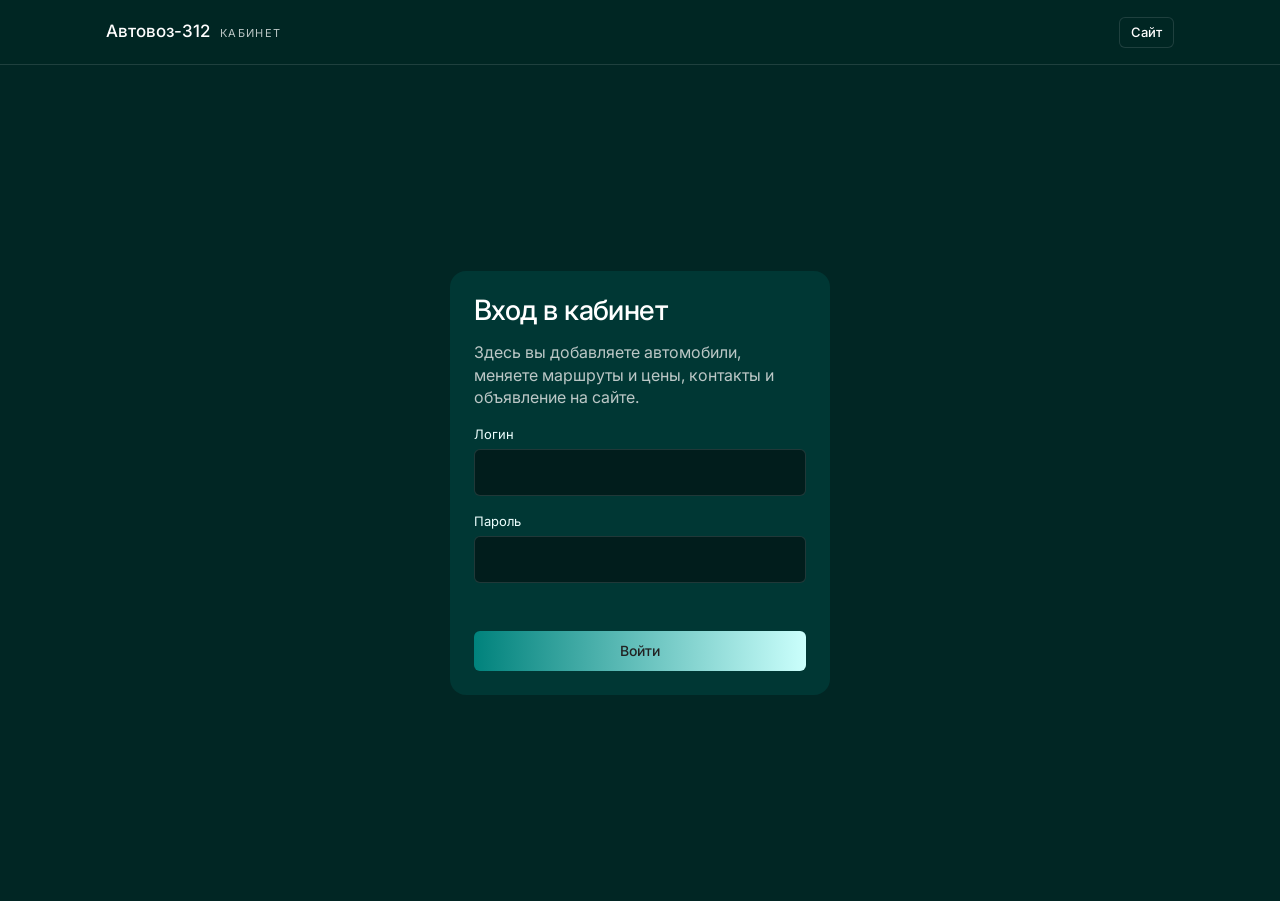
<file: avtovoz/admin/index.html>
<!doctype html>
<html lang="ru">
<head>
<meta charset="utf-8">
<meta name="viewport" content="width=device-width, initial-scale=1">
<meta name="robots" content="noindex, nofollow">
<title>Кабинет — Автовоз-312</title>
<link rel="icon" href="data:image/svg+xml,%3Csvg xmlns='http://www.w3.org/2000/svg' viewBox='0 0 28 28'%3E%3Crect width='28' height='28' rx='6' fill='%23012624'/%3E%3Cpath d='M5 18h18M5 11h13l5 7' stroke='%23fff' stroke-width='1.6' fill='none'/%3E%3Ccircle cx='9' cy='21' r='2' fill='%23fde9ff'/%3E%3Ccircle cx='19' cy='21' r='2' fill='%23fde9ff'/%3E%3C/svg%3E">
<link rel="preconnect" href="https://fonts.googleapis.com">
<link rel="preconnect" href="https://fonts.gstatic.com" crossorigin>
<link href="https://fonts.googleapis.com/css2?family=Inter:wght@400;500&display=swap" rel="stylesheet">
<link rel="stylesheet" href="../tokens.css">
<script src="../config.js"></script>
<style>
:root{--font-matter:'Matter','Inter',ui-sans-serif,system-ui,sans-serif;--line:rgba(255,255,255,.12)}
*{box-sizing:border-box;margin:0;padding:0}
body{background:var(--color-liquid-abyss);color:var(--color-silver-mist);font:400 16px/1.4 var(--font-matter);min-height:100vh;-webkit-font-smoothing:antialiased}
a{color:var(--color-liquid-mist)}
.wrap{max-width:1100px;margin:0 auto;padding:0 16px}
header{border-bottom:1px solid var(--line);position:sticky;top:0;background:rgba(1,38,36,.92);backdrop-filter:blur(10px);z-index:10}
header .wrap{height:64px;display:flex;align-items:center;justify-content:space-between;gap:12px}
.logo{color:#fff;font-weight:500;font-size:17px;text-decoration:none}
.logo small{font-size:11px;letter-spacing:.12em;color:var(--color-silver-mist);font-weight:400;margin-left:6px;text-transform:uppercase}
h1,h2{color:#fff;font-weight:500;letter-spacing:-.02em}
h1{font-size:28px;line-height:1.1}
h2{font-size:22px}
.label{font-size:11px;letter-spacing:.14em;text-transform:uppercase;color:var(--color-silver-mist)}
.btn{display:inline-flex;align-items:center;justify-content:center;gap:8px;padding:13px 18px;border:0;border-radius:6px;cursor:pointer;
  font:500 14px/1 var(--font-matter);color:#222;background:var(--gradient-bioluminescent-gradient);text-decoration:none}
.btn:disabled{opacity:.5;cursor:wait}
.btn--ghost{background:transparent;color:#fff;box-shadow:inset 0 0 0 1px var(--line)}
.btn--danger{background:transparent;color:#fad1ff;box-shadow:inset 0 0 0 1px rgba(250,209,255,.35)}
.btn--sm{padding:9px 12px;font-size:13px}
.card{background:var(--color-liquid-kelp);border-radius:16px;padding:24px}
.hidden{display:none!important}
/* login */
.login{min-height:calc(100vh - 64px);display:grid;place-items:center;padding:24px 16px}
.login form{width:100%;max-width:380px;display:flex;flex-direction:column;gap:16px}
/* form */
label.f{display:flex;flex-direction:column;gap:6px;font-size:13px;color:var(--color-liquid-mist)}
input,select,textarea{width:100%;background:var(--color-liquid-deep);border:1px solid var(--line);border-radius:6px;color:#fff;
  font:400 16px/1.3 var(--font-matter);padding:12px}
input:focus,select:focus,textarea:focus{outline:none;border-color:#00827c}
textarea{min-height:110px;resize:vertical}
.grid{display:grid;grid-template-columns:repeat(3,1fr);gap:14px}
.grid .span2{grid-column:span 2}.grid .span3{grid-column:1/-1}
.row2{display:grid;grid-template-columns:1fr 110px;gap:8px}
@media (max-width:720px){.grid{grid-template-columns:1fr 1fr}.grid .span2{grid-column:1/-1}}
@media (max-width:440px){.grid{grid-template-columns:1fr}}
.err{color:#fad1ff;font-size:14px;min-height:1.2em}
.ok{color:#cbfffc}
/* photos */
.photos{display:grid;grid-template-columns:repeat(auto-fill,minmax(110px,1fr));gap:10px}
.ph{position:relative;aspect-ratio:4/3;border-radius:6px;overflow:hidden;background:var(--color-liquid-deep)}
.ph img{width:100%;height:100%;object-fit:cover;display:block}
.ph .x,.ph .main{position:absolute;top:6px;border:0;border-radius:6px;cursor:pointer;font:500 12px/1 var(--font-matter);padding:6px 8px}
.ph .x{right:6px;background:rgba(1,29,28,.85);color:#fff}
.ph .main{left:6px;background:rgba(1,29,28,.85);color:#cbfffc}
.ph.first::after{content:"Главное";position:absolute;left:6px;bottom:6px;font-size:11px;background:#cbfffc;color:#012624;border-radius:4px;padding:3px 6px}
.ph.first .main{display:none}
.add-ph{aspect-ratio:4/3;border:1px dashed var(--line);border-radius:6px;display:grid;place-items:center;text-align:center;cursor:pointer;color:var(--color-liquid-mist);font-size:13px;padding:8px}
/* list */
.list{display:flex;flex-direction:column;gap:10px}
.item{display:grid;grid-template-columns:96px 1fr auto;gap:14px;align-items:center;background:var(--color-liquid-kelp);border-radius:12px;padding:10px}
.item img,.item .noimg{width:96px;height:72px;object-fit:cover;border-radius:6px;background:var(--color-liquid-deep)}
.item b{color:#fff;font-weight:500}
.item .meta{font-size:13px}
.item .acts{display:flex;gap:6px;flex-wrap:wrap;justify-content:flex-end}
.badge{display:inline-block;font-size:11px;letter-spacing:.08em;text-transform:uppercase;padding:3px 7px;border-radius:4px;background:var(--color-liquid-deep);color:var(--color-liquid-mist);margin-left:6px}
.badge.sold{color:#fad1ff}
@media (max-width:560px){.item{grid-template-columns:72px 1fr}.item img,.item .noimg{width:72px;height:56px}.item .acts{grid-column:1/-1;justify-content:flex-start}}
.toolbar{display:flex;justify-content:space-between;align-items:center;gap:12px;flex-wrap:wrap;margin:28px 0 16px}
.tabs{display:flex;gap:6px;flex-wrap:wrap;margin:24px 0 0;border-bottom:1px solid var(--line)}
.tab{border:0;background:none;cursor:pointer;color:var(--color-silver-mist);font:500 14px/1 var(--font-matter);padding:14px 14px 13px;border-bottom:2px solid transparent;margin-bottom:-1px}
.tab.on{color:#fff;border-bottom-color:#cbfffc}
.pane.hidden{display:none}
.hint{font-size:14px;margin:10px 0 0;max-width:720px}
.rt{display:grid;grid-template-columns:1fr 1fr 150px 110px 1.4fr auto;gap:8px;align-items:end;background:var(--color-liquid-kelp);border-radius:12px;padding:12px}
.rt label.f{font-size:12px}
.rt .ctl{display:flex;gap:4px;align-items:center}
.rt .ctl button{width:36px;height:44px;border:0;border-radius:6px;cursor:pointer;background:var(--color-liquid-deep);color:#fff;font-size:15px}
.rt .ctl button.del{color:#fad1ff}
.rt .vis{display:flex;align-items:center;gap:6px;font-size:12px;color:var(--color-liquid-mist);white-space:nowrap;height:44px;padding:0 6px}
.rt .vis input{width:18px;height:18px}
.rt.off{opacity:.55}
@media (max-width:900px){.rt{grid-template-columns:1fr 1fr}.rt .wide{grid-column:1/-1}.rt .ctl{grid-column:1/-1;justify-content:flex-end}}
.extra{display:grid;grid-template-columns:1fr 1fr 1fr auto;gap:8px;align-items:end}
.extra button{height:44px;width:44px;border:0;border-radius:6px;cursor:pointer;background:var(--color-liquid-deep);color:#fad1ff}
@media (max-width:600px){.extra{grid-template-columns:1fr 1fr}.extra button{grid-column:1/-1;width:100%}}
.switch{display:flex;align-items:center;gap:10px;font-size:15px;color:#fff;cursor:pointer}
.switch input{width:22px;height:22px}
.preview-ann{margin-top:16px;padding:12px 16px;border-radius:8px;background:var(--gradient-aurora-gradient);color:#012624;font-size:14px;text-align:center}
.savebar{position:sticky;bottom:0;padding:14px 0;background:linear-gradient(transparent,var(--color-liquid-abyss) 30%);display:flex;gap:10px;align-items:center;flex-wrap:wrap}
.toast{position:fixed;left:50%;bottom:24px;transform:translateX(-50%);background:#cbfffc;color:#012624;padding:12px 18px;border-radius:8px;font-weight:500;z-index:50;transition:opacity .3s}
</style>
</head>
<body>
<header>
  <div class="wrap">
    <a class="logo" href="../">Автовоз-312 <small>Кабинет</small></a>
    <div>
      <a class="btn btn--ghost btn--sm" href="../#cars" target="_blank" rel="noopener">Сайт</a>
      <button class="btn btn--ghost btn--sm hidden" id="logoutBtn">Выйти</button>
    </div>
  </div>
</header>

<!-- ВХОД -->
<section class="login" id="loginView">
  <form id="loginForm" class="card">
    <h1>Вход в кабинет</h1>
    <p>Здесь вы добавляете автомобили, меняете маршруты и цены, контакты и объявление на сайте.</p>
    <label class="f">Логин<input name="login" autocomplete="username" required></label>
    <label class="f">Пароль<input name="password" type="password" autocomplete="current-password" required></label>
    <div class="err" id="loginErr"></div>
    <button class="btn" type="submit">Войти</button>
  </form>
</section>

<!-- КАБИНЕТ -->
<main class="wrap hidden" id="appView">
  <nav class="tabs" id="tabs">
    <button class="tab on" data-tab="cars">Машины</button>
    <button class="tab" data-tab="routes">Маршруты и цены</button>
    <button class="tab" data-tab="contacts">Контакты</button>
    <button class="tab" data-tab="ann">Объявление</button>
  </nav>

  <section class="pane" id="pane-cars">
  <div class="toolbar">
    <div><span class="label">Авто в наличии</span><h1 id="countTitle">Машины</h1></div>
    <button class="btn" id="newBtn">+ Добавить машину</button>
  </div>

  <form id="carForm" class="card hidden" style="margin-bottom:28px">
    <h2 id="formTitle" style="margin-bottom:18px">Новая машина</h2>
    <div class="grid">
      <label class="f">Марка *<input name="brand" required list="brandList" autocomplete="off" placeholder="Впишите любую марку">
        <datalist id="brandList"><option value="Chery"><option value="Haval"><option value="Geely"><option value="Changan"><option value="BYD"><option value="Exeed"><option value="Jetour"><option value="Li Auto"><option value="Zeekr"><option value="Toyota"><option value="Lexus"><option value="Hyundai"><option value="Kia"><option value="Chevrolet"><option value="Mercedes-Benz"><option value="BMW"><option value="Volkswagen"></datalist></label>
      <label class="f">Модель *<input name="model" required placeholder="Tiggo 7 Pro"></label>
      <label class="f">Год<input name="year" inputmode="numeric" placeholder="2024"></label>
      <label class="f">Цена<span class="row2"><input name="price" inputmode="numeric" placeholder="25000">
        <select name="currency"><option value="USD">$</option><option value="RUB">₽</option><option value="KGS">сом</option></select></span></label>
      <label class="f">Пробег, км<input name="mileage" inputmode="numeric" placeholder="0"></label>
      <label class="f">Статус<select name="status">
        <option value="in_stock">В наличии</option><option value="on_way">В пути</option>
        <option value="reserved">Забронирован</option><option value="sold">Продан</option></select></label>
      <label class="f">Двигатель<input name="engine" placeholder="1.6 турбо, 186 л.с."></label>
      <label class="f">Топливо<select name="fuel"><option value="">—</option><option>Бензин</option><option>Дизель</option><option>Гибрид</option><option>Электро</option><option>Газ / бензин</option></select></label>
      <label class="f">Коробка<select name="transmission"><option value="">—</option><option>Автомат</option><option>Робот</option><option>Вариатор</option><option>Механика</option></select></label>
      <label class="f">Привод<select name="drive"><option value="">—</option><option>Передний</option><option>Задний</option><option>Полный</option></select></label>
      <label class="f">Страна<input name="country" list="countryList" autocomplete="off" placeholder="Впишите или выберите">
        <datalist id="countryList"><option value="Китай"><option value="Корея"><option value="Япония"><option value="Кыргызстан"><option value="Узбекистан"><option value="Казахстан"><option value="Россия"><option value="Беларусь"><option value="Европа"><option value="США"><option value="ОАЭ"></datalist></label>
      <label class="f">Цвет<input name="color" placeholder="Белый"></label>
      <label class="f span3">Где находится<input name="location" placeholder="Бишкек"></label>
      <label class="f span3">Описание<textarea name="description" placeholder="Комплектация, состояние, что входит в цену…"></textarea></label>
      <div class="span3">
        <div class="label" style="margin-bottom:8px">Фото (первое — главное, до 20 шт.)</div>
        <div class="photos" id="photoGrid"></div>
        <input type="file" id="photoInput" accept="image/*" multiple class="hidden">
      </div>
    </div>
    <div class="err" id="formErr" style="margin-top:14px"></div>
    <div style="display:flex;gap:10px;margin-top:12px;flex-wrap:wrap">
      <button class="btn" type="submit" id="saveBtn">Сохранить</button>
      <button class="btn btn--ghost" type="button" id="cancelBtn">Отмена</button>
    </div>
  </form>

  <div class="list" id="list"></div>
  <p id="empty" class="hidden" style="padding:40px 0;text-align:center">Пока нет ни одной машины. Нажмите «Добавить машину».</p>
  </section>

  <!-- МАРШРУТЫ И ЦЕНЫ -->
  <section class="pane hidden" id="pane-routes">
    <div class="toolbar">
      <div><span class="label">На сайте: карточки маршрутов и прайс‑лист</span><h1>Маршруты и цены</h1>
        <p class="hint">Цена — «от». Если цену не указать, на сайте будет «по запросу». Прайс‑лист появится на сайте, когда хотя бы у одного маршрута будет цена. Порядок меняется стрелками ↑ ↓.</p></div>
      <button class="btn" id="addRoute">+ Добавить маршрут</button>
    </div>
    <div class="list" id="routeList"></div>
    <div class="savebar"><button class="btn" id="saveRoutes">Сохранить маршруты</button><span class="err" id="routesErr"></span></div>
  </section>

  <!-- КОНТАКТЫ -->
  <section class="pane hidden" id="pane-contacts">
    <div class="toolbar"><div><span class="label">Меняются на всём сайте сразу</span><h1>Контакты</h1></div></div>
    <form id="contactsForm" class="card">
      <div class="grid">
        <label class="f">Основной телефон *<input name="phone" required placeholder="+996 777 777 737"></label>
        <label class="f">WhatsApp<input name="whatsapp" placeholder="+996 777 777 737"></label>
        <label class="f">Почта<input name="email" type="email" placeholder="mail@example.com"></label>
        <label class="f">Telegram (без @)<input name="telegram" placeholder="avtovoz312"></label>
        <label class="f">Instagram (без @)<input name="instagram" placeholder="avtovoz312"></label>
      </div>
      <div class="label" style="margin:24px 0 10px">Дополнительные контакты (руководитель, менеджер…)</div>
      <div class="list" id="extraList"></div>
      <button type="button" class="btn btn--ghost btn--sm" id="addExtra" style="margin-top:10px">+ Добавить контакт</button>
      <div class="savebar"><button class="btn" type="submit">Сохранить контакты</button><span class="err" id="contactsErr"></span></div>
    </form>
  </section>

  <!-- ОБЪЯВЛЕНИЕ -->
  <section class="pane hidden" id="pane-ann">
    <div class="toolbar"><div><span class="label">Полоска вверху сайта</span><h1>Объявление</h1>
      <p class="hint">Например: «Ближайшая отправка Бишкек → Москва — 20 ноября, осталось 2 места». Выключите галочку, когда объявление станет неактуальным.</p></div></div>
    <form id="annForm" class="card">
      <label class="switch"><input type="checkbox" name="enabled"> Показывать объявление на сайте</label>
      <label class="f" style="margin-top:18px">Текст (до 200 символов)<textarea name="text" maxlength="200" style="min-height:80px"></textarea></label>
      <div class="preview-ann" id="annPreview">Так объявление будет выглядеть на сайте</div>
      <div class="savebar"><button class="btn" type="submit">Сохранить объявление</button><span class="err" id="annErr"></span></div>
    </form>
  </section>
</main>

<div class="toast hidden" id="toast"></div>

<script>
(() => {
const API = window.AVTOVOZ_API;
const $ = s => document.querySelector(s);
const STATUS = { in_stock: 'В наличии', on_way: 'В пути', reserved: 'Забронирован', sold: 'Продан' };
const CUR = { USD: '$', RUB: '₽', KGS: 'сом' };
let token = null;
try { token = localStorage.getItem('avtovoz_token'); } catch {}
let cars = [];
let editing = null;      // id машины или null
let photos = [];         // [{ name } | { dataUrl }]

function toast(msg) {
  const t = $('#toast'); t.textContent = msg; t.classList.remove('hidden');
  clearTimeout(toast.t); toast.t = setTimeout(() => t.classList.add('hidden'), 2600);
}

async function api(path, opts = {}) {
  const res = await fetch(API + path, {
    ...opts,
    headers: { 'Content-Type': 'application/json', ...(token ? { Authorization: 'Bearer ' + token } : {}) },
  });
  let data = {};
  try { data = await res.json(); } catch {}
  if (res.status === 401 && path !== '/api/login') { logout(); throw new Error('Войдите снова'); }
  if (!res.ok) throw new Error(data.error || 'Ошибка ' + res.status);
  return data;
}

function show(view) {
  $('#loginView').classList.toggle('hidden', view !== 'login');
  $('#appView').classList.toggle('hidden', view !== 'app');
  $('#logoutBtn').classList.toggle('hidden', view !== 'app');
}

function logout() {
  if (token) fetch(API + '/api/logout', { method: 'POST', headers: { Authorization: 'Bearer ' + token } }).catch(() => {});
  token = null; try { localStorage.removeItem('avtovoz_token'); } catch {}
  show('login');
}
$('#logoutBtn').onclick = logout;

$('#loginForm').onsubmit = async e => {
  e.preventDefault();
  const f = e.target, btn = f.querySelector('button');
  $('#loginErr').textContent = ''; btn.disabled = true;
  try {
    const r = await api('/api/login', { method: 'POST', body: JSON.stringify({ login: f.login.value.trim(), password: f.password.value }) });
    token = r.token; try { localStorage.setItem('avtovoz_token', token); } catch {}
    f.reset(); show('app'); load(); loadSite(); restoreTab();
  } catch (err) {
    $('#loginErr').textContent = err.message === 'Failed to fetch' ? 'Нет связи с сервером. Проверьте интернет.' : err.message;
  } finally { btn.disabled = false; }
};

const fmtPrice = c => c.price ? c.price.toLocaleString('ru-RU') + ' ' + CUR[c.currency] : 'Цена по запросу';
const esc = s => String(s ?? '').replace(/[&<>"']/g, ch => ({ '&': '&amp;', '<': '&lt;', '>': '&gt;', '"': '&quot;', "'": '&#39;' }[ch]));

async function load() {
  try { cars = (await api('/api/cars')).cars; render(); }
  catch (err) { toast(err.message); }
}

function render() {
  $('#countTitle').textContent = cars.length ? `Машины · ${cars.length}` : 'Машины';
  $('#empty').classList.toggle('hidden', cars.length > 0);
  $('#list').innerHTML = cars.map(c => `
    <div class="item">
      ${c.photos && c.photos[0] ? `<img src="${API}/photos/${c.photos[0]}" alt="">` : '<div class="noimg"></div>'}
      <div>
        <b>${esc(c.brand)} ${esc(c.model)}</b>${c.year ? ', ' + c.year : ''}
        <span class="badge ${c.status === 'sold' ? 'sold' : ''}">${STATUS[c.status]}</span>
        <div class="meta">${fmtPrice(c)}${c.mileage ? ' · ' + c.mileage.toLocaleString('ru-RU') + ' км' : ''}${c.location ? ' · ' + esc(c.location) : ''}</div>
      </div>
      <div class="acts">
        <button class="btn btn--ghost btn--sm" data-edit="${c.id}">Изменить</button>
        <button class="btn btn--danger btn--sm" data-del="${c.id}">Удалить</button>
      </div>
    </div>`).join('');
}

$('#list').onclick = async e => {
  const ed = e.target.closest('[data-edit]'), del = e.target.closest('[data-del]');
  if (ed) openForm(cars.find(c => c.id === ed.dataset.edit));
  if (del) {
    const c = cars.find(x => x.id === del.dataset.del);
    if (!confirm(`Удалить ${c.brand} ${c.model}? Фото тоже удалятся.`)) return;
    try { await api('/api/cars/' + c.id, { method: 'DELETE' }); toast('Удалено'); load(); }
    catch (err) { toast(err.message); }
  }
};

const FIELDS = ['brand', 'model', 'year', 'price', 'currency', 'mileage', 'status', 'engine', 'fuel', 'transmission', 'drive', 'country', 'color', 'location', 'description'];

function openForm(car) {
  const f = $('#carForm');
  editing = car ? car.id : null;
  $('#formTitle').textContent = car ? `Изменить: ${car.brand} ${car.model}` : 'Новая машина';
  f.reset();
  for (const k of FIELDS) if (car && car[k] != null) f[k].value = car[k];
  photos = car ? (car.photos || []).map(name => ({ name })) : [];
  $('#formErr').textContent = '';
  renderPhotos();
  f.classList.remove('hidden');
  f.scrollIntoView({ behavior: 'smooth', block: 'start' });
}
function closeForm() { $('#carForm').classList.add('hidden'); editing = null; photos = []; }
$('#newBtn').onclick = () => openForm(null);
$('#cancelBtn').onclick = closeForm;

function renderPhotos() {
  $('#photoGrid').innerHTML = photos.map((p, i) => `
    <div class="ph ${i === 0 ? 'first' : ''}">
      <img src="${p.dataUrl || API + '/photos/' + p.name}" alt="">
      <button type="button" class="main" data-main="${i}">★ Сделать главным</button>
      <button type="button" class="x" data-rm="${i}" aria-label="Убрать фото">✕</button>
    </div>`).join('') + (photos.length < 20 ? `<label class="add-ph" for="photoInput">+ Добавить фото<br>с телефона или компьютера</label>` : '');
}
$('#photoGrid').onclick = e => {
  const rm = e.target.closest('[data-rm]'), mn = e.target.closest('[data-main]');
  if (rm) { photos.splice(+rm.dataset.rm, 1); renderPhotos(); }
  if (mn) { const [p] = photos.splice(+mn.dataset.main, 1); photos.unshift(p); renderPhotos(); }
};

// уменьшаем фото в браузере: до 1600 px, JPEG — грузится быстро даже по мобильному интернету
function shrink(file) {
  return new Promise((resolve, reject) => {
    const url = URL.createObjectURL(file), img = new Image();
    img.onload = () => {
      const k = Math.min(1, 1600 / Math.max(img.width, img.height));
      const c = document.createElement('canvas');
      c.width = Math.round(img.width * k); c.height = Math.round(img.height * k);
      c.getContext('2d').drawImage(img, 0, 0, c.width, c.height);
      URL.revokeObjectURL(url);
      resolve(c.toDataURL('image/jpeg', 0.82));
    };
    img.onerror = () => { URL.revokeObjectURL(url); reject(new Error('Не удалось открыть фото ' + file.name)); };
    img.src = url;
  });
}
$('#photoInput').onchange = async e => {
  const files = [...e.target.files].slice(0, 20 - photos.length);
  e.target.value = '';
  for (const file of files) {
    try { photos.push({ dataUrl: await shrink(file) }); renderPhotos(); }
    catch (err) { toast(err.message); }
  }
};

$('#carForm').onsubmit = async e => {
  e.preventDefault();
  const f = e.target, btn = $('#saveBtn');
  const body = {};
  for (const k of FIELDS) body[k] = f[k].value;
  body.photos = photos.map(p => p.name || p.dataUrl); // в порядке на экране, первое — главное
  $('#formErr').textContent = ''; btn.disabled = true; btn.textContent = 'Сохраняем…';
  try {
    if (editing) await api('/api/cars/' + editing, { method: 'PUT', body: JSON.stringify(body) });
    else await api('/api/cars', { method: 'POST', body: JSON.stringify(body) });
    toast(editing ? 'Изменения сохранены' : 'Машина добавлена на сайт');
    closeForm(); load();
  } catch (err) {
    $('#formErr').textContent = err.message === 'Failed to fetch' ? 'Нет связи с сервером. Проверьте интернет и попробуйте ещё раз.' : err.message;
  } finally { btn.disabled = false; btn.textContent = 'Сохранить'; }
};


// ---------- вкладки ----------
$('#tabs').onclick = e => {
  const b = e.target.closest('[data-tab]'); if (!b) return;
  document.querySelectorAll('.tab').forEach(t => t.classList.toggle('on', t === b));
  document.querySelectorAll('.pane').forEach(p => p.classList.toggle('hidden', p.id !== 'pane-' + b.dataset.tab));
  try { sessionStorage.setItem('avtovoz_tab', b.dataset.tab); } catch {}
};
function restoreTab() {
  let t = null; try { t = sessionStorage.getItem('avtovoz_tab'); } catch {}
  const b = t && document.querySelector(`.tab[data-tab="${t}"]`); if (b) b.click();
}

// ---------- настройки сайта ----------
let site = null;
let routes = [];
async function loadSite() {
  try { site = await api('/api/site'); } catch (err) { toast(err.message); return; }
  routes = site.routes.map(r => ({ ...r }));
  renderRoutes(); fillContacts(); fillAnn();
}
async function saveSite(part, errEl, okMsg) {
  $(errEl).textContent = '';
  try { site = await api('/api/site', { method: 'PUT', body: JSON.stringify(part) }); toast(okMsg); return true; }
  catch (err) { $(errEl).textContent = err.message === 'Failed to fetch' ? 'Нет связи с сервером. Попробуйте ещё раз.' : err.message; return false; }
}

// маршруты
const cur = c => `<select data-k="currency"><option value="USD"${c === 'USD' ? ' selected' : ''}>$</option><option value="RUB"${c === 'RUB' ? ' selected' : ''}>₽</option><option value="KGS"${c === 'KGS' ? ' selected' : ''}>сом</option></select>`;
function renderRoutes() {
  $('#routeList').innerHTML = routes.length ? routes.map((r, i) => `
    <div class="rt ${r.visible ? '' : 'off'}" data-i="${i}">
      <label class="f">Откуда<input data-k="from" value="${esc(r.from)}" placeholder="Бишкек"></label>
      <label class="f">Куда<input data-k="to" value="${esc(r.to)}" placeholder="Москва"></label>
      <label class="f">Цена от<span class="row2" style="grid-template-columns:1fr 64px"><input data-k="price" inputmode="numeric" value="${r.price ?? ''}" placeholder="—">${cur(r.currency)}</span></label>
      <label class="f">Срок, дней<input data-k="days" value="${esc(r.days)}" placeholder="напр. 7–10"></label>
      <label class="f wide">Примечание<input data-k="note" value="${esc(r.note)}" placeholder="необязательно"></label>
      <div class="ctl">
        <label class="vis"><input type="checkbox" data-k="visible" ${r.visible ? 'checked' : ''}> на сайте</label>
        <button type="button" data-act="up" aria-label="Выше">↑</button>
        <button type="button" data-act="down" aria-label="Ниже">↓</button>
        <button type="button" data-act="del" class="del" aria-label="Удалить">✕</button>
      </div>
    </div>`).join('') : '<p style="padding:24px 0">Маршрутов нет. Нажмите «Добавить маршрут».</p>';
}
$('#routeList').addEventListener('input', e => {
  const row = e.target.closest('[data-i]'), k = e.target.dataset.k; if (!row || !k) return;
  const r = routes[+row.dataset.i];
  r[k] = e.target.type === 'checkbox' ? e.target.checked : e.target.value;
  if (k === 'visible') row.classList.toggle('off', !r.visible);
});
$('#routeList').addEventListener('change', e => { if (e.target.tagName === 'SELECT') e.target.dispatchEvent(new Event('input', { bubbles: true })); });
$('#routeList').addEventListener('click', e => {
  const b = e.target.closest('[data-act]'); if (!b) return;
  const i = +b.closest('[data-i]').dataset.i;
  if (b.dataset.act === 'up' && i > 0) [routes[i - 1], routes[i]] = [routes[i], routes[i - 1]];
  if (b.dataset.act === 'down' && i < routes.length - 1) [routes[i + 1], routes[i]] = [routes[i], routes[i + 1]];
  if (b.dataset.act === 'del') { if (!confirm(`Удалить маршрут ${routes[i].from} → ${routes[i].to}?`)) return; routes.splice(i, 1); }
  renderRoutes();
});
$('#addRoute').onclick = () => {
  routes.push({ id: '', from: 'Бишкек', to: '', price: '', currency: 'USD', days: '', note: '', visible: true });
  renderRoutes();
  const rows = document.querySelectorAll('#routeList .rt'); const last = rows[rows.length - 1];
  last.scrollIntoView({ behavior: 'smooth', block: 'center' }); last.querySelector('[data-k="to"]').focus();
};
$('#saveRoutes').onclick = async () => {
  const btn = $('#saveRoutes'); btn.disabled = true;
  if (await saveSite({ routes }, '#routesErr', 'Маршруты сохранены — уже на сайте')) { routes = site.routes.map(r => ({ ...r })); renderRoutes(); }
  btn.disabled = false;
};

// контакты
let extra = [];
function renderExtra() {
  $('#extraList').innerHTML = extra.map((x, i) => `
    <div class="extra" data-i="${i}">
      <label class="f">Должность<input data-k="role" value="${esc(x.role)}" placeholder="Руководитель"></label>
      <label class="f">Имя<input data-k="name" value="${esc(x.name)}" placeholder="Айбек"></label>
      <label class="f">Телефон<input data-k="phone" value="${esc(x.phone)}" placeholder="+996 …"></label>
      <button type="button" data-rm="${i}" aria-label="Удалить контакт">✕</button>
    </div>`).join('');
}
$('#extraList').addEventListener('input', e => { const row = e.target.closest('[data-i]'); if (row) extra[+row.dataset.i][e.target.dataset.k] = e.target.value; });
$('#extraList').addEventListener('click', e => { const b = e.target.closest('[data-rm]'); if (b) { extra.splice(+b.dataset.rm, 1); renderExtra(); } });
$('#addExtra').onclick = () => { extra.push({ role: '', name: '', phone: '' }); renderExtra(); };
function fillContacts() {
  const f = $('#contactsForm'), c = site.contacts;
  for (const k of ['phone', 'whatsapp', 'email', 'telegram', 'instagram']) f[k].value = c[k] || '';
  extra = (c.extra || []).map(x => ({ ...x })); renderExtra();
}
$('#contactsForm').onsubmit = async e => {
  e.preventDefault(); const f = e.target, btn = f.querySelector('[type=submit]'); btn.disabled = true;
  const contacts = { extra };
  for (const k of ['phone', 'whatsapp', 'email', 'telegram', 'instagram']) contacts[k] = f[k].value;
  if (await saveSite({ contacts }, '#contactsErr', 'Контакты сохранены — уже на сайте')) fillContacts();
  btn.disabled = false;
};

// объявление
function fillAnn() {
  const f = $('#annForm'); f.enabled.checked = !!site.announcement.enabled; f.text.value = site.announcement.text || ''; previewAnn();
}
function previewAnn() {
  const f = $('#annForm');
  $('#annPreview').textContent = f.text.value.trim() || 'Так объявление будет выглядеть на сайте';
  $('#annPreview').style.opacity = f.enabled.checked ? 1 : .4;
}
$('#annForm').addEventListener('input', previewAnn);
$('#annForm').onsubmit = async e => {
  e.preventDefault(); const f = e.target, btn = f.querySelector('[type=submit]');
  if (f.enabled.checked && !f.text.value.trim()) { $('#annErr').textContent = 'Напишите текст объявления'; return; }
  btn.disabled = true;
  await saveSite({ announcement: { enabled: f.enabled.checked, text: f.text.value } }, '#annErr', f.enabled.checked ? 'Объявление показано на сайте' : 'Объявление скрыто');
  btn.disabled = false;
};

if (token) { show('app'); load(); loadSite(); restoreTab(); } else show('login');
})();
</script>
</body>
</html>
</file>
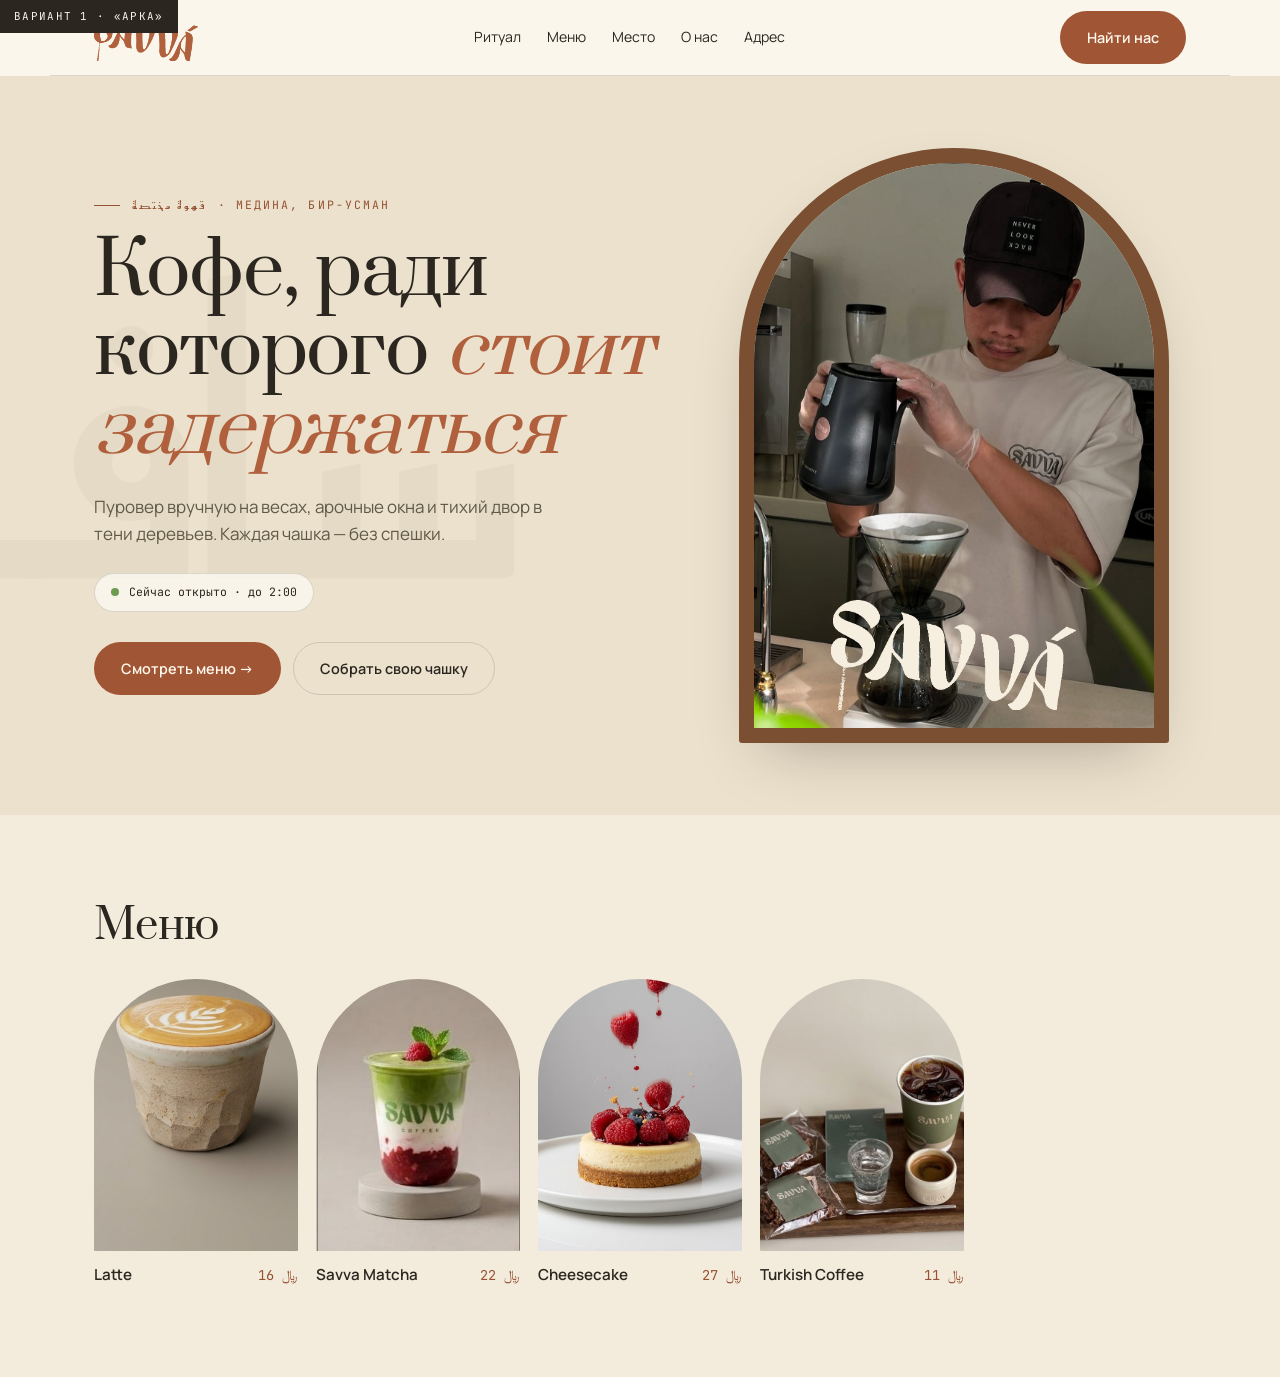
<file: mockups/1-arch.html>
<!DOCTYPE html><html lang="ru"><head><meta charset="utf-8"><meta name="viewport" content="width=device-width,initial-scale=1">
<link rel="preconnect" href="https://fonts.googleapis.com"><link rel="preconnect" href="https://fonts.gstatic.com" crossorigin>
<link href="https://fonts.googleapis.com/css2?family=Prata&family=Manrope:wght@400;500;600;700&family=JetBrains+Mono:wght@400;500&family=Reem+Kufi:wght@400;600&display=swap" rel="stylesheet">
<link rel="stylesheet" href="base.css"><title>Вариант 1 — Арка</title>
<style>
.nav{display:flex;align-items:center;justify-content:space-between;height:76px;border-bottom:1px solid var(--line)}
.nav .mark{width:104px}
.nav ul{display:flex;gap:26px;list-style:none;margin:0;padding:0;font-size:.88rem}
.hero{background:var(--travertine);padding-block:clamp(40px,6vw,72px);position:relative;overflow:hidden}
.hero .watermark{position:absolute;inset-inline-end:-4%;top:50%;transform:translateY(-50%);
  font-family:var(--arabic);font-size:clamp(9rem,30vw,26rem);opacity:.03;pointer-events:none;line-height:.8}
.grid{display:grid;gap:clamp(30px,5vw,60px);grid-template-columns:1fr;align-items:center;position:relative;z-index:2}
@media(min-width:960px){.grid{grid-template-columns:1fr .82fr}}
h1{font-size:clamp(2.5rem,6.4vw,4.6rem);margin-block:18px 0}
h1 em{font-style:italic;color:var(--rust)}
.lead{margin-top:22px;max-width:46ch;color:var(--ink-soft)}
.eyebrow{font-family:var(--mono);font-size:.72rem;letter-spacing:.18em;text-transform:uppercase;color:var(--rust-text);display:flex;gap:12px;align-items:center}
.eyebrow::before{content:"";width:26px;height:1px;background:currentColor}
.status{display:inline-flex;align-items:center;gap:10px;margin-top:26px;padding:9px 16px;border:1px solid var(--line);
  border-radius:999px;background:rgba(255,253,246,.7);font-family:var(--mono);font-size:.72rem}
.status i{width:8px;height:8px;border-radius:50%;background:#6E9A52;display:block}
.cta{margin-top:30px;display:flex;gap:12px;flex-wrap:wrap}
.portal{position:relative;width:min(100%,430px);margin-inline:auto;aspect-ratio:3/4.15;
  border:clamp(9px,1.5vw,15px) solid var(--wood);border-radius:999px 999px 14px 14px;overflow:hidden;
  box-shadow:0 26px 64px -26px rgba(58,44,28,.38)}
.portal img{position:absolute;inset:0;width:100%;height:100%;object-fit:cover}
.portal .plate{position:absolute;bottom:18px;left:50%;transform:translateX(-50%);width:62%;
  background:#F6EEDF;-webkit-mask:url('../images/logo-savva.png') no-repeat center/contain;
  mask:url('../images/logo-savva.png') no-repeat center/contain;aspect-ratio:800/355}
.menu{padding-block:clamp(50px,7vw,90px);background:var(--cream)}
.cards{display:grid;gap:18px;grid-template-columns:repeat(auto-fill,minmax(176px,1fr));margin-top:30px}
.card .ph{aspect-ratio:3/4;border-radius:999px 999px 12px 12px;overflow:hidden;background:var(--travertine)}
.card .ph img{width:100%;height:100%;object-fit:cover}
.card .row{display:flex;justify-content:space-between;align-items:baseline;margin-top:12px;gap:8px}
.card b{font-weight:600;font-size:.95rem}
.card .price{font-family:var(--mono);font-size:.85rem;color:var(--rust-text)}
h2{font-size:clamp(1.8rem,4vw,2.6rem)}
</style></head><body>
<span class="tag">Вариант 1 · «Арка»</span>
<header class="wrap nav"><span class="mark"></span>
<ul><li>Ритуал</li><li>Меню</li><li>Место</li><li>О нас</li><li>Адрес</li></ul>
<a class="btn" href="#">Найти нас</a></header>
<section class="hero"><div class="watermark ar">سافا</div><div class="wrap grid">
<div><p class="eyebrow"><span class="ar">قهوة مختصة</span> · Медина, Бир-Усман</p>
<h1>Кофе, ради которого <em>стоит задержаться</em></h1>
<p class="lead">Пуровер вручную на весах, арочные окна и тихий двор в тени деревьев. Каждая чашка — без спешки.</p>
<p class="status"><i></i> Сейчас открыто · до 2:00</p>
<div class="cta"><a class="btn" href="#">Смотреть меню →</a><a class="btn btn-ghost" href="#">Собрать свою чашку</a></div></div>
<div><div class="portal"><img src="../images/barista-pourover.jpg" alt=""><span class="plate"></span></div></div>
</div></section>
<section class="menu"><div class="wrap"><h2>Меню</h2><div class="cards">
<div class="card"><div class="ph"><img src="../images/menu-latte-stone.jpg" alt=""></div><div class="row"><b>Latte</b><span class="price">16 ﷼</span></div></div>
<div class="card"><div class="ph"><img src="../images/menu-matcha.jpg" alt=""></div><div class="row"><b>Savva Matcha</b><span class="price">22 ﷼</span></div></div>
<div class="card"><div class="ph"><img src="../images/menu-cheesecake.jpg" alt=""></div><div class="row"><b>Cheesecake</b><span class="price">27 ﷼</span></div></div>
<div class="card"><div class="ph"><img src="../images/menu-turkish.jpg" alt=""></div><div class="row"><b>Turkish Coffee</b><span class="price">11 ﷼</span></div></div>
</div></div></section></body></html>
</file>
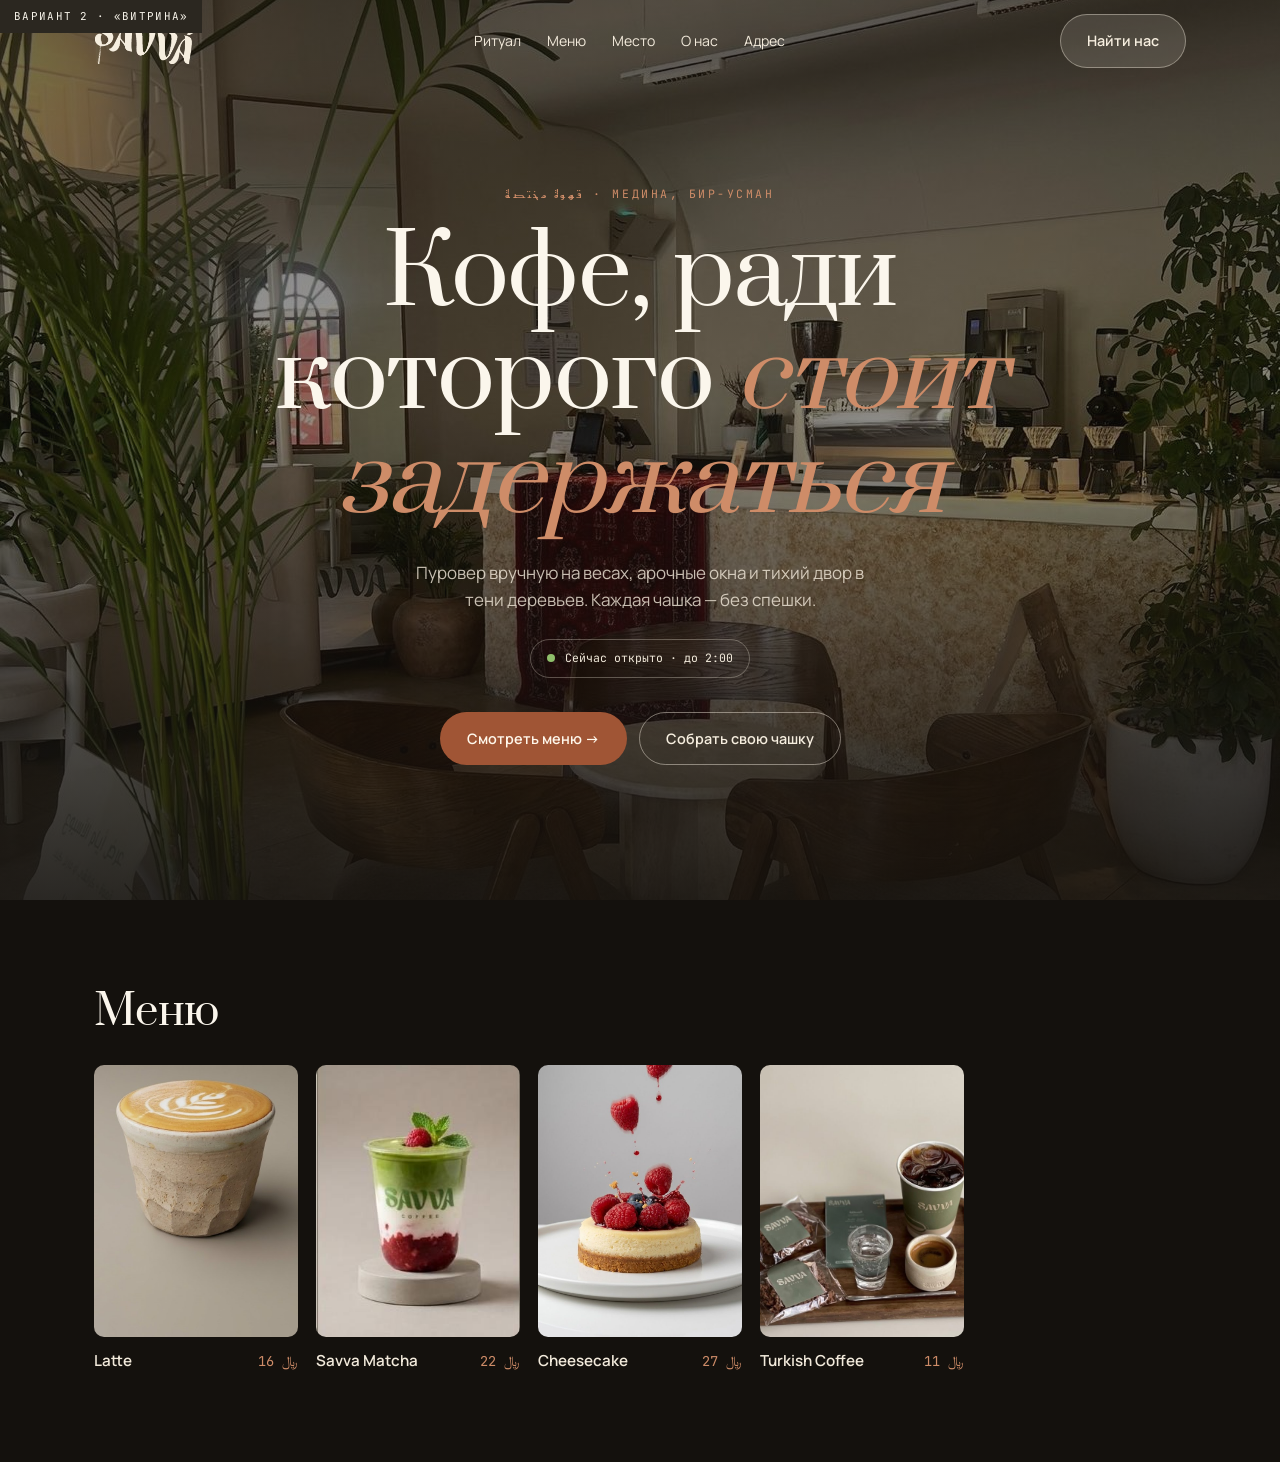
<file: mockups/2-cinema.html>
<!DOCTYPE html><html lang="ru"><head><meta charset="utf-8"><meta name="viewport" content="width=device-width,initial-scale=1">
<link rel="preconnect" href="https://fonts.googleapis.com"><link rel="preconnect" href="https://fonts.gstatic.com" crossorigin>
<link href="https://fonts.googleapis.com/css2?family=Prata&family=Manrope:wght@400;500;600;700&family=JetBrains+Mono:wght@400;500&family=Reem+Kufi:wght@400;600&display=swap" rel="stylesheet">
<link rel="stylesheet" href="base.css"><title>Вариант 2 — Витрина</title>
<style>
body{background:#14110D;color:#F2EADB}
.nav{position:absolute;inset-block-start:0;inset-inline:0;z-index:5;display:flex;align-items:center;
  justify-content:space-between;height:82px}
.nav .mark{width:104px;background:#F6EEDF}
.nav ul{display:flex;gap:26px;list-style:none;margin:0;padding:0;font-size:.88rem;color:#F2EADB}
.nav .btn{background:rgba(246,238,223,.14);border:1px solid rgba(246,238,223,.4);color:#F6EEDF}
.hero{position:relative;min-height:100svh;display:grid;place-items:center;text-align:center;overflow:hidden}
.hero>img{position:absolute;inset:0;width:100%;height:100%;object-fit:cover;object-position:center 40%}
.hero::after{content:"";position:absolute;inset:0;
  background:linear-gradient(180deg,rgba(20,17,13,.62) 0%,rgba(20,17,13,.38) 45%,rgba(20,17,13,.88) 100%)}
.hero .inner{position:relative;z-index:3;padding-block:120px 70px;max-width:900px}
h1{font-size:clamp(2.8rem,8vw,6rem);color:#FBF6EC}
h1 em{font-style:italic;color:var(--clay)}
.eyebrow{font-family:var(--mono);font-size:.72rem;letter-spacing:.22em;text-transform:uppercase;
  color:var(--clay);margin-bottom:20px}
.lead{margin:24px auto 0;max-width:48ch;color:rgba(242,234,219,.8)}
.cta{margin-top:34px;display:flex;gap:12px;justify-content:center;flex-wrap:wrap}
.cta .btn-ghost{color:#F6EEDF;border-color:rgba(246,238,223,.45)}
.status{display:inline-flex;align-items:center;gap:10px;margin-top:26px;padding:9px 16px;
  border:1px solid rgba(246,238,223,.3);border-radius:999px;font-family:var(--mono);font-size:.72rem}
.status i{width:8px;height:8px;border-radius:50%;background:#8FBF6B;display:block}
.menu{padding-block:clamp(50px,7vw,90px);background:#14110D}
h2{font-size:clamp(1.8rem,4vw,2.6rem);color:#FBF6EC}
.cards{display:grid;gap:18px;grid-template-columns:repeat(auto-fill,minmax(176px,1fr));margin-top:30px}
.card .ph{aspect-ratio:3/4;border-radius:10px;overflow:hidden;background:#241E17}
.card .ph img{width:100%;height:100%;object-fit:cover}
.card .row{display:flex;justify-content:space-between;align-items:baseline;margin-top:12px;gap:8px}
.card b{font-weight:600;font-size:.95rem}
.card .price{font-family:var(--mono);font-size:.85rem;color:var(--clay)}
</style></head><body>
<span class="tag">Вариант 2 · «Витрина»</span>
<section class="hero"><img src="../images/bar-counter.jpg" alt="">
<header class="wrap nav"><span class="mark"></span>
<ul><li>Ритуал</li><li>Меню</li><li>Место</li><li>О нас</li><li>Адрес</li></ul>
<a class="btn" href="#">Найти нас</a></header>
<div class="wrap inner"><p class="eyebrow"><span class="ar">قهوة مختصة</span> · Медина, Бир-Усман</p>
<h1>Кофе, ради которого <em>стоит задержаться</em></h1>
<p class="lead">Пуровер вручную на весах, арочные окна и тихий двор в тени деревьев. Каждая чашка — без спешки.</p>
<p class="status"><i></i> Сейчас открыто · до 2:00</p>
<div class="cta"><a class="btn" href="#">Смотреть меню →</a><a class="btn btn-ghost" href="#">Собрать свою чашку</a></div>
</div></section>
<section class="menu"><div class="wrap"><h2>Меню</h2><div class="cards">
<div class="card"><div class="ph"><img src="../images/menu-latte-stone.jpg" alt=""></div><div class="row"><b>Latte</b><span class="price">16 ﷼</span></div></div>
<div class="card"><div class="ph"><img src="../images/menu-matcha.jpg" alt=""></div><div class="row"><b>Savva Matcha</b><span class="price">22 ﷼</span></div></div>
<div class="card"><div class="ph"><img src="../images/menu-cheesecake.jpg" alt=""></div><div class="row"><b>Cheesecake</b><span class="price">27 ﷼</span></div></div>
<div class="card"><div class="ph"><img src="../images/menu-turkish.jpg" alt=""></div><div class="row"><b>Turkish Coffee</b><span class="price">11 ﷼</span></div></div>
</div></div></section></body></html>
</file>
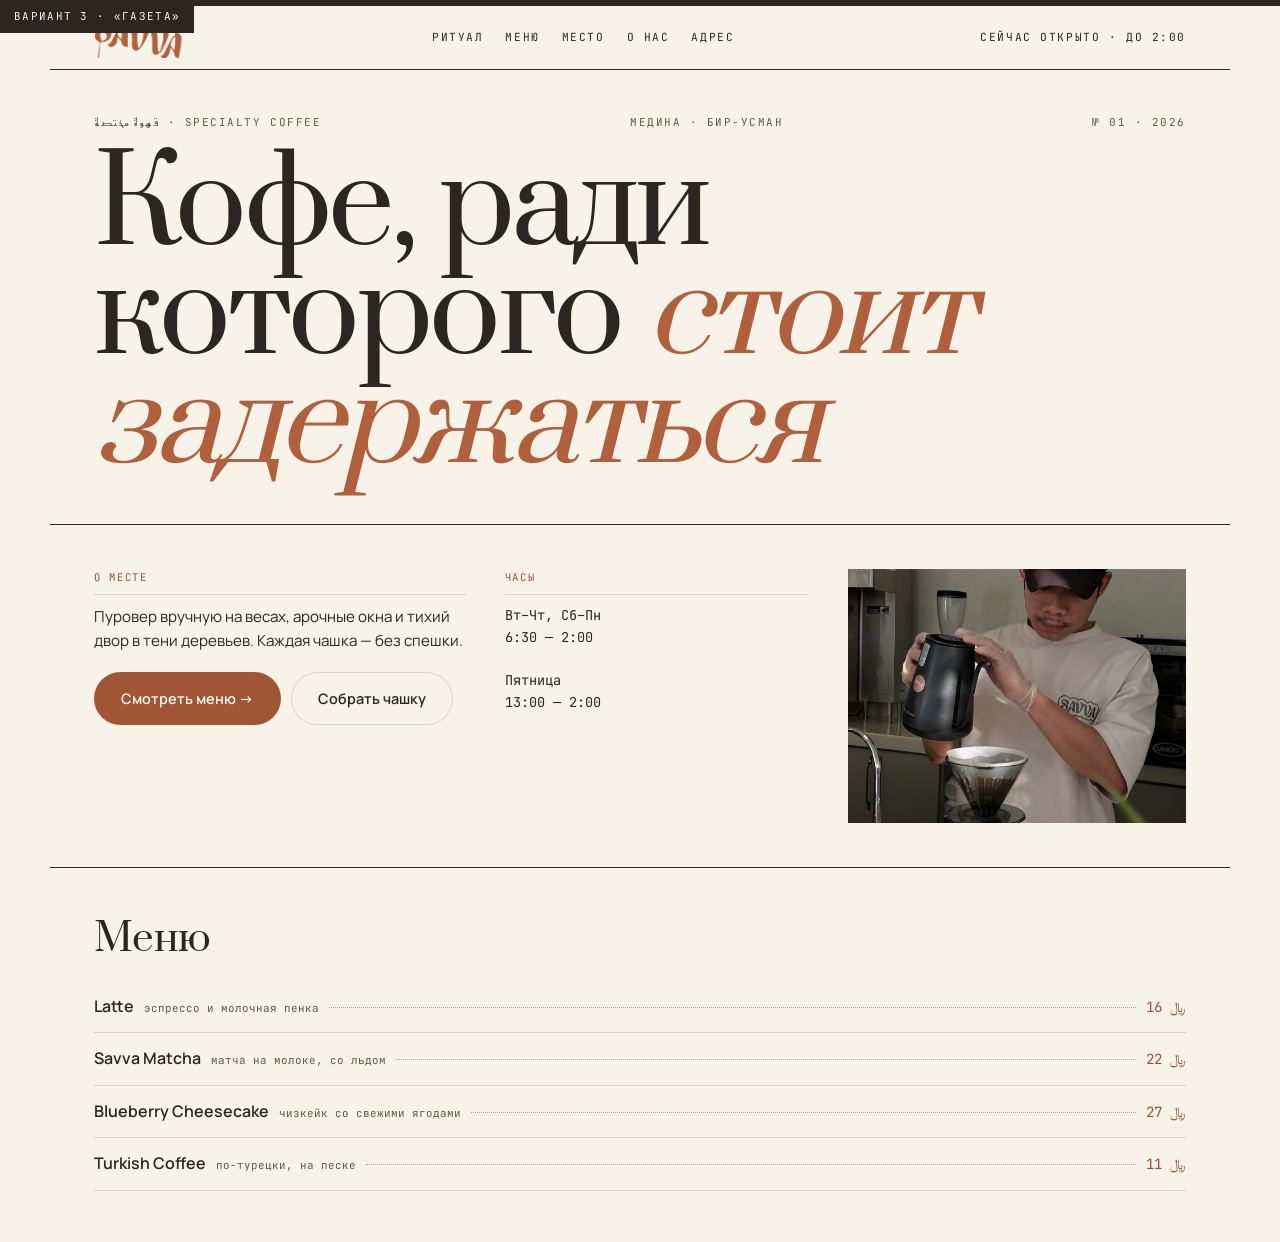
<file: mockups/3-editorial.html>
<!DOCTYPE html><html lang="ru"><head><meta charset="utf-8"><meta name="viewport" content="width=device-width,initial-scale=1">
<link rel="preconnect" href="https://fonts.googleapis.com"><link rel="preconnect" href="https://fonts.gstatic.com" crossorigin>
<link href="https://fonts.googleapis.com/css2?family=Prata&family=Manrope:wght@400;500;600;700&family=JetBrains+Mono:wght@400;500&family=Reem+Kufi:wght@400;600&display=swap" rel="stylesheet">
<link rel="stylesheet" href="base.css"><title>Вариант 3 — Газета</title>
<style>
body{background:#F7F3E9}
.rule{height:6px;background:var(--ink)}
.nav{display:flex;align-items:center;justify-content:space-between;height:64px;
  border-bottom:1px solid var(--ink);font-family:var(--mono);font-size:.7rem;letter-spacing:.14em;text-transform:uppercase}
.nav .mark{width:92px}
.nav ul{display:flex;gap:22px;list-style:none;margin:0;padding:0}
.masthead{border-bottom:1px solid var(--ink);padding-block:clamp(26px,4vw,44px)}
.meta{display:flex;justify-content:space-between;flex-wrap:wrap;gap:12px;
  font-family:var(--mono);font-size:.68rem;letter-spacing:.14em;text-transform:uppercase;color:var(--ink-soft)}
h1{font-size:clamp(2.6rem,10vw,7.4rem);line-height:.92;margin-top:22px;letter-spacing:-.03em}
h1 em{font-style:italic;color:var(--rust)}
.cols{display:grid;grid-template-columns:1fr;gap:clamp(22px,3vw,40px);
  padding-block:clamp(26px,4vw,44px);border-bottom:1px solid var(--ink)}
@media(min-width:900px){.cols{grid-template-columns:1.1fr .9fr 1fr}}
.cols p{font-size:.95rem}
.cols .label{font-family:var(--mono);font-size:.66rem;letter-spacing:.16em;text-transform:uppercase;
  color:var(--rust-text);margin-bottom:10px;padding-bottom:8px;border-bottom:1px solid var(--line)}
.shot{aspect-ratio:4/3;overflow:hidden;background:var(--travertine)}
.shot img{width:100%;height:100%;object-fit:cover;filter:grayscale(.15)}
.cta{margin-top:18px;display:flex;gap:10px;flex-wrap:wrap}
.pricelist{padding-block:clamp(30px,4vw,54px)}
h2{font-size:clamp(1.6rem,4vw,2.4rem);margin-bottom:20px}
.line{display:flex;align-items:baseline;gap:10px;padding-block:13px;border-bottom:1px solid var(--line)}
.line b{font-weight:600;font-size:1rem;white-space:nowrap}
.line .dots{flex:1;border-bottom:1px dotted rgba(43,39,32,.4);transform:translateY(-4px)}
.line .price{font-family:var(--mono);font-size:.88rem;color:var(--rust-text)}
.line small{font-family:var(--mono);font-size:.68rem;color:var(--ink-soft);white-space:nowrap}
</style></head><body>
<span class="tag">Вариант 3 · «Газета»</span>
<div class="rule"></div>
<header class="wrap nav"><span class="mark"></span>
<ul><li>Ритуал</li><li>Меню</li><li>Место</li><li>О нас</li><li>Адрес</li></ul>
<span>Сейчас открыто · до 2:00</span></header>
<section class="wrap masthead">
<div class="meta"><span><span class="ar">قهوة مختصة</span> · Specialty Coffee</span><span>Медина · Бир-Усман</span><span>№ 01 · 2026</span></div>
<h1>Кофе, ради которого <em>стоит задержаться</em></h1>
</section>
<section class="wrap cols">
<div><p class="label">О месте</p><p>Пуровер вручную на весах, арочные окна и тихий двор в тени деревьев. Каждая чашка — без спешки.</p>
<div class="cta"><a class="btn" href="#">Смотреть меню →</a><a class="btn btn-ghost" href="#">Собрать чашку</a></div></div>
<div><p class="label">Часы</p><p class="mono" style="font-size:.85rem">Вт–Чт, Сб–Пн<br>6:30 — 2:00<br><br>Пятница<br>13:00 — 2:00</p></div>
<div><div class="shot"><img src="../images/barista-pourover.jpg" alt=""></div></div>
</section>
<section class="wrap pricelist"><h2>Меню</h2>
<div class="line"><b>Latte</b><small>эспрессо и молочная пенка</small><span class="dots"></span><span class="price">16 ﷼</span></div>
<div class="line"><b>Savva Matcha</b><small>матча на молоке, со льдом</small><span class="dots"></span><span class="price">22 ﷼</span></div>
<div class="line"><b>Blueberry Cheesecake</b><small>чизкейк со свежими ягодами</small><span class="dots"></span><span class="price">27 ﷼</span></div>
<div class="line"><b>Turkish Coffee</b><small>по-турецки, на песке</small><span class="dots"></span><span class="price">11 ﷼</span></div>
</section></body></html>
</file>
<file: mockups/base.css>
/* Общая основа для всех трёх макетов: одинаковые цвета, шрифты, контент.
   Различается только арт-дирекция — так сравнение честное. */
:root{
  --paper:#FAF6EC; --travertine:#EBE1CD; --cream:#F3ECDC; --panel:#FFFDF6;
  --ink:#2B2720; --ink-soft:#605945; --rust:#B0603C; --rust-text:#965233; --clay:#CE8C68;
  --olive:#6B6F52; --olive-deep:#434733; --wood:#7A4F32; --line:rgba(43,39,32,.15);
  --display:'Prata','Times New Roman',Georgia,serif;
  --sans:'Manrope',system-ui,-apple-system,sans-serif;
  --mono:'JetBrains Mono',ui-monospace,Consolas,monospace;
  --arabic:'Reem Kufi','Noto Kufi Arabic',sans-serif;
  --gutter:clamp(20px,5vw,44px); --ease:cubic-bezier(.22,1,.36,1);
}
*,*::before,*::after{box-sizing:border-box}
body{margin:0;background:var(--paper);color:var(--ink);font-family:var(--sans);
  font-size:clamp(15px,.35vw + 14px,17px);line-height:1.6;overflow-x:hidden}
h1,h2,h3{font-family:var(--display);font-weight:400;line-height:1.08;margin:0;letter-spacing:-.015em}
p{margin:0}
img{display:block;max-width:100%}
a{color:inherit;text-decoration:none}
.wrap{max-width:1180px;margin-inline:auto;padding-inline:var(--gutter)}
.mark{background:var(--rust);-webkit-mask:url('../images/logo-savva.png') no-repeat center/contain;
  mask:url('../images/logo-savva.png') no-repeat center/contain;aspect-ratio:800/355}
.ar{font-family:var(--arabic);direction:rtl;unicode-bidi:isolate}
.mono{font-family:var(--mono)}
.btn{display:inline-flex;align-items:center;gap:9px;padding:14px 26px;border-radius:999px;
  background:#A05535;color:#FFF8EC;font-size:.9rem;font-weight:600;border:1px solid transparent;
  cursor:pointer;transition:transform .35s var(--ease)}
.btn:hover{transform:translateY(-3px)}
.btn-ghost{background:transparent;color:var(--ink);border-color:var(--line)}
/* подпись варианта поверх макета */
.tag{position:fixed;inset-block-start:0;inset-inline-start:0;z-index:99;background:var(--ink);
  color:var(--paper);font-family:var(--mono);font-size:.68rem;letter-spacing:.12em;
  padding:8px 14px;text-transform:uppercase}
</file>
<file: abyss/tokens.css>
/* Design tokens — «Abyssal terminal with bioluminescent data orbs».
   Source of truth for abyss/index.html. Tailwind v4 version: tokens.tailwind.css,
   DTCG version with typography steps: tokens.json. */
:root {
  /* Colors */
  --color-liquid-abyss: #012624;
  --color-liquid-deep: #011d1c;
  --color-liquid-kelp: #003734;
  --color-liquid-mist: #edfffe;
  --color-platinum: #ffffff;
  --color-silver-mist: #bbc7c6;
  --color-ash: #f2f2f2;
  --color-slate-deep: #707777;
  --color-lavender-phosphor: #fde9ff;
  --color-bioluminescent-gradient: #00827c;
  --gradient-bioluminescent-gradient: linear-gradient(90deg, rgb(0, 130, 124) 0%, rgb(203, 255, 252) 100%);
  --color-aurora-gradient: #cbfffc;
  --gradient-aurora-gradient: linear-gradient(90deg, rgb(203, 255, 252) 0%, rgb(237, 255, 254) 26.25%, rgb(255, 253, 250) 47.57%, rgb(250, 209, 255) 88.96%);

  /* Typography — Font Families */
  --font-matter: 'Matter', ui-sans-serif, system-ui, -apple-system, BlinkMacSystemFont, "Segoe UI", Roboto, sans-serif;
  --font-arial: 'Arial', ui-sans-serif, system-ui, -apple-system, BlinkMacSystemFont, "Segoe UI", Roboto, sans-serif;

  /* Typography — Scale */
  --text-caption: 10px;
  --leading-caption: 1.4;
  --tracking-caption: 1.5px;
  --text-body: 16px;
  --leading-body: 1.4;
  --tracking-body: 0px;
  --text-subheading: 24px;
  --leading-subheading: 1.3;
  --tracking-subheading: -0.48px;
  --text-heading: 36px;
  --leading-heading: 1;
  --tracking-heading: 0px;
  --text-heading-lg: 61px;
  --leading-heading-lg: 1;
  --tracking-heading-lg: -2.44px;
  --text-display: 96px;
  --leading-display: 1;
  --tracking-display: -3.84px;

  /* Typography — Weights */
  --font-weight-regular: 400;
  --font-weight-medium: 500;

  /* Spacing */
  --spacing-unit: 4px;
  --spacing-12: 12px;
  --spacing-16: 16px;
  --spacing-20: 20px;
  --spacing-24: 24px;
  --spacing-28: 28px;
  --spacing-32: 32px;
  --spacing-36: 36px;
  --spacing-40: 40px;
  --spacing-48: 48px;
  --spacing-64: 64px;
  --spacing-80: 80px;
  --spacing-120: 120px;
  --spacing-140: 140px;
  --spacing-160: 160px;
  --spacing-164: 164px;

  /* Layout */
  --page-max-width: 1440px;
  --section-gap: 68px;
  --card-padding: 36-48px;
  --element-gap: 20px;

  /* Border Radius */
  --radius-md: 6px;
  --radius-xl: 12px;
  --radius-2xl: 16px;

  /* Named Radii */
  --radius-cards: 16px;
  --radius-small: 6px;
  --radius-buttons: 6px;

  /* Surfaces */
  --surface-liquid-abyss: #012624;
  --surface-liquid-deep: #011d1c;
  --surface-liquid-kelp: #003734;
  --surface-slate-deep: #707777;
}
</file>
<file: avtovoz/tokens.css>
/* Design tokens — «Abyssal terminal with bioluminescent data orbs».
   Source of truth for abyss/index.html. Tailwind v4 version: tokens.tailwind.css,
   DTCG version with typography steps: tokens.json. */
:root {
  /* Colors */
  --color-liquid-abyss: #012624;
  --color-liquid-deep: #011d1c;
  --color-liquid-kelp: #003734;
  --color-liquid-mist: #edfffe;
  --color-platinum: #ffffff;
  --color-silver-mist: #bbc7c6;
  --color-ash: #f2f2f2;
  --color-slate-deep: #707777;
  --color-lavender-phosphor: #fde9ff;
  --color-bioluminescent-gradient: #00827c;
  --gradient-bioluminescent-gradient: linear-gradient(90deg, rgb(0, 130, 124) 0%, rgb(203, 255, 252) 100%);
  --color-aurora-gradient: #cbfffc;
  --gradient-aurora-gradient: linear-gradient(90deg, rgb(203, 255, 252) 0%, rgb(237, 255, 254) 26.25%, rgb(255, 253, 250) 47.57%, rgb(250, 209, 255) 88.96%);

  /* Typography — Font Families */
  --font-matter: 'Matter', ui-sans-serif, system-ui, -apple-system, BlinkMacSystemFont, "Segoe UI", Roboto, sans-serif;
  --font-arial: 'Arial', ui-sans-serif, system-ui, -apple-system, BlinkMacSystemFont, "Segoe UI", Roboto, sans-serif;

  /* Typography — Scale */
  --text-caption: 10px;
  --leading-caption: 1.4;
  --tracking-caption: 1.5px;
  --text-body: 16px;
  --leading-body: 1.4;
  --tracking-body: 0px;
  --text-subheading: 24px;
  --leading-subheading: 1.3;
  --tracking-subheading: -0.48px;
  --text-heading: 36px;
  --leading-heading: 1;
  --tracking-heading: 0px;
  --text-heading-lg: 61px;
  --leading-heading-lg: 1;
  --tracking-heading-lg: -2.44px;
  --text-display: 96px;
  --leading-display: 1;
  --tracking-display: -3.84px;

  /* Typography — Weights */
  --font-weight-regular: 400;
  --font-weight-medium: 500;

  /* Spacing */
  --spacing-unit: 4px;
  --spacing-12: 12px;
  --spacing-16: 16px;
  --spacing-20: 20px;
  --spacing-24: 24px;
  --spacing-28: 28px;
  --spacing-32: 32px;
  --spacing-36: 36px;
  --spacing-40: 40px;
  --spacing-48: 48px;
  --spacing-64: 64px;
  --spacing-80: 80px;
  --spacing-120: 120px;
  --spacing-140: 140px;
  --spacing-160: 160px;
  --spacing-164: 164px;

  /* Layout */
  --page-max-width: 1440px;
  --section-gap: 68px;
  --card-padding: 36-48px;
  --element-gap: 20px;

  /* Border Radius */
  --radius-md: 6px;
  --radius-xl: 12px;
  --radius-2xl: 16px;

  /* Named Radii */
  --radius-cards: 16px;
  --radius-small: 6px;
  --radius-buttons: 6px;

  /* Surfaces */
  --surface-liquid-abyss: #012624;
  --surface-liquid-deep: #011d1c;
  --surface-liquid-kelp: #003734;
  --surface-slate-deep: #707777;
}
</file>
